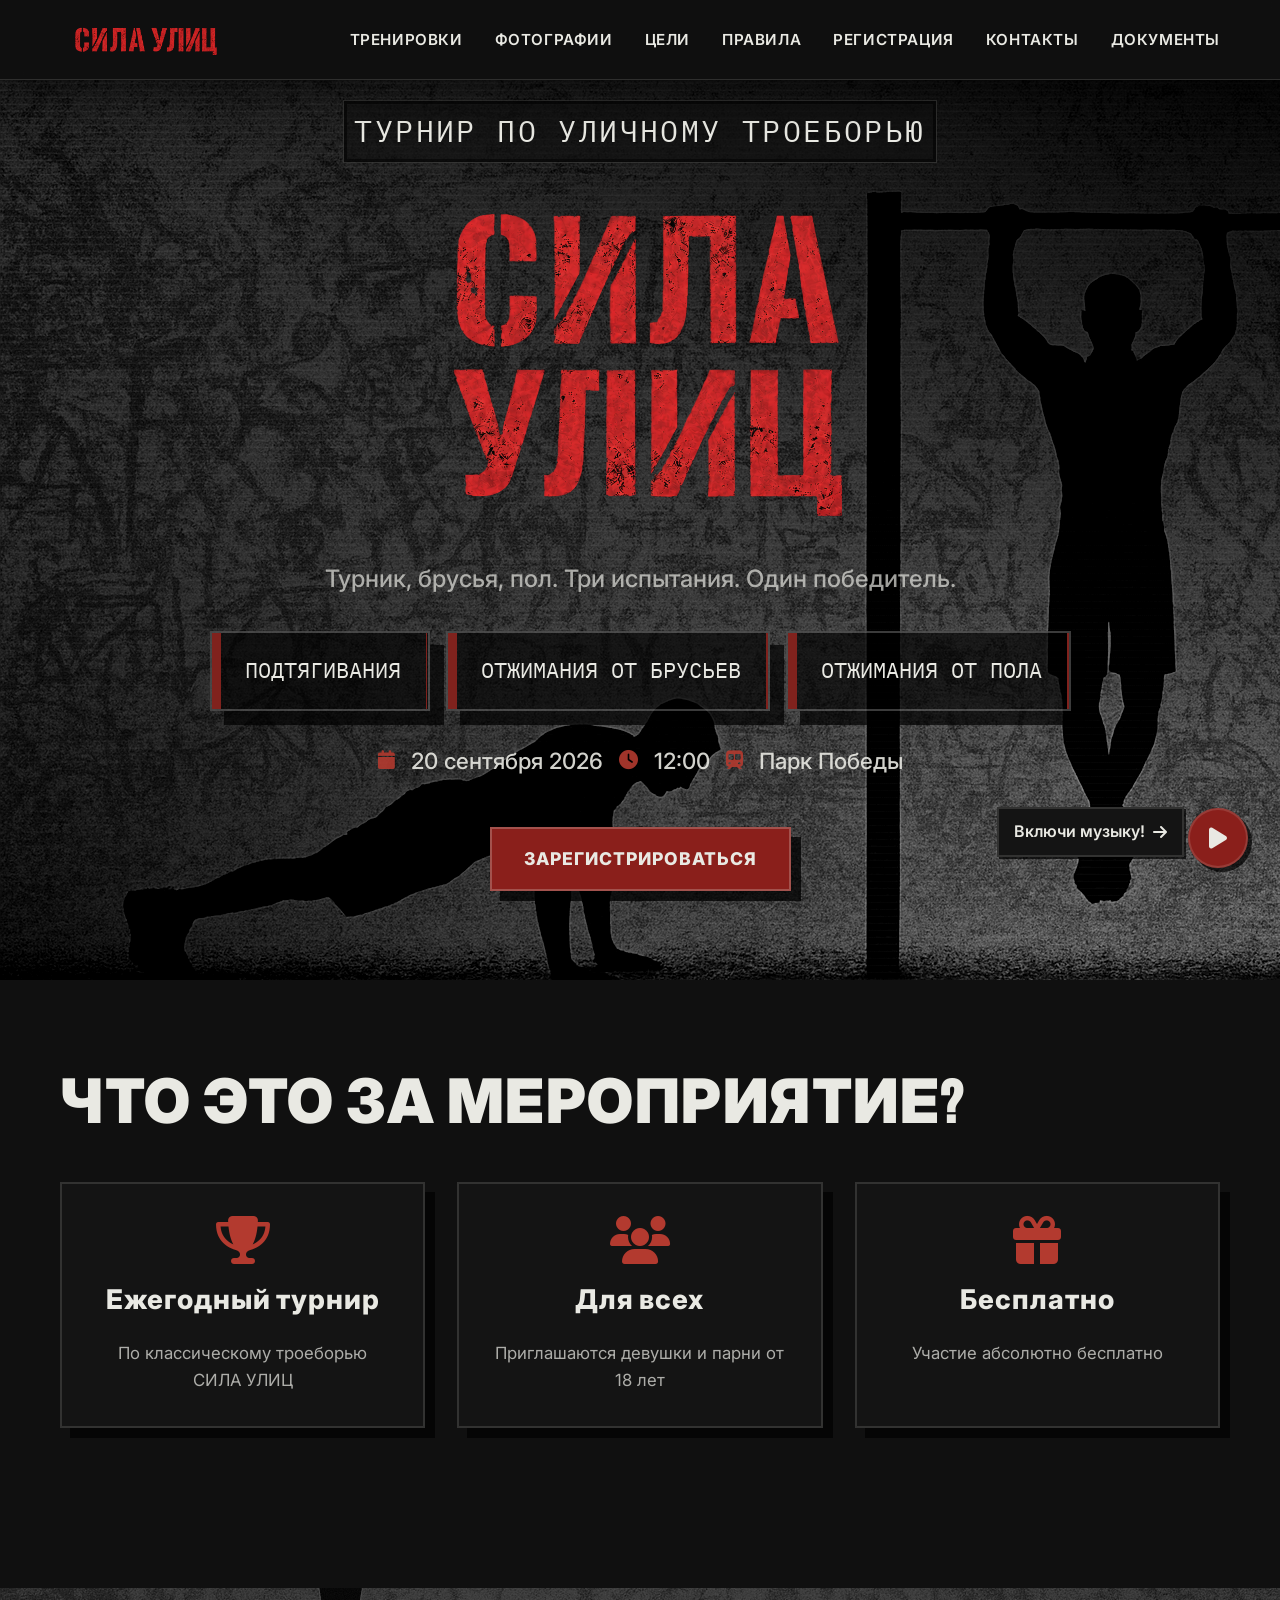
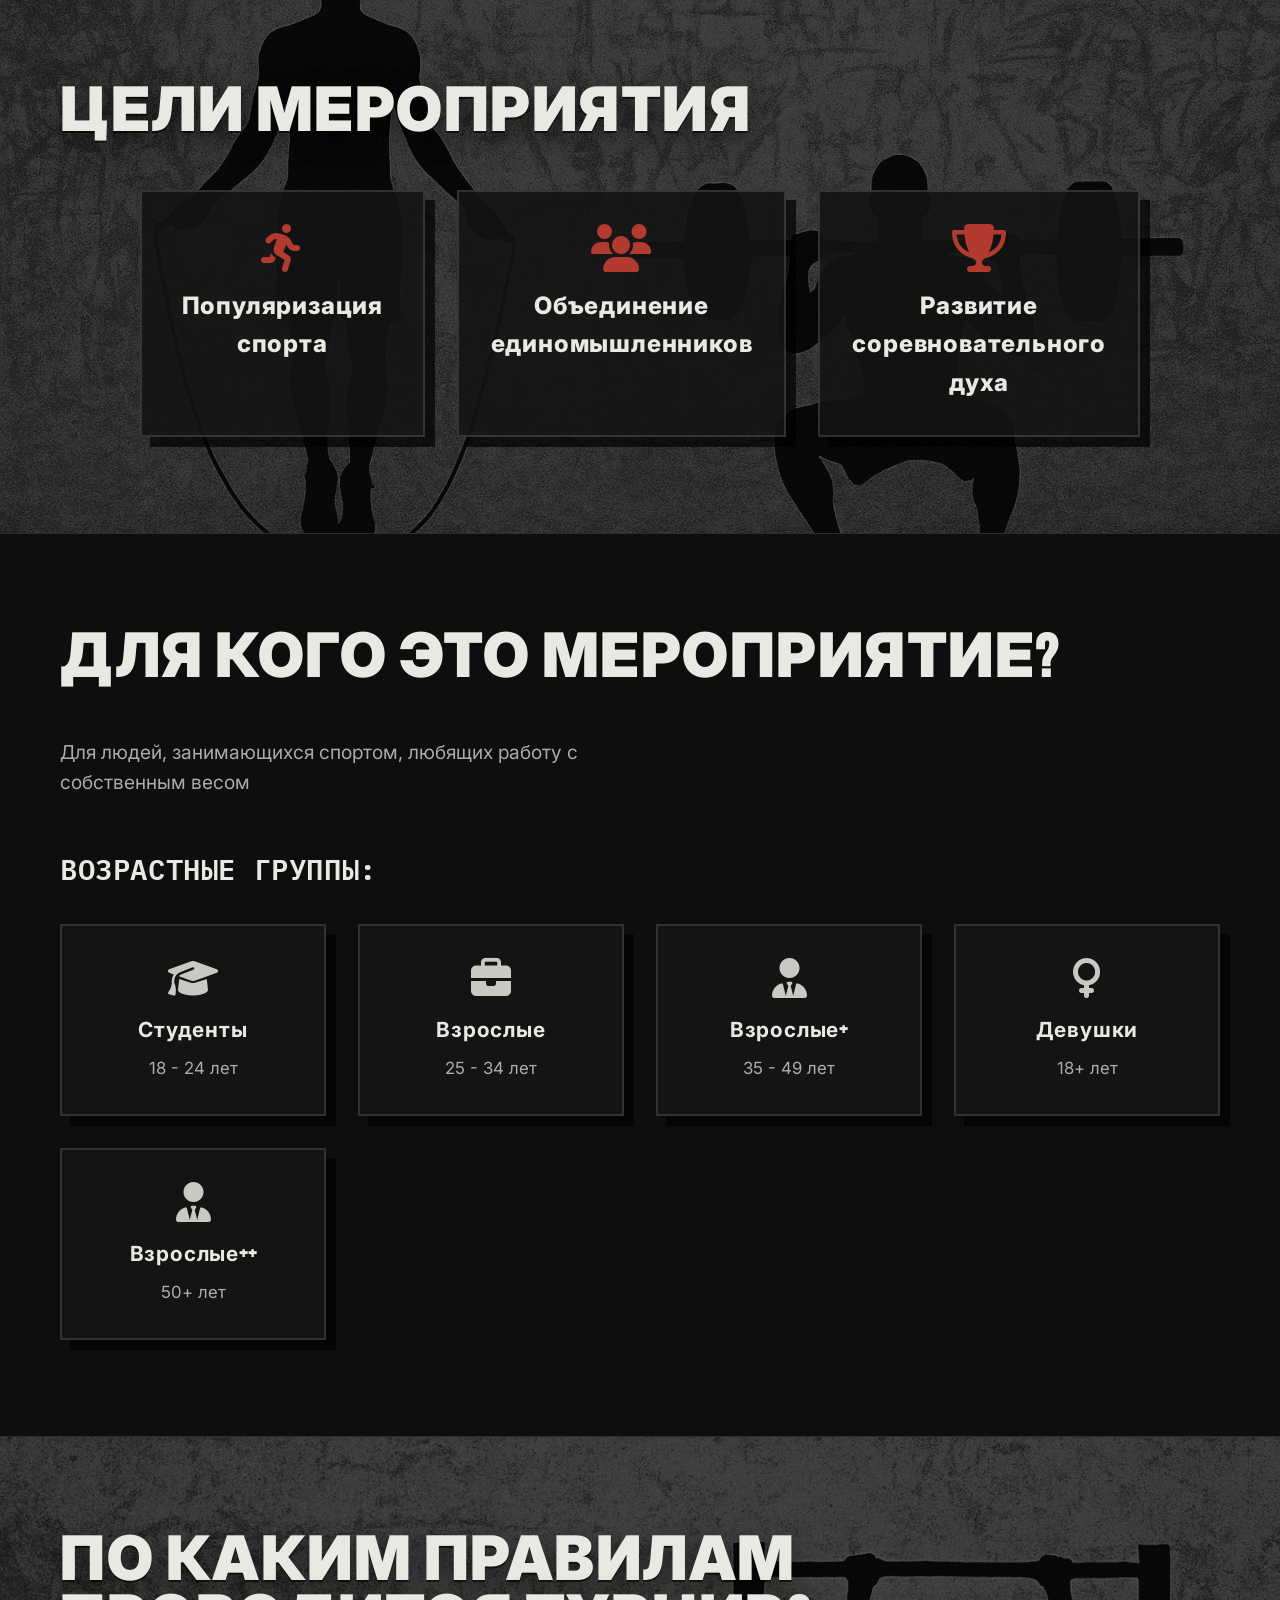
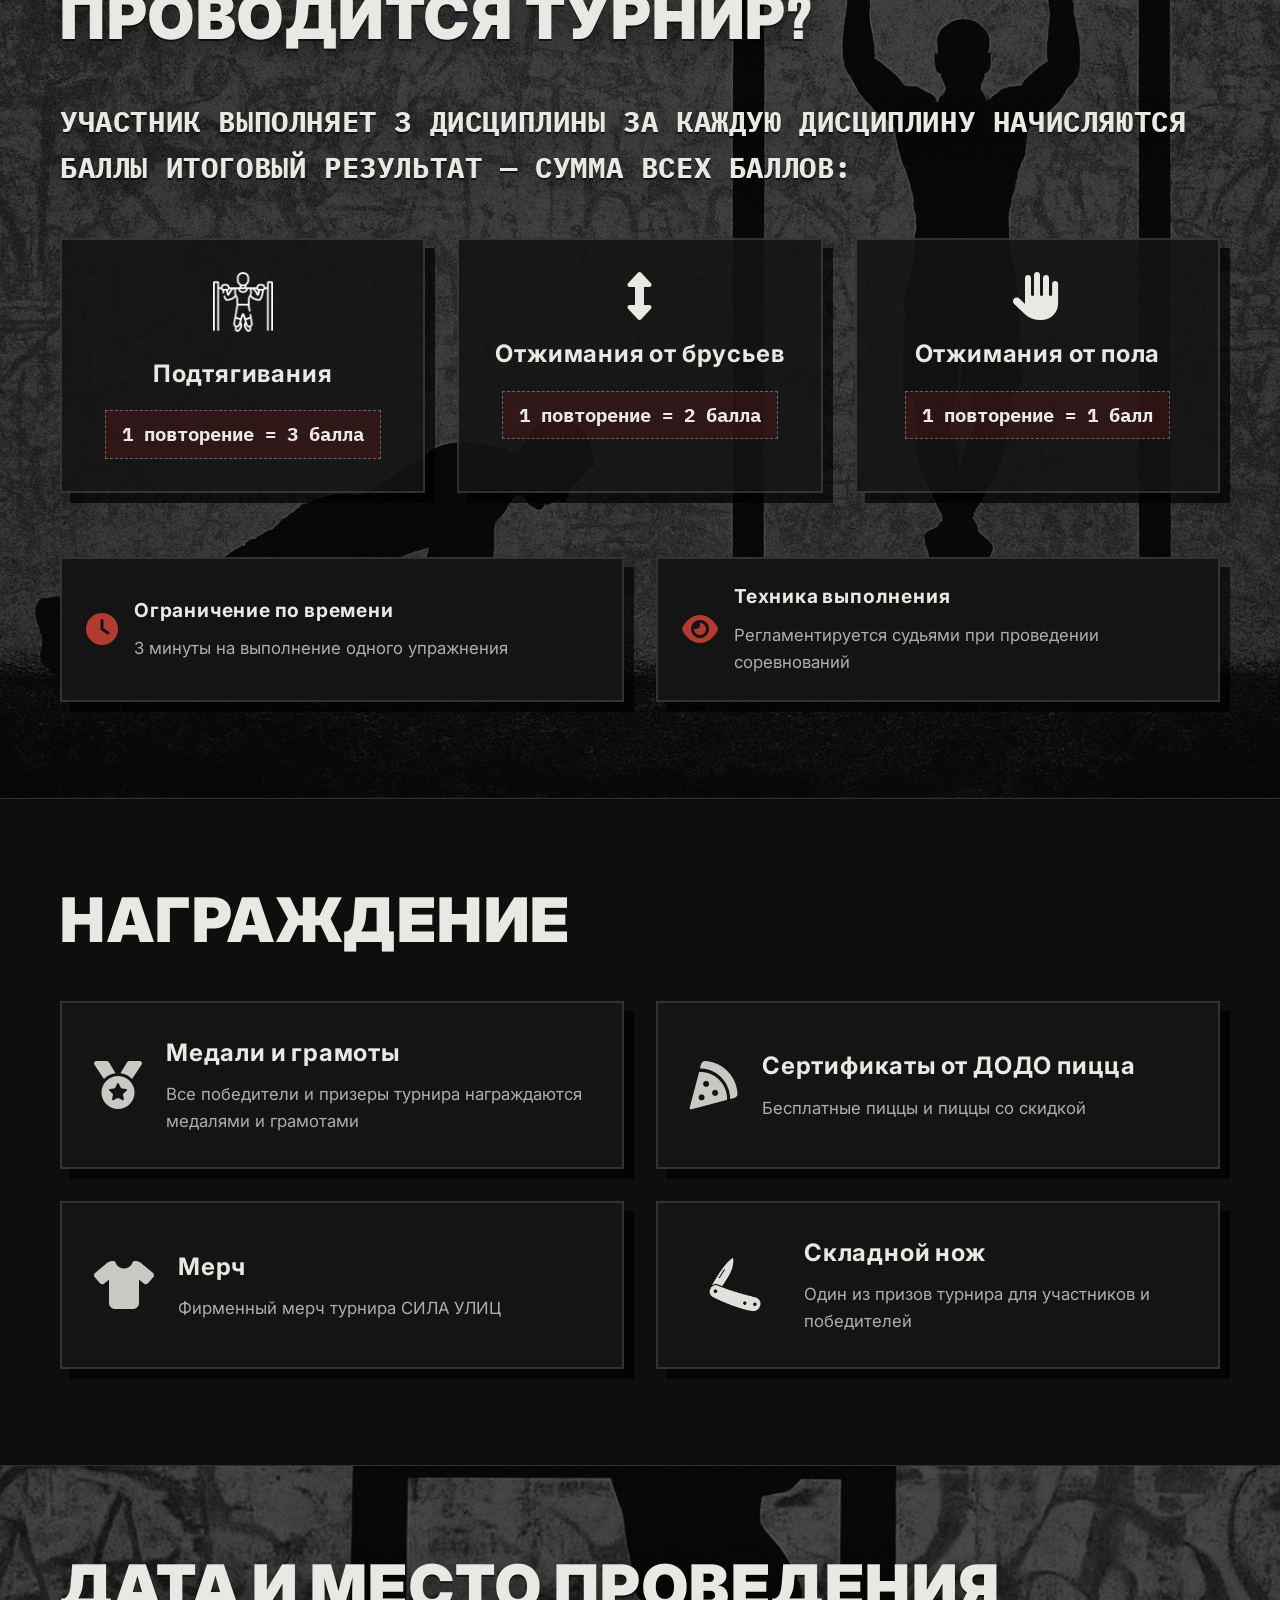
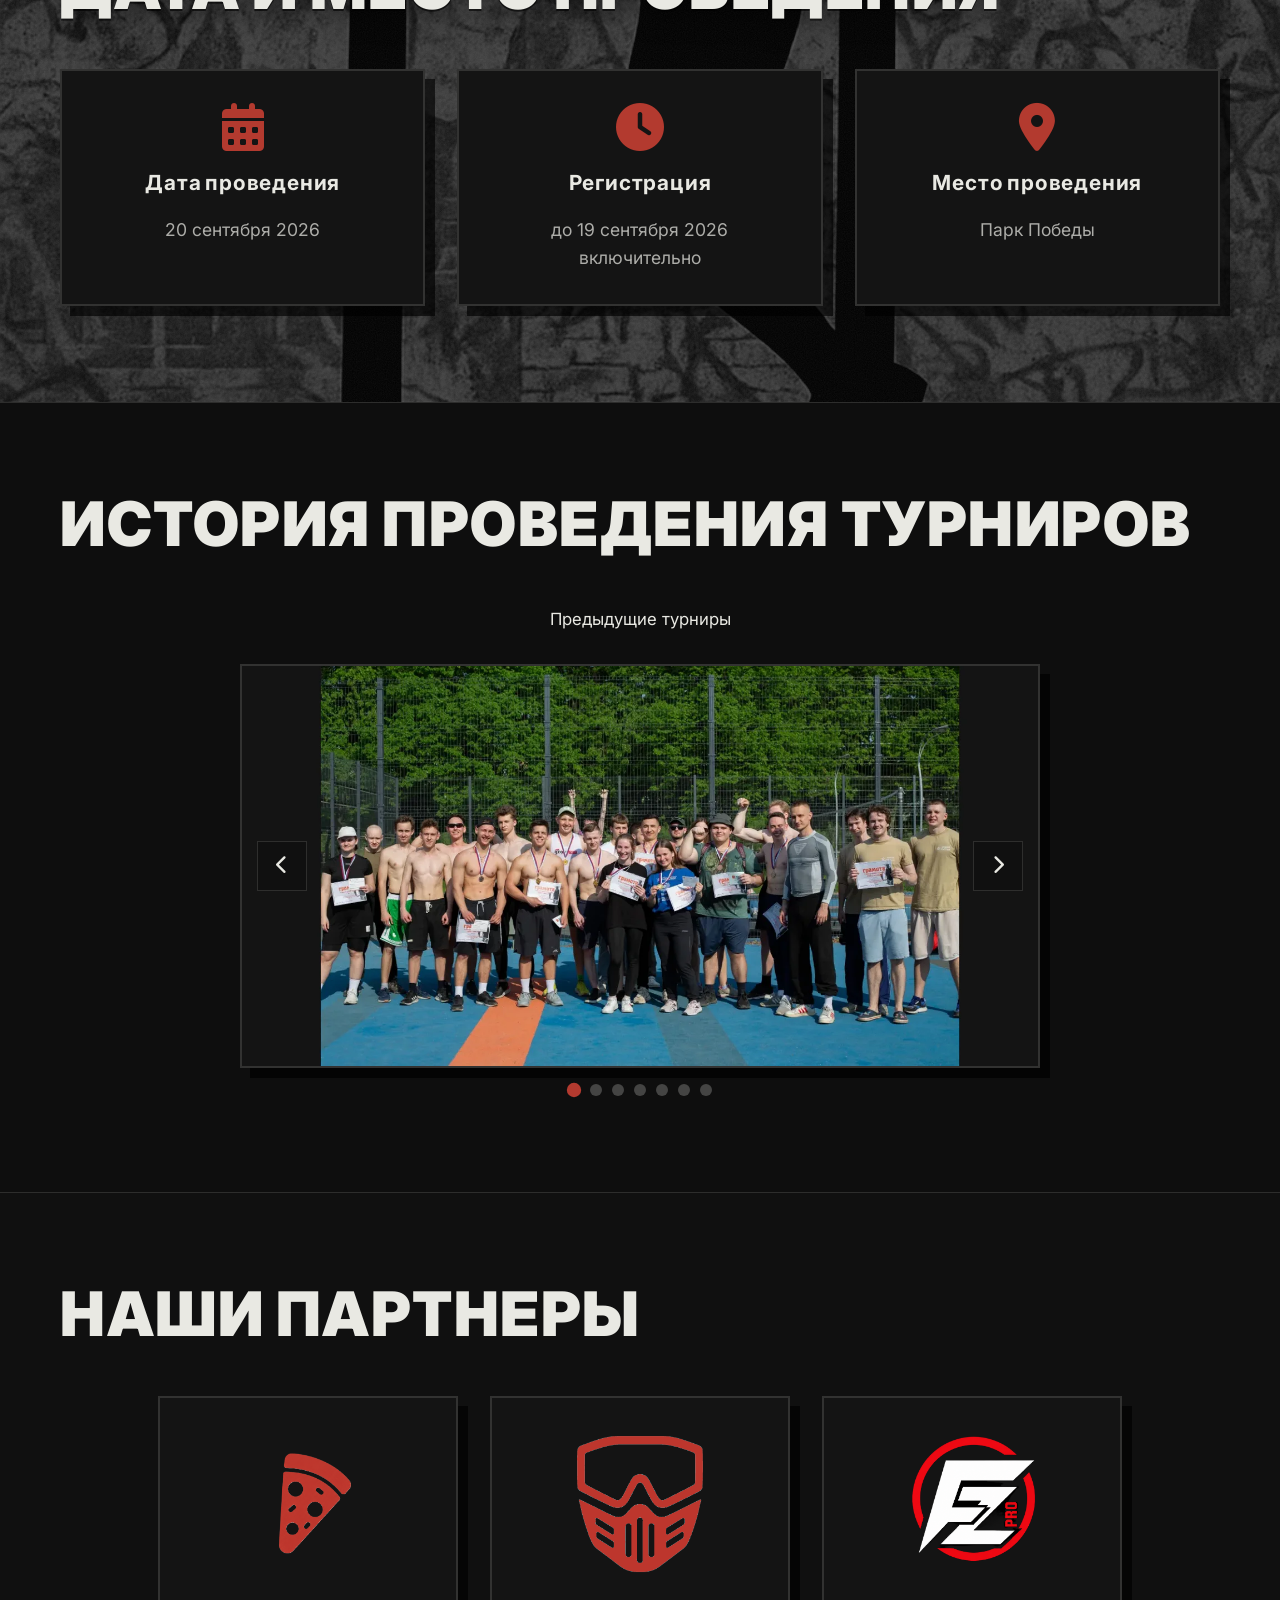
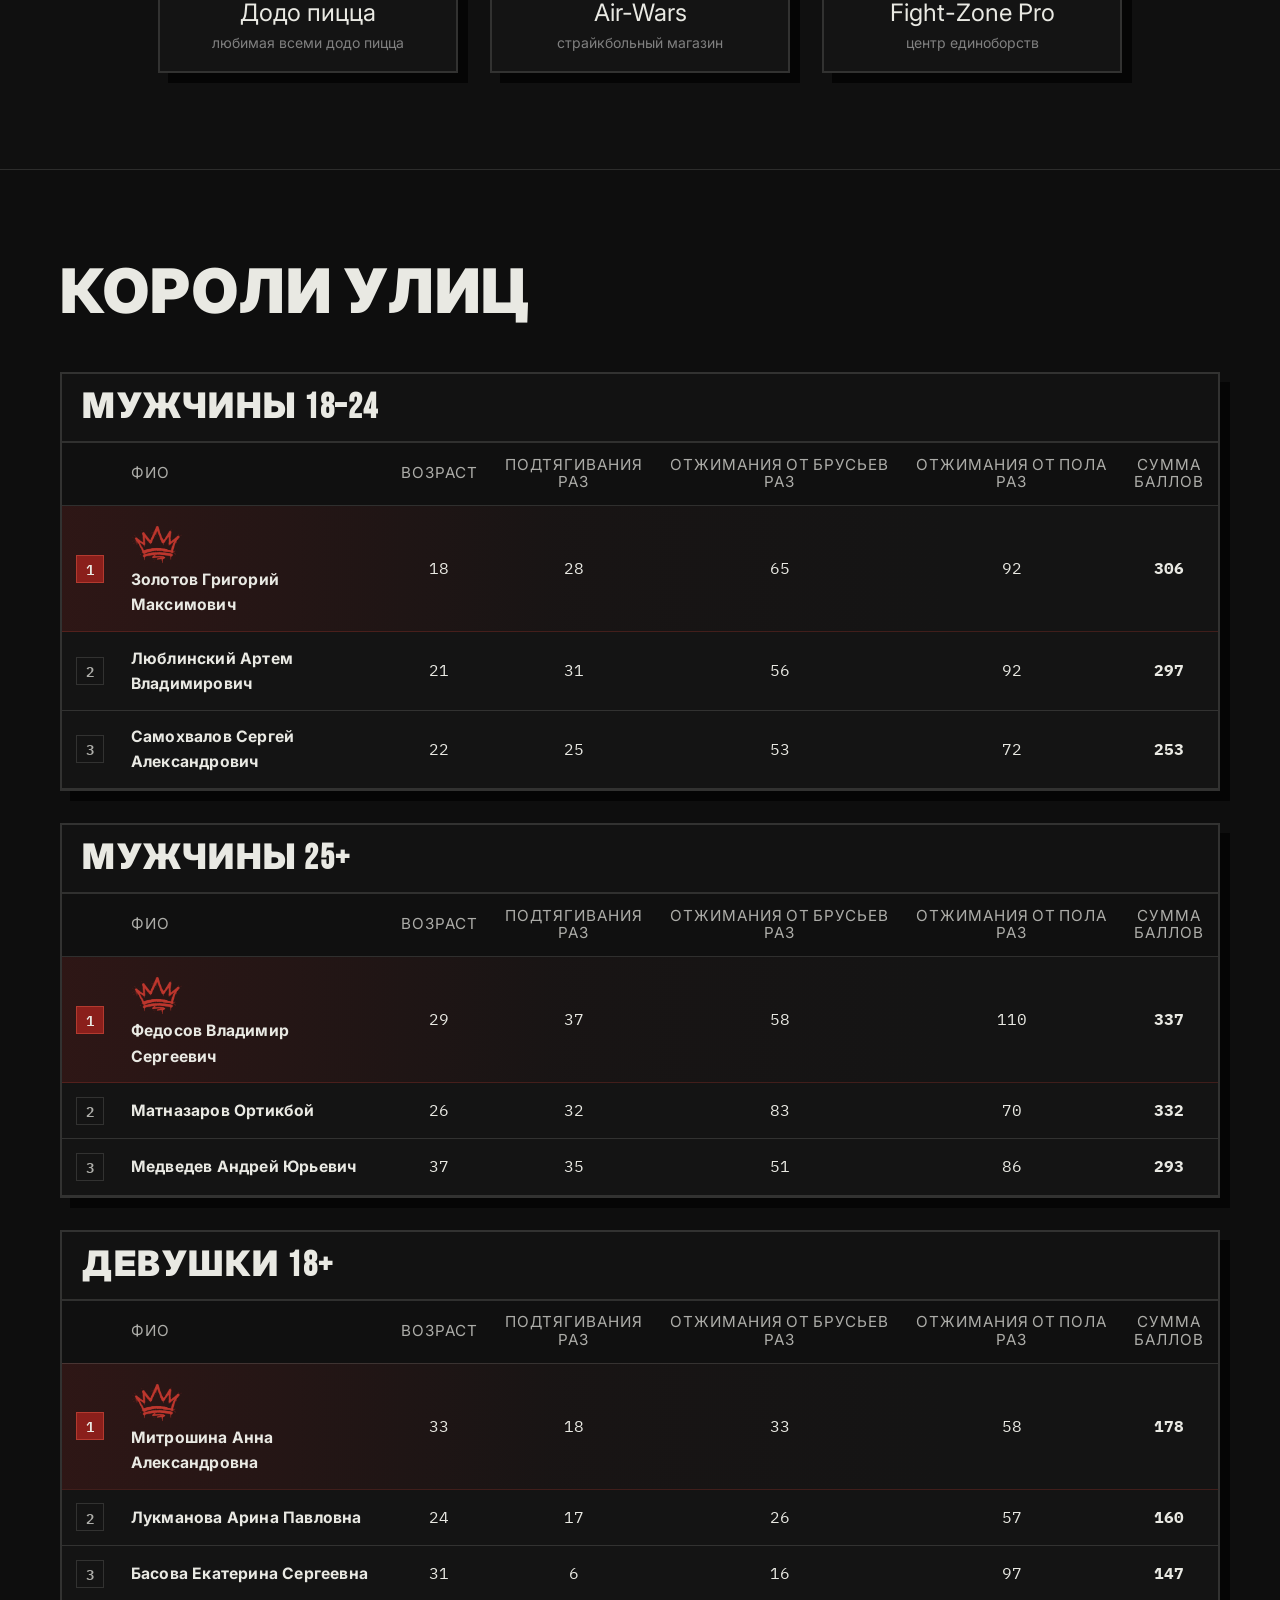
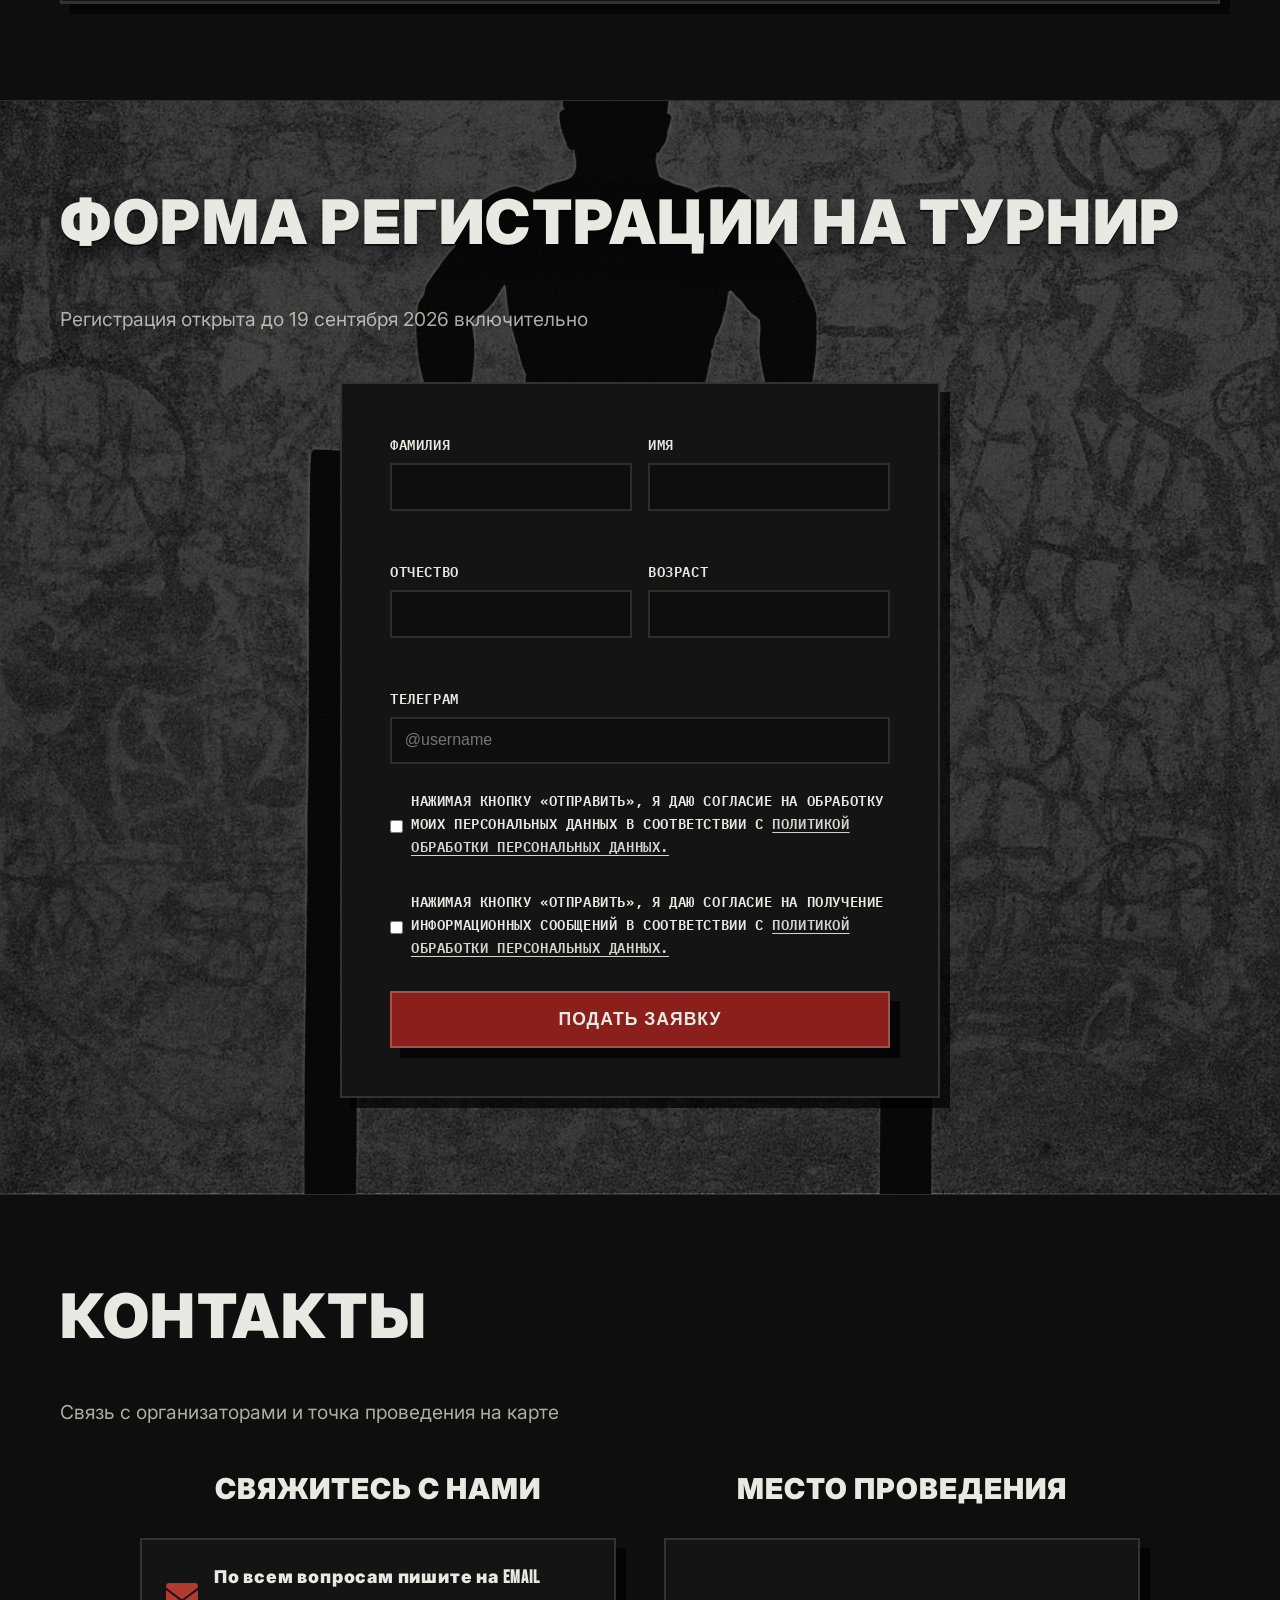
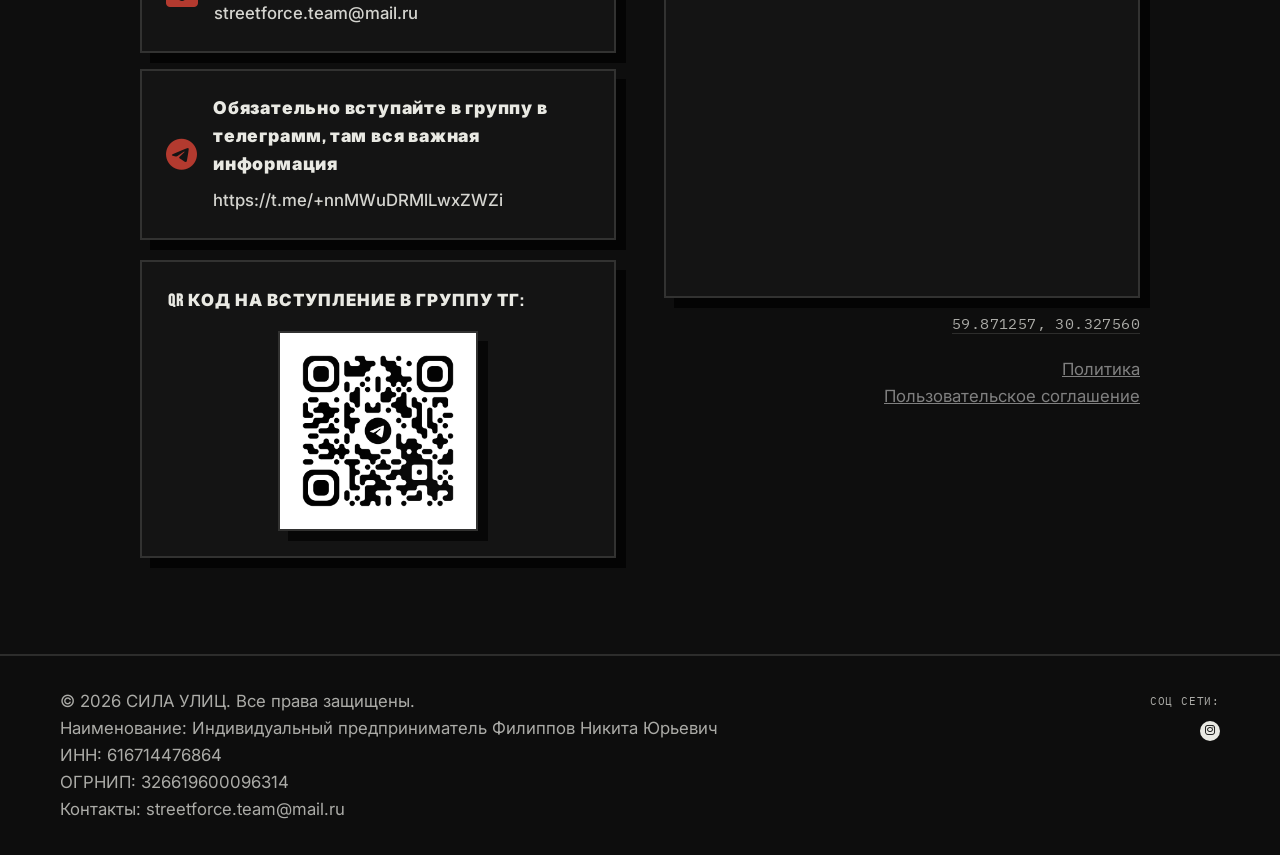
<file: index.html>
<!DOCTYPE html>
<html lang="ru">
<head>
    <meta charset="UTF-8">
    <meta name="viewport" content="width=device-width, initial-scale=1.0, maximum-scale=1.0, user-scalable=no">
    <title>СИЛА УЛИЦ - Турнир по классическому троеборью</title>
    <link rel="icon" type="image/png" sizes="32x32" href="images/logoSmall.png">
    <link rel="stylesheet" href="styles.css?v=20260911k">
    <link href="https://fonts.googleapis.com/css2?family=Bebas+Neue&family=IBM+Plex+Mono:wght@400;500;600&family=Inter:wght@400;500;600;700;800;900&display=swap" rel="stylesheet">
    <link rel="stylesheet" href="https://cdnjs.cloudflare.com/ajax/libs/font-awesome/6.4.0/css/all.min.css">
</head>
<body>
    <!-- Header -->
    <div class="header-phantom"></div>
    <header class="header">
        <nav class="nav">
            <div class="container">
                <div class="nav-brand">
                    <a href="/" aria-label="На главную"><img class="nav-logo" src="/images/logo.png" alt="СИЛА УЛИЦ"></a>
                </div>
                <ul class="nav-links">
                    <li><a href="/training">Тренировки</a></li>
                    <li><a href="/photos">Фотографии</a></li>
                    <li><a href="/#goals">Цели</a></li>
                    <li><a href="/#rules">Правила</a></li>
                    <li><a href="/#registration">Регистрация</a></li>
                    <li><a href="/#contacts">Контакты</a></li>
                    <li><a href="/#documents">Документы</a></li>
                </ul>
                <div class="nav-toggle">
                    <span></span>
                    <span></span>
                    <span></span>
                </div>
            </div>
        </nav>
    </header>

    <!-- Hero Section -->
    <section class="hero">
        <div class="hero-content">
            <div class="hero-kicker">ТУРНИР ПО УЛИЧНОМУ ТРОЕБОРЬЮ</div>
            <h1 class="hero-title hero-title-sila stencil-title"><img class="main-logo" src="images/logoSmall.png" alt="СИЛА УЛИЦ"></h1>
            <p class="hero-subtitle">Турник, брусья, пол. Три испытания. Один победитель.</p>
            <div class="hero-disciplines">
                <span class="discipline"><span>Подтягивания</span></span>
                <span class="discipline"><span>Отжимания от брусьев</span></span>
                <span class="discipline"><span>Отжимания от пола</span></span>
            </div>
            <div class="hero-date">
                <i class="fas fa-calendar"></i>
                <span>20 сентября 2026</span>
                <i class="fas fa-clock"></i>
                <span>12:00</span>
                <i class="fas fa-subway"></i>
                <span>Парк Победы</span>
            </div>
            <a href="#registration" class="cta-button">Зарегистрироваться</a>
        </div>
        <div class="hero-bg"></div>
    </section>

    <!-- About Section -->
    <section id="about" class="section">
        <div class="container">
            <h2 class="section-title">Что это за мероприятие?</h2>
            <div class="about-grid">
                <div class="about-card">
                    <i class="fas fa-trophy"></i>
                    <h3>Ежегодный турнир</h3>
                    <p>По классическому троеборью СИЛА УЛИЦ</p>
                </div>
                <div class="about-card">
                    <i class="fas fa-users"></i>
                    <h3>Для всех</h3>
                    <p>Приглашаются девушки и парни от 18 лет</p>
                </div>
                <div class="about-card">
                    <i class="fas fa-gift"></i>
                    <h3>Бесплатно</h3>
                    <p>Участие абсолютно бесплатно</p>
                </div>
            </div>
        </div>
    </section>

    <!-- Goals Section -->
    <section id="goals" class="section with-bg bg-sport">
        <div class="container">
            <h2 class="section-title">Цели мероприятия</h2>
            <div class="goals-content">
                <div class="goals-grid">
                    <div class="goal-card">
                        <i class="fas fa-running"></i>
                        <h3>Популяризация спорта</h3>
                    </div>
                    <div class="goal-card">
                        <i class="fas fa-users"></i>
                        <h3>Объединение единомышленников</h3>
                    </div>
                    <div class="goal-card">
                        <i class="fas fa-trophy"></i>
                        <h3>Развитие соревновательного духа</h3>
                    </div>
                </div>
            </div>
        </div>
    </section>

    <!-- Target Audience Section -->
    <section id="audience" class="section gray-bg">
        <div class="container">
            <h2 class="section-title">Для кого это мероприятие?</h2>
            <p class="section-subtitle">Для людей, занимающихся спортом, любящих работу с собственным весом</p>
            
            <div class="age-groups">
                <h3>Возрастные группы:</h3>
                <div class="groups-grid">
                    <div class="group-card">
                        <i class="fas fa-graduation-cap"></i>
                        <h4>Студенты</h4>
                        <p>18 - 24 лет</p>
                    </div>
                    <div class="group-card">
                        <i class="fas fa-briefcase"></i>
                        <h4>Взрослые</h4>
                        <p>25 - 34 лет</p>
                    </div>
                    <div class="group-card">
                        <i class="fas fa-user-tie"></i>
                        <h4>Взрослые+</h4>
                        <p>35 - 49 лет</p>
                    </div>
                    <div class="group-card">
                        <i class="fas fa-venus"></i>
                        <h4>Девушки</h4>
                        <p>18+ лет</p>
                    </div>
                    <div class="group-card">
                        <i class="fas fa-user-tie"></i>
                        <h4>Взрослые++</h4>
                        <p>50+ лет</p>
                    </div>
                </div>
            </div>
        </div>
    </section>

    <!-- Rules Section -->
    <section id="rules" class="section with-bg bg-pullups">
        <div class="container">
            <h2 class="section-title">По каким правилам проводится турнир?</h2>
            
            <div class="rules-content">
                <h3>УЧАСТНИК ВЫПОЛНЯЕТ 3 ДИСЦИПЛИНЫ ЗА КАЖДУЮ ДИСЦИПЛИНУ НАЧИСЛЯЮТСЯ БАЛЛЫ ИТОГОВЫЙ РЕЗУЛЬТАТ — СУММА ВСЕХ БАЛЛОВ:</h3>
                
                <div class="disciplines-grid">
                    <div class="discipline-card">
                        <img src="images/pull-up-bar.webp" alt="Подтягивания" class="discipline-icon">
                        <h4>Подтягивания</h4>
                        <div class="points">1 повторение = 3 балла</div>
                    </div>
                    <div class="discipline-card">
                        <i class="fas fa-arrows-alt-v"></i>
                        <h4>Отжимания от брусьев</h4>
                        <div class="points">1 повторение = 2 балла</div>
                    </div>
                    <div class="discipline-card">
                        <i class="fas fa-hand-paper"></i>
                        <h4>Отжимания от пола</h4>
                        <div class="points">1 повторение = 1 балл</div>
                    </div>
                </div>

                <div class="rules-details">
                    <div class="rule-item">
                        <i class="fas fa-clock"></i>
                        <div>
                            <h4>Ограничение по времени</h4>
                            <p>3 минуты на выполнение одного упражнения</p>
                        </div>
                    </div>
                    <div class="rule-item">
                        <i class="fas fa-eye"></i>
                        <div>
                            <h4>Техника выполнения</h4>
                            <p>Регламентируется судьями при проведении соревнований</p>
                        </div>
                    </div>
                </div>
            </div>
        </div>
    </section>

    <!-- Awards Section -->
    <section id="awards" class="section gray-bg">
        <div class="container">
            <h2 class="section-title">Награждение</h2>
            <div class="awards-content">
                <div class="award-item">
                    <i class="fas fa-medal"></i>
                    <div>
                        <h3>Медали и грамоты</h3>
                        <p>Все победители и призеры турнира награждаются медалями и грамотами</p>
                    </div>
                </div>
                <div class="award-item">
                    <i class="fas fa-pizza-slice"></i>
                    <div>
                        <h3>Сертификаты от ДОДО пицца</h3>
                        <p>Бесплатные пиццы и пиццы со скидкой</p>
                    </div>
                </div>
                <div class="award-item">
                    <i class="fas fa-shirt"></i>
                    <div>
                        <h3>Мерч</h3>
                        <p>Фирменный мерч турнира СИЛА УЛИЦ</p>
                    </div>
                </div>
                <div class="award-item">
                    <i class="fas fa-knife"></i>
                    <div>
                        <h3>Складной нож</h3>
                        <p>Один из призов турнира для участников и победителей</p>
                    </div>
                </div>
            </div>
        </div>
    </section>

    <!-- Event Info Section -->
    <section id="event-info" class="section with-bg bg-pushups">
        <div class="container">
            <h2 class="section-title">Дата и место проведения</h2>
            <div class="event-info-grid">
                <div class="info-card">
                    <i class="fas fa-calendar-alt"></i>
                    <h3>Дата проведения</h3>
                    <p>20 сентября 2026</p>
                </div>
                <div class="info-card">
                    <i class="fas fa-clock"></i>
                    <h3>Регистрация</h3>
                    <p>до 19 сентября 2026 включительно</p>
                </div>
                <div class="info-card">
                    <i class="fas fa-map-marker-alt"></i>
                    <h3>Место проведения</h3>
                    <p>Парк Победы</p>
                </div>
            </div>
        </div>
    </section>

    <!-- History Section -->
    <section id="history" class="section gray-bg">
        <div class="container">
            <h2 class="section-title">История проведения турниров</h2>
            <div class="history-content">
                <p>Предыдущие турниры</p>
                <div class="carousel-container">
                    <div class="carousel-wrapper">
                        <div class="carousel-track" id="carouselTrack">
                            <div class="carousel-slide">
                                <img src="images/1.webp" alt="Турнир 2024" class="carousel-img">
                            </div>
                            <div class="carousel-slide">
                                <img src="images/6.webp" alt="Участники турнира с наградами" class="carousel-img">
                            </div>
                            <div class="carousel-slide carousel-slide--video" data-rutube="10161363abff6031eccc1a99455b355e">
                                <div class="carousel-video" id="carouselVideo">
                                    <img src="images/highlight.webp" alt="Хайлайт турнира СИЛА УЛИЦ" class="carousel-poster">
                                    <button type="button" class="carousel-video-play" aria-label="Смотреть хайлайт турнира">
                                        <i class="fas fa-play"></i>
                                    </button>
                                </div>
                            </div>
                            <div class="carousel-slide">
                                <img src="images/2.webp" alt="Турнир 2024" class="carousel-img">
                            </div>
                            <div class="carousel-slide">
                                <img src="images/3.webp" alt="Турнир 2024" class="carousel-img">
                            </div>
                            <div class="carousel-slide">
                                <img src="images/4.webp" alt="Турнир 2024" class="carousel-img">
                            </div>
                            <div class="carousel-slide">
                                <img src="images/5.webp" alt="Турнир 2024" class="carousel-img">
                            </div>
                        </div>
                        <button class="carousel-btn carousel-prev" id="prevBtn">
                            <i class="fas fa-chevron-left"></i>
                        </button>
                        <button class="carousel-btn carousel-next" id="nextBtn">
                            <i class="fas fa-chevron-right"></i>
                        </button>
                    </div>
                    <div class="carousel-indicators" id="carouselIndicators">
                        <span class="indicator active" data-slide="0"></span>
                        <span class="indicator" data-slide="1"></span>
                        <span class="indicator" data-slide="2"></span>
                        <span class="indicator" data-slide="3"></span>
                        <span class="indicator" data-slide="4"></span>
                        <span class="indicator" data-slide="5"></span>
                        <span class="indicator" data-slide="6"></span>
                    </div>
                </div>
            </div>
        </div>
    </section>

    <!-- Partners Section -->
    <section id="partners" class="section">
        <div class="container">
            <h2 class="section-title">Наши партнеры</h2>
            <div class="partners-content">
                <a class="partner-logo" href="https://dodopizza.ru/" target="_blank" rel="noopener noreferrer">
                    <img src="images/pizza.png" alt="Додо пицца" class="partner-img">
                    <p class="partner-name">Додо пицца</p>
                    <p class="partner-desc">любимая всеми додо пицца</p>
                </a>
                <a class="partner-logo" href="https://air-wars.ru/" target="_blank" rel="noopener noreferrer">
                    <img src="images/mask.png" alt="Air-Wars" class="partner-img">
                    <p class="partner-name">Air-Wars</p>
                    <p class="partner-desc">страйкбольный магазин</p>
                </a>
                <a class="partner-logo" href="https://fight-zone.pro/" target="_blank" rel="noopener noreferrer">
                    <img src="images/sponsor3.png" alt="Fight-Zone Pro" class="partner-img">
                    <p class="partner-name">Fight-Zone Pro</p>
                    <p class="partner-desc">центр единоборств</p>
                </a>
            </div>
        </div>
    </section>

    <!-- Kings Section -->
    <section id="kings" class="section gray-bg">
        <div class="container">
            <h2 class="section-title">Короли улиц</h2>

            <div class="kings-boards">
                <article class="kings-board">
                    <h3 class="kings-board-title">Мужчины 18–24</h3>
                    <div class="kings-table-wrap">
                        <table class="kings-table">
                            <thead>
                                <tr>
                                    <th scope="col" class="kings-col-place"><span class="visually-hidden">Место</span></th>
                                    <th scope="col">ФИО</th>
                                    <th scope="col">Возраст</th>
                                    <th scope="col">Подтягивания<br>раз</th>
                                    <th scope="col">Отжимания от брусьев<br>раз</th>
                                    <th scope="col">Отжимания от пола<br>раз</th>
                                    <th scope="col">Сумма<br>баллов</th>
                                </tr>
                            </thead>
                            <tbody>
                                <tr class="kings-row kings-row--first">
                                    <td data-label="Место" class="kings-col-place"><span class="kings-place">1</span></td>
                                    <td data-label="ФИО">
                                        <div class="kings-name kings-name--first">
                                            <img class="kings-crown" src="images/crown.png" width="52" height="42" alt="">
                                            <span>Золотов Григорий Максимович</span>
                                        </div>
                                    </td>
                                    <td data-label="Возраст">18</td>
                                    <td data-label="Подтягивания, раз">28</td>
                                    <td data-label="Отжимания от брусьев, раз">65</td>
                                    <td data-label="Отжимания от пола, раз">92</td>
                                    <td data-label="Сумма баллов" class="kings-total">306</td>
                                </tr>
                                <tr class="kings-row">
                                    <td data-label="Место" class="kings-col-place"><span class="kings-place">2</span></td>
                                    <td data-label="ФИО"><span class="kings-name">Люблинский Артем Владимирович</span></td>
                                    <td data-label="Возраст">21</td>
                                    <td data-label="Подтягивания, раз">31</td>
                                    <td data-label="Отжимания от брусьев, раз">56</td>
                                    <td data-label="Отжимания от пола, раз">92</td>
                                    <td data-label="Сумма баллов" class="kings-total">297</td>
                                </tr>
                                <tr class="kings-row">
                                    <td data-label="Место" class="kings-col-place"><span class="kings-place">3</span></td>
                                    <td data-label="ФИО"><span class="kings-name">Самохвалов Сергей Александрович</span></td>
                                    <td data-label="Возраст">22</td>
                                    <td data-label="Подтягивания, раз">25</td>
                                    <td data-label="Отжимания от брусьев, раз">53</td>
                                    <td data-label="Отжимания от пола, раз">72</td>
                                    <td data-label="Сумма баллов" class="kings-total">253</td>
                                </tr>
                            </tbody>
                        </table>
                    </div>
                </article>

                <article class="kings-board">
                    <h3 class="kings-board-title">Мужчины 25+</h3>
                    <div class="kings-table-wrap">
                        <table class="kings-table">
                            <thead>
                                <tr>
                                    <th scope="col" class="kings-col-place"><span class="visually-hidden">Место</span></th>
                                    <th scope="col">ФИО</th>
                                    <th scope="col">Возраст</th>
                                    <th scope="col">Подтягивания<br>раз</th>
                                    <th scope="col">Отжимания от брусьев<br>раз</th>
                                    <th scope="col">Отжимания от пола<br>раз</th>
                                    <th scope="col">Сумма<br>баллов</th>
                                </tr>
                            </thead>
                            <tbody>
                                <tr class="kings-row kings-row--first">
                                    <td data-label="Место" class="kings-col-place"><span class="kings-place">1</span></td>
                                    <td data-label="ФИО">
                                        <div class="kings-name kings-name--first">
                                            <img class="kings-crown" src="images/crown.png" width="52" height="42" alt="">
                                            <span>Федосов Владимир Сергеевич</span>
                                        </div>
                                    </td>
                                    <td data-label="Возраст">29</td>
                                    <td data-label="Подтягивания, раз">37</td>
                                    <td data-label="Отжимания от брусьев, раз">58</td>
                                    <td data-label="Отжимания от пола, раз">110</td>
                                    <td data-label="Сумма баллов" class="kings-total">337</td>
                                </tr>
                                <tr class="kings-row">
                                    <td data-label="Место" class="kings-col-place"><span class="kings-place">2</span></td>
                                    <td data-label="ФИО"><span class="kings-name">Матназаров Ортикбой</span></td>
                                    <td data-label="Возраст">26</td>
                                    <td data-label="Подтягивания, раз">32</td>
                                    <td data-label="Отжимания от брусьев, раз">83</td>
                                    <td data-label="Отжимания от пола, раз">70</td>
                                    <td data-label="Сумма баллов" class="kings-total">332</td>
                                </tr>
                                <tr class="kings-row">
                                    <td data-label="Место" class="kings-col-place"><span class="kings-place">3</span></td>
                                    <td data-label="ФИО"><span class="kings-name">Медведев Андрей Юрьевич</span></td>
                                    <td data-label="Возраст">37</td>
                                    <td data-label="Подтягивания, раз">35</td>
                                    <td data-label="Отжимания от брусьев, раз">51</td>
                                    <td data-label="Отжимания от пола, раз">86</td>
                                    <td data-label="Сумма баллов" class="kings-total">293</td>
                                </tr>
                            </tbody>
                        </table>
                    </div>
                </article>

                <article class="kings-board">
                    <h3 class="kings-board-title">Девушки 18+</h3>
                    <div class="kings-table-wrap">
                        <table class="kings-table">
                            <thead>
                                <tr>
                                    <th scope="col" class="kings-col-place"><span class="visually-hidden">Место</span></th>
                                    <th scope="col">ФИО</th>
                                    <th scope="col">Возраст</th>
                                    <th scope="col">Подтягивания<br>раз</th>
                                    <th scope="col">Отжимания от брусьев<br>раз</th>
                                    <th scope="col">Отжимания от пола<br>раз</th>
                                    <th scope="col">Сумма<br>баллов</th>
                                </tr>
                            </thead>
                            <tbody>
                                <tr class="kings-row kings-row--first">
                                    <td data-label="Место" class="kings-col-place"><span class="kings-place">1</span></td>
                                    <td data-label="ФИО">
                                        <div class="kings-name kings-name--first">
                                            <img class="kings-crown" src="images/crown.png" width="52" height="42" alt="">
                                            <span>Митрошина Анна Александровна</span>
                                        </div>
                                    </td>
                                    <td data-label="Возраст">33</td>
                                    <td data-label="Подтягивания, раз">18</td>
                                    <td data-label="Отжимания от брусьев, раз">33</td>
                                    <td data-label="Отжимания от пола, раз">58</td>
                                    <td data-label="Сумма баллов" class="kings-total">178</td>
                                </tr>
                                <tr class="kings-row">
                                    <td data-label="Место" class="kings-col-place"><span class="kings-place">2</span></td>
                                    <td data-label="ФИО"><span class="kings-name">Лукманова Арина Павловна</span></td>
                                    <td data-label="Возраст">24</td>
                                    <td data-label="Подтягивания, раз">17</td>
                                    <td data-label="Отжимания от брусьев, раз">26</td>
                                    <td data-label="Отжимания от пола, раз">57</td>
                                    <td data-label="Сумма баллов" class="kings-total">160</td>
                                </tr>
                                <tr class="kings-row">
                                    <td data-label="Место" class="kings-col-place"><span class="kings-place">3</span></td>
                                    <td data-label="ФИО"><span class="kings-name">Басова Екатерина Сергеевна</span></td>
                                    <td data-label="Возраст">31</td>
                                    <td data-label="Подтягивания, раз">6</td>
                                    <td data-label="Отжимания от брусьев, раз">16</td>
                                    <td data-label="Отжимания от пола, раз">97</td>
                                    <td data-label="Сумма баллов" class="kings-total">147</td>
                                </tr>
                            </tbody>
                        </table>
                    </div>
                </article>
            </div>
        </div>
    </section>

    <!-- Registration Section -->
    <section id="registration" class="section with-bg bg-dips">
        <div class="container">
            <h2 class="section-title" id="registration-title">Форма регистрации на турнир</h2>
            <p class="section-subtitle" id="registration-subtitle">Регистрация открыта до 19 сентября 2026 включительно</p>

            <!-- Скрыто временно: сообщение о прошедшем летнем турнире -->
            <div class="registration-cta" style="display: none;" hidden>
                <div class="registration-cta-panel">
                    <p class="registration-cta-headline">Летний турнир уже прошёл</p>
                    <p class="registration-cta-sub">
                        Следующее мероприятие планируется на <span class="registration-cta-date">15&nbsp;сентября</span>
                    </p>
                    <p class="registration-cta-text">
                        Вступай в диалог в Telegram — следи за новостями, тренируйся вместе с нами и общайся в нашем чате.
                    </p>
                    <div class="registration-cta-action">
                        <img class="group-qr" src="images/group-qr.webp" alt="QR Телеграм">
                        <a href="https://t.me/+nnMWuDRMlLwxZWZi" target="_blank" rel="noopener noreferrer" class="cta-button">Перейти в Telegram</a>
                    </div>
                </div>
            </div>

            <form class="registration-form" id="registration-form">
                <div class="form-row">
                    <div class="form-group">
                        <label for="surname">Фамилия</label>
                        <input type="text" id="surname" name="surname" required>
                    </div>
                    <div class="form-group">
                        <label for="name">Имя</label>
                        <input type="text" id="name" name="name" required>
                    </div>
                </div>
                <div class="form-row">
                    <div class="form-group">
                        <label for="patronymic">Отчество</label>
                        <input type="text" id="patronymic" name="patronymic">
                    </div>
                    <div class="form-group">
                        <label for="age">Возраст</label>
                        <input type="number" id="age" name="age" min="18" required>
                    </div>
                </div>
                <div class="form-group">
                    <label for="telegram">Телеграм</label>
                    <input type="text" id="telegram" name="telegram" placeholder="@username" required>
                </div>
                <div class="form-group checkbox-group">
                    <input type="checkbox" id="privacy" name="privacy" required>
                    <label for="privacy">Нажимая кнопку «Отправить», я даю согласие на обработку моих персональных данных в соответствии с <a href="agreement1.docx" style="text-decoration: underline;">Политикой обработки персональных данных.</a></label>
                </div>
                <div class="form-group checkbox-group">
                    <input type="checkbox" id="privacy-messages" name="privacy-messages" required>
                    <label for="privacy-messages">Нажимая кнопку «Отправить», я даю согласие НА ПОЛУЧЕНИЕ ИНФОРМАЦИОННЫХ СООБЩЕНИЙ в соответствии с <a href="agreement2.docx" style="text-decoration: underline;">Политикой обработки персональных данных.</a></label>
                </div>
                <button type="submit" class="submit-button">Подать заявку</button>
            </form>
            <div id="registration-success" style="display: none; text-align: center; padding: 40px 0; text-transform: uppercase;">
                <h3 style="font-size: 1.5rem; margin-bottom: 20px;">ЗАЯВКА УСПЕШНО ОТПРАВЛЕНА!</h3>
                <div id="registration-telegram-block">
                    <p style="margin-bottom: 20px; font-weight: bold;"><span style="color: var(--accent);">ОБЯЗАТЕЛЬНО ВСТУПАЙТЕ</span> В ДИАЛОГ В ТЕЛЕГРАММ, ТАМ ВСЕ ПОДРОБНОСТИ О ТУРНИРЕ, ВРЕМЯ ПРОВЕДЕНИЯ ИМЕННО ВАШЕЙ ГРУППЫ И МНОГОЕ ДРУГОЕ:</p>
                    <img src="images/group-qr.webp" alt="QR Телеграм" style="max-width: 250px; border-radius: 10px; margin-bottom: 30px;">
                    <br>
                    <a href="https://t.me/+nnMWuDRMlLwxZWZi" target="_blank" class="cta-button" id="registration-telegram-cta" style="display: inline-block;">ПЕРЕЙТИ В TELEGRAM</a>
                </div>
            </div>
        </div>
    </section>

    <!-- Contacts Section -->
    <section id="contacts" class="section gray-bg">
        <div class="container">
            <h2 class="section-title">Контакты</h2>
            <p class="section-subtitle">Связь с организаторами и точка проведения на карте</p>

            <div class="contacts-layout">
                <div class="contacts-info">
                    <h3>Свяжитесь с нами</h3>

                    <div class="contact-item">
                        <i class="fas fa-envelope"></i>
                        <div>
                            <h4>По всем вопросам пишите на Email</h4>
                            <a href="mailto:streetforce.team@mail.ru">streetforce.team@mail.ru</a>
                        </div>
                    </div>

                    <div class="contact-item">
                        <i class="fab fa-telegram"></i>
                        <div>
                            <h4>Обязательно вступайте в группу в телеграмм, там вся важная информация</h4>
                            <a href="https://t.me/+nnMWuDRMlLwxZWZi" target="_blank" rel="noopener noreferrer">https://t.me/+nnMWuDRMlLwxZWZi</a>
                        </div>
                    </div>

                    <div class="social-card">
                        <div class="social-card-title">QR код на вступление в группу тг:</div>
                        <div class="social-card-content">
                            <img class="group-qr" src="images/group-qr.webp" alt="группа qr">
                        </div>
                    </div>
                </div>

                <div class="contacts-map">
                    <h3>Место проведения</h3>
                    <div
                        class="map-container"
                        data-src="https://yandex.ru/map-widget/v1/?ll=30.327560%2C59.871257&amp;z=16&amp;pt=30.327560,59.871257,pm2rdm">
                    </div>
                    <p class="map-coords">
                        <a href="https://yandex.ru/maps/?ll=30.327560%2C59.871257&amp;z=16&amp;pt=30.327560,59.871257" target="_blank" rel="noopener noreferrer">59.871257, 30.327560</a>
                    </p>
                    <div id="documents" class="contacts-docs">
                        <p>
                            <a style="color: gray !important;" href="politics.docx">Политика</a>
                        </p>
                        <p>
                            <a style="color: gray !important;" href="user-agreement.docx">Пользовательское соглашение</a>
                        </p>
                    </div>
                </div>
            </div>
        </div>
    </section>

    <!-- Footer -->
    <footer class="footer">
        <div class="container">
            <div class="footer-copy">
                <div class="footer-legal">
                    <p>&copy; 2026 СИЛА УЛИЦ. Все права защищены.</p>
                    <p>Наименование: Индивидуальный предприниматель Филиппов Никита Юрьевич</p>
                    <p>ИНН: 616714476864</p>
                    <p>ОГРНИП: 326619600096314</p>
                    <p>Контакты: streetforce.team@mail.ru</p>
                </div>
                <div class="footer-socials">
                    <span class="footer-socials-label">соц сети:</span>
                    <a class="footer-social" href="https://www.instagram.com/sila.ulic/" target="_blank" rel="noopener noreferrer" aria-label="Instagram СИЛА УЛИЦ">
                        <i class="fab fa-instagram" aria-hidden="true"></i>
                    </a>
                </div>
            </div>
        </div>
    </footer>

    <!-- Audio Player -->
    <audio id="bg-audio" src="images/soundtrack.mp3" type="audio/mpeg" preload="auto" loop></audio>
    <div id="audio-tooltip" class="audio-tooltip">Включи музыку! <i class="fas fa-arrow-right bx-fade-right"></i></div>
    <button id="audio-toggle-btn" class="audio-toggle-btn" aria-label="Play/Pause Music">
        <i class="fas fa-play"></i>
    </button>

    <!-- Image Modal -->
    <div id="imageModal" class="image-modal">
        <span class="modal-close" id="modalClose">&times;</span>
        <button class="modal-nav modal-prev" id="modalPrev">
            <i class="fas fa-chevron-left"></i>
        </button>
        <div class="modal-content-wrapper">
            <img class="modal-content" id="modalImg">
        </div>
        <button class="modal-nav modal-next" id="modalNext">
            <i class="fas fa-chevron-right"></i>
        </button>
    </div>

    <script src="script.js?v=20260911h"></script>
</body>
</html>
</file>
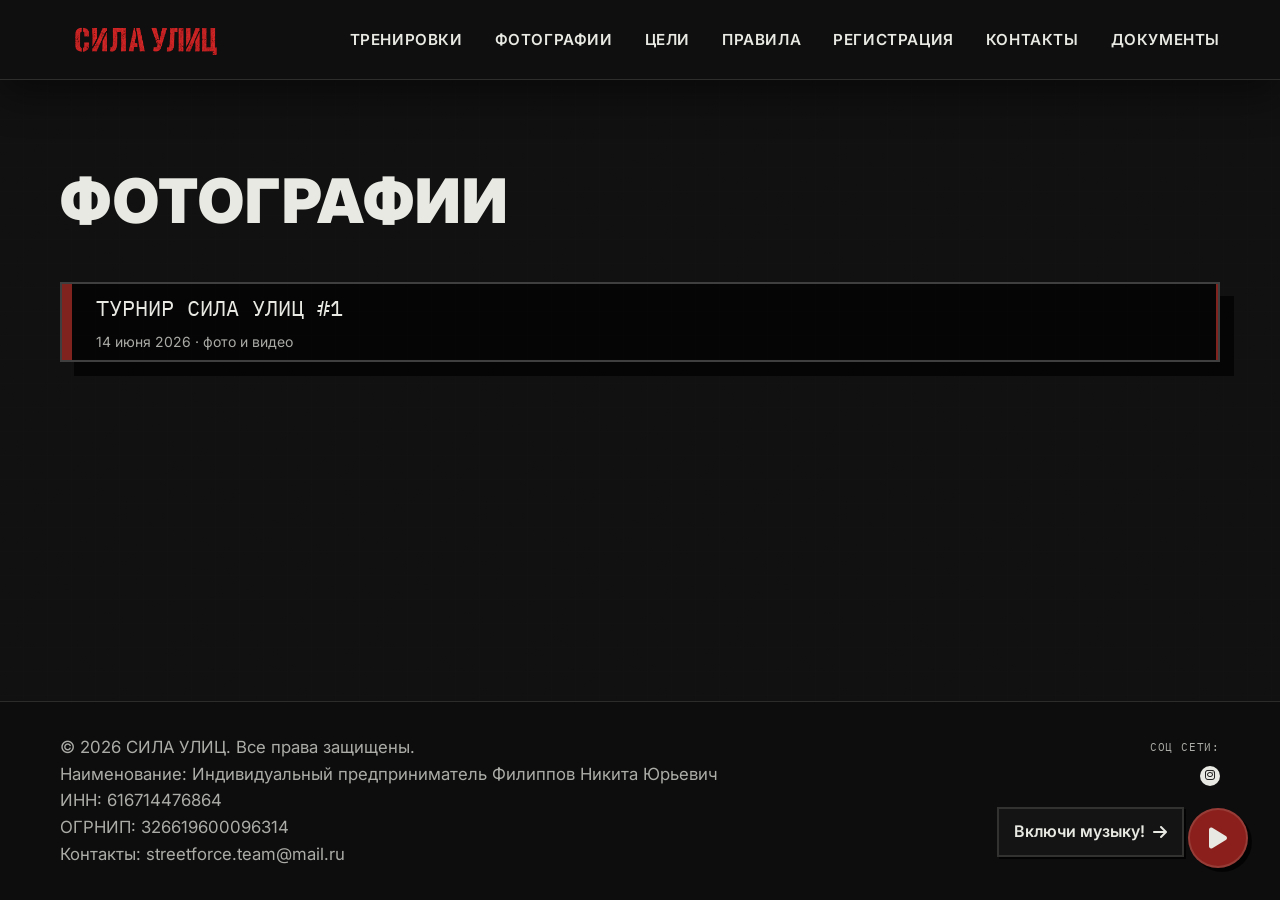
<file: photos/index.html>
<!DOCTYPE html>
<html lang="ru">
<head>
    <meta charset="UTF-8">
    <meta name="viewport" content="width=device-width, initial-scale=1.0, maximum-scale=1.0, user-scalable=no">
    <title>Фотографии | СИЛА УЛИЦ</title>
    <link rel="icon" type="image/png" sizes="32x32" href="../images/logoSmall.png">
    <link rel="stylesheet" href="../styles.css?v=20260911k">
    <link href="https://fonts.googleapis.com/css2?family=Bebas+Neue&family=IBM+Plex+Mono:wght@400;500;600&family=Inter:wght@400;500;600;700;800;900&display=swap" rel="stylesheet">
    <link rel="stylesheet" href="https://cdnjs.cloudflare.com/ajax/libs/font-awesome/6.4.0/css/all.min.css">
</head>
<body class="training-detail-page">
    <div class="header-phantom"></div>
    <header class="header">
        <nav class="nav">
            <div class="container">
                <div class="nav-brand">
                    <a href="/" aria-label="На главную"><img class="nav-logo" src="/images/logo.png" alt="СИЛА УЛИЦ"></a>
                </div>
                <ul class="nav-links">
                    <li><a href="/training">Тренировки</a></li>
                    <li><a href="/photos">Фотографии</a></li>
                    <li><a href="/#goals">Цели</a></li>
                    <li><a href="/#rules">Правила</a></li>
                    <li><a href="/#registration">Регистрация</a></li>
                    <li><a href="/#contacts">Контакты</a></li>
                    <li><a href="/#documents">Документы</a></li>
                </ul>
                <div class="nav-toggle">
                    <span></span>
                    <span></span>
                    <span></span>
                </div>
            </div>
        </nav>
    </header>

    <main class="main" style="flex: 1;">
        <section class="section about">
            <div class="container">
                <h1 class="section-title">Фотографии</h1>
                <div class="training-list">
                    <a href="/photos/1" class="discipline">
                        <div style="display: flex; flex-direction: column; gap: 5px; width: 100%;">
                            <span>ТУРНИР СИЛА УЛИЦ #1</span>
                            <span class="discipline-sub">14 июня 2026 · фото и видео</span>
                        </div>
                    </a>
                </div>
            </div>
        </section>
    </main>

    <footer class="footer">
        <div class="container">
            <div class="footer-copy">
                <div class="footer-legal">
                    <p>&copy; 2026 СИЛА УЛИЦ. Все права защищены.</p>
                    <p>Наименование: Индивидуальный предприниматель Филиппов Никита Юрьевич</p>
                    <p>ИНН: 616714476864</p>
                    <p>ОГРНИП: 326619600096314</p>
                    <p>Контакты: streetforce.team@mail.ru</p>
                </div>
                <div class="footer-socials">
                    <span class="footer-socials-label">соц сети:</span>
                    <a class="footer-social" href="https://www.instagram.com/sila.ulic/" target="_blank" rel="noopener noreferrer" aria-label="Instagram СИЛА УЛИЦ">
                        <i class="fab fa-instagram" aria-hidden="true"></i>
                    </a>
                </div>
            </div>
        </div>
    </footer>

    <audio id="bg-audio" src="../images/soundtrack.mp3" type="audio/mpeg" preload="auto" loop></audio>
    <div id="audio-tooltip" class="audio-tooltip">Включи музыку! <i class="fas fa-arrow-right bx-fade-right"></i></div>
    <button id="audio-toggle-btn" class="audio-toggle-btn" aria-label="Play/Pause Music">
        <i class="fas fa-play"></i>
    </button>

    <script src="../script.js"></script>
</body>
</html>
</file>
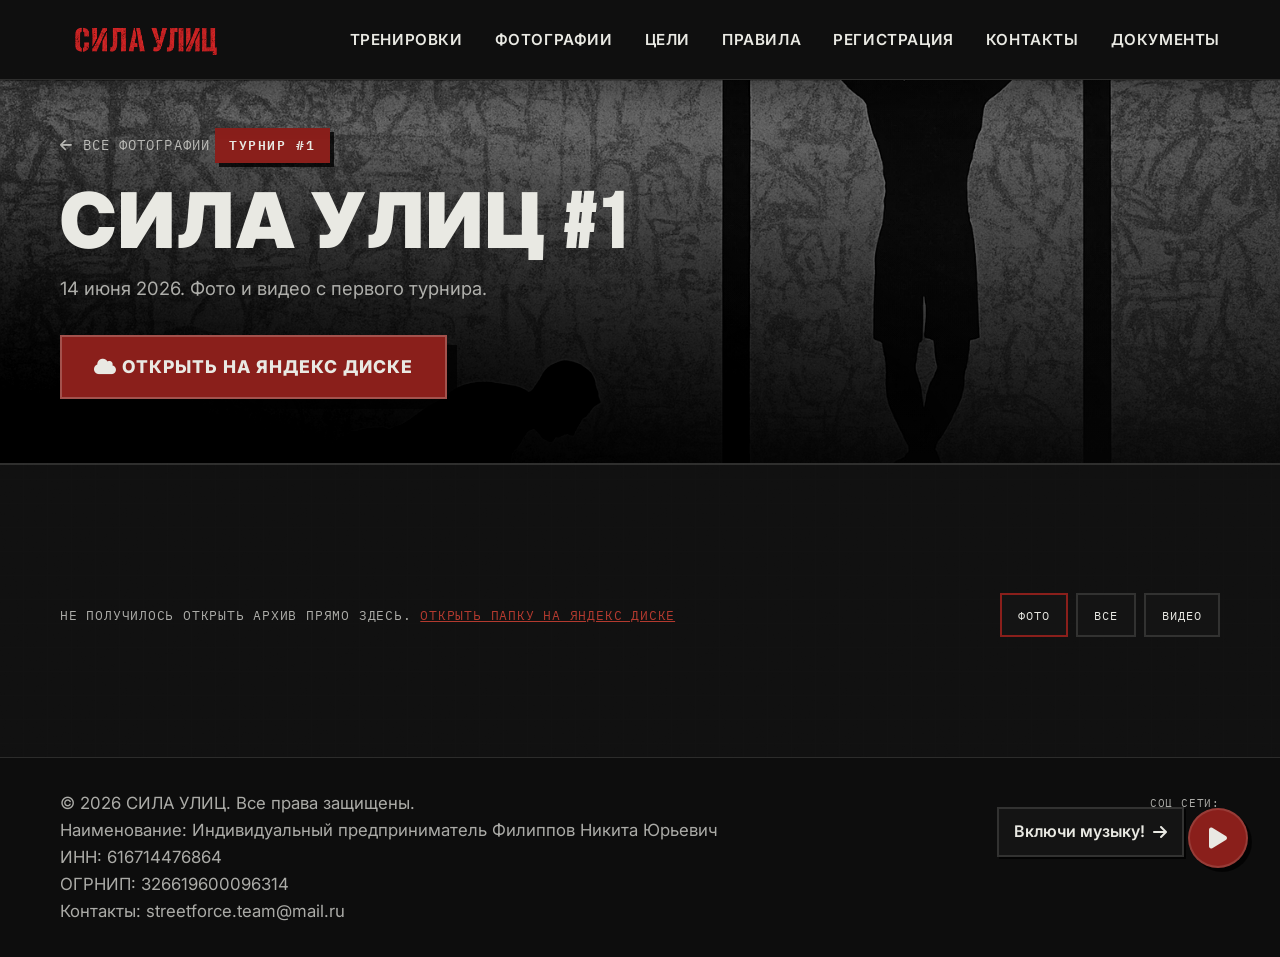
<file: photos/1/index.html>
<!DOCTYPE html>
<html lang="ru">
<head>
    <meta charset="UTF-8">
    <meta name="viewport" content="width=device-width, initial-scale=1.0, maximum-scale=1.0, user-scalable=no">
    <title>Турнир СИЛА УЛИЦ #1 | Фотографии</title>
    <link rel="icon" type="image/png" sizes="32x32" href="../../images/logoSmall.png">
    <link rel="stylesheet" href="../../styles.css?v=20260911k">
    <link href="https://fonts.googleapis.com/css2?family=Bebas+Neue&family=IBM+Plex+Mono:wght@400;500;600&family=Inter:wght@400;500;600;700;800;900&display=swap" rel="stylesheet">
    <link rel="stylesheet" href="https://cdnjs.cloudflare.com/ajax/libs/font-awesome/6.4.0/css/all.min.css">
</head>
<body class="training-detail-page">
    <div class="header-phantom"></div>
    <header class="header">
        <nav class="nav">
            <div class="container">
                <div class="nav-brand">
                    <a href="/" aria-label="На главную"><img class="nav-logo" src="/images/logo.png" alt="СИЛА УЛИЦ"></a>
                </div>
                <ul class="nav-links">
                    <li><a href="/training">Тренировки</a></li>
                    <li><a href="/photos">Фотографии</a></li>
                    <li><a href="/#goals">Цели</a></li>
                    <li><a href="/#rules">Правила</a></li>
                    <li><a href="/#registration">Регистрация</a></li>
                    <li><a href="/#contacts">Контакты</a></li>
                    <li><a href="/#documents">Документы</a></li>
                </ul>
                <div class="nav-toggle">
                    <span></span>
                    <span></span>
                    <span></span>
                </div>
            </div>
        </nav>
    </header>

    <main class="main">
        <section class="training-hero">
            <div class="container">
                <a href="/photos" class="training-back"><i class="fas fa-arrow-left"></i> Все фотографии</a>
                <span class="training-level-badge">Турнир #1</span>
                <h1 class="training-hero-title">СИЛА УЛИЦ #1</h1>
                <p class="training-hero-subtitle">14 июня 2026. Фото и видео с первого турнира.</p>
                <div class="training-hero-actions">
                    <a href="https://disk.yandex.ru/d/PdHlbN_mQPjXUQ" class="cta-button" target="_blank" rel="noopener noreferrer">
                        <i class="fas fa-cloud"></i> Открыть на Яндекс Диске
                    </a>
                </div>
            </div>
        </section>

        <section class="section">
            <div class="container">
                <div class="photos-highlight" id="photosHighlight" hidden>
                    <p class="photos-highlight-kicker">Хайлайт рилс турнира</p>
                    <div class="photos-highlight-frame" id="photosHighlightFrame"></div>
                </div>
                <div class="photos-toolbar">
                    <p class="photos-status" id="photosStatus">Загружаем архив…</p>
                    <div class="photos-filters" id="photosFilters">
                        <button type="button" class="photos-filter is-active" data-filter="image">Фото</button>
                        <button type="button" class="photos-filter" data-filter="all">Все</button>
                        <button type="button" class="photos-filter" data-filter="video">Видео</button>
                    </div>
                </div>
                <div class="photos-grid" id="photosGrid"></div>
            </div>
        </section>
    </main>

    <div class="photo-lightbox" id="photoLightbox" aria-hidden="true">
        <button type="button" class="photo-lightbox-close" id="photoLightboxClose" aria-label="Закрыть">&times;</button>
        <button type="button" class="photo-lightbox-nav photo-lightbox-prev" id="photoLightboxPrev" aria-label="Предыдущий файл">
            <i class="fas fa-chevron-left"></i>
        </button>
        <div class="photo-lightbox-stage" id="photoLightboxStage"></div>
        <button type="button" class="photo-lightbox-nav photo-lightbox-next" id="photoLightboxNext" aria-label="Следующий файл">
            <i class="fas fa-chevron-right"></i>
        </button>
    </div>

    <footer class="footer">
        <div class="container">
            <div class="footer-copy">
                <div class="footer-legal">
                    <p>&copy; 2026 СИЛА УЛИЦ. Все права защищены.</p>
                    <p>Наименование: Индивидуальный предприниматель Филиппов Никита Юрьевич</p>
                    <p>ИНН: 616714476864</p>
                    <p>ОГРНИП: 326619600096314</p>
                    <p>Контакты: streetforce.team@mail.ru</p>
                </div>
                <div class="footer-socials">
                    <span class="footer-socials-label">соц сети:</span>
                    <a class="footer-social" href="https://www.instagram.com/sila.ulic/" target="_blank" rel="noopener noreferrer" aria-label="Instagram СИЛА УЛИЦ">
                        <i class="fab fa-instagram" aria-hidden="true"></i>
                    </a>
                </div>
            </div>
        </div>
    </footer>

    <audio id="bg-audio" src="../../images/soundtrack.mp3" type="audio/mpeg" preload="auto" loop></audio>
    <div id="audio-tooltip" class="audio-tooltip">Включи музыку! <i class="fas fa-arrow-right bx-fade-right"></i></div>
    <button id="audio-toggle-btn" class="audio-toggle-btn" aria-label="Play/Pause Music">
        <i class="fas fa-play"></i>
    </button>

    <script src="../../script.js"></script>
    <script src="../../photos.js?v=20260911n"></script>
</body>
</html>
</file>
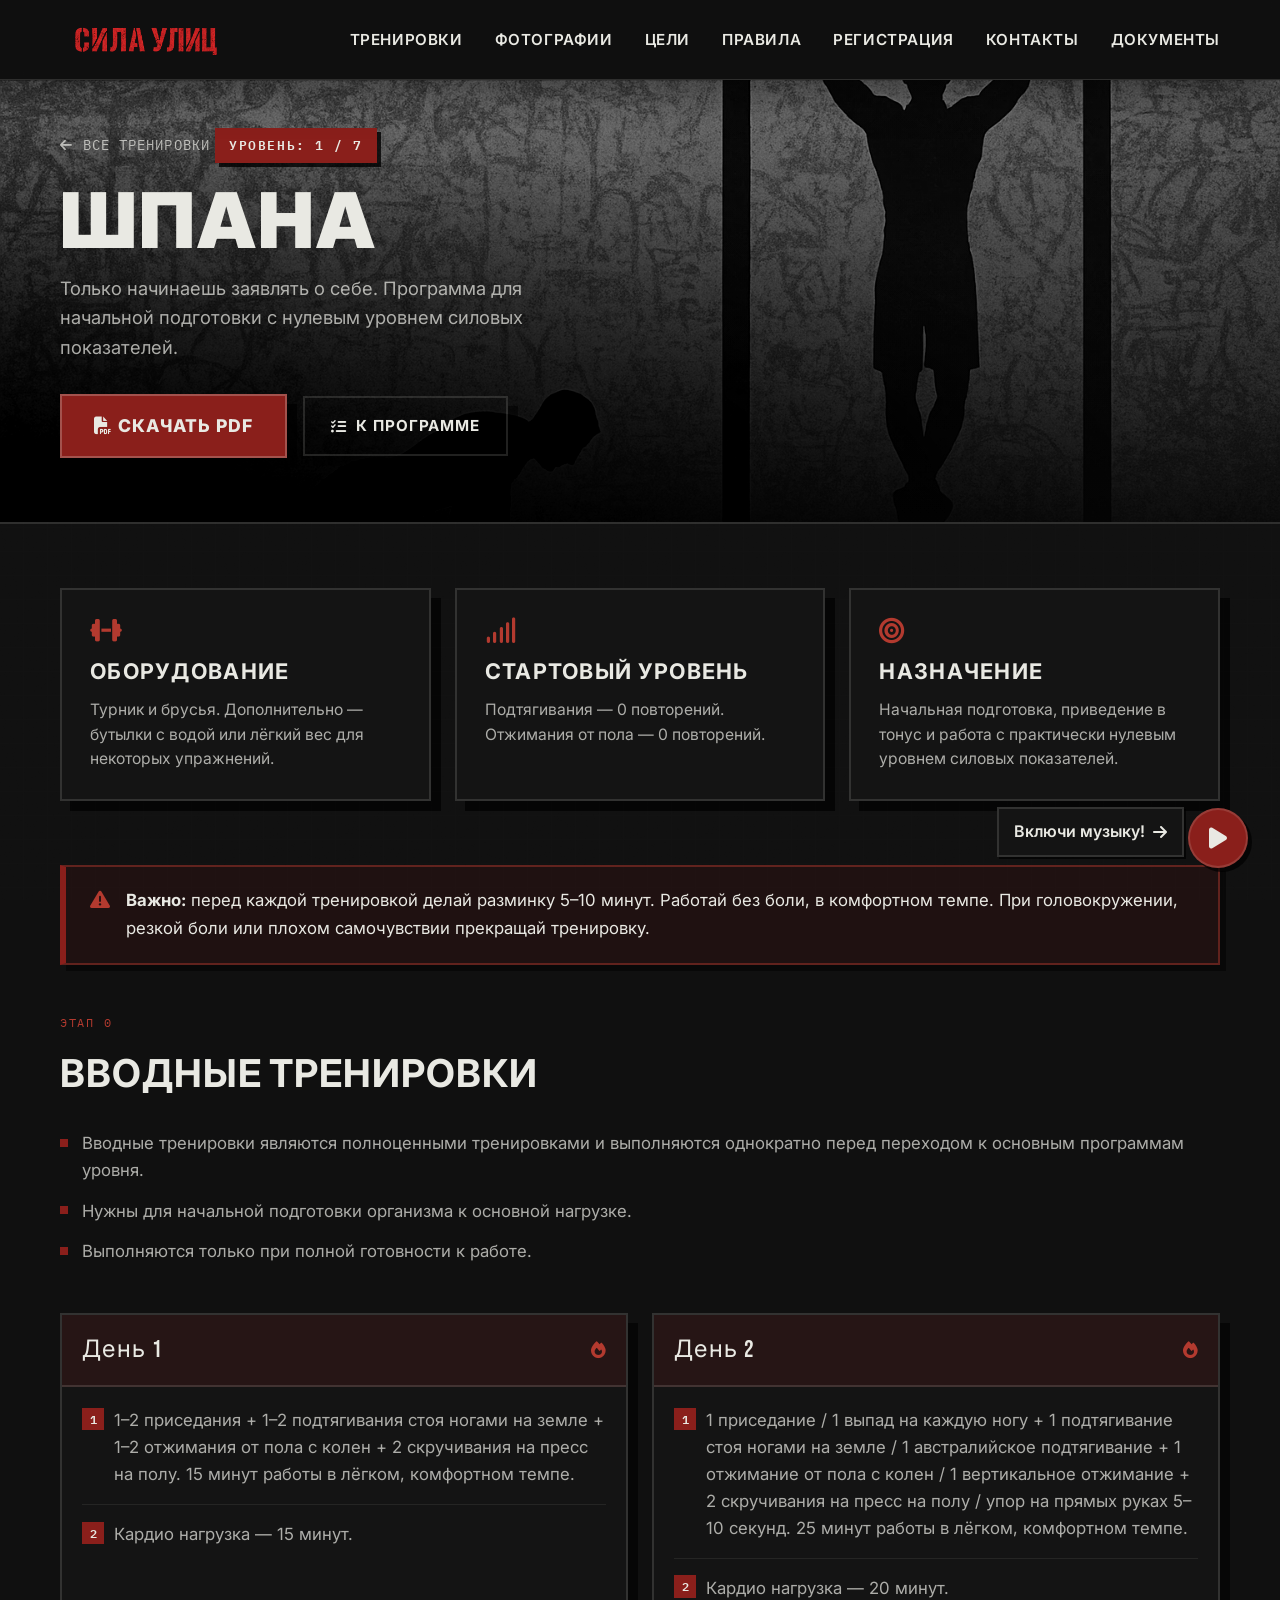
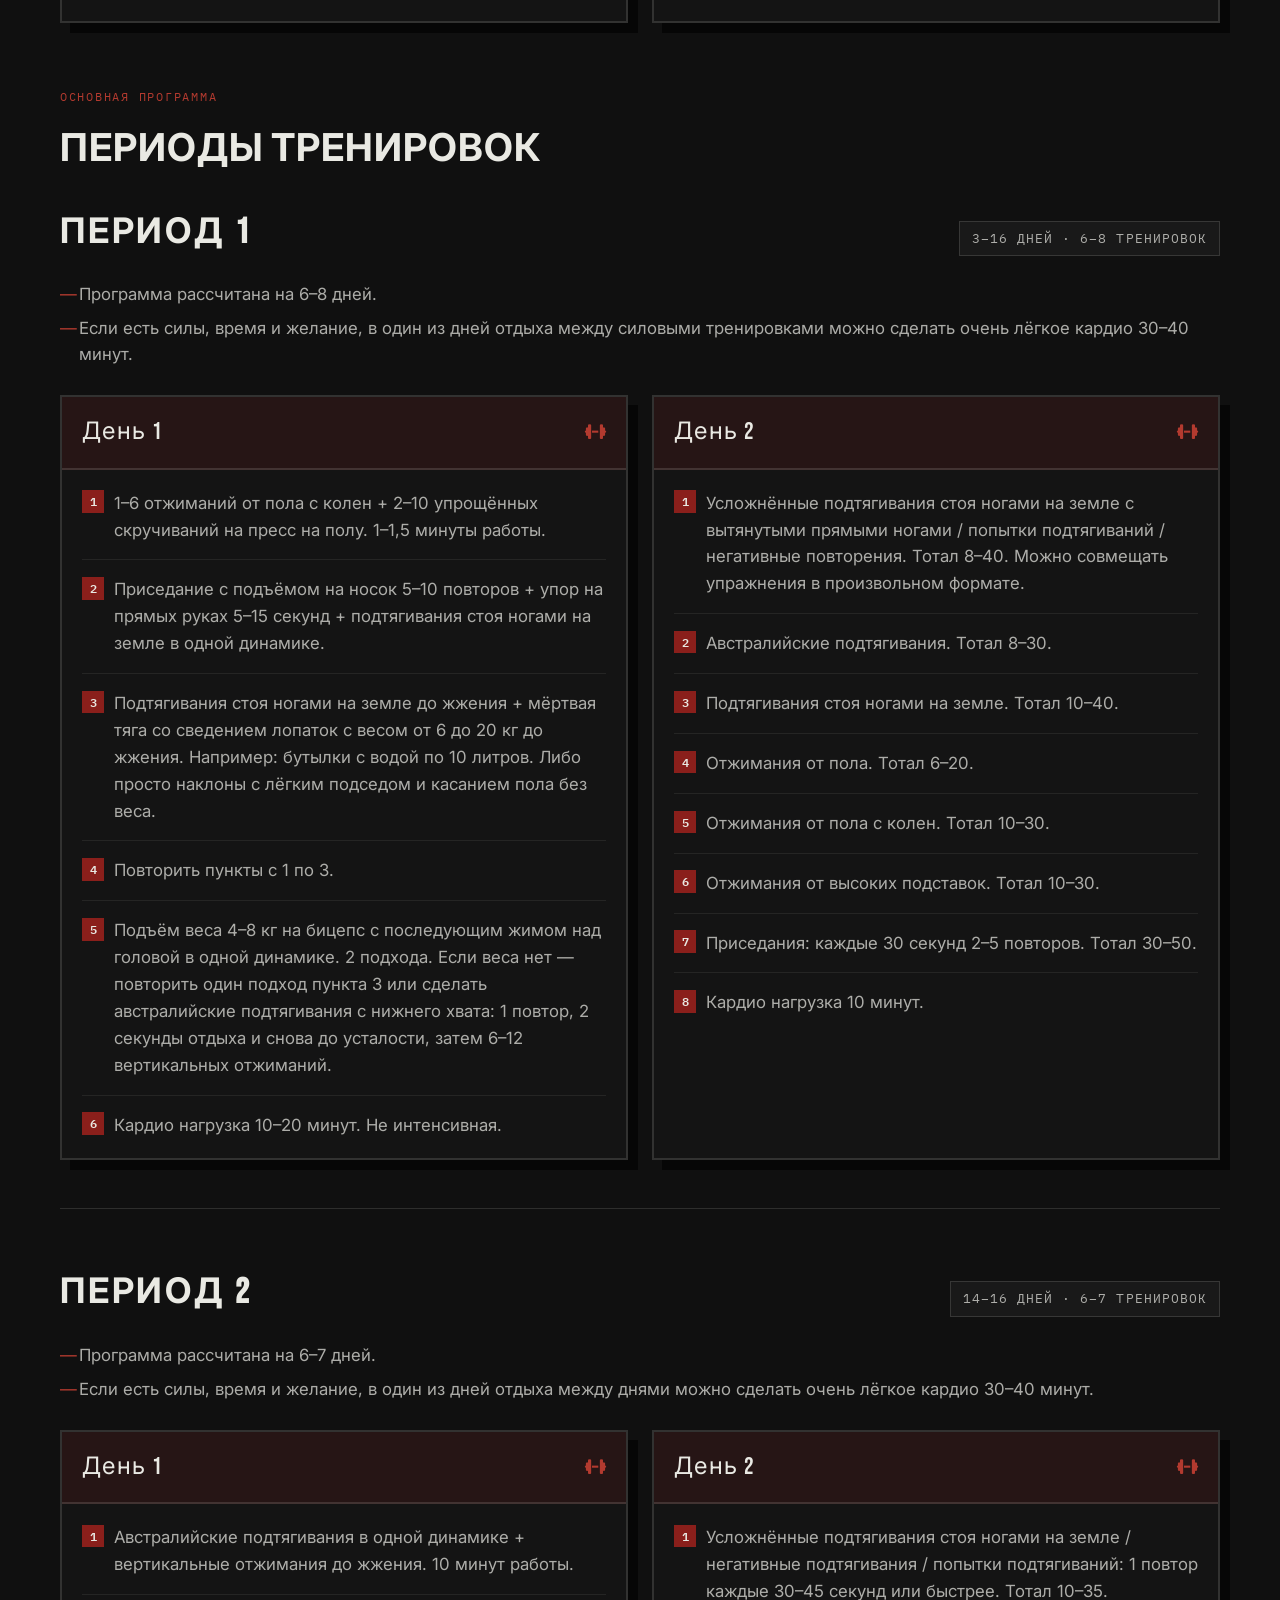
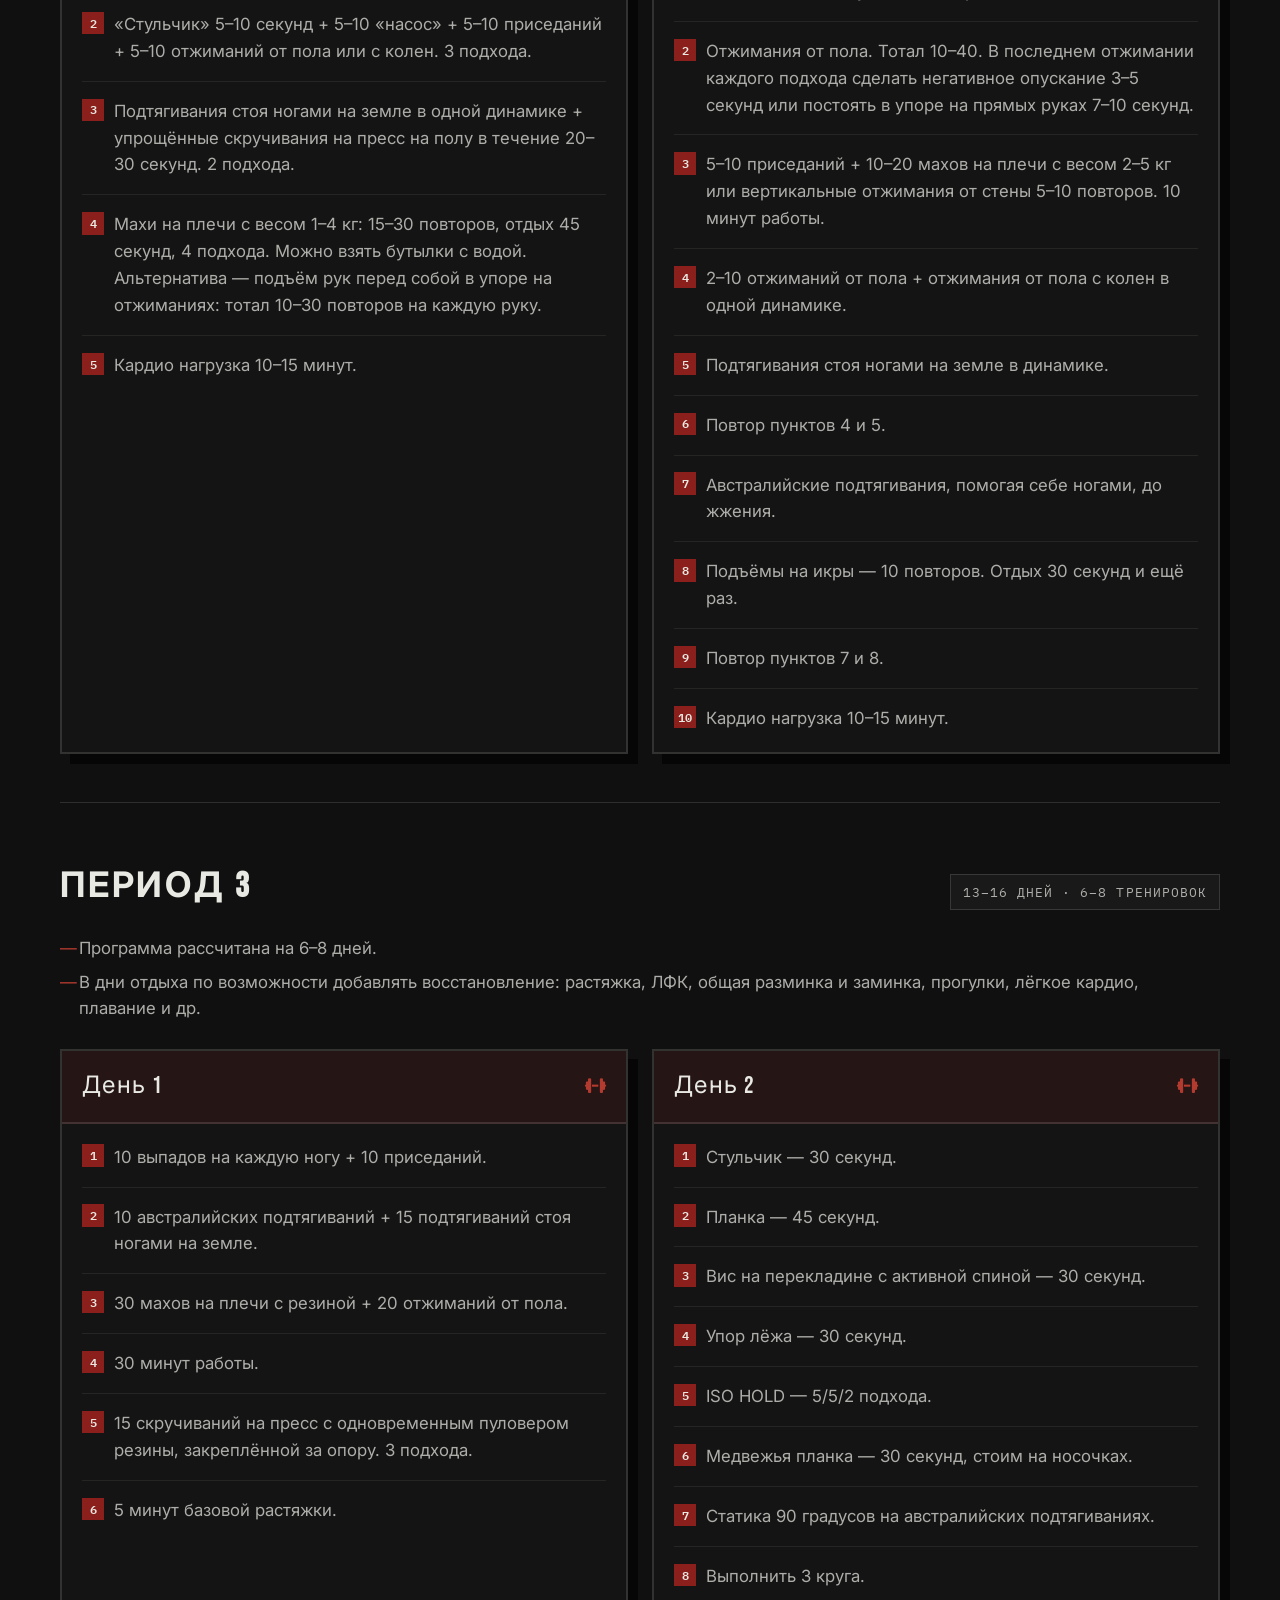
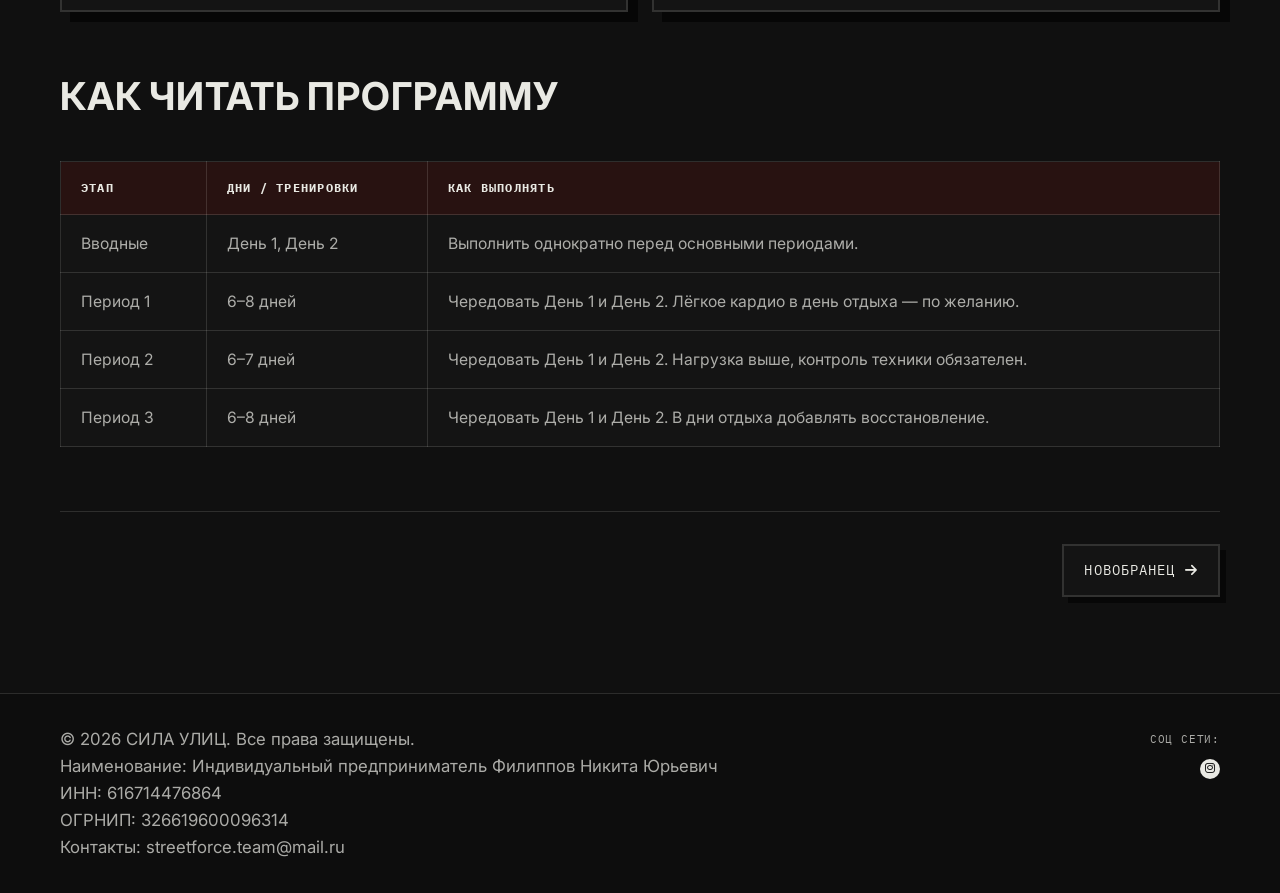
<file: training/1/index.html>
<!DOCTYPE html>
<html lang="ru">
<head>
    <meta charset="UTF-8">
    <meta name="viewport" content="width=device-width, initial-scale=1.0, maximum-scale=1.0, user-scalable=no">
    <title>Уровень 1 — ШПАНА | СИЛА УЛИЦ</title>
    <link rel="icon" type="image/png" sizes="32x32" href="../../images/logoSmall.png">
    <link rel="stylesheet" href="../../styles.css?v=20260911k">
    <link href="https://fonts.googleapis.com/css2?family=Bebas+Neue&family=IBM+Plex+Mono:wght@400;500;600&family=Inter:wght@400;500;600;700;800;900&display=swap" rel="stylesheet">
    <link rel="stylesheet" href="https://cdnjs.cloudflare.com/ajax/libs/font-awesome/6.4.0/css/all.min.css">
</head>
<body class="training-detail-page">
    <div class="header-phantom"></div>
    <header class="header">
        <nav class="nav">
            <div class="container">
                <div class="nav-brand">
                    <a href="/" aria-label="На главную"><img class="nav-logo" src="/images/logo.png" alt="СИЛА УЛИЦ"></a>
                </div>
                <ul class="nav-links">
                    <li><a href="/training">Тренировки</a></li>
                    <li><a href="/photos">Фотографии</a></li>
                    <li><a href="/#goals">Цели</a></li>
                    <li><a href="/#rules">Правила</a></li>
                    <li><a href="/#registration">Регистрация</a></li>
                    <li><a href="/#contacts">Контакты</a></li>
                    <li><a href="/#documents">Документы</a></li>
                </ul>
                <div class="nav-toggle">
                    <span></span>
                    <span></span>
                    <span></span>
                </div>
            </div>
        </nav>
    </header>

    <main class="main">
        <section class="training-hero">
            <div class="container">
                <a href="/training" class="training-back"><i class="fas fa-arrow-left"></i> Все тренировки</a>
                <span class="training-level-badge">Уровень: 1 / 7</span>
                <h1 class="training-hero-title">Шпана</h1>
                <p class="training-hero-subtitle">Только начинаешь заявлять о себе. Программа для начальной подготовки с нулевым уровнем силовых показателей.</p>
                <div class="training-hero-actions">
                    <a href="/trainings/1.pdf" class="cta-button" target="_blank" rel="noopener"><i class="fas fa-file-pdf"></i> Скачать PDF</a>
                    <a href="#program" class="cta-button-outline"><i class="fas fa-list-check"></i> К программе</a>
                </div>
            </div>
        </section>

        <section class="section">
            <div class="container">
                <div class="training-meta-grid">
                    <div class="training-meta-card">
                        <i class="fas fa-dumbbell"></i>
                        <h3>Оборудование</h3>
                        <p>Турник и брусья. Дополнительно — бутылки с водой или лёгкий вес для некоторых упражнений.</p>
                    </div>
                    <div class="training-meta-card">
                        <i class="fas fa-signal"></i>
                        <h3>Стартовый уровень</h3>
                        <p>Подтягивания — 0 повторений. Отжимания от пола — 0 повторений.</p>
                    </div>
                    <div class="training-meta-card">
                        <i class="fas fa-bullseye"></i>
                        <h3>Назначение</h3>
                        <p>Начальная подготовка, приведение в тонус и работа с практически нулевым уровнем силовых показателей.</p>
                    </div>
                </div>

                <div class="training-alert">
                    <i class="fas fa-triangle-exclamation"></i>
                    <p><strong>Важно:</strong> перед каждой тренировкой делай разминку 5–10 минут. Работай без боли, в комфортном темпе. При головокружении, резкой боли или плохом самочувствии прекращай тренировку.</p>
                </div>

                <div id="program">
                    <p class="training-section-label">Этап 0</p>
                    <h2 class="training-block-title">Вводные тренировки</h2>
                    <ul class="training-intro-list">
                        <li>Вводные тренировки являются полноценными тренировками и выполняются однократно перед переходом к основным программам уровня.</li>
                        <li>Нужны для начальной подготовки организма к основной нагрузке.</li>
                        <li>Выполняются только при полной готовности к работе.</li>
                    </ul>

                    <div class="training-days" style="margin-bottom: 4rem;">
                        <article class="training-day">
                            <div class="training-day-header">
                                <span class="training-day-number">День 1</span>
                                <i class="fas fa-fire"></i>
                            </div>
                            <ol class="training-exercise-list">
                                <li>1–2 приседания + 1–2 подтягивания стоя ногами на земле + 1–2 отжимания от пола с колен + 2 скручивания на пресс на полу. 15 минут работы в лёгком, комфортном темпе.</li>
                                <li>Кардио нагрузка — 15 минут.</li>
                            </ol>
                        </article>
                        <article class="training-day">
                            <div class="training-day-header">
                                <span class="training-day-number">День 2</span>
                                <i class="fas fa-fire"></i>
                            </div>
                            <ol class="training-exercise-list">
                                <li>1 приседание / 1 выпад на каждую ногу + 1 подтягивание стоя ногами на земле / 1 австралийское подтягивание + 1 отжимание от пола с колен / 1 вертикальное отжимание + 2 скручивания на пресс на полу / упор на прямых руках 5–10 секунд. 25 минут работы в лёгком, комфортном темпе.</li>
                                <li>Кардио нагрузка — 20 минут.</li>
                            </ol>
                        </article>
                    </div>

                    <p class="training-section-label">Основная программа</p>
                    <h2 class="training-block-title">Периоды тренировок</h2>

                    <article class="training-period">
                        <div class="training-period-header">
                            <h3 class="training-period-title">Период 1</h3>
                            <span class="training-period-duration">3–16 дней · 6–8 тренировок</span>
                        </div>
                        <ul class="training-period-notes">
                            <li>Программа рассчитана на 6–8 дней.</li>
                            <li>Если есть силы, время и желание, в один из дней отдыха между силовыми тренировками можно сделать очень лёгкое кардио 30–40 минут.</li>
                        </ul>
                        <div class="training-days">
                            <article class="training-day">
                                <div class="training-day-header">
                                    <span class="training-day-number">День 1</span>
                                    <i class="fas fa-dumbbell"></i>
                                </div>
                                <ol class="training-exercise-list">
                                    <li>1–6 отжиманий от пола с колен + 2–10 упрощённых скручиваний на пресс на полу. 1–1,5 минуты работы.</li>
                                    <li>Приседание с подъёмом на носок 5–10 повторов + упор на прямых руках 5–15 секунд + подтягивания стоя ногами на земле в одной динамике.</li>
                                    <li>Подтягивания стоя ногами на земле до жжения + мёртвая тяга со сведением лопаток с весом от 6 до 20 кг до жжения. Например: бутылки с водой по 10 литров. Либо просто наклоны с лёгким подседом и касанием пола без веса.</li>
                                    <li>Повторить пункты с 1 по 3.</li>
                                    <li>Подъём веса 4–8 кг на бицепс с последующим жимом над головой в одной динамике. 2 подхода. Если веса нет — повторить один подход пункта 3 или сделать австралийские подтягивания с нижнего хвата: 1 повтор, 2 секунды отдыха и снова до усталости, затем 6–12 вертикальных отжиманий.</li>
                                    <li>Кардио нагрузка 10–20 минут. Не интенсивная.</li>
                                </ol>
                            </article>
                            <article class="training-day">
                                <div class="training-day-header">
                                    <span class="training-day-number">День 2</span>
                                    <i class="fas fa-dumbbell"></i>
                                </div>
                                <ol class="training-exercise-list">
                                    <li>Усложнённые подтягивания стоя ногами на земле с вытянутыми прямыми ногами / попытки подтягиваний / негативные повторения. Тотал 8–40. Можно совмещать упражнения в произвольном формате.</li>
                                    <li>Австралийские подтягивания. Тотал 8–30.</li>
                                    <li>Подтягивания стоя ногами на земле. Тотал 10–40.</li>
                                    <li>Отжимания от пола. Тотал 6–20.</li>
                                    <li>Отжимания от пола с колен. Тотал 10–30.</li>
                                    <li>Отжимания от высоких подставок. Тотал 10–30.</li>
                                    <li>Приседания: каждые 30 секунд 2–5 повторов. Тотал 30–50.</li>
                                    <li>Кардио нагрузка 10 минут.</li>
                                </ol>
                            </article>
                        </div>
                    </article>

                    <article class="training-period">
                        <div class="training-period-header">
                            <h3 class="training-period-title">Период 2</h3>
                            <span class="training-period-duration">14–16 дней · 6–7 тренировок</span>
                        </div>
                        <ul class="training-period-notes">
                            <li>Программа рассчитана на 6–7 дней.</li>
                            <li>Если есть силы, время и желание, в один из дней отдыха между днями можно сделать очень лёгкое кардио 30–40 минут.</li>
                        </ul>
                        <div class="training-days">
                            <article class="training-day">
                                <div class="training-day-header">
                                    <span class="training-day-number">День 1</span>
                                    <i class="fas fa-dumbbell"></i>
                                </div>
                                <ol class="training-exercise-list">
                                    <li>Австралийские подтягивания в одной динамике + вертикальные отжимания до жжения. 10 минут работы.</li>
                                    <li>«Стульчик» 5–10 секунд + 5–10 «насос» + 5–10 приседаний + 5–10 отжиманий от пола или с колен. 3 подхода.</li>
                                    <li>Подтягивания стоя ногами на земле в одной динамике + упрощённые скручивания на пресс на полу в течение 20–30 секунд. 2 подхода.</li>
                                    <li>Махи на плечи с весом 1–4 кг: 15–30 повторов, отдых 45 секунд, 4 подхода. Можно взять бутылки с водой. Альтернатива — подъём рук перед собой в упоре на отжиманиях: тотал 10–30 повторов на каждую руку.</li>
                                    <li>Кардио нагрузка 10–15 минут.</li>
                                </ol>
                            </article>
                            <article class="training-day">
                                <div class="training-day-header">
                                    <span class="training-day-number">День 2</span>
                                    <i class="fas fa-dumbbell"></i>
                                </div>
                                <ol class="training-exercise-list">
                                    <li>Усложнённые подтягивания стоя ногами на земле / негативные подтягивания / попытки подтягиваний: 1 повтор каждые 30–45 секунд или быстрее. Тотал 10–35.</li>
                                    <li>Отжимания от пола. Тотал 10–40. В последнем отжимании каждого подхода сделать негативное опускание 3–5 секунд или постоять в упоре на прямых руках 7–10 секунд.</li>
                                    <li>5–10 приседаний + 10–20 махов на плечи с весом 2–5 кг или вертикальные отжимания от стены 5–10 повторов. 10 минут работы.</li>
                                    <li>2–10 отжиманий от пола + отжимания от пола с колен в одной динамике.</li>
                                    <li>Подтягивания стоя ногами на земле в динамике.</li>
                                    <li>Повтор пунктов 4 и 5.</li>
                                    <li>Австралийские подтягивания, помогая себе ногами, до жжения.</li>
                                    <li>Подъёмы на икры — 10 повторов. Отдых 30 секунд и ещё раз.</li>
                                    <li>Повтор пунктов 7 и 8.</li>
                                    <li>Кардио нагрузка 10–15 минут.</li>
                                </ol>
                            </article>
                        </div>
                    </article>

                    <article class="training-period">
                        <div class="training-period-header">
                            <h3 class="training-period-title">Период 3</h3>
                            <span class="training-period-duration">13–16 дней · 6–8 тренировок</span>
                        </div>
                        <ul class="training-period-notes">
                            <li>Программа рассчитана на 6–8 дней.</li>
                            <li>В дни отдыха по возможности добавлять восстановление: растяжка, ЛФК, общая разминка и заминка, прогулки, лёгкое кардио, плавание и др.</li>
                        </ul>
                        <div class="training-days">
                            <article class="training-day">
                                <div class="training-day-header">
                                    <span class="training-day-number">День 1</span>
                                    <i class="fas fa-dumbbell"></i>
                                </div>
                                <ol class="training-exercise-list">
                                    <li>10 выпадов на каждую ногу + 10 приседаний.</li>
                                    <li>10 австралийских подтягиваний + 15 подтягиваний стоя ногами на земле.</li>
                                    <li>30 махов на плечи с резиной + 20 отжиманий от пола.</li>
                                    <li>30 минут работы.</li>
                                    <li>15 скручиваний на пресс с одновременным пуловером резины, закреплённой за опору. 3 подхода.</li>
                                    <li>5 минут базовой растяжки.</li>
                                </ol>
                            </article>
                            <article class="training-day">
                                <div class="training-day-header">
                                    <span class="training-day-number">День 2</span>
                                    <i class="fas fa-dumbbell"></i>
                                </div>
                                <ol class="training-exercise-list">
                                    <li>Стульчик — 30 секунд.</li>
                                    <li>Планка — 45 секунд.</li>
                                    <li>Вис на перекладине с активной спиной — 30 секунд.</li>
                                    <li>Упор лёжа — 30 секунд.</li>
                                    <li>ISO HOLD — 5/5/2 подхода.</li>
                                    <li>Медвежья планка — 30 секунд, стоим на носочках.</li>
                                    <li>Статика 90 градусов на австралийских подтягиваниях.</li>
                                    <li>Выполнить 3 круга.</li>
                                </ol>
                            </article>
                        </div>
                    </article>

                    <h2 class="training-block-title" style="margin-top: 3rem;">Как читать программу</h2>
                    <div class="training-schedule-wrap">
                        <table class="training-schedule">
                            <thead>
                                <tr>
                                    <th>Этап</th>
                                    <th>Дни / тренировки</th>
                                    <th>Как выполнять</th>
                                </tr>
                            </thead>
                            <tbody>
                                <tr>
                                    <td>Вводные</td>
                                    <td>День 1, День 2</td>
                                    <td>Выполнить однократно перед основными периодами.</td>
                                </tr>
                                <tr>
                                    <td>Период 1</td>
                                    <td>6–8 дней</td>
                                    <td>Чередовать День 1 и День 2. Лёгкое кардио в день отдыха — по желанию.</td>
                                </tr>
                                <tr>
                                    <td>Период 2</td>
                                    <td>6–7 дней</td>
                                    <td>Чередовать День 1 и День 2. Нагрузка выше, контроль техники обязателен.</td>
                                </tr>
                                <tr>
                                    <td>Период 3</td>
                                    <td>6–8 дней</td>
                                    <td>Чередовать День 1 и День 2. В дни отдыха добавлять восстановление.</td>
                                </tr>
                            </tbody>
                        </table>
                    </div>
                </div>

                <nav class="training-nav" aria-label="Навигация по уровням">
                    <span></span>
                    <a href="/training/2" class="training-nav-link next">Новобранец <i class="fas fa-arrow-right"></i></a>
                </nav>
            </div>
        </section>
    </main>

    <footer class="footer">
        <div class="container">
            <div class="footer-copy">
                <div class="footer-legal">
                    <p>&copy; 2026 СИЛА УЛИЦ. Все права защищены.</p>
                    <p>Наименование: Индивидуальный предприниматель Филиппов Никита Юрьевич</p>
                    <p>ИНН: 616714476864</p>
                    <p>ОГРНИП: 326619600096314</p>
                    <p>Контакты: streetforce.team@mail.ru</p>
                </div>
                <div class="footer-socials">
                    <span class="footer-socials-label">соц сети:</span>
                    <a class="footer-social" href="https://www.instagram.com/sila.ulic/" target="_blank" rel="noopener noreferrer" aria-label="Instagram СИЛА УЛИЦ">
                        <i class="fab fa-instagram" aria-hidden="true"></i>
                    </a>
                </div>
            </div>
        </div>
    </footer>

    <audio id="bg-audio" src="../../images/soundtrack.mp3" type="audio/mpeg" preload="auto" loop></audio>
    <div id="audio-tooltip" class="audio-tooltip">Включи музыку! <i class="fas fa-arrow-right bx-fade-right"></i></div>
    <button id="audio-toggle-btn" class="audio-toggle-btn" aria-label="Play/Pause Music">
        <i class="fas fa-play"></i>
    </button>

    <script src="../../script.js"></script>
</body>
</html>
</file>
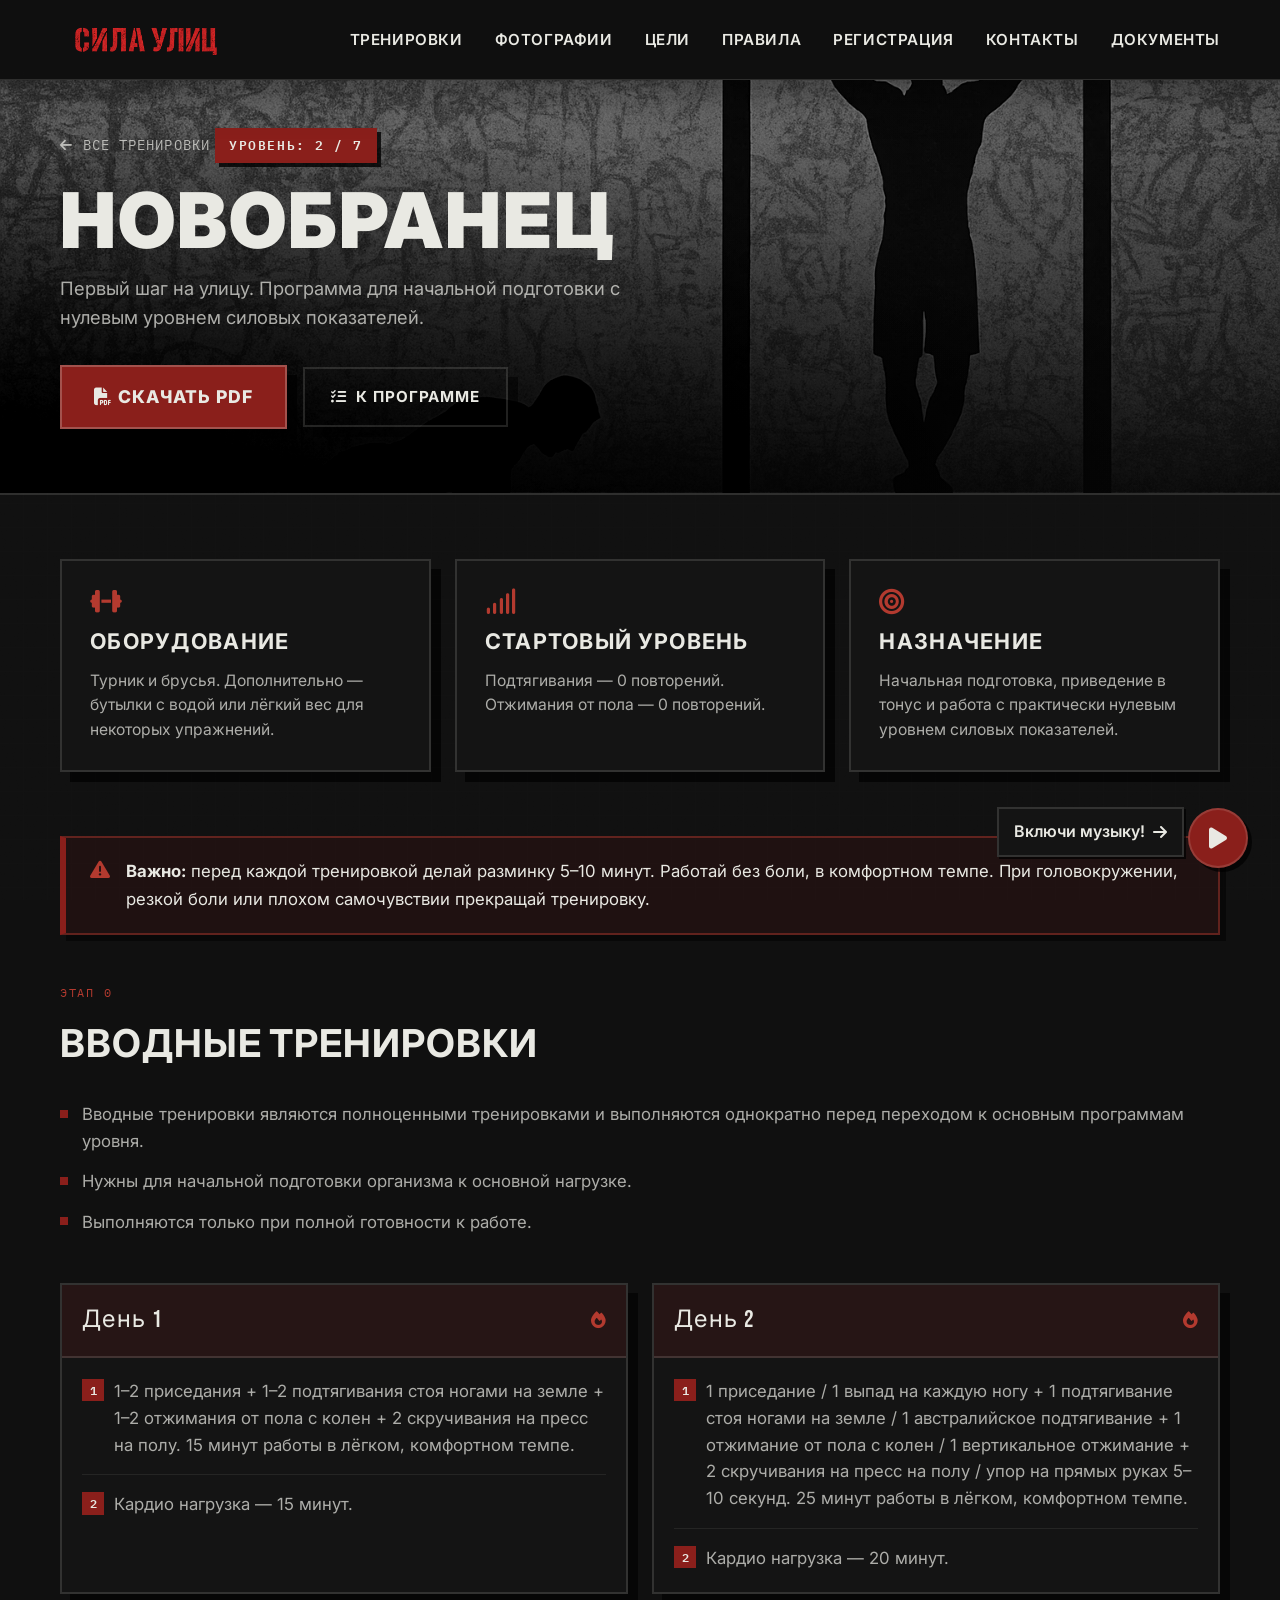
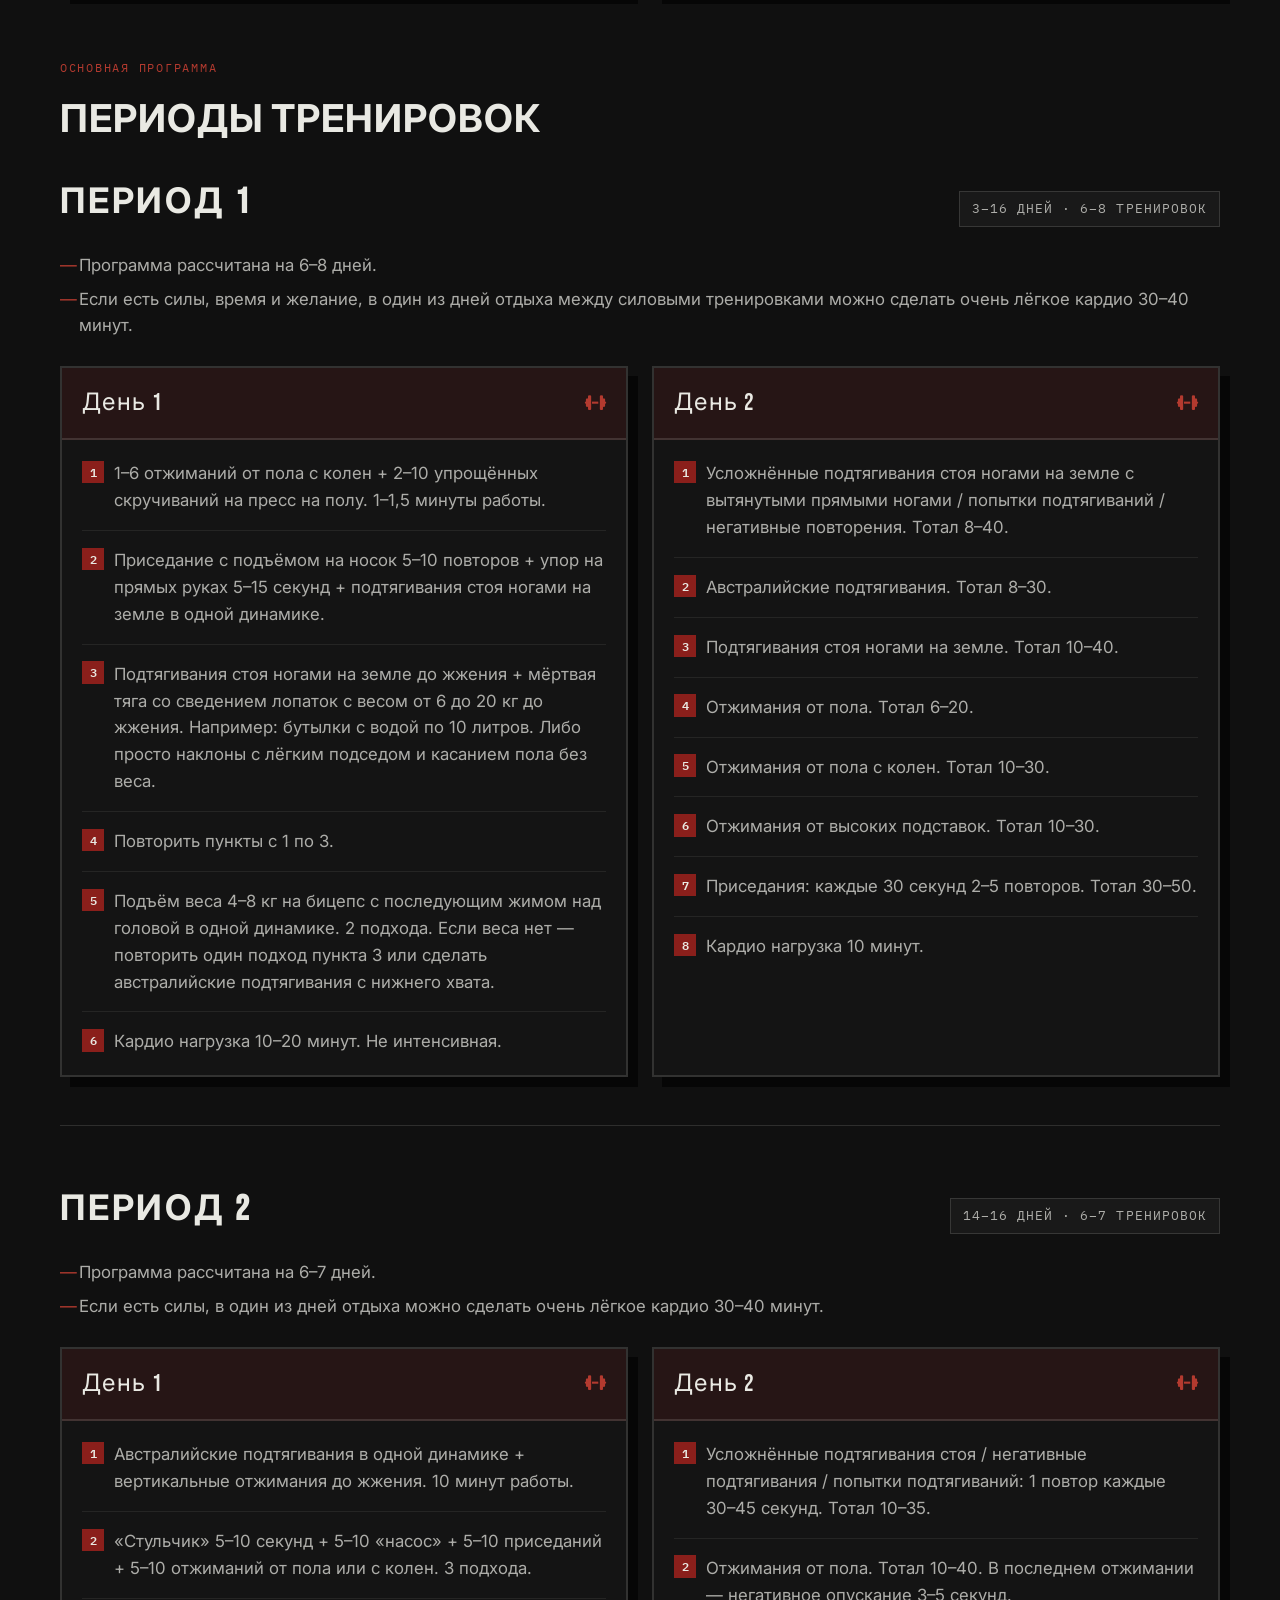
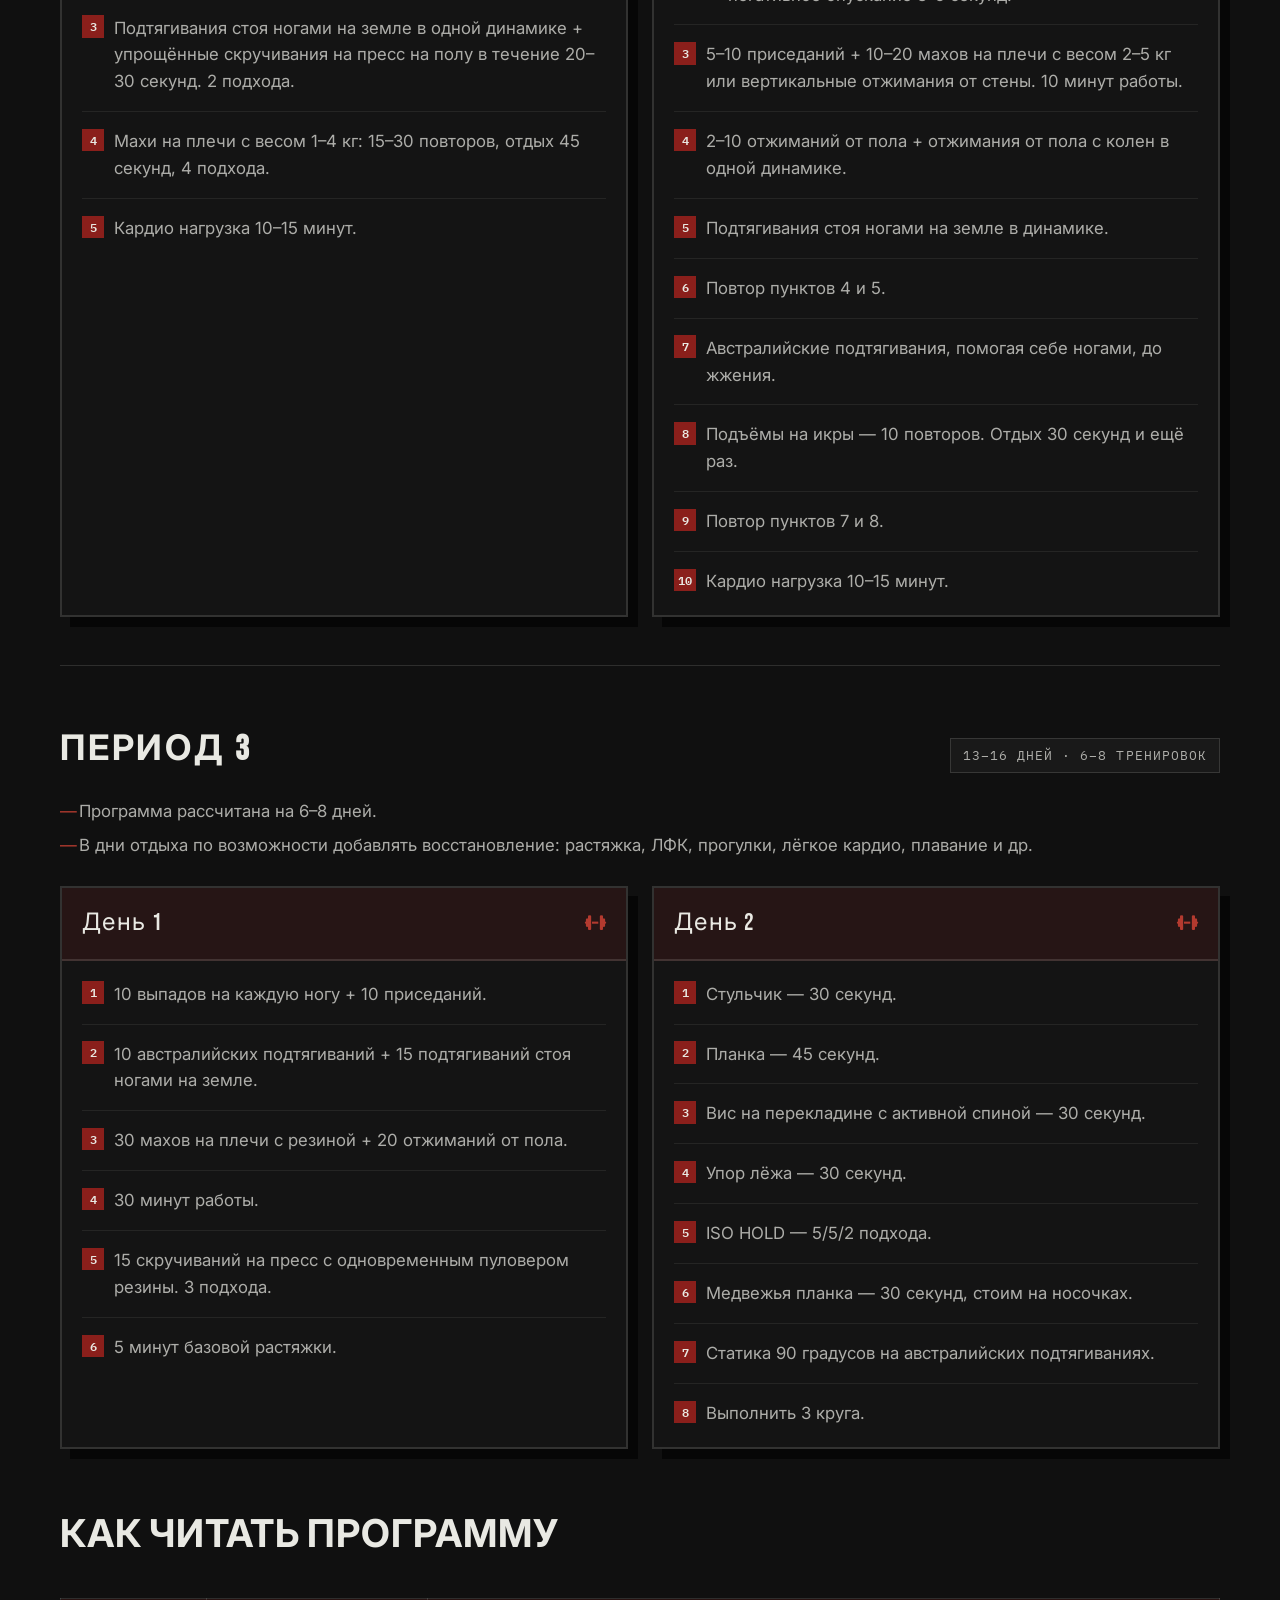
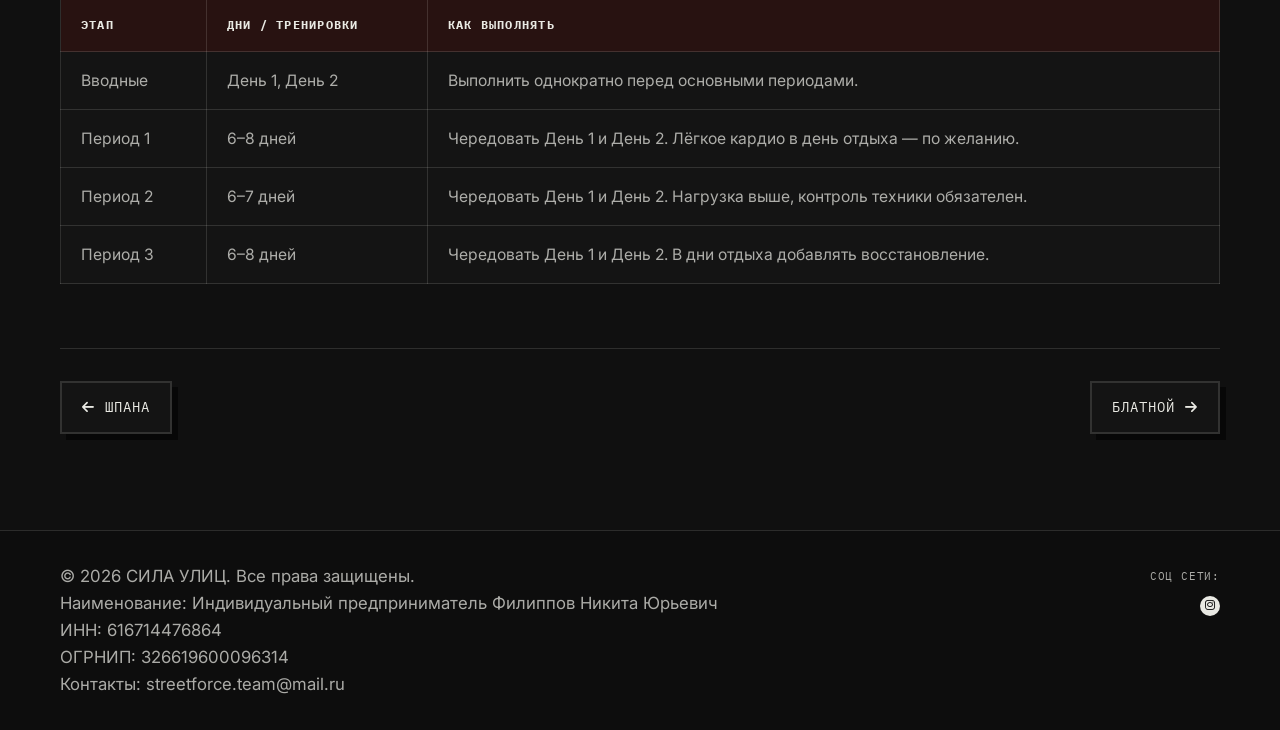
<file: training/2/index.html>
<!DOCTYPE html>
<html lang="ru">
<head>
    <meta charset="UTF-8">
    <meta name="viewport" content="width=device-width, initial-scale=1.0, maximum-scale=1.0, user-scalable=no">
    <title>Уровень 2 — НОВОБРАНЕЦ | СИЛА УЛИЦ</title>
    <link rel="icon" type="image/png" sizes="32x32" href="../../images/logoSmall.png">
    <link rel="stylesheet" href="../../styles.css?v=20260911k">
    <link href="https://fonts.googleapis.com/css2?family=Bebas+Neue&family=IBM+Plex+Mono:wght@400;500;600&family=Inter:wght@400;500;600;700;800;900&display=swap" rel="stylesheet">
    <link rel="stylesheet" href="https://cdnjs.cloudflare.com/ajax/libs/font-awesome/6.4.0/css/all.min.css">
</head>
<body class="training-detail-page">
    <div class="header-phantom"></div>
    <header class="header">
        <nav class="nav">
            <div class="container">
                <div class="nav-brand">
                    <a href="/" aria-label="На главную"><img class="nav-logo" src="/images/logo.png" alt="СИЛА УЛИЦ"></a>
                </div>
                <ul class="nav-links">
                    <li><a href="/training">Тренировки</a></li>
                    <li><a href="/photos">Фотографии</a></li>
                    <li><a href="/#goals">Цели</a></li>
                    <li><a href="/#rules">Правила</a></li>
                    <li><a href="/#registration">Регистрация</a></li>
                    <li><a href="/#contacts">Контакты</a></li>
                    <li><a href="/#documents">Документы</a></li>
                </ul>
                <div class="nav-toggle">
                    <span></span>
                    <span></span>
                    <span></span>
                </div>
            </div>
        </nav>
    </header>

    <main class="main">
        <section class="training-hero">
            <div class="container">
                <a href="/training" class="training-back"><i class="fas fa-arrow-left"></i> Все тренировки</a>
                <span class="training-level-badge">Уровень: 2 / 7</span>
                <h1 class="training-hero-title">Новобранец</h1>
                <p class="training-hero-subtitle">Первый шаг на улицу. Программа для начальной подготовки с нулевым уровнем силовых показателей.</p>
                <div class="training-hero-actions">
                    <a href="/trainings/2.pdf" class="cta-button" target="_blank" rel="noopener"><i class="fas fa-file-pdf"></i> Скачать PDF</a>
                    <a href="#program" class="cta-button-outline"><i class="fas fa-list-check"></i> К программе</a>
                </div>
            </div>
        </section>

        <section class="section">
            <div class="container">
                <div class="training-meta-grid">
                    <div class="training-meta-card">
                        <i class="fas fa-dumbbell"></i>
                        <h3>Оборудование</h3>
                        <p>Турник и брусья. Дополнительно — бутылки с водой или лёгкий вес для некоторых упражнений.</p>
                    </div>
                    <div class="training-meta-card">
                        <i class="fas fa-signal"></i>
                        <h3>Стартовый уровень</h3>
                        <p>Подтягивания — 0 повторений. Отжимания от пола — 0 повторений.</p>
                    </div>
                    <div class="training-meta-card">
                        <i class="fas fa-bullseye"></i>
                        <h3>Назначение</h3>
                        <p>Начальная подготовка, приведение в тонус и работа с практически нулевым уровнем силовых показателей.</p>
                    </div>
                </div>

                <div class="training-alert">
                    <i class="fas fa-triangle-exclamation"></i>
                    <p><strong>Важно:</strong> перед каждой тренировкой делай разминку 5–10 минут. Работай без боли, в комфортном темпе. При головокружении, резкой боли или плохом самочувствии прекращай тренировку.</p>
                </div>

                <div id="program">
                    <p class="training-section-label">Этап 0</p>
                    <h2 class="training-block-title">Вводные тренировки</h2>
                    <ul class="training-intro-list">
                        <li>Вводные тренировки являются полноценными тренировками и выполняются однократно перед переходом к основным программам уровня.</li>
                        <li>Нужны для начальной подготовки организма к основной нагрузке.</li>
                        <li>Выполняются только при полной готовности к работе.</li>
                    </ul>

                    <div class="training-days" style="margin-bottom: 4rem;">
                        <article class="training-day">
                            <div class="training-day-header">
                                <span class="training-day-number">День 1</span>
                                <i class="fas fa-fire"></i>
                            </div>
                            <ol class="training-exercise-list">
                                <li>1–2 приседания + 1–2 подтягивания стоя ногами на земле + 1–2 отжимания от пола с колен + 2 скручивания на пресс на полу. 15 минут работы в лёгком, комфортном темпе.</li>
                                <li>Кардио нагрузка — 15 минут.</li>
                            </ol>
                        </article>
                        <article class="training-day">
                            <div class="training-day-header">
                                <span class="training-day-number">День 2</span>
                                <i class="fas fa-fire"></i>
                            </div>
                            <ol class="training-exercise-list">
                                <li>1 приседание / 1 выпад на каждую ногу + 1 подтягивание стоя ногами на земле / 1 австралийское подтягивание + 1 отжимание от пола с колен / 1 вертикальное отжимание + 2 скручивания на пресс на полу / упор на прямых руках 5–10 секунд. 25 минут работы в лёгком, комфортном темпе.</li>
                                <li>Кардио нагрузка — 20 минут.</li>
                            </ol>
                        </article>
                    </div>

                    <p class="training-section-label">Основная программа</p>
                    <h2 class="training-block-title">Периоды тренировок</h2>

                    <article class="training-period">
                        <div class="training-period-header">
                            <h3 class="training-period-title">Период 1</h3>
                            <span class="training-period-duration">3–16 дней · 6–8 тренировок</span>
                        </div>
                        <ul class="training-period-notes">
                            <li>Программа рассчитана на 6–8 дней.</li>
                            <li>Если есть силы, время и желание, в один из дней отдыха между силовыми тренировками можно сделать очень лёгкое кардио 30–40 минут.</li>
                        </ul>
                        <div class="training-days">
                            <article class="training-day">
                                <div class="training-day-header">
                                    <span class="training-day-number">День 1</span>
                                    <i class="fas fa-dumbbell"></i>
                                </div>
                                <ol class="training-exercise-list">
                                    <li>1–6 отжиманий от пола с колен + 2–10 упрощённых скручиваний на пресс на полу. 1–1,5 минуты работы.</li>
                                    <li>Приседание с подъёмом на носок 5–10 повторов + упор на прямых руках 5–15 секунд + подтягивания стоя ногами на земле в одной динамике.</li>
                                    <li>Подтягивания стоя ногами на земле до жжения + мёртвая тяга со сведением лопаток с весом от 6 до 20 кг до жжения. Например: бутылки с водой по 10 литров. Либо просто наклоны с лёгким подседом и касанием пола без веса.</li>
                                    <li>Повторить пункты с 1 по 3.</li>
                                    <li>Подъём веса 4–8 кг на бицепс с последующим жимом над головой в одной динамике. 2 подхода. Если веса нет — повторить один подход пункта 3 или сделать австралийские подтягивания с нижнего хвата.</li>
                                    <li>Кардио нагрузка 10–20 минут. Не интенсивная.</li>
                                </ol>
                            </article>
                            <article class="training-day">
                                <div class="training-day-header">
                                    <span class="training-day-number">День 2</span>
                                    <i class="fas fa-dumbbell"></i>
                                </div>
                                <ol class="training-exercise-list">
                                    <li>Усложнённые подтягивания стоя ногами на земле с вытянутыми прямыми ногами / попытки подтягиваний / негативные повторения. Тотал 8–40.</li>
                                    <li>Австралийские подтягивания. Тотал 8–30.</li>
                                    <li>Подтягивания стоя ногами на земле. Тотал 10–40.</li>
                                    <li>Отжимания от пола. Тотал 6–20.</li>
                                    <li>Отжимания от пола с колен. Тотал 10–30.</li>
                                    <li>Отжимания от высоких подставок. Тотал 10–30.</li>
                                    <li>Приседания: каждые 30 секунд 2–5 повторов. Тотал 30–50.</li>
                                    <li>Кардио нагрузка 10 минут.</li>
                                </ol>
                            </article>
                        </div>
                    </article>

                    <article class="training-period">
                        <div class="training-period-header">
                            <h3 class="training-period-title">Период 2</h3>
                            <span class="training-period-duration">14–16 дней · 6–7 тренировок</span>
                        </div>
                        <ul class="training-period-notes">
                            <li>Программа рассчитана на 6–7 дней.</li>
                            <li>Если есть силы, в один из дней отдыха можно сделать очень лёгкое кардио 30–40 минут.</li>
                        </ul>
                        <div class="training-days">
                            <article class="training-day">
                                <div class="training-day-header">
                                    <span class="training-day-number">День 1</span>
                                    <i class="fas fa-dumbbell"></i>
                                </div>
                                <ol class="training-exercise-list">
                                    <li>Австралийские подтягивания в одной динамике + вертикальные отжимания до жжения. 10 минут работы.</li>
                                    <li>«Стульчик» 5–10 секунд + 5–10 «насос» + 5–10 приседаний + 5–10 отжиманий от пола или с колен. 3 подхода.</li>
                                    <li>Подтягивания стоя ногами на земле в одной динамике + упрощённые скручивания на пресс на полу в течение 20–30 секунд. 2 подхода.</li>
                                    <li>Махи на плечи с весом 1–4 кг: 15–30 повторов, отдых 45 секунд, 4 подхода.</li>
                                    <li>Кардио нагрузка 10–15 минут.</li>
                                </ol>
                            </article>
                            <article class="training-day">
                                <div class="training-day-header">
                                    <span class="training-day-number">День 2</span>
                                    <i class="fas fa-dumbbell"></i>
                                </div>
                                <ol class="training-exercise-list">
                                    <li>Усложнённые подтягивания стоя / негативные подтягивания / попытки подтягиваний: 1 повтор каждые 30–45 секунд. Тотал 10–35.</li>
                                    <li>Отжимания от пола. Тотал 10–40. В последнем отжимании — негативное опускание 3–5 секунд.</li>
                                    <li>5–10 приседаний + 10–20 махов на плечи с весом 2–5 кг или вертикальные отжимания от стены. 10 минут работы.</li>
                                    <li>2–10 отжиманий от пола + отжимания от пола с колен в одной динамике.</li>
                                    <li>Подтягивания стоя ногами на земле в динамике.</li>
                                    <li>Повтор пунктов 4 и 5.</li>
                                    <li>Австралийские подтягивания, помогая себе ногами, до жжения.</li>
                                    <li>Подъёмы на икры — 10 повторов. Отдых 30 секунд и ещё раз.</li>
                                    <li>Повтор пунктов 7 и 8.</li>
                                    <li>Кардио нагрузка 10–15 минут.</li>
                                </ol>
                            </article>
                        </div>
                    </article>

                    <article class="training-period">
                        <div class="training-period-header">
                            <h3 class="training-period-title">Период 3</h3>
                            <span class="training-period-duration">13–16 дней · 6–8 тренировок</span>
                        </div>
                        <ul class="training-period-notes">
                            <li>Программа рассчитана на 6–8 дней.</li>
                            <li>В дни отдыха по возможности добавлять восстановление: растяжка, ЛФК, прогулки, лёгкое кардио, плавание и др.</li>
                        </ul>
                        <div class="training-days">
                            <article class="training-day">
                                <div class="training-day-header">
                                    <span class="training-day-number">День 1</span>
                                    <i class="fas fa-dumbbell"></i>
                                </div>
                                <ol class="training-exercise-list">
                                    <li>10 выпадов на каждую ногу + 10 приседаний.</li>
                                    <li>10 австралийских подтягиваний + 15 подтягиваний стоя ногами на земле.</li>
                                    <li>30 махов на плечи с резиной + 20 отжиманий от пола.</li>
                                    <li>30 минут работы.</li>
                                    <li>15 скручиваний на пресс с одновременным пуловером резины. 3 подхода.</li>
                                    <li>5 минут базовой растяжки.</li>
                                </ol>
                            </article>
                            <article class="training-day">
                                <div class="training-day-header">
                                    <span class="training-day-number">День 2</span>
                                    <i class="fas fa-dumbbell"></i>
                                </div>
                                <ol class="training-exercise-list">
                                    <li>Стульчик — 30 секунд.</li>
                                    <li>Планка — 45 секунд.</li>
                                    <li>Вис на перекладине с активной спиной — 30 секунд.</li>
                                    <li>Упор лёжа — 30 секунд.</li>
                                    <li>ISO HOLD — 5/5/2 подхода.</li>
                                    <li>Медвежья планка — 30 секунд, стоим на носочках.</li>
                                    <li>Статика 90 градусов на австралийских подтягиваниях.</li>
                                    <li>Выполнить 3 круга.</li>
                                </ol>
                            </article>
                        </div>
                    </article>

                    <h2 class="training-block-title" style="margin-top: 3rem;">Как читать программу</h2>
                    <div class="training-schedule-wrap">
                        <table class="training-schedule">
                            <thead>
                                <tr>
                                    <th>Этап</th>
                                    <th>Дни / тренировки</th>
                                    <th>Как выполнять</th>
                                </tr>
                            </thead>
                            <tbody>
                                <tr>
                                    <td>Вводные</td>
                                    <td>День 1, День 2</td>
                                    <td>Выполнить однократно перед основными периодами.</td>
                                </tr>
                                <tr>
                                    <td>Период 1</td>
                                    <td>6–8 дней</td>
                                    <td>Чередовать День 1 и День 2. Лёгкое кардио в день отдыха — по желанию.</td>
                                </tr>
                                <tr>
                                    <td>Период 2</td>
                                    <td>6–7 дней</td>
                                    <td>Чередовать День 1 и День 2. Нагрузка выше, контроль техники обязателен.</td>
                                </tr>
                                <tr>
                                    <td>Период 3</td>
                                    <td>6–8 дней</td>
                                    <td>Чередовать День 1 и День 2. В дни отдыха добавлять восстановление.</td>
                                </tr>
                            </tbody>
                        </table>
                    </div>
                </div>

                <nav class="training-nav" aria-label="Навигация по уровням">
                    <a href="/training/1" class="training-nav-link prev"><i class="fas fa-arrow-left"></i> Шпана</a>
                    <a href="/training/3" class="training-nav-link next">Блатной <i class="fas fa-arrow-right"></i></a>
                </nav>
            </div>
        </section>
    </main>

    <footer class="footer">
        <div class="container">
            <div class="footer-copy">
                <div class="footer-legal">
                    <p>&copy; 2026 СИЛА УЛИЦ. Все права защищены.</p>
                    <p>Наименование: Индивидуальный предприниматель Филиппов Никита Юрьевич</p>
                    <p>ИНН: 616714476864</p>
                    <p>ОГРНИП: 326619600096314</p>
                    <p>Контакты: streetforce.team@mail.ru</p>
                </div>
                <div class="footer-socials">
                    <span class="footer-socials-label">соц сети:</span>
                    <a class="footer-social" href="https://www.instagram.com/sila.ulic/" target="_blank" rel="noopener noreferrer" aria-label="Instagram СИЛА УЛИЦ">
                        <i class="fab fa-instagram" aria-hidden="true"></i>
                    </a>
                </div>
            </div>
        </div>
    </footer>

    <audio id="bg-audio" src="../../images/soundtrack.mp3" type="audio/mpeg" preload="auto" loop></audio>
    <div id="audio-tooltip" class="audio-tooltip">Включи музыку! <i class="fas fa-arrow-right bx-fade-right"></i></div>
    <button id="audio-toggle-btn" class="audio-toggle-btn" aria-label="Play/Pause Music">
        <i class="fas fa-play"></i>
    </button>

    <script src="../../script.js"></script>
</body>
</html>
</file>
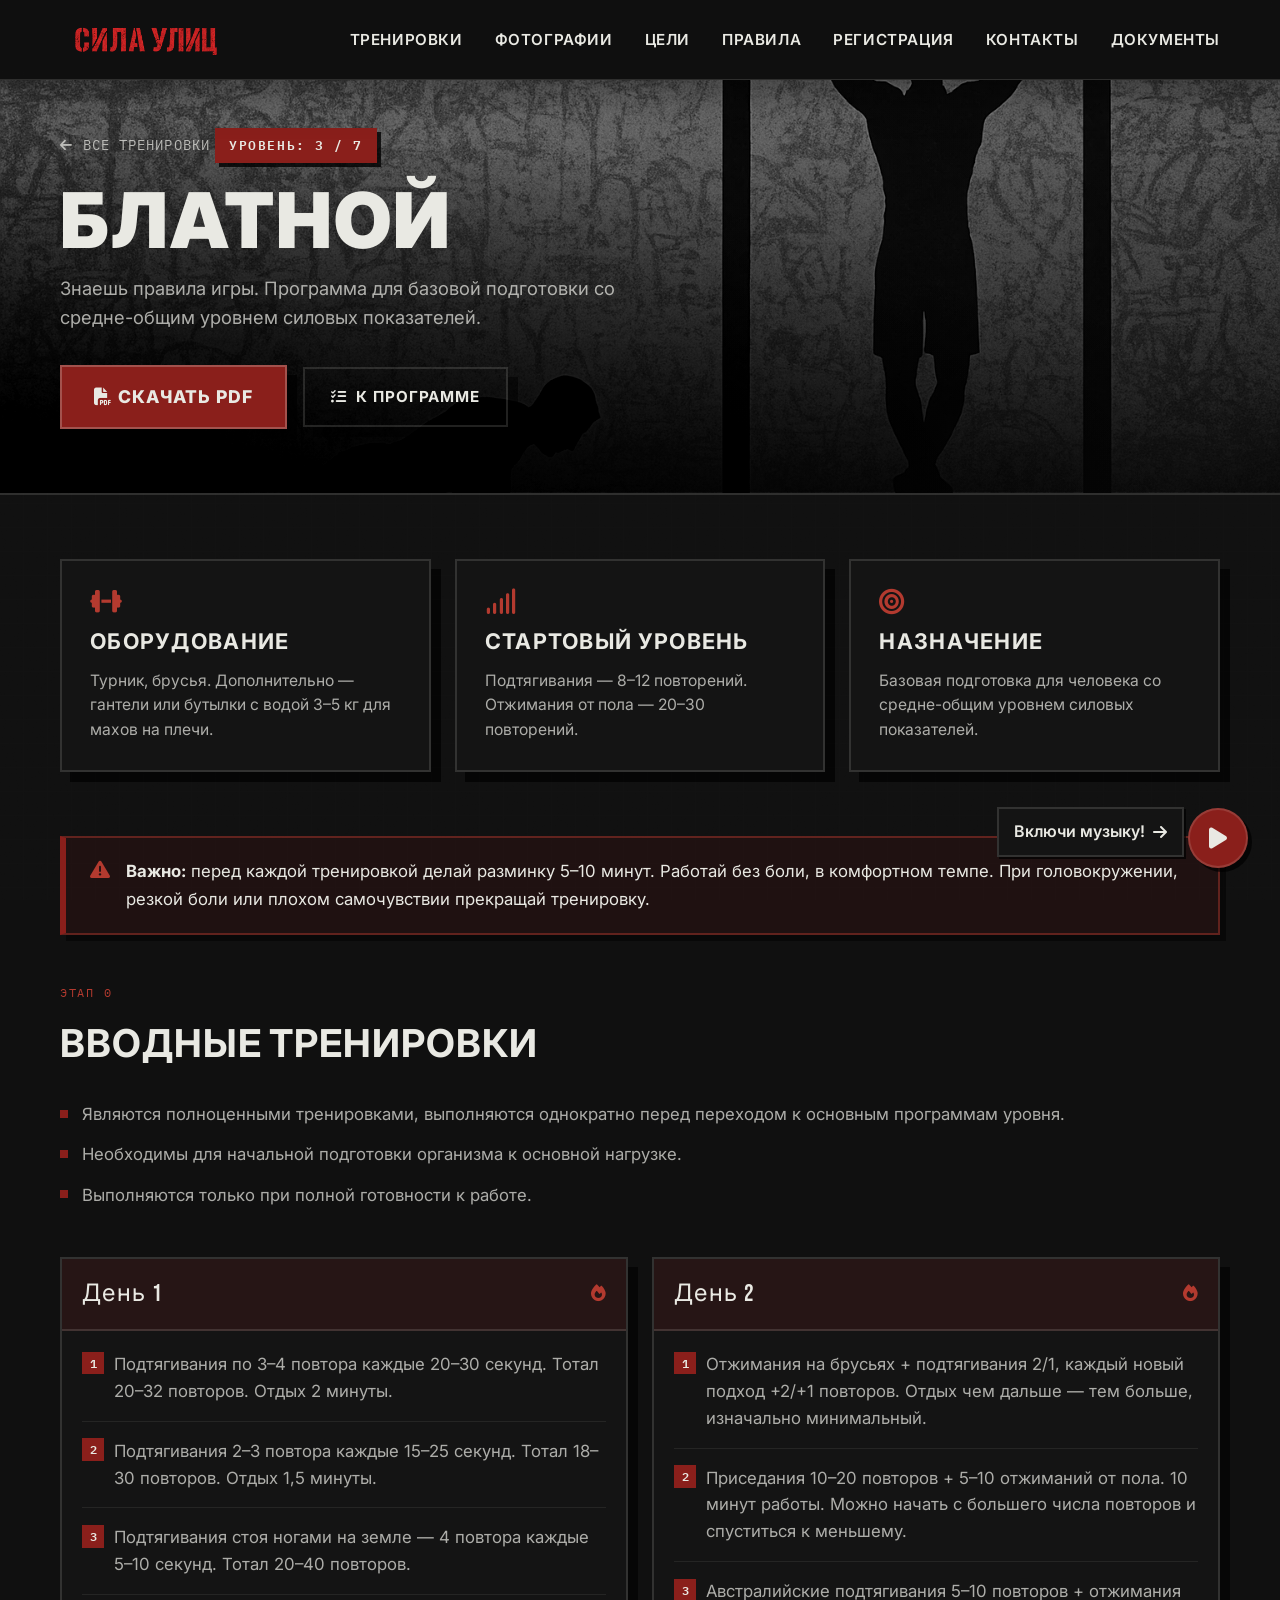
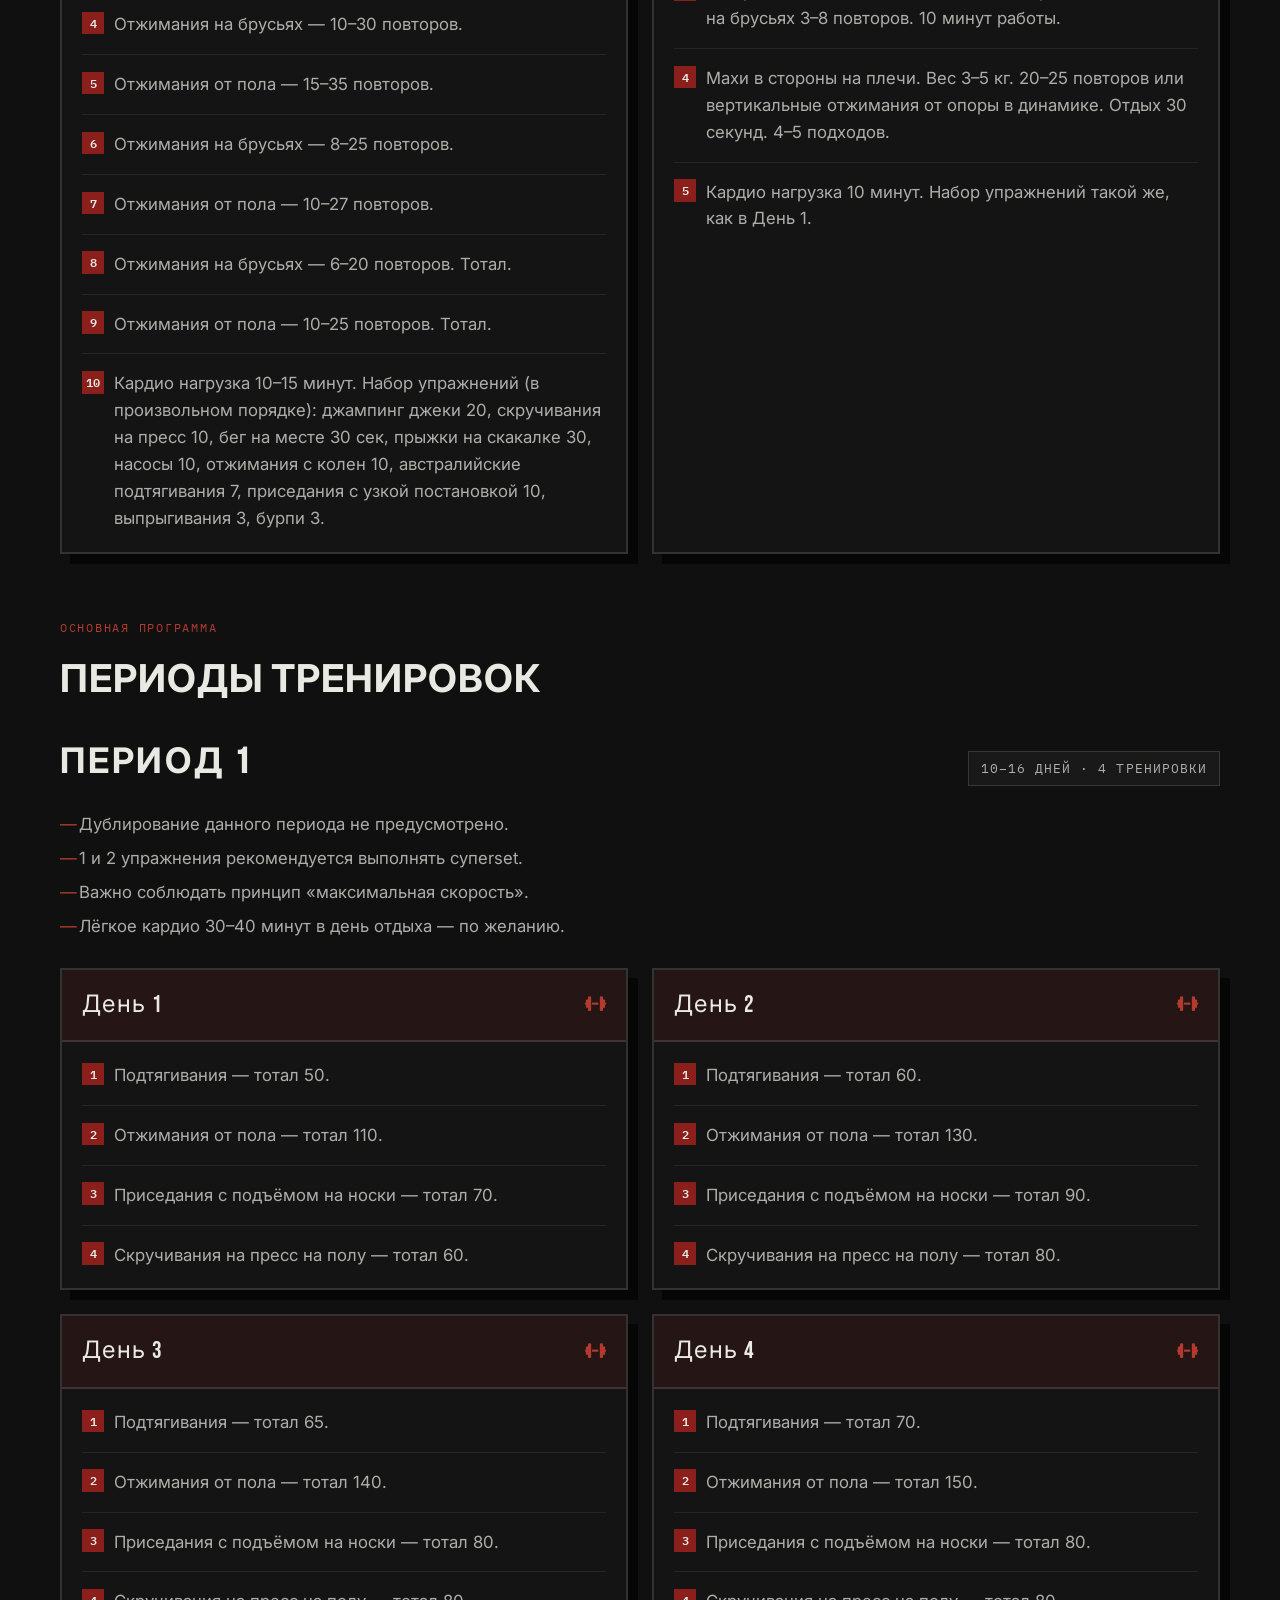
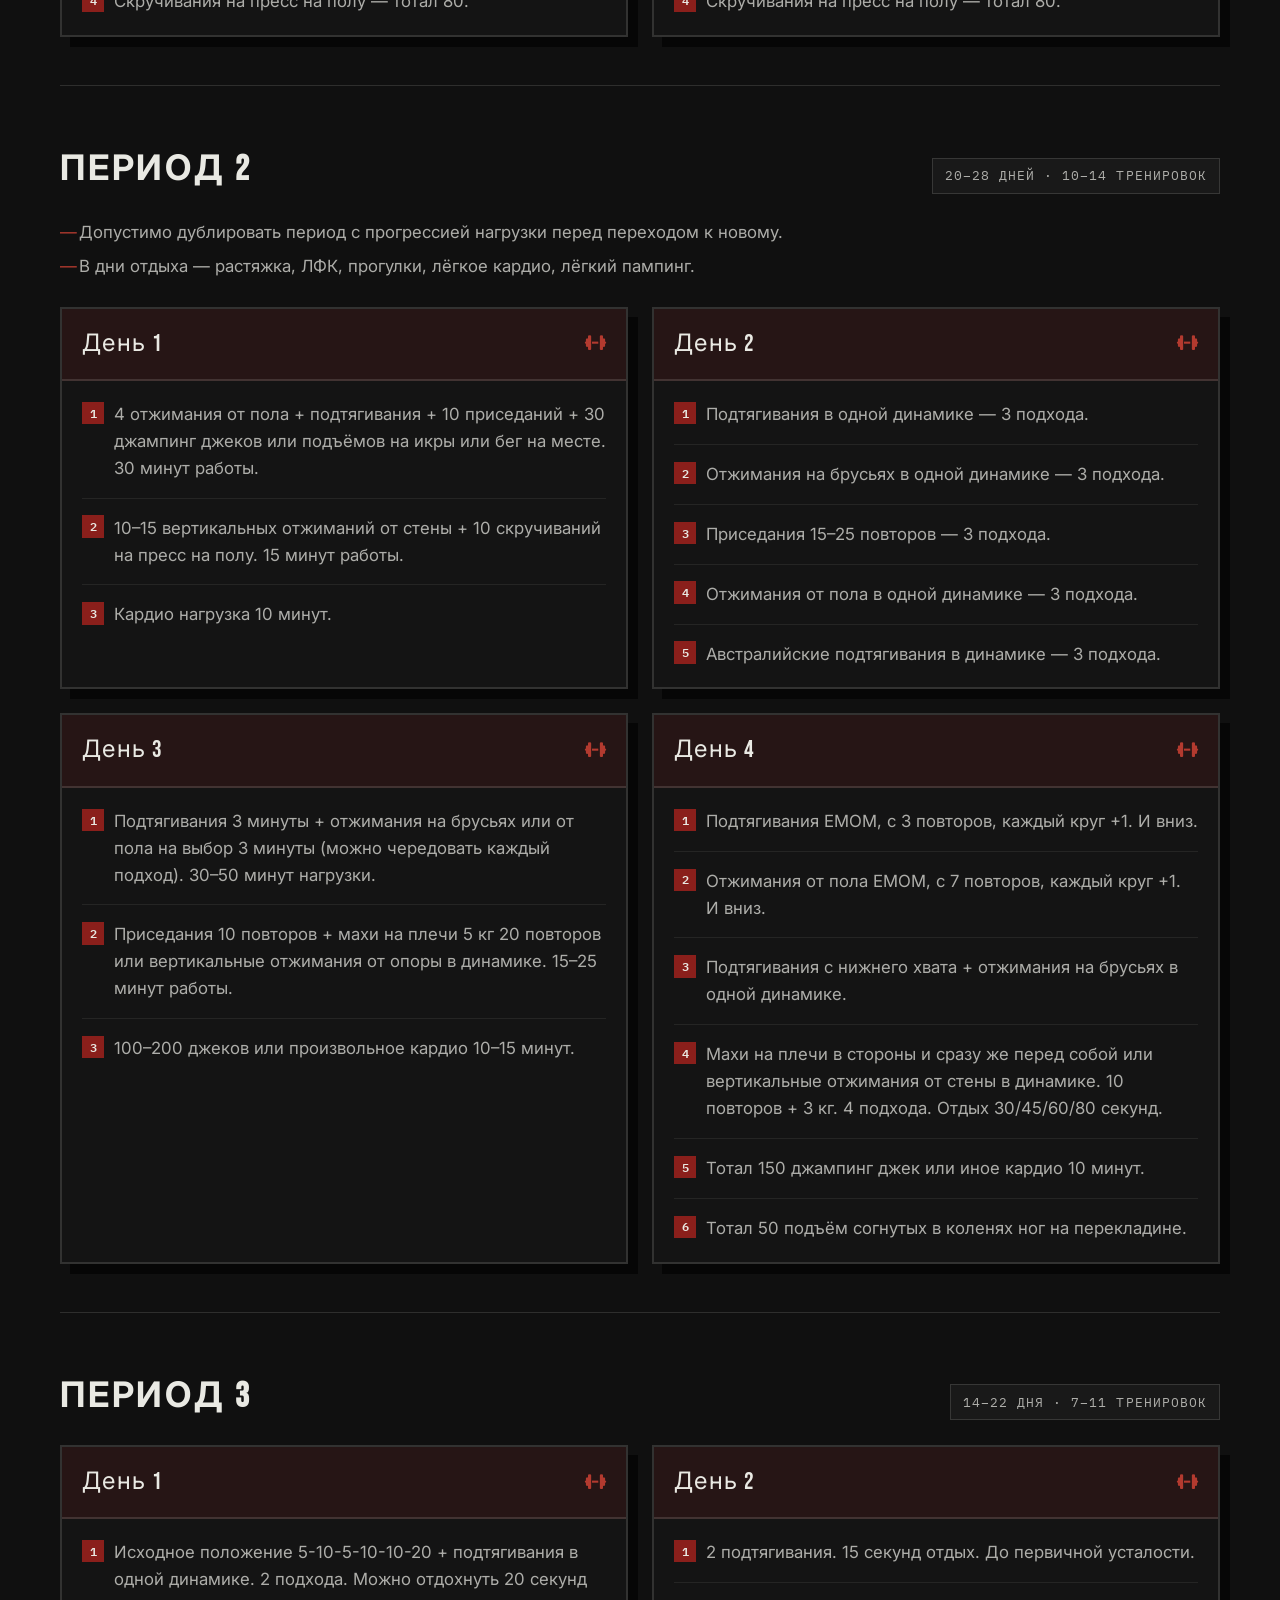
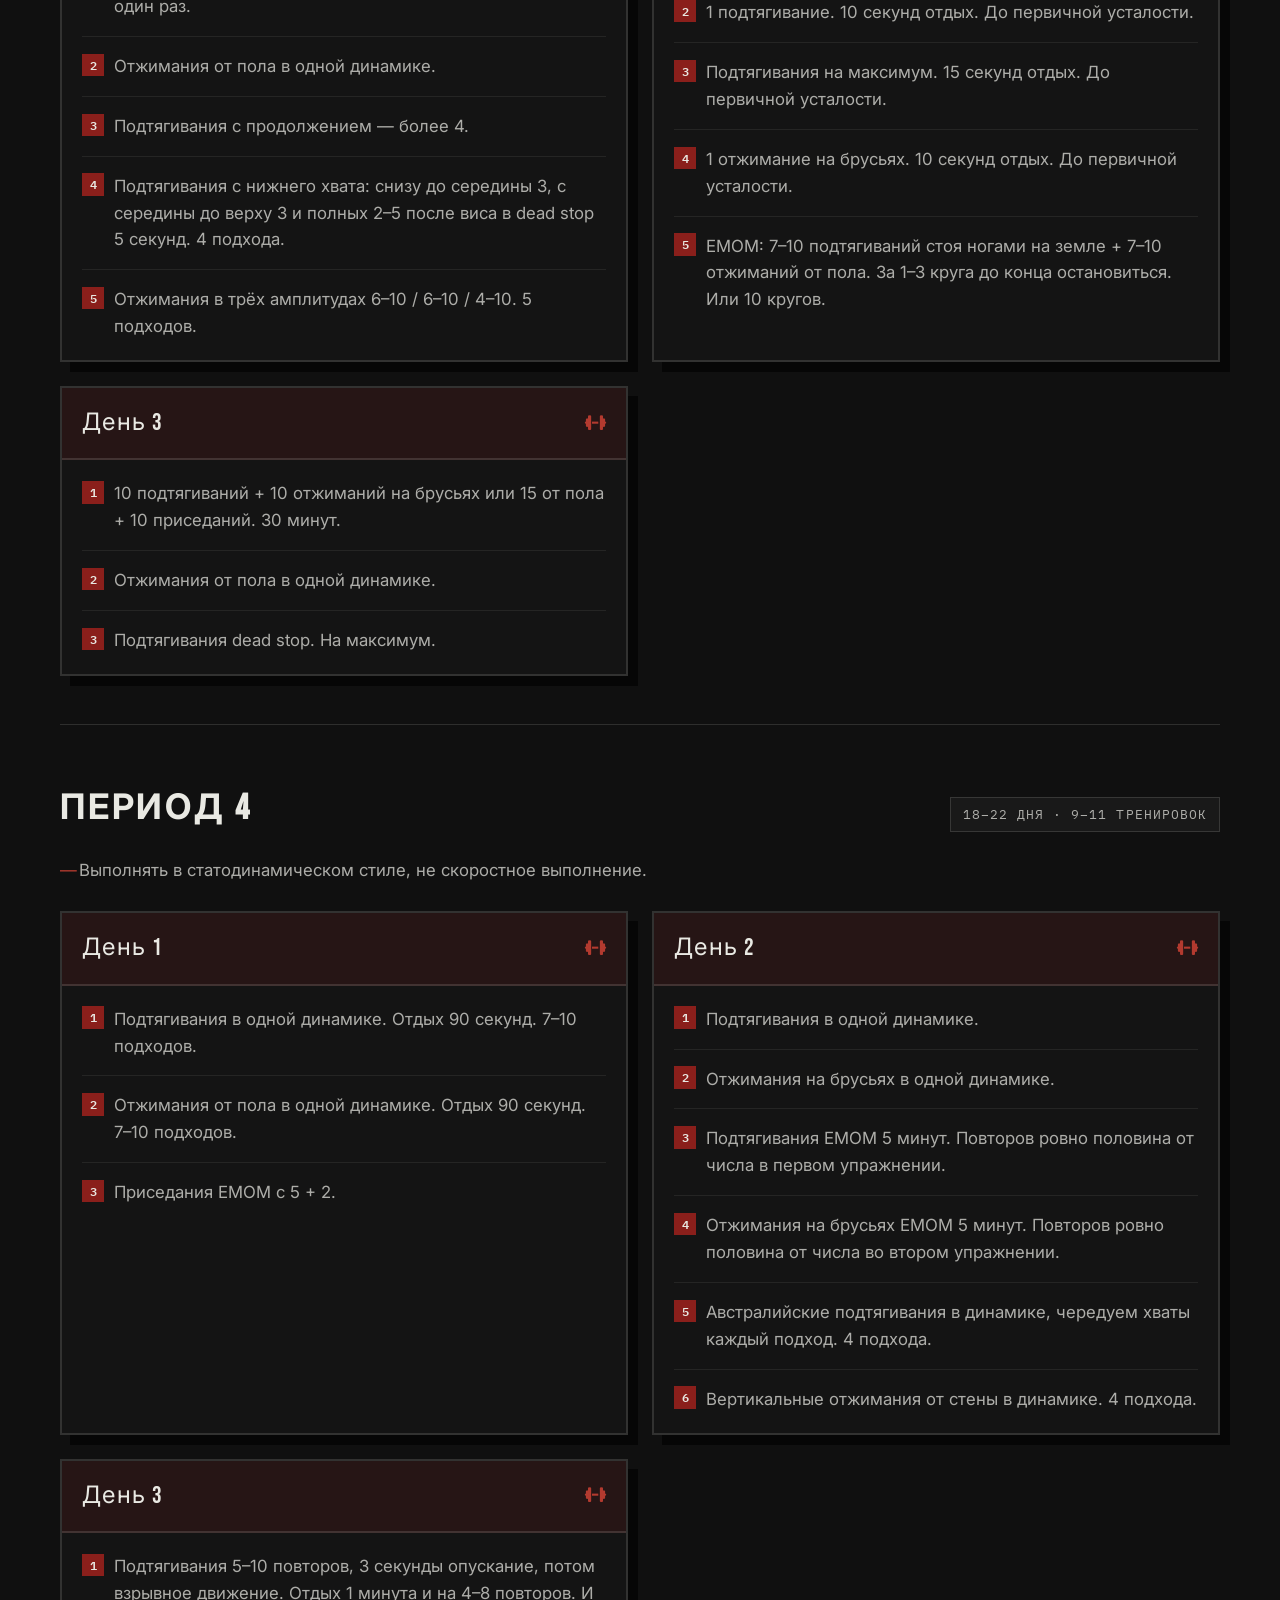
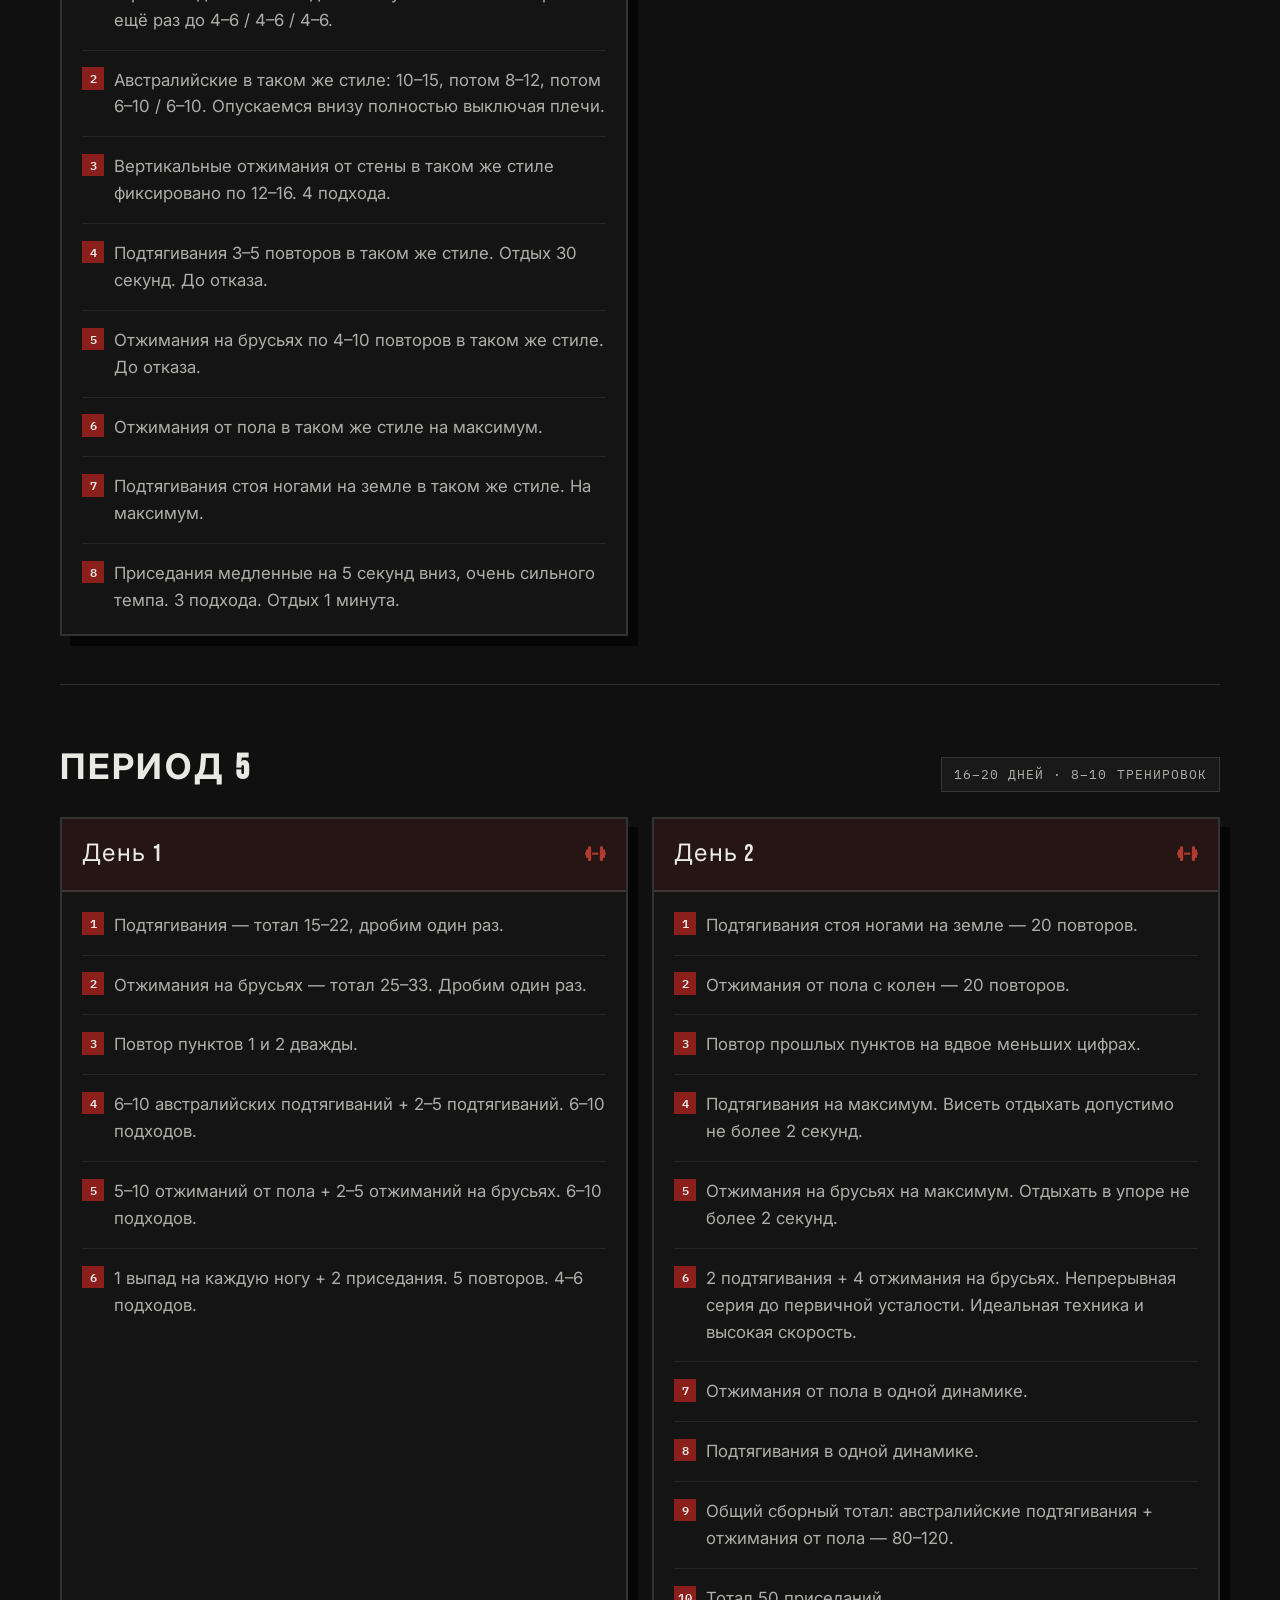
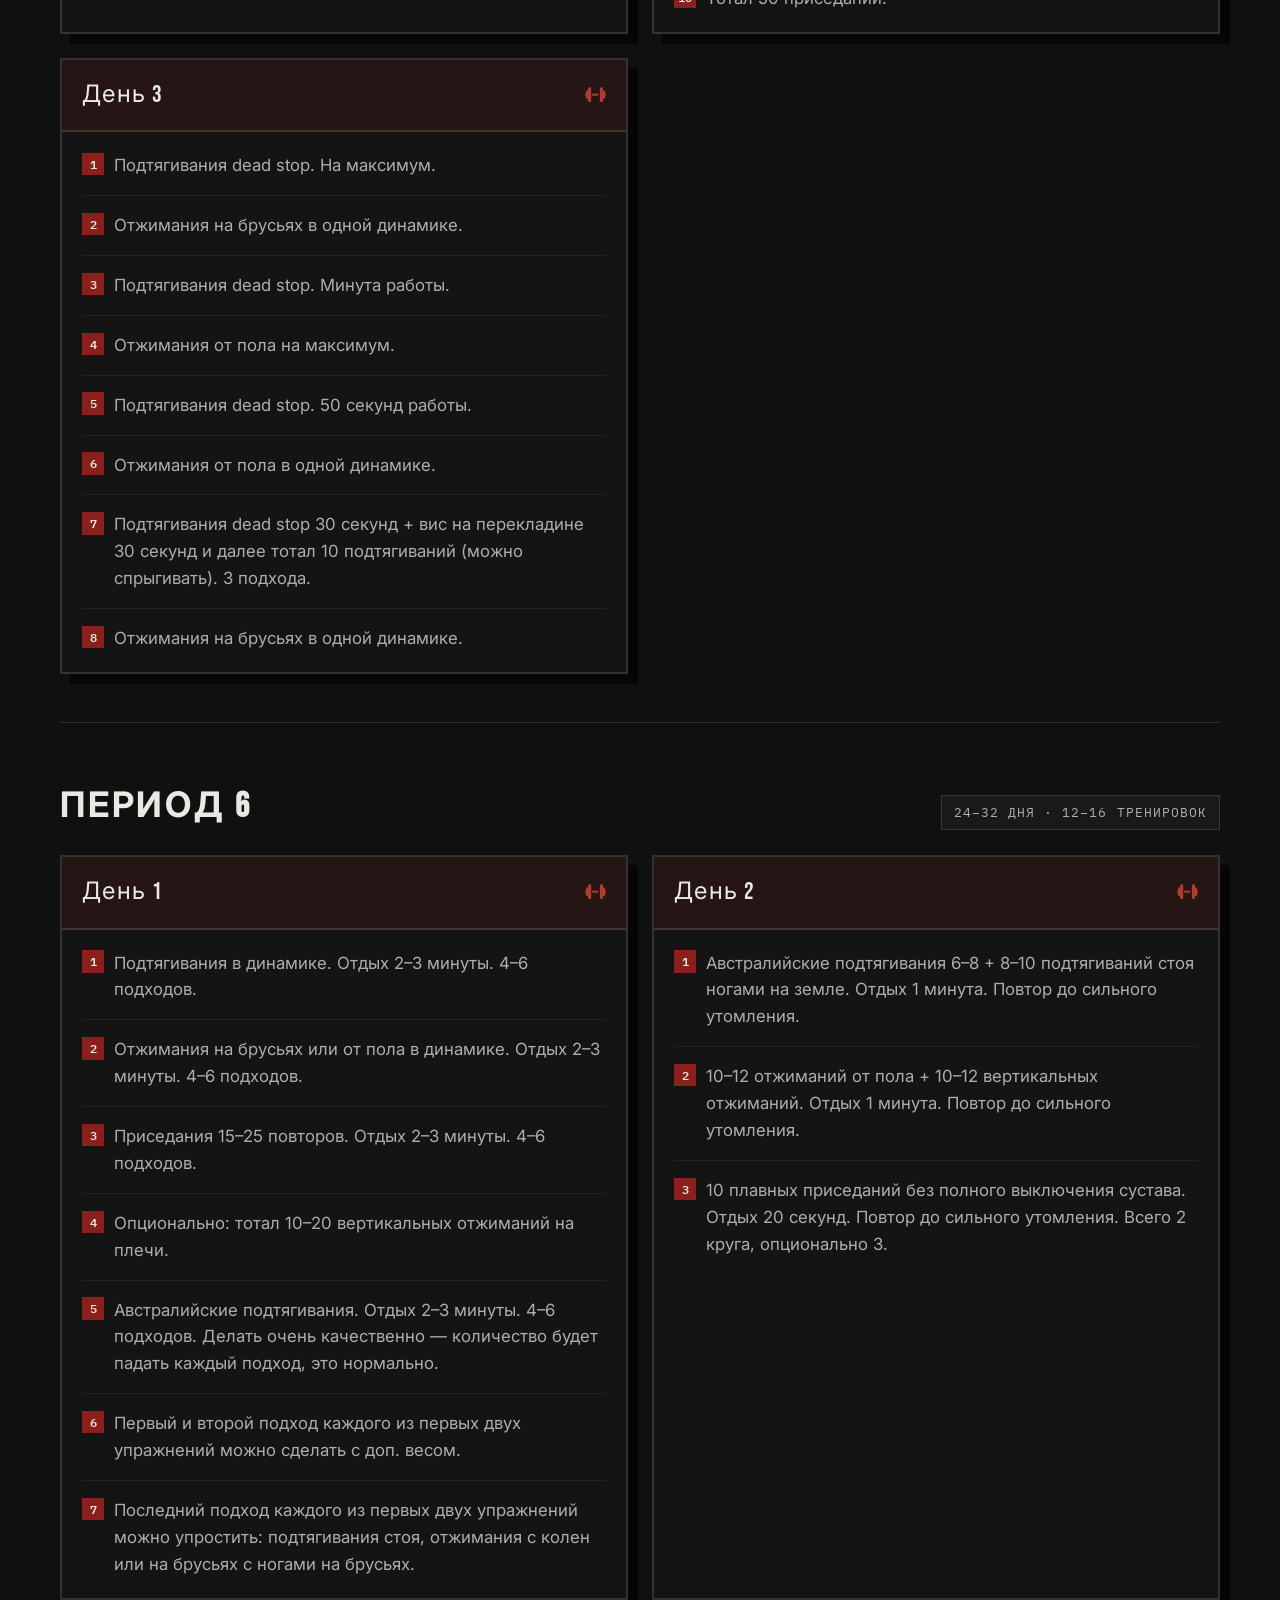
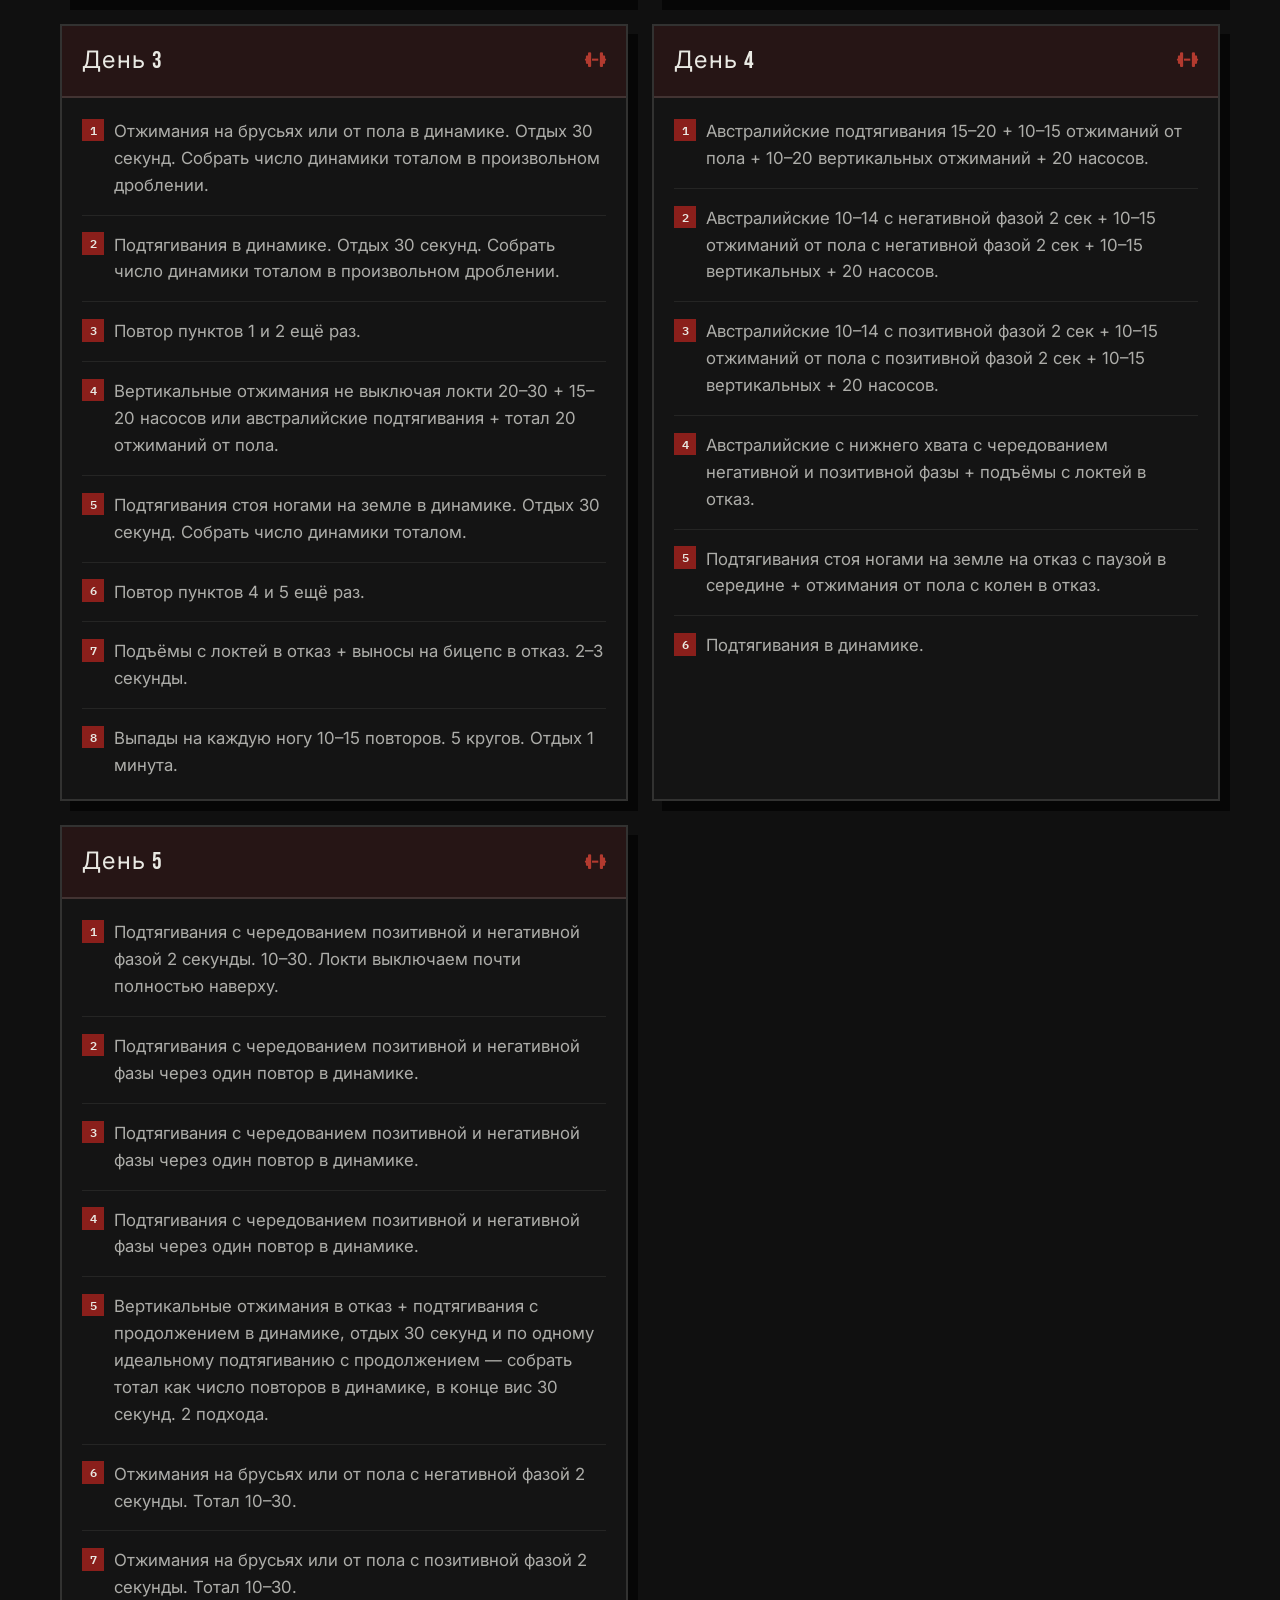
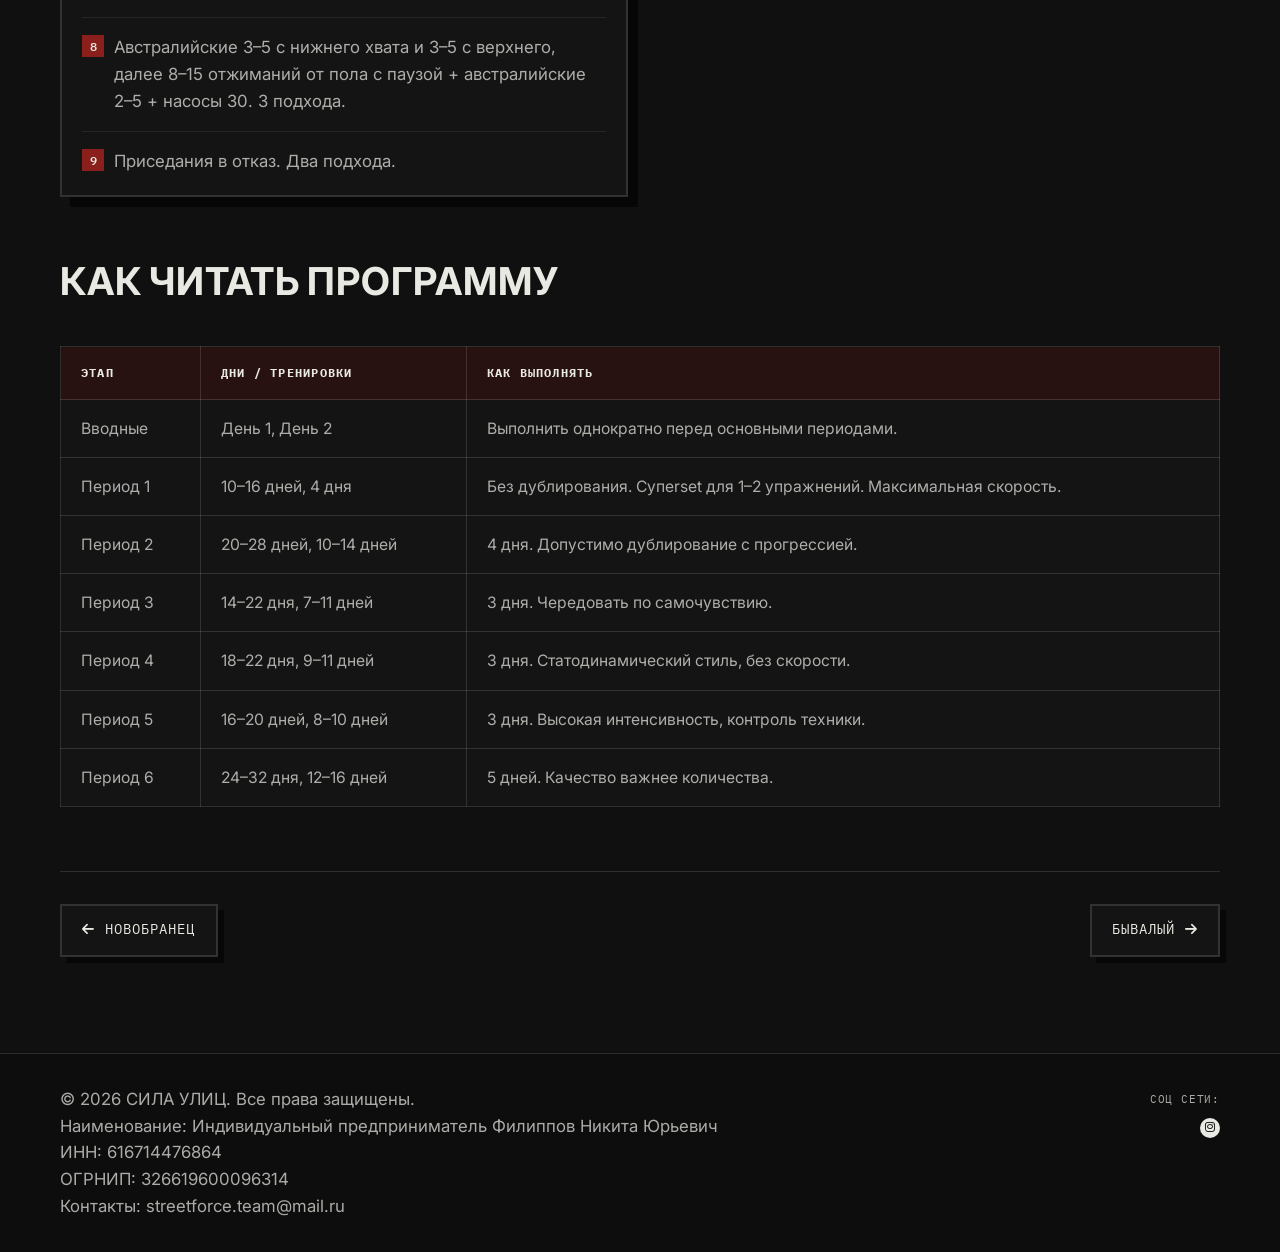
<file: training/3/index.html>
<!DOCTYPE html>
<html lang="ru">
<head>
    <meta charset="UTF-8">
    <meta name="viewport" content="width=device-width, initial-scale=1.0, maximum-scale=1.0, user-scalable=no">
    <title>Уровень 3 — БЛАТНОЙ | СИЛА УЛИЦ</title>
    <link rel="icon" type="image/png" sizes="32x32" href="../../images/logoSmall.png">
    <link rel="stylesheet" href="../../styles.css?v=20260911k">
    <link href="https://fonts.googleapis.com/css2?family=Bebas+Neue&family=IBM+Plex+Mono:wght@400;500;600&family=Inter:wght@400;500;600;700;800;900&display=swap" rel="stylesheet">
    <link rel="stylesheet" href="https://cdnjs.cloudflare.com/ajax/libs/font-awesome/6.4.0/css/all.min.css">
</head>
<body class="training-detail-page">
    <div class="header-phantom"></div>
    <header class="header">
        <nav class="nav">
            <div class="container">
                <div class="nav-brand">
                    <a href="/" aria-label="На главную"><img class="nav-logo" src="/images/logo.png" alt="СИЛА УЛИЦ"></a>
                </div>
                <ul class="nav-links">
                    <li><a href="/training">Тренировки</a></li>
                    <li><a href="/photos">Фотографии</a></li>
                    <li><a href="/#goals">Цели</a></li>
                    <li><a href="/#rules">Правила</a></li>
                    <li><a href="/#registration">Регистрация</a></li>
                    <li><a href="/#contacts">Контакты</a></li>
                    <li><a href="/#documents">Документы</a></li>
                </ul>
                <div class="nav-toggle">
                    <span></span>
                    <span></span>
                    <span></span>
                </div>
            </div>
        </nav>
    </header>

    <main class="main">
        <section class="training-hero">
            <div class="container">
                <a href="/training" class="training-back"><i class="fas fa-arrow-left"></i> Все тренировки</a>
                <span class="training-level-badge">Уровень: 3 / 7</span>
                <h1 class="training-hero-title">Блатной</h1>
                <p class="training-hero-subtitle">Знаешь правила игры. Программа для базовой подготовки со средне-общим уровнем силовых показателей.</p>
                <div class="training-hero-actions">
                    <a href="/trainings/3.pdf" class="cta-button" target="_blank" rel="noopener"><i class="fas fa-file-pdf"></i> Скачать PDF</a>
                    <a href="#program" class="cta-button-outline"><i class="fas fa-list-check"></i> К программе</a>
                </div>
            </div>
        </section>

        <section class="section">
            <div class="container">
                <div class="training-meta-grid">
                    <div class="training-meta-card">
                        <i class="fas fa-dumbbell"></i>
                        <h3>Оборудование</h3>
                        <p>Турник, брусья. Дополнительно — гантели или бутылки с водой 3–5 кг для махов на плечи.</p>
                    </div>
                    <div class="training-meta-card">
                        <i class="fas fa-signal"></i>
                        <h3>Стартовый уровень</h3>
                        <p>Подтягивания — 8–12 повторений. Отжимания от пола — 20–30 повторений.</p>
                    </div>
                    <div class="training-meta-card">
                        <i class="fas fa-bullseye"></i>
                        <h3>Назначение</h3>
                        <p>Базовая подготовка для человека со средне-общим уровнем силовых показателей.</p>
                    </div>
                </div>

                <div class="training-alert">
                    <i class="fas fa-triangle-exclamation"></i>
                    <p><strong>Важно:</strong> перед каждой тренировкой делай разминку 5–10 минут. Работай без боли, в комфортном темпе. При головокружении, резкой боли или плохом самочувствии прекращай тренировку.</p>
                </div>

                <div id="program">
                    <p class="training-section-label">Этап 0</p>
                    <h2 class="training-block-title">Вводные тренировки</h2>
                    <ul class="training-intro-list">
                        <li>Являются полноценными тренировками, выполняются однократно перед переходом к основным программам уровня.</li>
                        <li>Необходимы для начальной подготовки организма к основной нагрузке.</li>
                        <li>Выполняются только при полной готовности к работе.</li>
                    </ul>

                    <div class="training-days" style="margin-bottom: 4rem;">
                        <article class="training-day">
                            <div class="training-day-header">
                                <span class="training-day-number">День 1</span>
                                <i class="fas fa-fire"></i>
                            </div>
                            <ol class="training-exercise-list">
                                <li>Подтягивания по 3–4 повтора каждые 20–30 секунд. Тотал 20–32 повторов. Отдых 2 минуты.</li>
                                <li>Подтягивания 2–3 повтора каждые 15–25 секунд. Тотал 18–30 повторов. Отдых 1,5 минуты.</li>
                                <li>Подтягивания стоя ногами на земле — 4 повтора каждые 5–10 секунд. Тотал 20–40 повторов.</li>
                                <li>Отжимания на брусьях — 10–30 повторов.</li>
                                <li>Отжимания от пола — 15–35 повторов.</li>
                                <li>Отжимания на брусьях — 8–25 повторов.</li>
                                <li>Отжимания от пола — 10–27 повторов.</li>
                                <li>Отжимания на брусьях — 6–20 повторов. Тотал.</li>
                                <li>Отжимания от пола — 10–25 повторов. Тотал.</li>
                                <li>Кардио нагрузка 10–15 минут. Набор упражнений (в произвольном порядке): джампинг джеки 20, скручивания на пресс 10, бег на месте 30 сек, прыжки на скакалке 30, насосы 10, отжимания с колен 10, австралийские подтягивания 7, приседания с узкой постановкой 10, выпрыгивания 3, бурпи 3.</li>
                            </ol>
                        </article>
                        <article class="training-day">
                            <div class="training-day-header">
                                <span class="training-day-number">День 2</span>
                                <i class="fas fa-fire"></i>
                            </div>
                            <ol class="training-exercise-list">
                                <li>Отжимания на брусьях + подтягивания 2/1, каждый новый подход +2/+1 повторов. Отдых чем дальше — тем больше, изначально минимальный.</li>
                                <li>Приседания 10–20 повторов + 5–10 отжиманий от пола. 10 минут работы. Можно начать с большего числа повторов и спуститься к меньшему.</li>
                                <li>Австралийские подтягивания 5–10 повторов + отжимания на брусьях 3–8 повторов. 10 минут работы.</li>
                                <li>Махи в стороны на плечи. Вес 3–5 кг. 20–25 повторов или вертикальные отжимания от опоры в динамике. Отдых 30 секунд. 4–5 подходов.</li>
                                <li>Кардио нагрузка 10 минут. Набор упражнений такой же, как в День 1.</li>
                            </ol>
                        </article>
                    </div>

                    <p class="training-section-label">Основная программа</p>
                    <h2 class="training-block-title">Периоды тренировок</h2>

                    <article class="training-period">
                        <div class="training-period-header">
                            <h3 class="training-period-title">Период 1</h3>
                            <span class="training-period-duration">10–16 дней · 4 тренировки</span>
                        </div>
                        <ul class="training-period-notes">
                            <li>Дублирование данного периода не предусмотрено.</li>
                            <li>1 и 2 упражнения рекомендуется выполнять супerset.</li>
                            <li>Важно соблюдать принцип «максимальная скорость».</li>
                            <li>Лёгкое кардио 30–40 минут в день отдыха — по желанию.</li>
                        </ul>
                        <div class="training-days">
                            <article class="training-day">
                                <div class="training-day-header">
                                    <span class="training-day-number">День 1</span>
                                    <i class="fas fa-dumbbell"></i>
                                </div>
                                <ol class="training-exercise-list">
                                    <li>Подтягивания — тотал 50.</li>
                                    <li>Отжимания от пола — тотал 110.</li>
                                    <li>Приседания с подъёмом на носки — тотал 70.</li>
                                    <li>Скручивания на пресс на полу — тотал 60.</li>
                                </ol>
                            </article>
                            <article class="training-day">
                                <div class="training-day-header">
                                    <span class="training-day-number">День 2</span>
                                    <i class="fas fa-dumbbell"></i>
                                </div>
                                <ol class="training-exercise-list">
                                    <li>Подтягивания — тотал 60.</li>
                                    <li>Отжимания от пола — тотал 130.</li>
                                    <li>Приседания с подъёмом на носки — тотал 90.</li>
                                    <li>Скручивания на пресс на полу — тотал 80.</li>
                                </ol>
                            </article>
                            <article class="training-day">
                                <div class="training-day-header">
                                    <span class="training-day-number">День 3</span>
                                    <i class="fas fa-dumbbell"></i>
                                </div>
                                <ol class="training-exercise-list">
                                    <li>Подтягивания — тотал 65.</li>
                                    <li>Отжимания от пола — тотал 140.</li>
                                    <li>Приседания с подъёмом на носки — тотал 80.</li>
                                    <li>Скручивания на пресс на полу — тотал 80.</li>
                                </ol>
                            </article>
                            <article class="training-day">
                                <div class="training-day-header">
                                    <span class="training-day-number">День 4</span>
                                    <i class="fas fa-dumbbell"></i>
                                </div>
                                <ol class="training-exercise-list">
                                    <li>Подтягивания — тотал 70.</li>
                                    <li>Отжимания от пола — тотал 150.</li>
                                    <li>Приседания с подъёмом на носки — тотал 80.</li>
                                    <li>Скручивания на пресс на полу — тотал 80.</li>
                                </ol>
                            </article>
                        </div>
                    </article>

                    <article class="training-period">
                        <div class="training-period-header">
                            <h3 class="training-period-title">Период 2</h3>
                            <span class="training-period-duration">20–28 дней · 10–14 тренировок</span>
                        </div>
                        <ul class="training-period-notes">
                            <li>Допустимо дублировать период с прогрессией нагрузки перед переходом к новому.</li>
                            <li>В дни отдыха — растяжка, ЛФК, прогулки, лёгкое кардио, лёгкий пампинг.</li>
                        </ul>
                        <div class="training-days">
                            <article class="training-day">
                                <div class="training-day-header">
                                    <span class="training-day-number">День 1</span>
                                    <i class="fas fa-dumbbell"></i>
                                </div>
                                <ol class="training-exercise-list">
                                    <li>4 отжимания от пола + подтягивания + 10 приседаний + 30 джампинг джеков или подъёмов на икры или бег на месте. 30 минут работы.</li>
                                    <li>10–15 вертикальных отжиманий от стены + 10 скручиваний на пресс на полу. 15 минут работы.</li>
                                    <li>Кардио нагрузка 10 минут.</li>
                                </ol>
                            </article>
                            <article class="training-day">
                                <div class="training-day-header">
                                    <span class="training-day-number">День 2</span>
                                    <i class="fas fa-dumbbell"></i>
                                </div>
                                <ol class="training-exercise-list">
                                    <li>Подтягивания в одной динамике — 3 подхода.</li>
                                    <li>Отжимания на брусьях в одной динамике — 3 подхода.</li>
                                    <li>Приседания 15–25 повторов — 3 подхода.</li>
                                    <li>Отжимания от пола в одной динамике — 3 подхода.</li>
                                    <li>Австралийские подтягивания в динамике — 3 подхода.</li>
                                </ol>
                            </article>
                            <article class="training-day">
                                <div class="training-day-header">
                                    <span class="training-day-number">День 3</span>
                                    <i class="fas fa-dumbbell"></i>
                                </div>
                                <ol class="training-exercise-list">
                                    <li>Подтягивания 3 минуты + отжимания на брусьях или от пола на выбор 3 минуты (можно чередовать каждый подход). 30–50 минут нагрузки.</li>
                                    <li>Приседания 10 повторов + махи на плечи 5 кг 20 повторов или вертикальные отжимания от опоры в динамике. 15–25 минут работы.</li>
                                    <li>100–200 джеков или произвольное кардио 10–15 минут.</li>
                                </ol>
                            </article>
                            <article class="training-day">
                                <div class="training-day-header">
                                    <span class="training-day-number">День 4</span>
                                    <i class="fas fa-dumbbell"></i>
                                </div>
                                <ol class="training-exercise-list">
                                    <li>Подтягивания EMOM, с 3 повторов, каждый круг +1. И вниз.</li>
                                    <li>Отжимания от пола EMOM, с 7 повторов, каждый круг +1. И вниз.</li>
                                    <li>Подтягивания с нижнего хвата + отжимания на брусьях в одной динамике.</li>
                                    <li>Махи на плечи в стороны и сразу же перед собой или вертикальные отжимания от стены в динамике. 10 повторов + 3 кг. 4 подхода. Отдых 30/45/60/80 секунд.</li>
                                    <li>Тотал 150 джампинг джек или иное кардио 10 минут.</li>
                                    <li>Тотал 50 подъём согнутых в коленях ног на перекладине.</li>
                                </ol>
                            </article>
                        </div>
                    </article>

                    <article class="training-period">
                        <div class="training-period-header">
                            <h3 class="training-period-title">Период 3</h3>
                            <span class="training-period-duration">14–22 дня · 7–11 тренировок</span>
                        </div>
                        <div class="training-days">
                            <article class="training-day">
                                <div class="training-day-header">
                                    <span class="training-day-number">День 1</span>
                                    <i class="fas fa-dumbbell"></i>
                                </div>
                                <ol class="training-exercise-list">
                                    <li>Исходное положение 5-10-5-10-10-20 + подтягивания в одной динамике. 2 подхода. Можно отдохнуть 20 секунд один раз.</li>
                                    <li>Отжимания от пола в одной динамике.</li>
                                    <li>Подтягивания с продолжением — более 4.</li>
                                    <li>Подтягивания с нижнего хвата: снизу до середины 3, с середины до верху 3 и полных 2–5 после виса в dead stop 5 секунд. 4 подхода.</li>
                                    <li>Отжимания в трёх амплитудах 6–10 / 6–10 / 4–10. 5 подходов.</li>
                                </ol>
                            </article>
                            <article class="training-day">
                                <div class="training-day-header">
                                    <span class="training-day-number">День 2</span>
                                    <i class="fas fa-dumbbell"></i>
                                </div>
                                <ol class="training-exercise-list">
                                    <li>2 подтягивания. 15 секунд отдых. До первичной усталости.</li>
                                    <li>1 подтягивание. 10 секунд отдых. До первичной усталости.</li>
                                    <li>Подтягивания на максимум. 15 секунд отдых. До первичной усталости.</li>
                                    <li>1 отжимание на брусьях. 10 секунд отдых. До первичной усталости.</li>
                                    <li>EMOM: 7–10 подтягиваний стоя ногами на земле + 7–10 отжиманий от пола. За 1–3 круга до конца остановиться. Или 10 кругов.</li>
                                </ol>
                            </article>
                            <article class="training-day">
                                <div class="training-day-header">
                                    <span class="training-day-number">День 3</span>
                                    <i class="fas fa-dumbbell"></i>
                                </div>
                                <ol class="training-exercise-list">
                                    <li>10 подтягиваний + 10 отжиманий на брусьях или 15 от пола + 10 приседаний. 30 минут.</li>
                                    <li>Отжимания от пола в одной динамике.</li>
                                    <li>Подтягивания dead stop. На максимум.</li>
                                </ol>
                            </article>
                        </div>
                    </article>

                    <article class="training-period">
                        <div class="training-period-header">
                            <h3 class="training-period-title">Период 4</h3>
                            <span class="training-period-duration">18–22 дня · 9–11 тренировок</span>
                        </div>
                        <ul class="training-period-notes">
                            <li>Выполнять в статодинамическом стиле, не скоростное выполнение.</li>
                        </ul>
                        <div class="training-days">
                            <article class="training-day">
                                <div class="training-day-header">
                                    <span class="training-day-number">День 1</span>
                                    <i class="fas fa-dumbbell"></i>
                                </div>
                                <ol class="training-exercise-list">
                                    <li>Подтягивания в одной динамике. Отдых 90 секунд. 7–10 подходов.</li>
                                    <li>Отжимания от пола в одной динамике. Отдых 90 секунд. 7–10 подходов.</li>
                                    <li>Приседания EMOM с 5 + 2.</li>
                                </ol>
                            </article>
                            <article class="training-day">
                                <div class="training-day-header">
                                    <span class="training-day-number">День 2</span>
                                    <i class="fas fa-dumbbell"></i>
                                </div>
                                <ol class="training-exercise-list">
                                    <li>Подтягивания в одной динамике.</li>
                                    <li>Отжимания на брусьях в одной динамике.</li>
                                    <li>Подтягивания EMOM 5 минут. Повторов ровно половина от числа в первом упражнении.</li>
                                    <li>Отжимания на брусьях EMOM 5 минут. Повторов ровно половина от числа во втором упражнении.</li>
                                    <li>Австралийские подтягивания в динамике, чередуем хваты каждый подход. 4 подхода.</li>
                                    <li>Вертикальные отжимания от стены в динамике. 4 подхода.</li>
                                </ol>
                            </article>
                            <article class="training-day">
                                <div class="training-day-header">
                                    <span class="training-day-number">День 3</span>
                                    <i class="fas fa-dumbbell"></i>
                                </div>
                                <ol class="training-exercise-list">
                                    <li>Подтягивания 5–10 повторов, 3 секунды опускание, потом взрывное движение. Отдых 1 минута и на 4–8 повторов. И ещё раз до 4–6 / 4–6 / 4–6.</li>
                                    <li>Австралийские в таком же стиле: 10–15, потом 8–12, потом 6–10 / 6–10. Опускаемся внизу полностью выключая плечи.</li>
                                    <li>Вертикальные отжимания от стены в таком же стиле фиксировано по 12–16. 4 подхода.</li>
                                    <li>Подтягивания 3–5 повторов в таком же стиле. Отдых 30 секунд. До отказа.</li>
                                    <li>Отжимания на брусьях по 4–10 повторов в таком же стиле. До отказа.</li>
                                    <li>Отжимания от пола в таком же стиле на максимум.</li>
                                    <li>Подтягивания стоя ногами на земле в таком же стиле. На максимум.</li>
                                    <li>Приседания медленные на 5 секунд вниз, очень сильного темпа. 3 подхода. Отдых 1 минута.</li>
                                </ol>
                            </article>
                        </div>
                    </article>

                    <article class="training-period">
                        <div class="training-period-header">
                            <h3 class="training-period-title">Период 5</h3>
                            <span class="training-period-duration">16–20 дней · 8–10 тренировок</span>
                        </div>
                        <div class="training-days">
                            <article class="training-day">
                                <div class="training-day-header">
                                    <span class="training-day-number">День 1</span>
                                    <i class="fas fa-dumbbell"></i>
                                </div>
                                <ol class="training-exercise-list">
                                    <li>Подтягивания — тотал 15–22, дробим один раз.</li>
                                    <li>Отжимания на брусьях — тотал 25–33. Дробим один раз.</li>
                                    <li>Повтор пунктов 1 и 2 дважды.</li>
                                    <li>6–10 австралийских подтягиваний + 2–5 подтягиваний. 6–10 подходов.</li>
                                    <li>5–10 отжиманий от пола + 2–5 отжиманий на брусьях. 6–10 подходов.</li>
                                    <li>1 выпад на каждую ногу + 2 приседания. 5 повторов. 4–6 подходов.</li>
                                </ol>
                            </article>
                            <article class="training-day">
                                <div class="training-day-header">
                                    <span class="training-day-number">День 2</span>
                                    <i class="fas fa-dumbbell"></i>
                                </div>
                                <ol class="training-exercise-list">
                                    <li>Подтягивания стоя ногами на земле — 20 повторов.</li>
                                    <li>Отжимания от пола с колен — 20 повторов.</li>
                                    <li>Повтор прошлых пунктов на вдвое меньших цифрах.</li>
                                    <li>Подтягивания на максимум. Висеть отдыхать допустимо не более 2 секунд.</li>
                                    <li>Отжимания на брусьях на максимум. Отдыхать в упоре не более 2 секунд.</li>
                                    <li>2 подтягивания + 4 отжимания на брусьях. Непрерывная серия до первичной усталости. Идеальная техника и высокая скорость.</li>
                                    <li>Отжимания от пола в одной динамике.</li>
                                    <li>Подтягивания в одной динамике.</li>
                                    <li>Общий сборный тотал: австралийские подтягивания + отжимания от пола — 80–120.</li>
                                    <li>Тотал 50 приседаний.</li>
                                </ol>
                            </article>
                            <article class="training-day">
                                <div class="training-day-header">
                                    <span class="training-day-number">День 3</span>
                                    <i class="fas fa-dumbbell"></i>
                                </div>
                                <ol class="training-exercise-list">
                                    <li>Подтягивания dead stop. На максимум.</li>
                                    <li>Отжимания на брусьях в одной динамике.</li>
                                    <li>Подтягивания dead stop. Минута работы.</li>
                                    <li>Отжимания от пола на максимум.</li>
                                    <li>Подтягивания dead stop. 50 секунд работы.</li>
                                    <li>Отжимания от пола в одной динамике.</li>
                                    <li>Подтягивания dead stop 30 секунд + вис на перекладине 30 секунд и далее тотал 10 подтягиваний (можно спрыгивать). 3 подхода.</li>
                                    <li>Отжимания на брусьях в одной динамике.</li>
                                </ol>
                            </article>
                        </div>
                    </article>

                    <article class="training-period">
                        <div class="training-period-header">
                            <h3 class="training-period-title">Период 6</h3>
                            <span class="training-period-duration">24–32 дня · 12–16 тренировок</span>
                        </div>
                        <div class="training-days">
                            <article class="training-day">
                                <div class="training-day-header">
                                    <span class="training-day-number">День 1</span>
                                    <i class="fas fa-dumbbell"></i>
                                </div>
                                <ol class="training-exercise-list">
                                    <li>Подтягивания в динамике. Отдых 2–3 минуты. 4–6 подходов.</li>
                                    <li>Отжимания на брусьях или от пола в динамике. Отдых 2–3 минуты. 4–6 подходов.</li>
                                    <li>Приседания 15–25 повторов. Отдых 2–3 минуты. 4–6 подходов.</li>
                                    <li>Опционально: тотал 10–20 вертикальных отжиманий на плечи.</li>
                                    <li>Австралийские подтягивания. Отдых 2–3 минуты. 4–6 подходов. Делать очень качественно — количество будет падать каждый подход, это нормально.</li>
                                    <li>Первый и второй подход каждого из первых двух упражнений можно сделать с доп. весом.</li>
                                    <li>Последний подход каждого из первых двух упражнений можно упростить: подтягивания стоя, отжимания с колен или на брусьях с ногами на брусьях.</li>
                                </ol>
                            </article>
                            <article class="training-day">
                                <div class="training-day-header">
                                    <span class="training-day-number">День 2</span>
                                    <i class="fas fa-dumbbell"></i>
                                </div>
                                <ol class="training-exercise-list">
                                    <li>Австралийские подтягивания 6–8 + 8–10 подтягиваний стоя ногами на земле. Отдых 1 минута. Повтор до сильного утомления.</li>
                                    <li>10–12 отжиманий от пола + 10–12 вертикальных отжиманий. Отдых 1 минута. Повтор до сильного утомления.</li>
                                    <li>10 плавных приседаний без полного выключения сустава. Отдых 20 секунд. Повтор до сильного утомления. Всего 2 круга, опционально 3.</li>
                                </ol>
                            </article>
                            <article class="training-day">
                                <div class="training-day-header">
                                    <span class="training-day-number">День 3</span>
                                    <i class="fas fa-dumbbell"></i>
                                </div>
                                <ol class="training-exercise-list">
                                    <li>Отжимания на брусьях или от пола в динамике. Отдых 30 секунд. Собрать число динамики тоталом в произвольном дроблении.</li>
                                    <li>Подтягивания в динамике. Отдых 30 секунд. Собрать число динамики тоталом в произвольном дроблении.</li>
                                    <li>Повтор пунктов 1 и 2 ещё раз.</li>
                                    <li>Вертикальные отжимания не выключая локти 20–30 + 15–20 насосов или австралийские подтягивания + тотал 20 отжиманий от пола.</li>
                                    <li>Подтягивания стоя ногами на земле в динамике. Отдых 30 секунд. Собрать число динамики тоталом.</li>
                                    <li>Повтор пунктов 4 и 5 ещё раз.</li>
                                    <li>Подъёмы с локтей в отказ + выносы на бицепс в отказ. 2–3 секунды.</li>
                                    <li>Выпады на каждую ногу 10–15 повторов. 5 кругов. Отдых 1 минута.</li>
                                </ol>
                            </article>
                            <article class="training-day">
                                <div class="training-day-header">
                                    <span class="training-day-number">День 4</span>
                                    <i class="fas fa-dumbbell"></i>
                                </div>
                                <ol class="training-exercise-list">
                                    <li>Австралийские подтягивания 15–20 + 10–15 отжиманий от пола + 10–20 вертикальных отжиманий + 20 насосов.</li>
                                    <li>Австралийские 10–14 с негативной фазой 2 сек + 10–15 отжиманий от пола с негативной фазой 2 сек + 10–15 вертикальных + 20 насосов.</li>
                                    <li>Австралийские 10–14 с позитивной фазой 2 сек + 10–15 отжиманий от пола с позитивной фазой 2 сек + 10–15 вертикальных + 20 насосов.</li>
                                    <li>Австралийские с нижнего хвата с чередованием негативной и позитивной фазы + подъёмы с локтей в отказ.</li>
                                    <li>Подтягивания стоя ногами на земле на отказ с паузой в середине + отжимания от пола с колен в отказ.</li>
                                    <li>Подтягивания в динамике.</li>
                                </ol>
                            </article>
                            <article class="training-day">
                                <div class="training-day-header">
                                    <span class="training-day-number">День 5</span>
                                    <i class="fas fa-dumbbell"></i>
                                </div>
                                <ol class="training-exercise-list">
                                    <li>Подтягивания с чередованием позитивной и негативной фазой 2 секунды. 10–30. Локти выключаем почти полностью наверху.</li>
                                    <li>Подтягивания с чередованием позитивной и негативной фазы через один повтор в динамике.</li>
                                    <li>Подтягивания с чередованием позитивной и негативной фазы через один повтор в динамике.</li>
                                    <li>Подтягивания с чередованием позитивной и негативной фазы через один повтор в динамике.</li>
                                    <li>Вертикальные отжимания в отказ + подтягивания с продолжением в динамике, отдых 30 секунд и по одному идеальному подтягиванию с продолжением — собрать тотал как число повторов в динамике, в конце вис 30 секунд. 2 подхода.</li>
                                    <li>Отжимания на брусьях или от пола с негативной фазой 2 секунды. Тотал 10–30.</li>
                                    <li>Отжимания на брусьях или от пола с позитивной фазой 2 секунды. Тотал 10–30.</li>
                                    <li>Австралийские 3–5 с нижнего хвата и 3–5 с верхнего, далее 8–15 отжиманий от пола с паузой + австралийские 2–5 + насосы 30. 3 подхода.</li>
                                    <li>Приседания в отказ. Два подхода.</li>
                                </ol>
                            </article>
                        </div>
                    </article>

                    <h2 class="training-block-title" style="margin-top: 3rem;">Как читать программу</h2>
                    <div class="training-schedule-wrap">
                        <table class="training-schedule">
                            <thead>
                                <tr>
                                    <th>Этап</th>
                                    <th>Дни / тренировки</th>
                                    <th>Как выполнять</th>
                                </tr>
                            </thead>
                            <tbody>
                                <tr>
                                    <td>Вводные</td>
                                    <td>День 1, День 2</td>
                                    <td>Выполнить однократно перед основными периодами.</td>
                                </tr>
                                <tr>
                                    <td>Период 1</td>
                                    <td>10–16 дней, 4 дня</td>
                                    <td>Без дублирования. Супerset для 1–2 упражнений. Максимальная скорость.</td>
                                </tr>
                                <tr>
                                    <td>Период 2</td>
                                    <td>20–28 дней, 10–14 дней</td>
                                    <td>4 дня. Допустимо дублирование с прогрессией.</td>
                                </tr>
                                <tr>
                                    <td>Период 3</td>
                                    <td>14–22 дня, 7–11 дней</td>
                                    <td>3 дня. Чередовать по самочувствию.</td>
                                </tr>
                                <tr>
                                    <td>Период 4</td>
                                    <td>18–22 дня, 9–11 дней</td>
                                    <td>3 дня. Статодинамический стиль, без скорости.</td>
                                </tr>
                                <tr>
                                    <td>Период 5</td>
                                    <td>16–20 дней, 8–10 дней</td>
                                    <td>3 дня. Высокая интенсивность, контроль техники.</td>
                                </tr>
                                <tr>
                                    <td>Период 6</td>
                                    <td>24–32 дня, 12–16 дней</td>
                                    <td>5 дней. Качество важнее количества.</td>
                                </tr>
                            </tbody>
                        </table>
                    </div>
                </div>

                <nav class="training-nav" aria-label="Навигация по уровням">
                    <a href="/training/2" class="training-nav-link prev"><i class="fas fa-arrow-left"></i> Новобранец</a>
                    <a href="/training/4" class="training-nav-link next">Бывалый <i class="fas fa-arrow-right"></i></a>
                </nav>
            </div>
        </section>
    </main>

    <footer class="footer">
        <div class="container">
            <div class="footer-copy">
                <div class="footer-legal">
                    <p>&copy; 2026 СИЛА УЛИЦ. Все права защищены.</p>
                    <p>Наименование: Индивидуальный предприниматель Филиппов Никита Юрьевич</p>
                    <p>ИНН: 616714476864</p>
                    <p>ОГРНИП: 326619600096314</p>
                    <p>Контакты: streetforce.team@mail.ru</p>
                </div>
                <div class="footer-socials">
                    <span class="footer-socials-label">соц сети:</span>
                    <a class="footer-social" href="https://www.instagram.com/sila.ulic/" target="_blank" rel="noopener noreferrer" aria-label="Instagram СИЛА УЛИЦ">
                        <i class="fab fa-instagram" aria-hidden="true"></i>
                    </a>
                </div>
            </div>
        </div>
    </footer>

    <audio id="bg-audio" src="../../images/soundtrack.mp3" type="audio/mpeg" preload="auto" loop></audio>
    <div id="audio-tooltip" class="audio-tooltip">Включи музыку! <i class="fas fa-arrow-right bx-fade-right"></i></div>
    <button id="audio-toggle-btn" class="audio-toggle-btn" aria-label="Play/Pause Music">
        <i class="fas fa-play"></i>
    </button>

    <script src="../../script.js"></script>
</body>
</html>
</file>
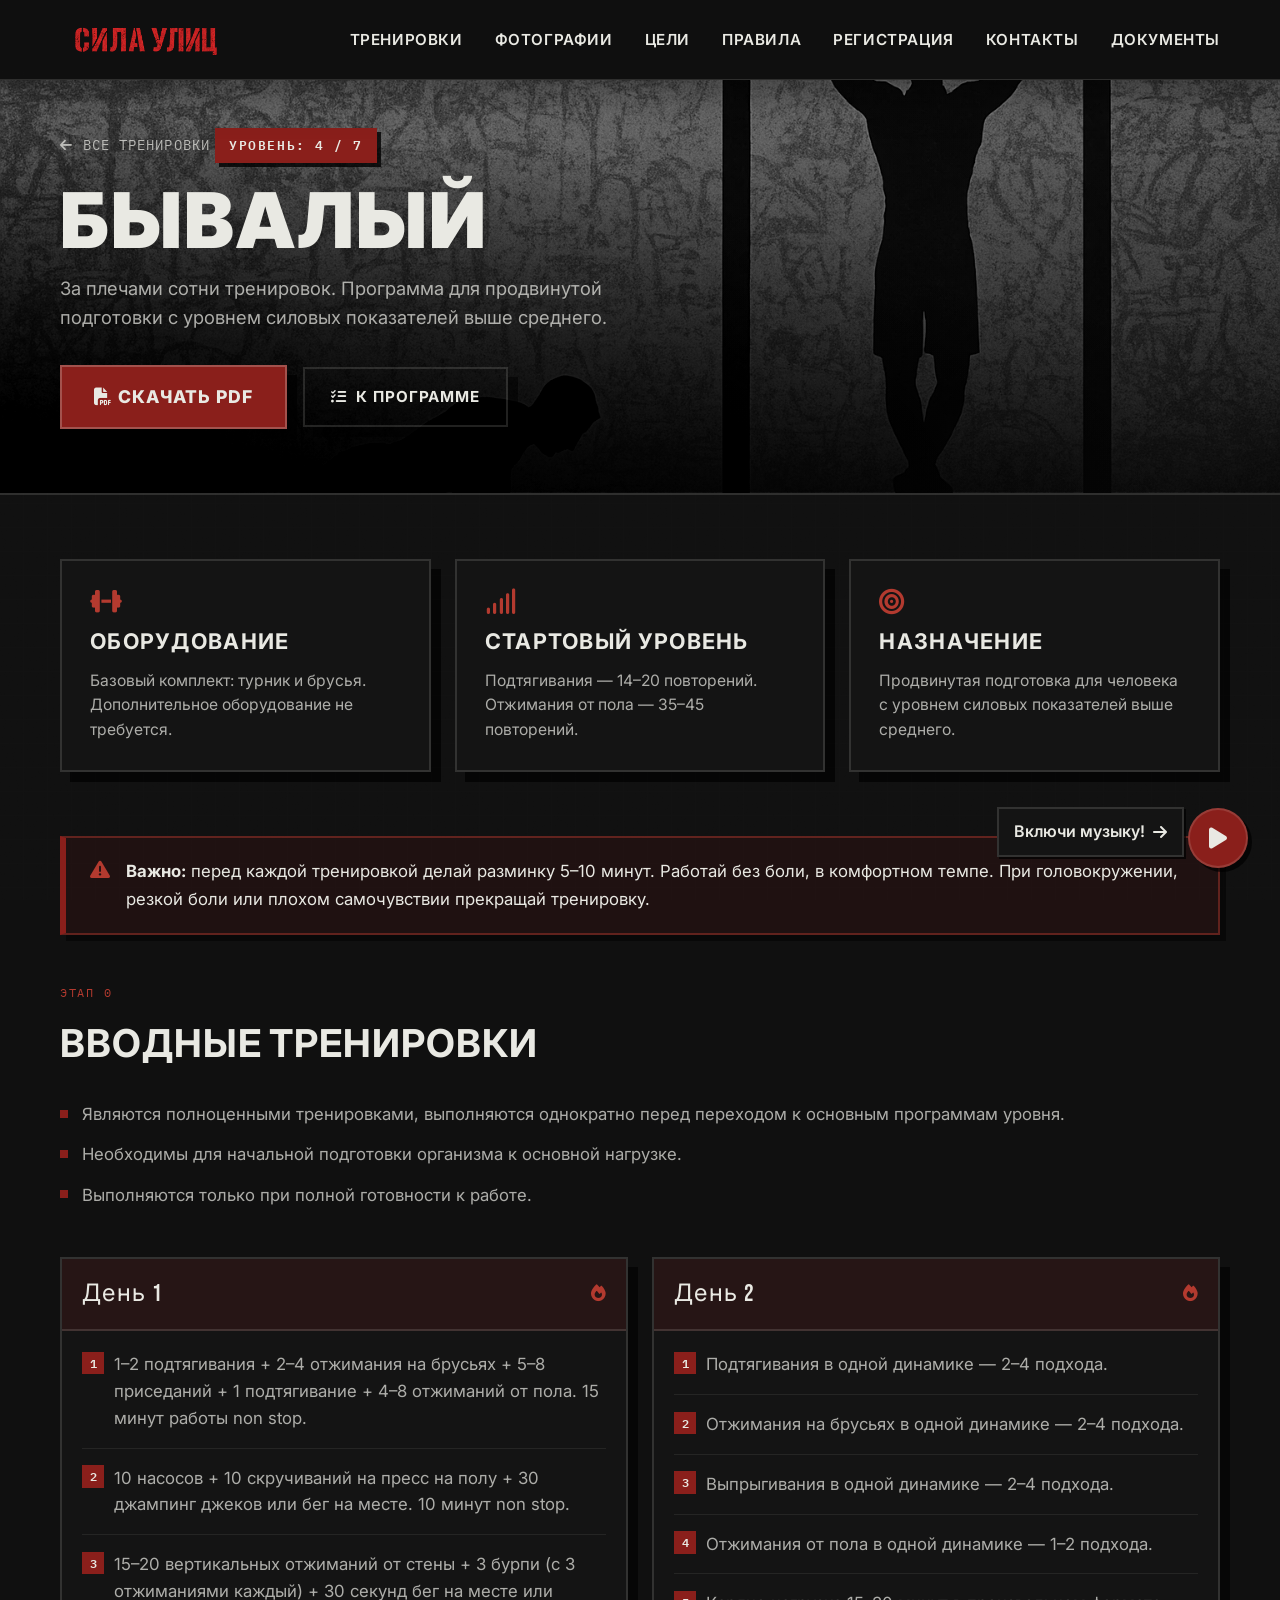
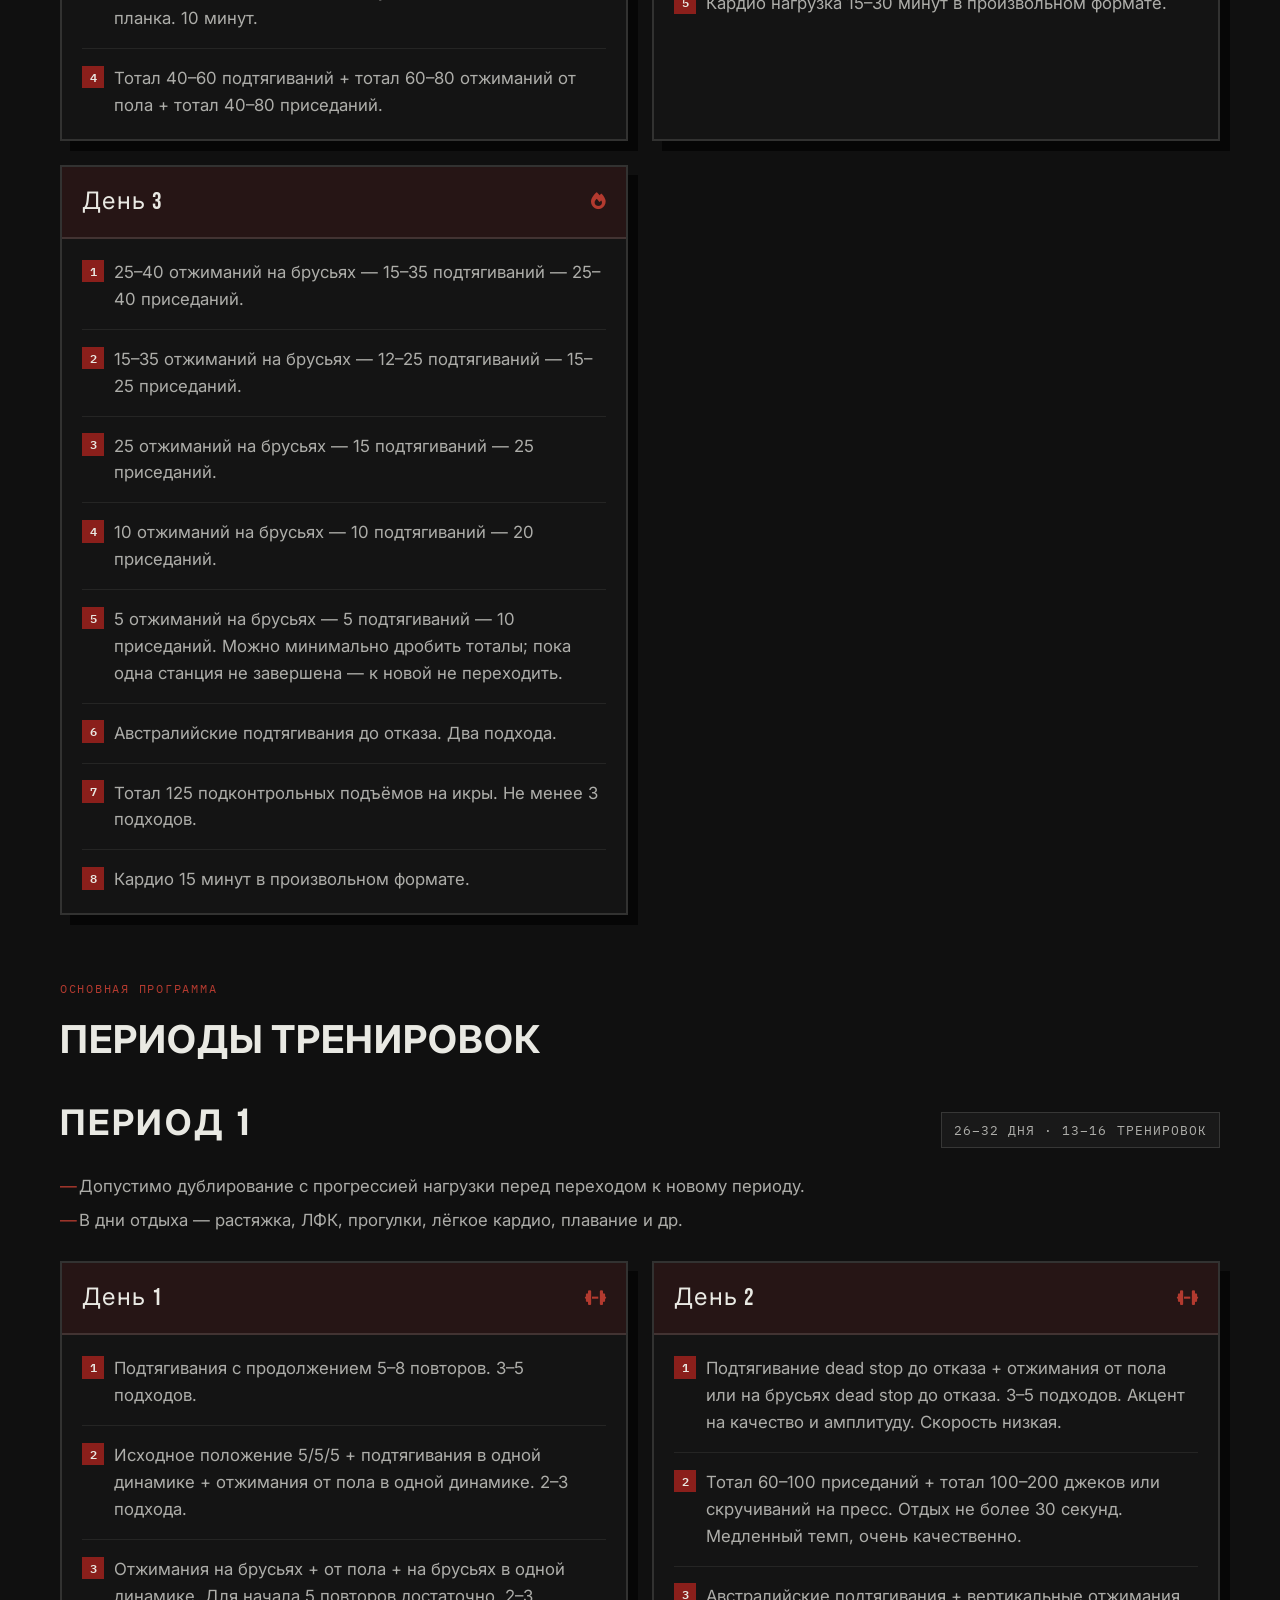
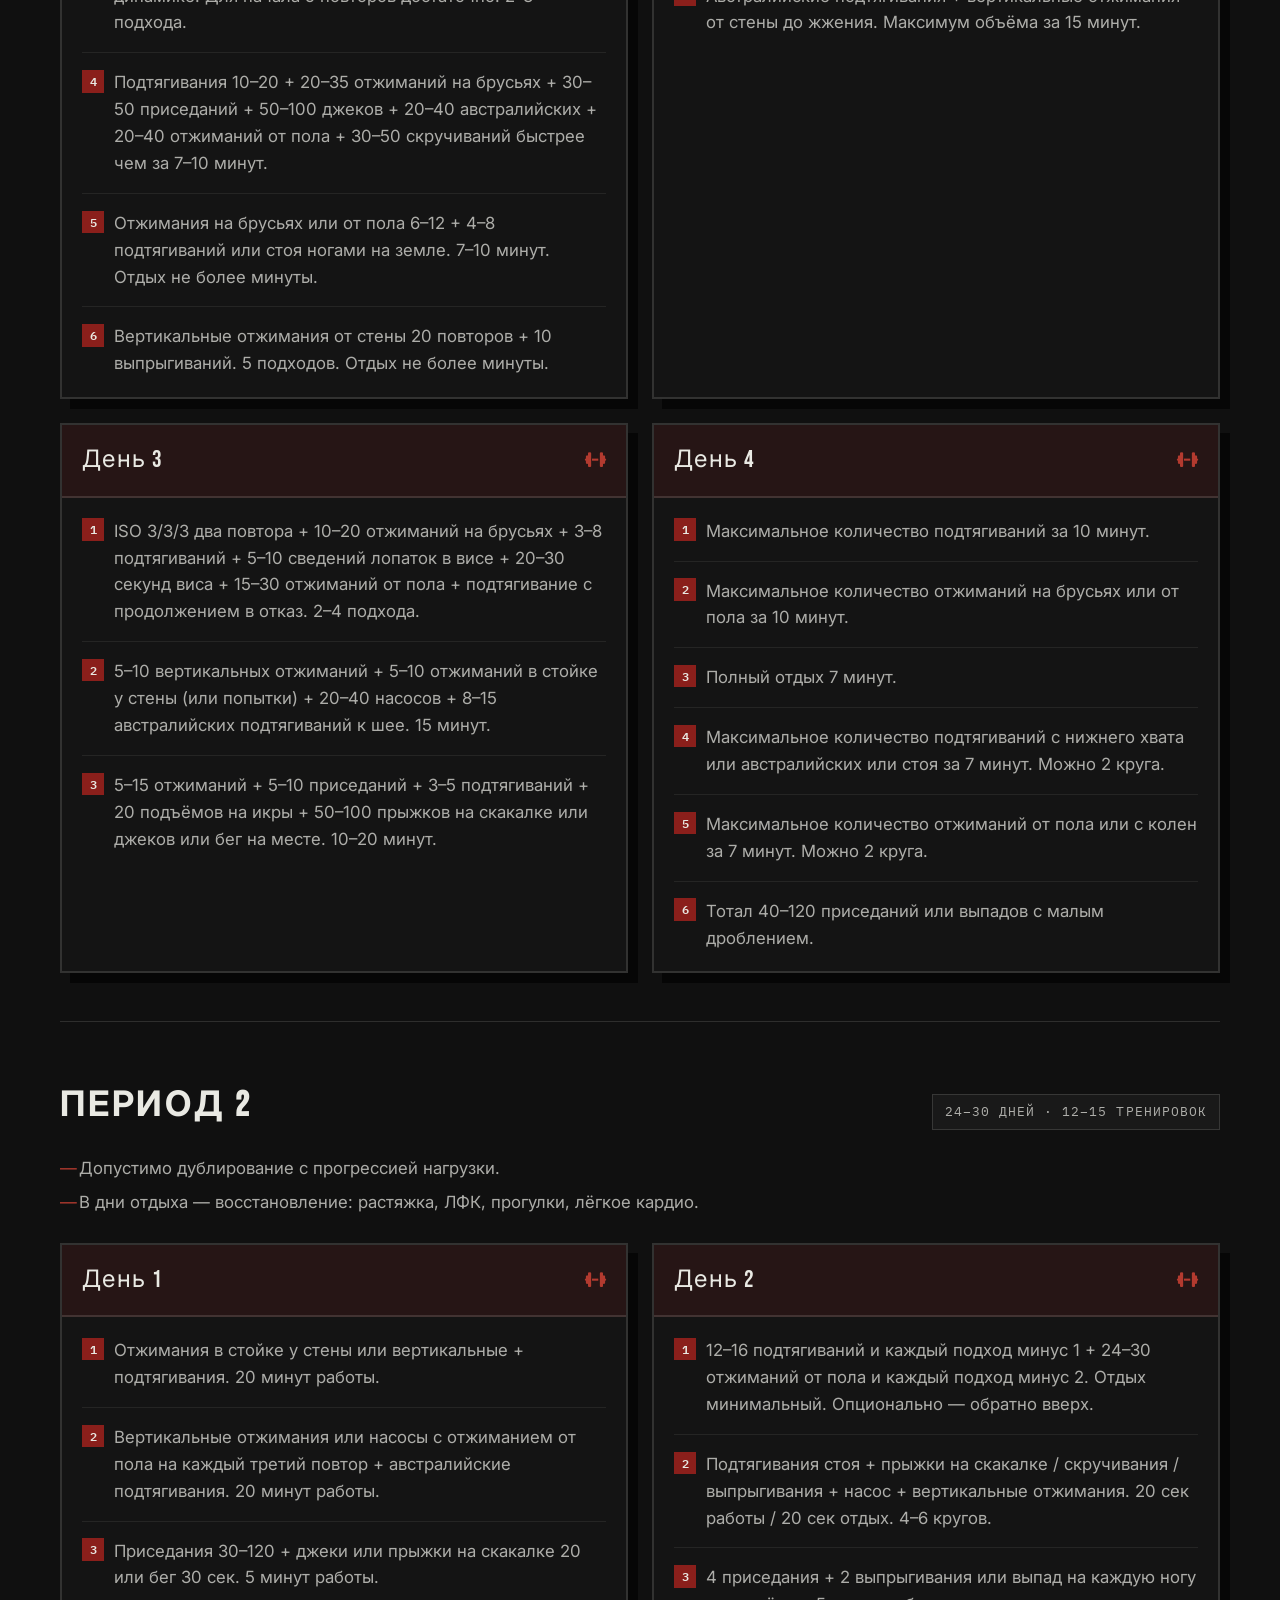
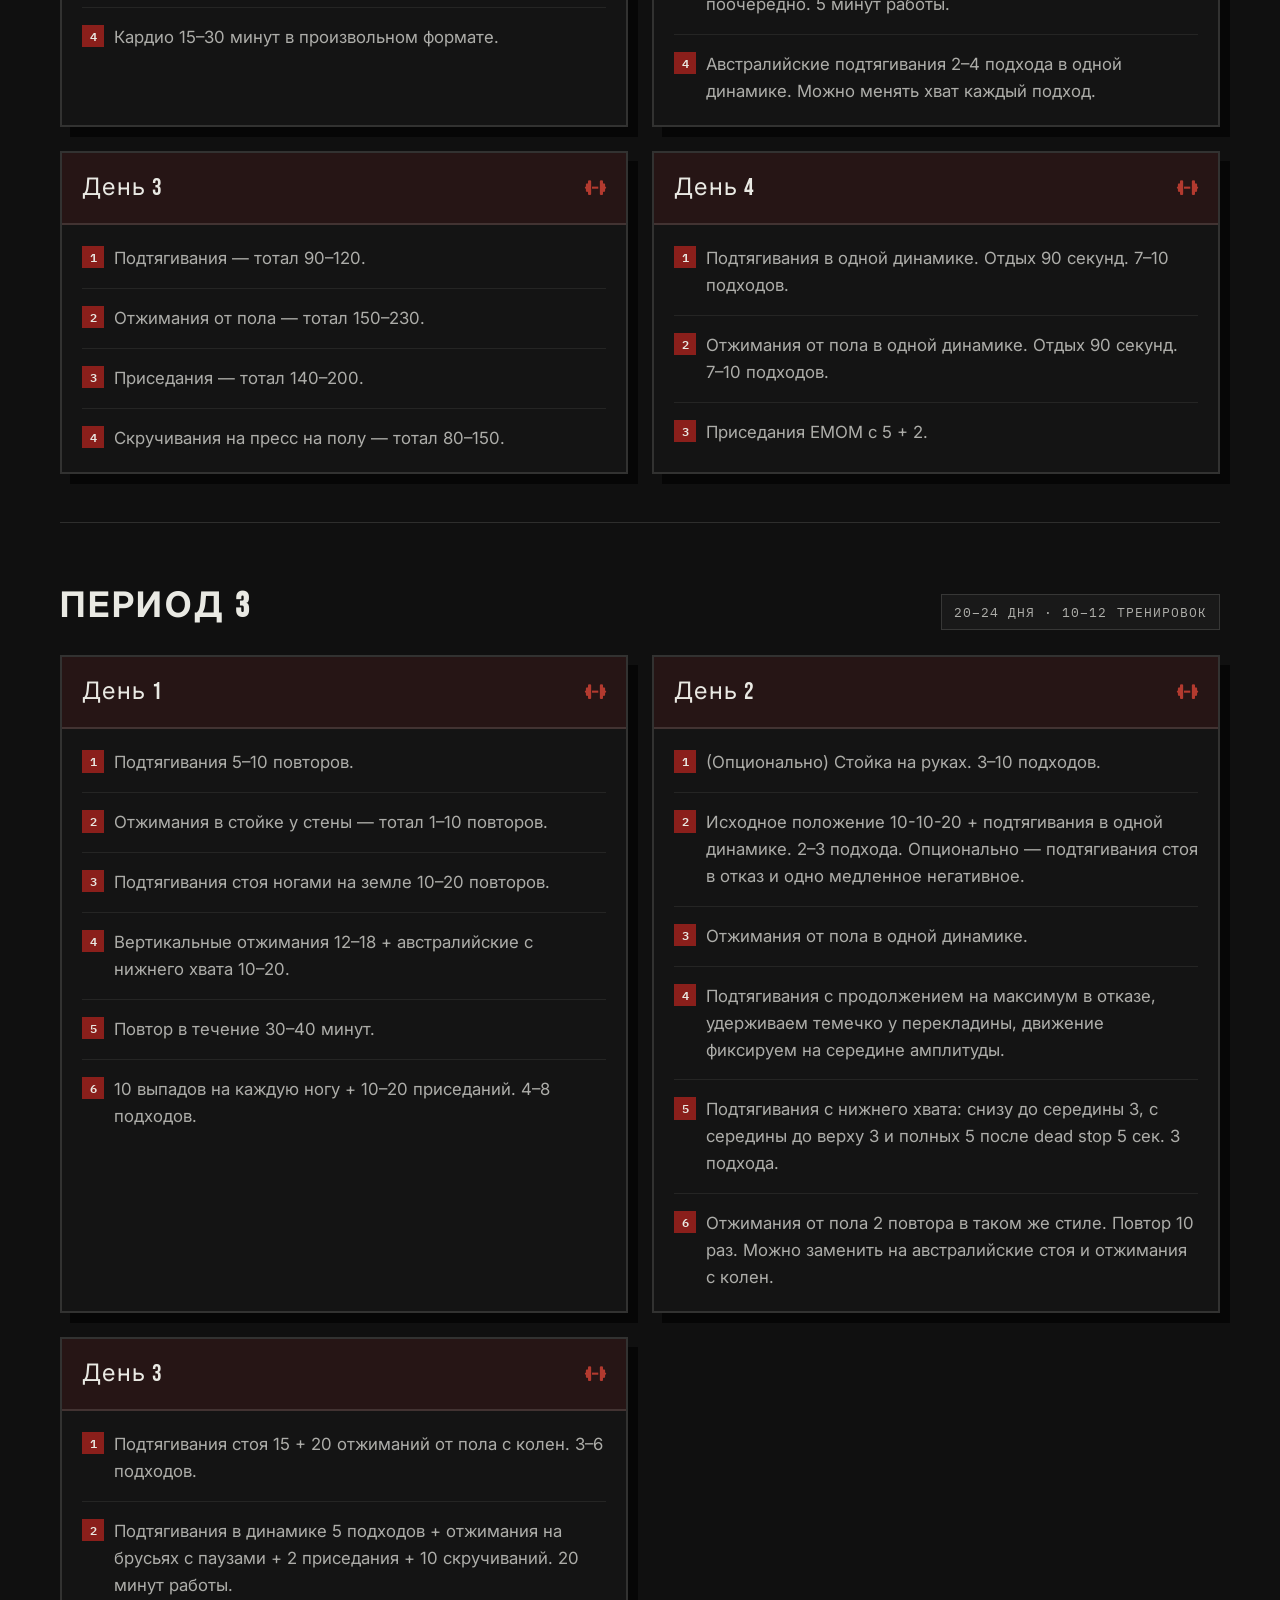
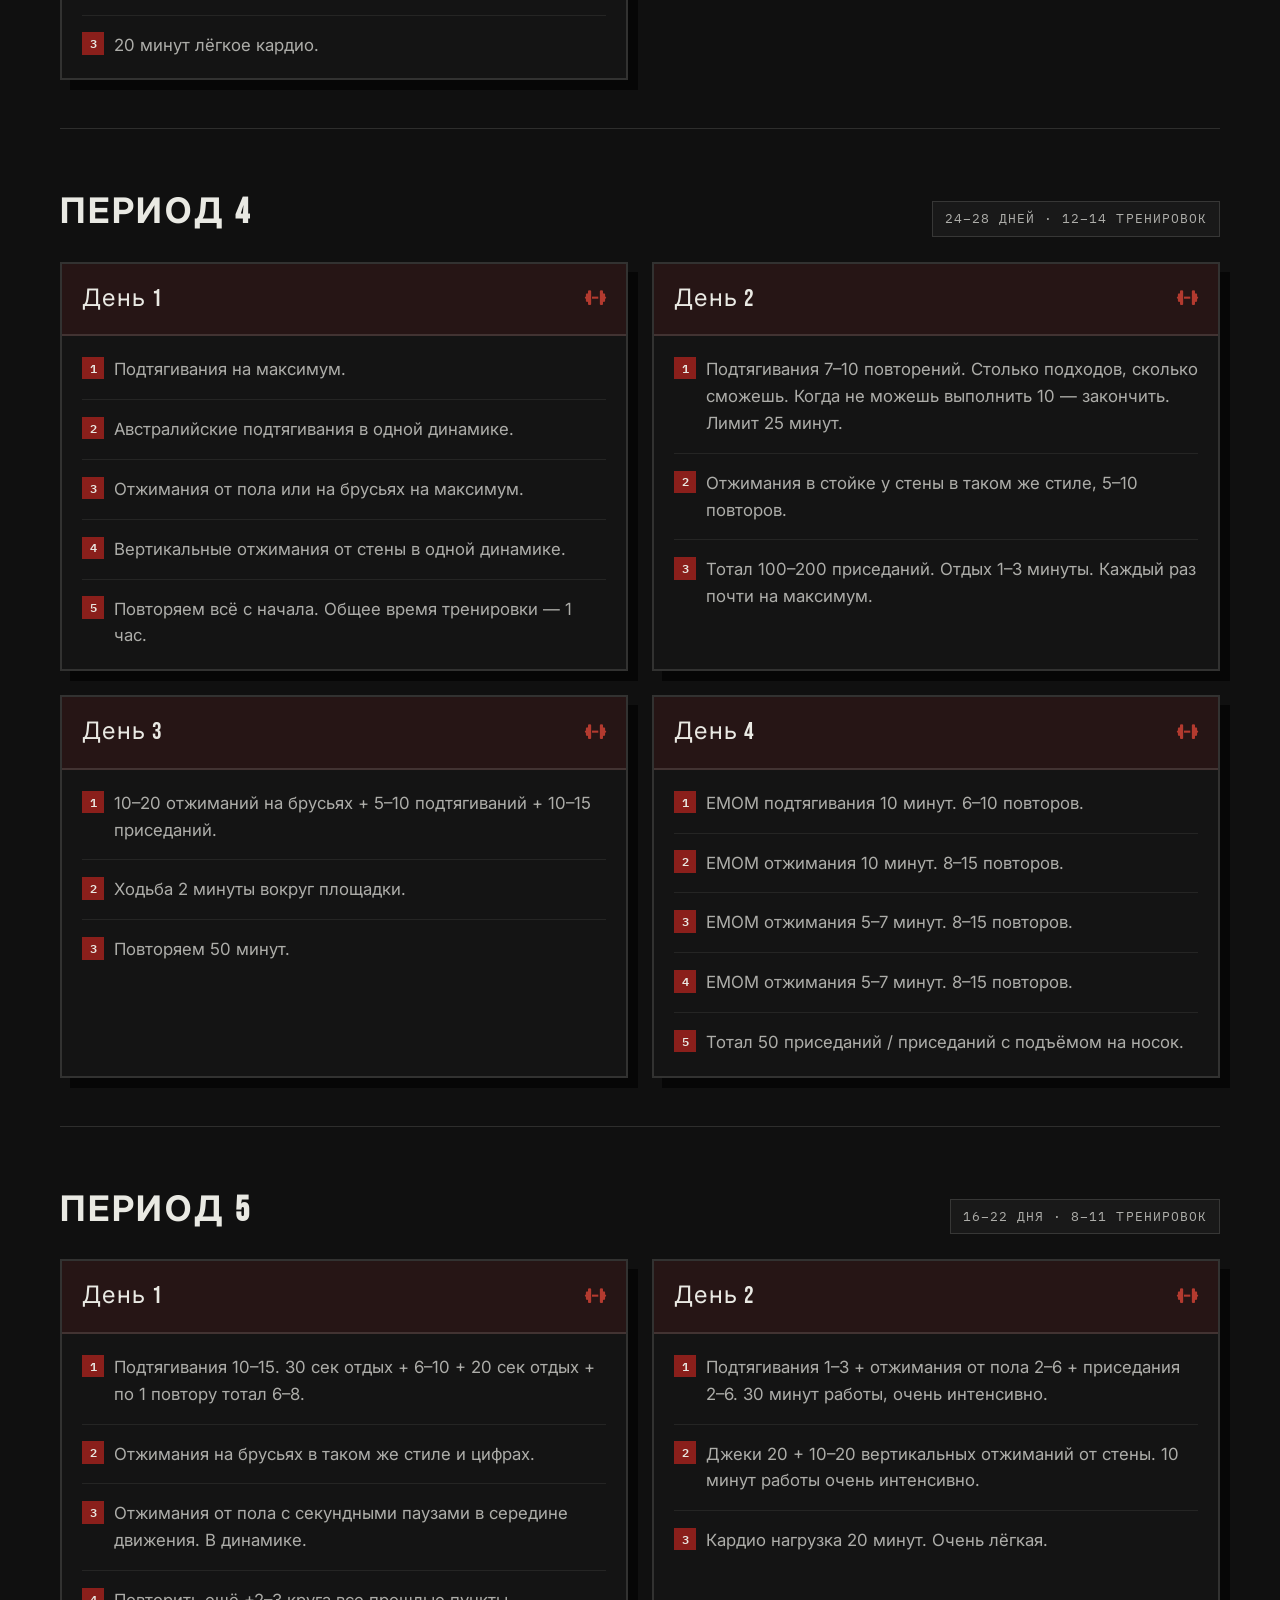
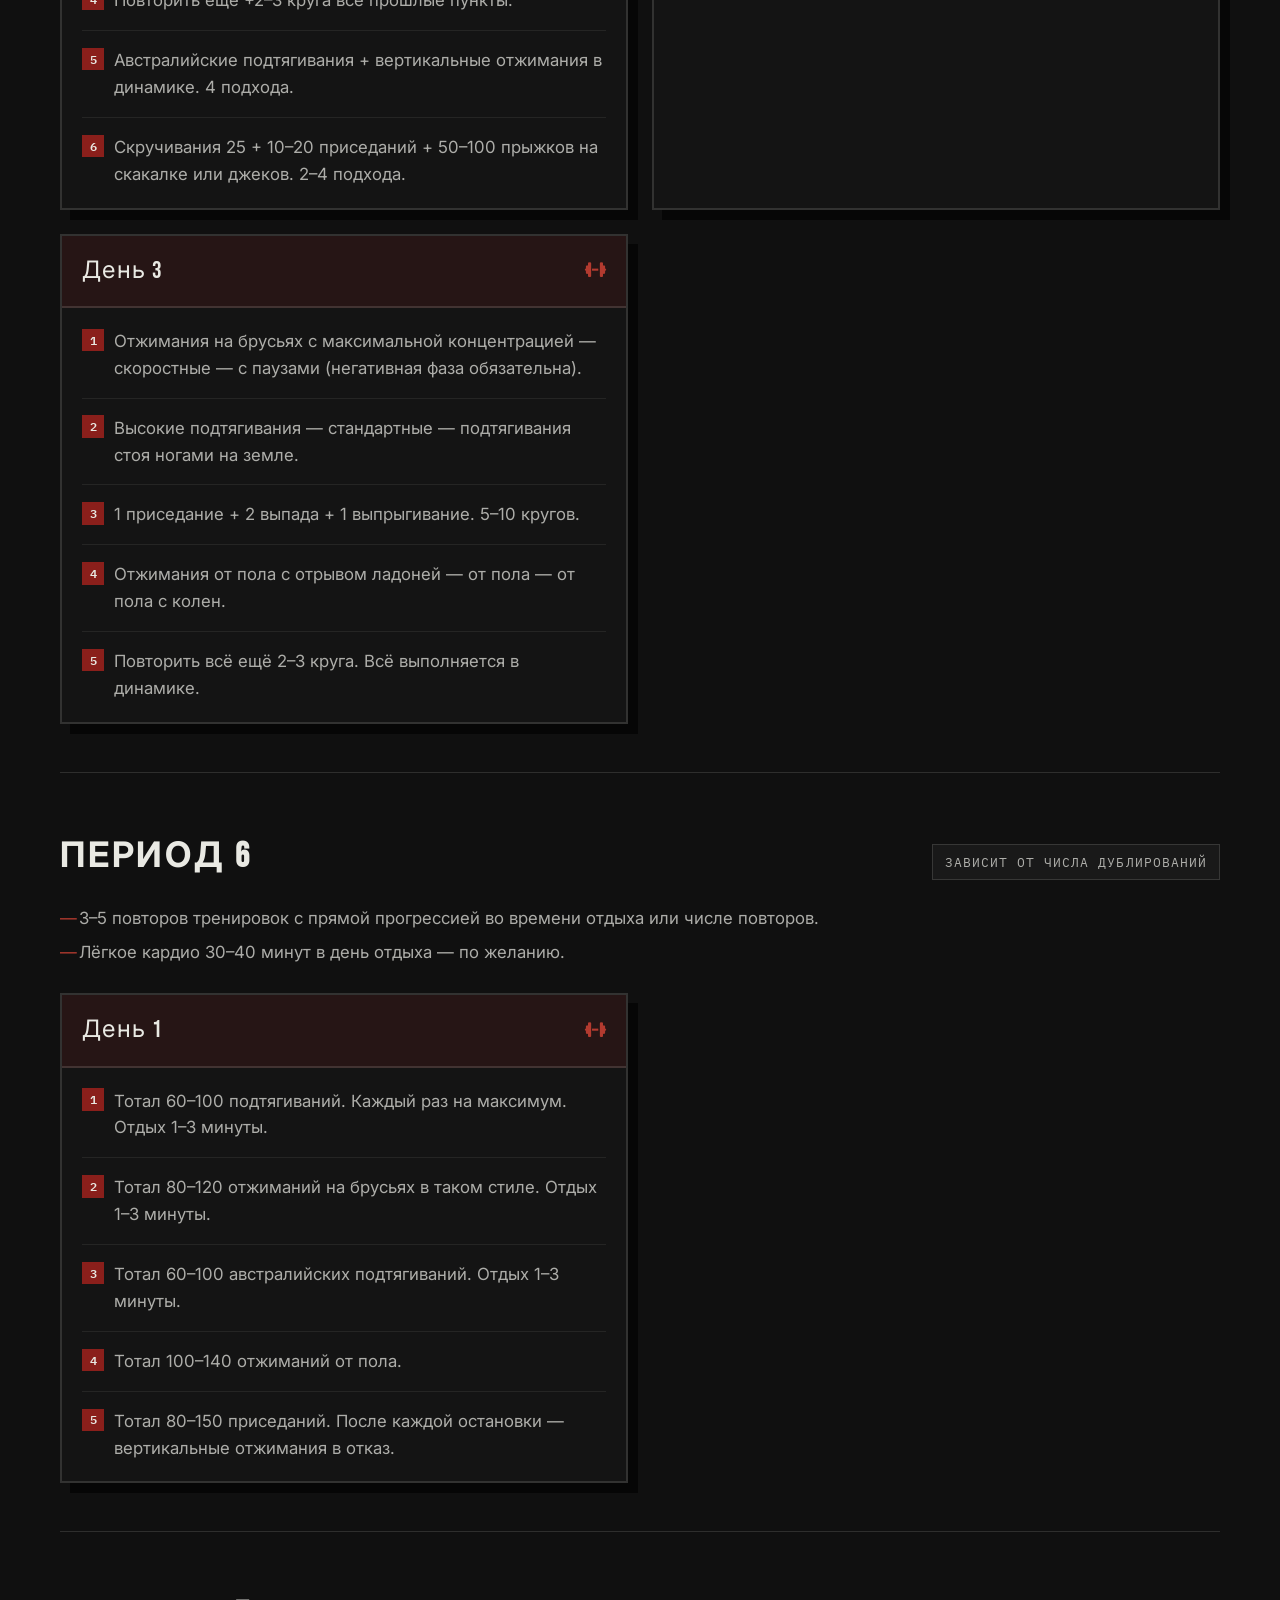
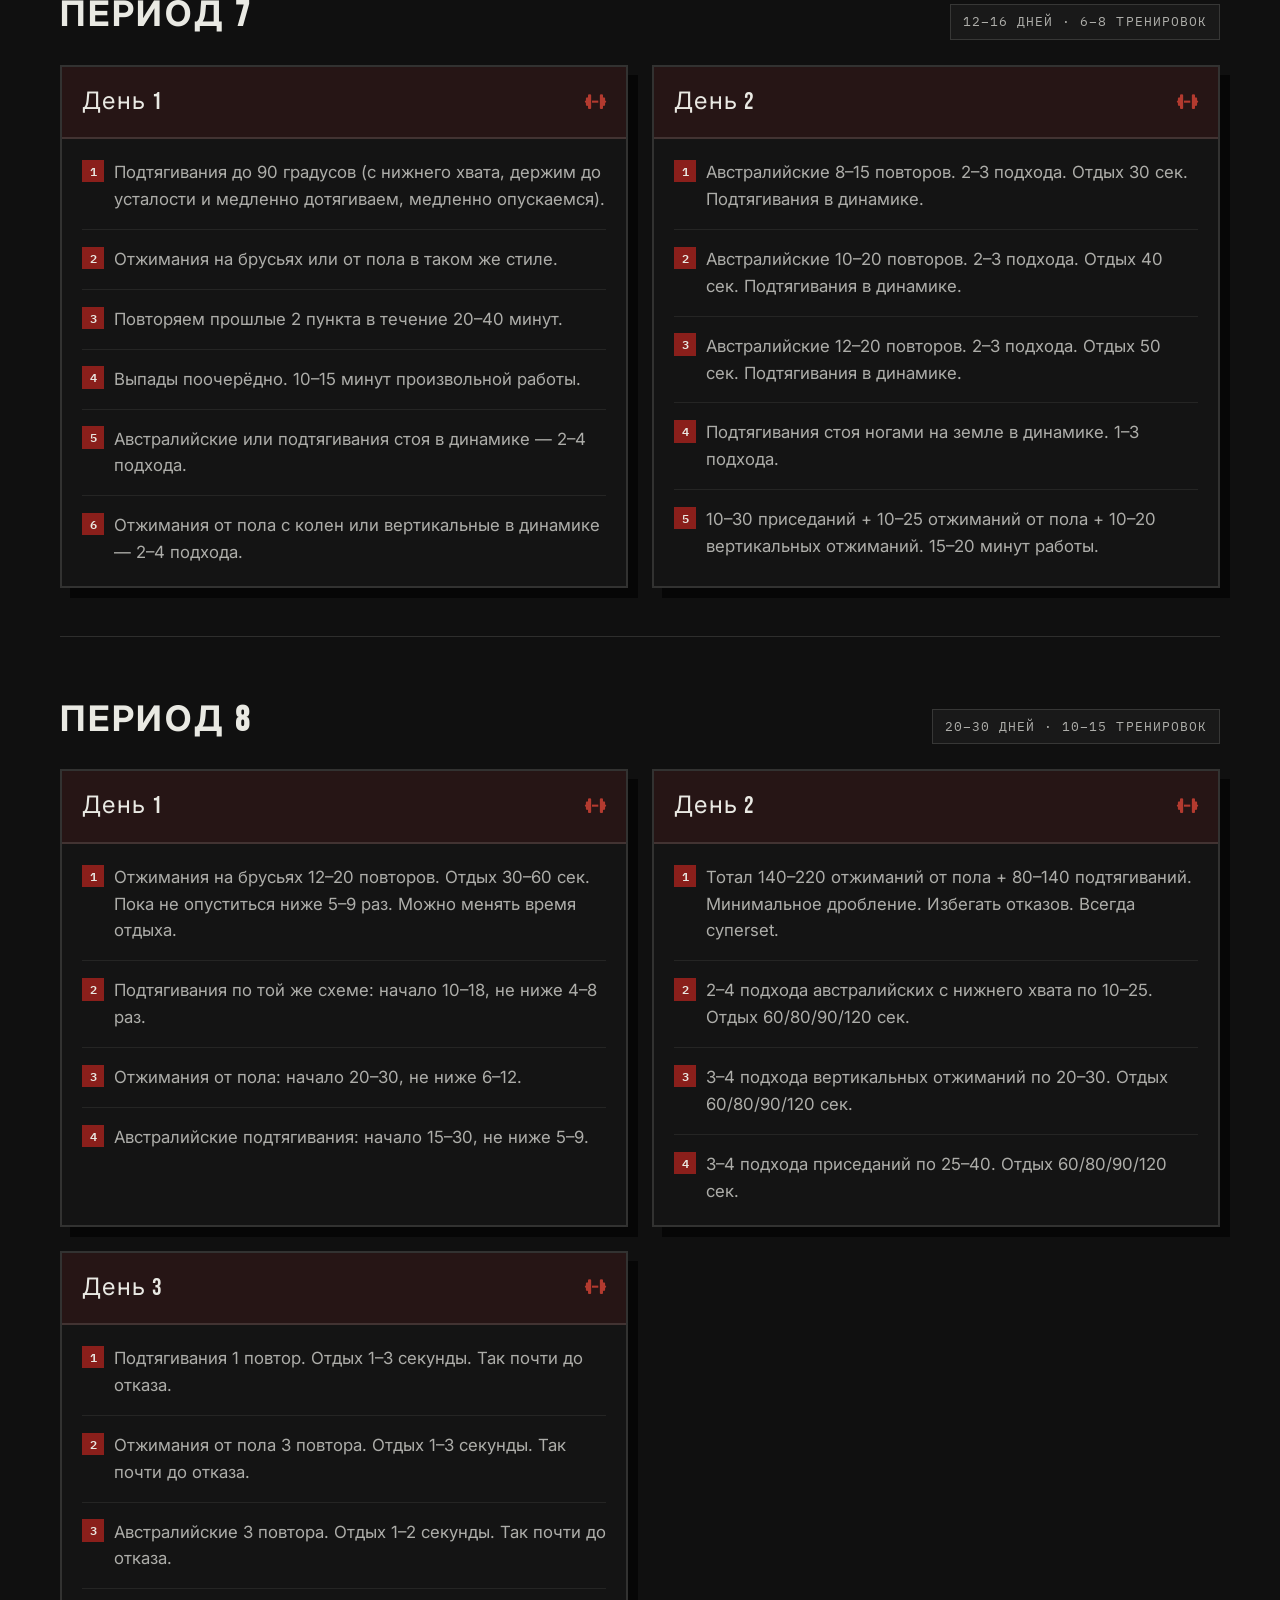
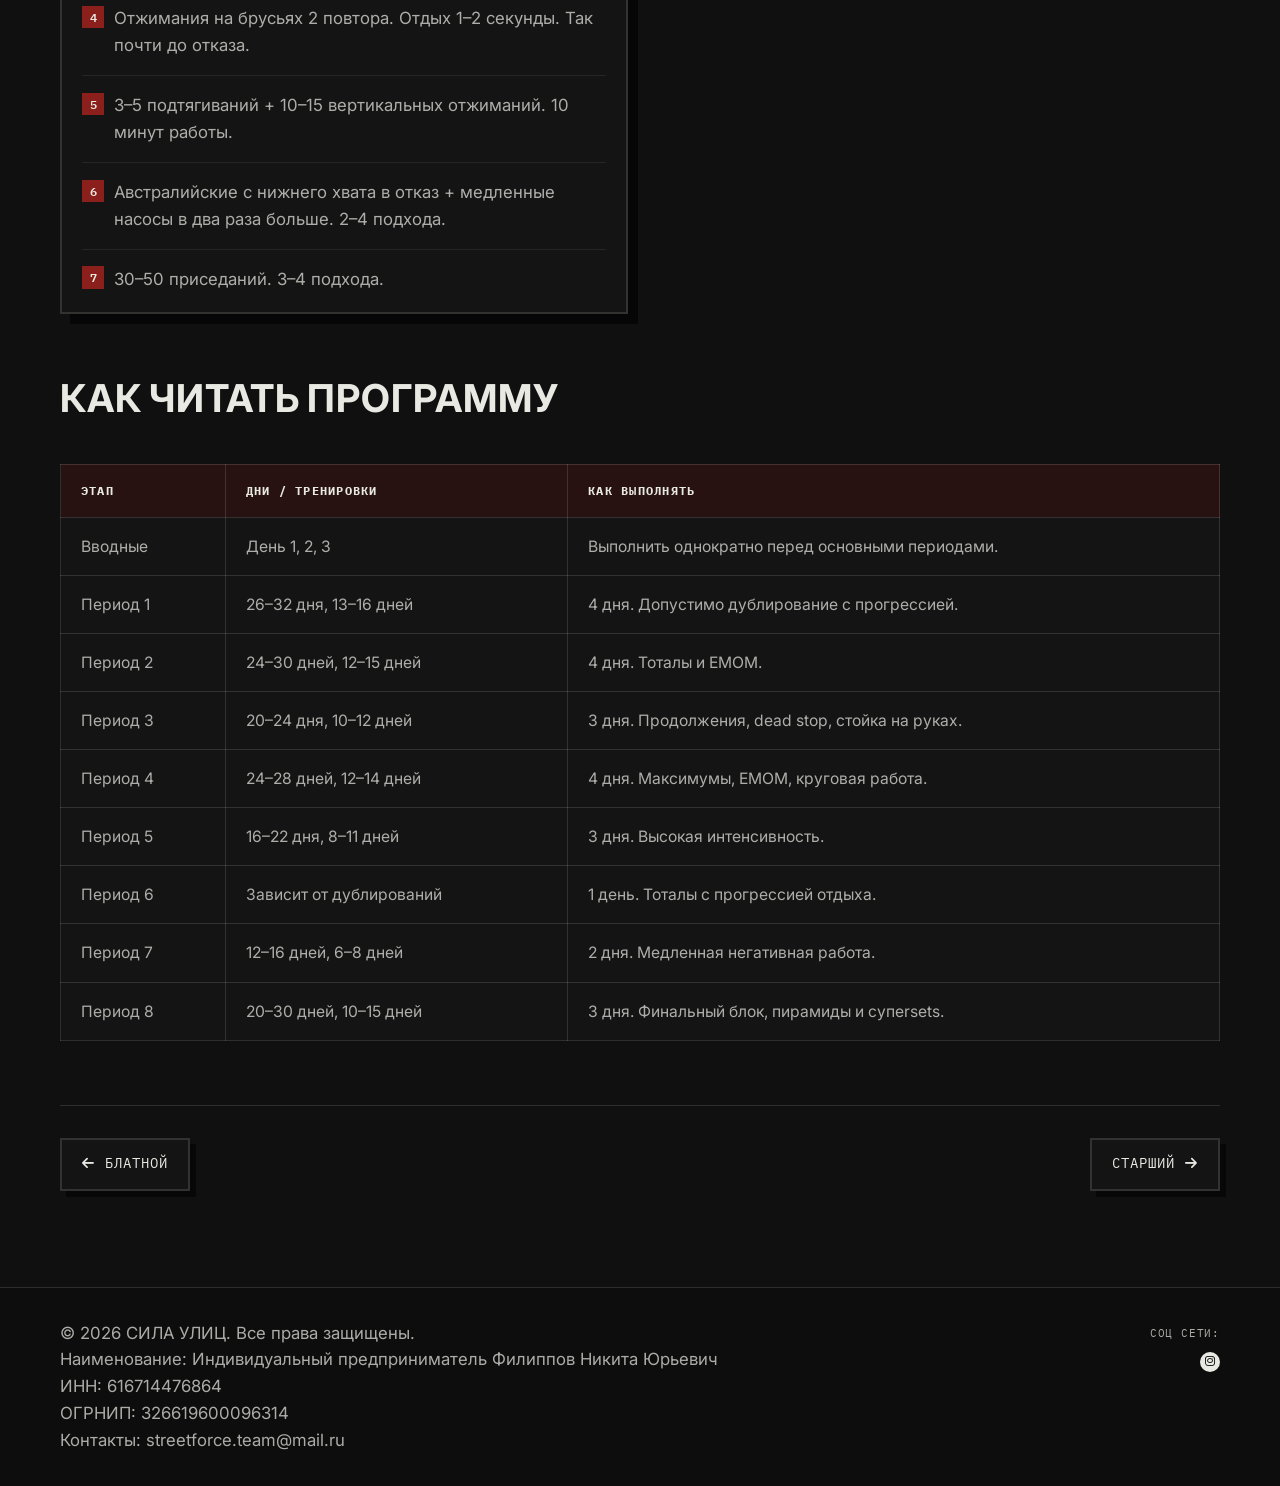
<file: training/4/index.html>
<!DOCTYPE html>
<html lang="ru">
<head>
    <meta charset="UTF-8">
    <meta name="viewport" content="width=device-width, initial-scale=1.0, maximum-scale=1.0, user-scalable=no">
    <title>Уровень 4 — БЫВАЛЫЙ | СИЛА УЛИЦ</title>
    <link rel="icon" type="image/png" sizes="32x32" href="../../images/logoSmall.png">
    <link rel="stylesheet" href="../../styles.css?v=20260911k">
    <link href="https://fonts.googleapis.com/css2?family=Bebas+Neue&family=IBM+Plex+Mono:wght@400;500;600&family=Inter:wght@400;500;600;700;800;900&display=swap" rel="stylesheet">
    <link rel="stylesheet" href="https://cdnjs.cloudflare.com/ajax/libs/font-awesome/6.4.0/css/all.min.css">
</head>
<body class="training-detail-page">
    <div class="header-phantom"></div>
    <header class="header">
        <nav class="nav">
            <div class="container">
                <div class="nav-brand">
                    <a href="/" aria-label="На главную"><img class="nav-logo" src="/images/logo.png" alt="СИЛА УЛИЦ"></a>
                </div>
                <ul class="nav-links">
                    <li><a href="/training">Тренировки</a></li>
                    <li><a href="/photos">Фотографии</a></li>
                    <li><a href="/#goals">Цели</a></li>
                    <li><a href="/#rules">Правила</a></li>
                    <li><a href="/#registration">Регистрация</a></li>
                    <li><a href="/#contacts">Контакты</a></li>
                    <li><a href="/#documents">Документы</a></li>
                </ul>
                <div class="nav-toggle">
                    <span></span>
                    <span></span>
                    <span></span>
                </div>
            </div>
        </nav>
    </header>

    <main class="main">
        <section class="training-hero">
            <div class="container">
                <a href="/training" class="training-back"><i class="fas fa-arrow-left"></i> Все тренировки</a>
                <span class="training-level-badge">Уровень: 4 / 7</span>
                <h1 class="training-hero-title">Бывалый</h1>
                <p class="training-hero-subtitle">За плечами сотни тренировок. Программа для продвинутой подготовки с уровнем силовых показателей выше среднего.</p>
                <div class="training-hero-actions">
                    <a href="/trainings/4.pdf" class="cta-button" target="_blank" rel="noopener"><i class="fas fa-file-pdf"></i> Скачать PDF</a>
                    <a href="#program" class="cta-button-outline"><i class="fas fa-list-check"></i> К программе</a>
                </div>
            </div>
        </section>

        <section class="section">
            <div class="container">
                <div class="training-meta-grid">
                    <div class="training-meta-card">
                        <i class="fas fa-dumbbell"></i>
                        <h3>Оборудование</h3>
                        <p>Базовый комплект: турник и брусья. Дополнительное оборудование не требуется.</p>
                    </div>
                    <div class="training-meta-card">
                        <i class="fas fa-signal"></i>
                        <h3>Стартовый уровень</h3>
                        <p>Подтягивания — 14–20 повторений. Отжимания от пола — 35–45 повторений.</p>
                    </div>
                    <div class="training-meta-card">
                        <i class="fas fa-bullseye"></i>
                        <h3>Назначение</h3>
                        <p>Продвинутая подготовка для человека с уровнем силовых показателей выше среднего.</p>
                    </div>
                </div>

                <div class="training-alert">
                    <i class="fas fa-triangle-exclamation"></i>
                    <p><strong>Важно:</strong> перед каждой тренировкой делай разминку 5–10 минут. Работай без боли, в комфортном темпе. При головокружении, резкой боли или плохом самочувствии прекращай тренировку.</p>
                </div>

                <div id="program">
                    <p class="training-section-label">Этап 0</p>
                    <h2 class="training-block-title">Вводные тренировки</h2>
                    <ul class="training-intro-list">
                        <li>Являются полноценными тренировками, выполняются однократно перед переходом к основным программам уровня.</li>
                        <li>Необходимы для начальной подготовки организма к основной нагрузке.</li>
                        <li>Выполняются только при полной готовности к работе.</li>
                    </ul>

                    <div class="training-days" style="margin-bottom: 4rem;">
                        <article class="training-day">
                            <div class="training-day-header">
                                <span class="training-day-number">День 1</span>
                                <i class="fas fa-fire"></i>
                            </div>
                            <ol class="training-exercise-list">
                                <li>1–2 подтягивания + 2–4 отжимания на брусьях + 5–8 приседаний + 1 подтягивание + 4–8 отжиманий от пола. 15 минут работы non stop.</li>
                                <li>10 насосов + 10 скручиваний на пресс на полу + 30 джампинг джеков или бег на месте. 10 минут non stop.</li>
                                <li>15–20 вертикальных отжиманий от стены + 3 бурпи (с 3 отжиманиями каждый) + 30 секунд бег на месте или планка. 10 минут.</li>
                                <li>Тотал 40–60 подтягиваний + тотал 60–80 отжиманий от пола + тотал 40–80 приседаний.</li>
                            </ol>
                        </article>
                        <article class="training-day">
                            <div class="training-day-header">
                                <span class="training-day-number">День 2</span>
                                <i class="fas fa-fire"></i>
                            </div>
                            <ol class="training-exercise-list">
                                <li>Подтягивания в одной динамике — 2–4 подхода.</li>
                                <li>Отжимания на брусьях в одной динамике — 2–4 подхода.</li>
                                <li>Выпрыгивания в одной динамике — 2–4 подхода.</li>
                                <li>Отжимания от пола в одной динамике — 1–2 подхода.</li>
                                <li>Кардио нагрузка 15–30 минут в произвольном формате.</li>
                            </ol>
                        </article>
                        <article class="training-day">
                            <div class="training-day-header">
                                <span class="training-day-number">День 3</span>
                                <i class="fas fa-fire"></i>
                            </div>
                            <ol class="training-exercise-list">
                                <li>25–40 отжиманий на брусьях — 15–35 подтягиваний — 25–40 приседаний.</li>
                                <li>15–35 отжиманий на брусьях — 12–25 подтягиваний — 15–25 приседаний.</li>
                                <li>25 отжиманий на брусьях — 15 подтягиваний — 25 приседаний.</li>
                                <li>10 отжиманий на брусьях — 10 подтягиваний — 20 приседаний.</li>
                                <li>5 отжиманий на брусьях — 5 подтягиваний — 10 приседаний. Можно минимально дробить тоталы; пока одна станция не завершена — к новой не переходить.</li>
                                <li>Австралийские подтягивания до отказа. Два подхода.</li>
                                <li>Тотал 125 подконтрольных подъёмов на икры. Не менее 3 подходов.</li>
                                <li>Кардио 15 минут в произвольном формате.</li>
                            </ol>
                        </article>
                    </div>

                    <p class="training-section-label">Основная программа</p>
                    <h2 class="training-block-title">Периоды тренировок</h2>

                    <article class="training-period">
                        <div class="training-period-header">
                            <h3 class="training-period-title">Период 1</h3>
                            <span class="training-period-duration">26–32 дня · 13–16 тренировок</span>
                        </div>
                        <ul class="training-period-notes">
                            <li>Допустимо дублирование с прогрессией нагрузки перед переходом к новому периоду.</li>
                            <li>В дни отдыха — растяжка, ЛФК, прогулки, лёгкое кардио, плавание и др.</li>
                        </ul>
                        <div class="training-days">
                            <article class="training-day">
                                <div class="training-day-header">
                                    <span class="training-day-number">День 1</span>
                                    <i class="fas fa-dumbbell"></i>
                                </div>
                                <ol class="training-exercise-list">
                                    <li>Подтягивания с продолжением 5–8 повторов. 3–5 подходов.</li>
                                    <li>Исходное положение 5/5/5 + подтягивания в одной динамике + отжимания от пола в одной динамике. 2–3 подхода.</li>
                                    <li>Отжимания на брусьях + от пола + на брусьях в одной динамике. Для начала 5 повторов достаточно. 2–3 подхода.</li>
                                    <li>Подтягивания 10–20 + 20–35 отжиманий на брусьях + 30–50 приседаний + 50–100 джеков + 20–40 австралийских + 20–40 отжиманий от пола + 30–50 скручиваний быстрее чем за 7–10 минут.</li>
                                    <li>Отжимания на брусьях или от пола 6–12 + 4–8 подтягиваний или стоя ногами на земле. 7–10 минут. Отдых не более минуты.</li>
                                    <li>Вертикальные отжимания от стены 20 повторов + 10 выпрыгиваний. 5 подходов. Отдых не более минуты.</li>
                                </ol>
                            </article>
                            <article class="training-day">
                                <div class="training-day-header">
                                    <span class="training-day-number">День 2</span>
                                    <i class="fas fa-dumbbell"></i>
                                </div>
                                <ol class="training-exercise-list">
                                    <li>Подтягивание dead stop до отказа + отжимания от пола или на брусьях dead stop до отказа. 3–5 подходов. Акцент на качество и амплитуду. Скорость низкая.</li>
                                    <li>Тотал 60–100 приседаний + тотал 100–200 джеков или скручиваний на пресс. Отдых не более 30 секунд. Медленный темп, очень качественно.</li>
                                    <li>Австралийские подтягивания + вертикальные отжимания от стены до жжения. Максимум объёма за 15 минут.</li>
                                </ol>
                            </article>
                            <article class="training-day">
                                <div class="training-day-header">
                                    <span class="training-day-number">День 3</span>
                                    <i class="fas fa-dumbbell"></i>
                                </div>
                                <ol class="training-exercise-list">
                                    <li>ISO 3/3/3 два повтора + 10–20 отжиманий на брусьях + 3–8 подтягиваний + 5–10 сведений лопаток в висе + 20–30 секунд виса + 15–30 отжиманий от пола + подтягивание с продолжением в отказ. 2–4 подхода.</li>
                                    <li>5–10 вертикальных отжиманий + 5–10 отжиманий в стойке у стены (или попытки) + 20–40 насосов + 8–15 австралийских подтягиваний к шее. 15 минут.</li>
                                    <li>5–15 отжиманий + 5–10 приседаний + 3–5 подтягиваний + 20 подъёмов на икры + 50–100 прыжков на скакалке или джеков или бег на месте. 10–20 минут.</li>
                                </ol>
                            </article>
                            <article class="training-day">
                                <div class="training-day-header">
                                    <span class="training-day-number">День 4</span>
                                    <i class="fas fa-dumbbell"></i>
                                </div>
                                <ol class="training-exercise-list">
                                    <li>Максимальное количество подтягиваний за 10 минут.</li>
                                    <li>Максимальное количество отжиманий на брусьях или от пола за 10 минут.</li>
                                    <li>Полный отдых 7 минут.</li>
                                    <li>Максимальное количество подтягиваний с нижнего хвата или австралийских или стоя за 7 минут. Можно 2 круга.</li>
                                    <li>Максимальное количество отжиманий от пола или с колен за 7 минут. Можно 2 круга.</li>
                                    <li>Тотал 40–120 приседаний или выпадов с малым дроблением.</li>
                                </ol>
                            </article>
                        </div>
                    </article>

                    <article class="training-period">
                        <div class="training-period-header">
                            <h3 class="training-period-title">Период 2</h3>
                            <span class="training-period-duration">24–30 дней · 12–15 тренировок</span>
                        </div>
                        <ul class="training-period-notes">
                            <li>Допустимо дублирование с прогрессией нагрузки.</li>
                            <li>В дни отдыха — восстановление: растяжка, ЛФК, прогулки, лёгкое кардио.</li>
                        </ul>
                        <div class="training-days">
                            <article class="training-day">
                                <div class="training-day-header">
                                    <span class="training-day-number">День 1</span>
                                    <i class="fas fa-dumbbell"></i>
                                </div>
                                <ol class="training-exercise-list">
                                    <li>Отжимания в стойке у стены или вертикальные + подтягивания. 20 минут работы.</li>
                                    <li>Вертикальные отжимания или насосы с отжиманием от пола на каждый третий повтор + австралийские подтягивания. 20 минут работы.</li>
                                    <li>Приседания 30–120 + джеки или прыжки на скакалке 20 или бег 30 сек. 5 минут работы.</li>
                                    <li>Кардио 15–30 минут в произвольном формате.</li>
                                </ol>
                            </article>
                            <article class="training-day">
                                <div class="training-day-header">
                                    <span class="training-day-number">День 2</span>
                                    <i class="fas fa-dumbbell"></i>
                                </div>
                                <ol class="training-exercise-list">
                                    <li>12–16 подтягиваний и каждый подход минус 1 + 24–30 отжиманий от пола и каждый подход минус 2. Отдых минимальный. Опционально — обратно вверх.</li>
                                    <li>Подтягивания стоя + прыжки на скакалке / скручивания / выпрыгивания + насос + вертикальные отжимания. 20 сек работы / 20 сек отдых. 4–6 кругов.</li>
                                    <li>4 приседания + 2 выпрыгивания или выпад на каждую ногу поочерёдно. 5 минут работы.</li>
                                    <li>Австралийские подтягивания 2–4 подхода в одной динамике. Можно менять хват каждый подход.</li>
                                </ol>
                            </article>
                            <article class="training-day">
                                <div class="training-day-header">
                                    <span class="training-day-number">День 3</span>
                                    <i class="fas fa-dumbbell"></i>
                                </div>
                                <ol class="training-exercise-list">
                                    <li>Подтягивания — тотал 90–120.</li>
                                    <li>Отжимания от пола — тотал 150–230.</li>
                                    <li>Приседания — тотал 140–200.</li>
                                    <li>Скручивания на пресс на полу — тотал 80–150.</li>
                                </ol>
                            </article>
                            <article class="training-day">
                                <div class="training-day-header">
                                    <span class="training-day-number">День 4</span>
                                    <i class="fas fa-dumbbell"></i>
                                </div>
                                <ol class="training-exercise-list">
                                    <li>Подтягивания в одной динамике. Отдых 90 секунд. 7–10 подходов.</li>
                                    <li>Отжимания от пола в одной динамике. Отдых 90 секунд. 7–10 подходов.</li>
                                    <li>Приседания EMOM с 5 + 2.</li>
                                </ol>
                            </article>
                        </div>
                    </article>

                    <article class="training-period">
                        <div class="training-period-header">
                            <h3 class="training-period-title">Период 3</h3>
                            <span class="training-period-duration">20–24 дня · 10–12 тренировок</span>
                        </div>
                        <div class="training-days">
                            <article class="training-day">
                                <div class="training-day-header">
                                    <span class="training-day-number">День 1</span>
                                    <i class="fas fa-dumbbell"></i>
                                </div>
                                <ol class="training-exercise-list">
                                    <li>Подтягивания 5–10 повторов.</li>
                                    <li>Отжимания в стойке у стены — тотал 1–10 повторов.</li>
                                    <li>Подтягивания стоя ногами на земле 10–20 повторов.</li>
                                    <li>Вертикальные отжимания 12–18 + австралийские с нижнего хвата 10–20.</li>
                                    <li>Повтор в течение 30–40 минут.</li>
                                    <li>10 выпадов на каждую ногу + 10–20 приседаний. 4–8 подходов.</li>
                                </ol>
                            </article>
                            <article class="training-day">
                                <div class="training-day-header">
                                    <span class="training-day-number">День 2</span>
                                    <i class="fas fa-dumbbell"></i>
                                </div>
                                <ol class="training-exercise-list">
                                    <li>(Опционально) Стойка на руках. 3–10 подходов.</li>
                                    <li>Исходное положение 10-10-20 + подтягивания в одной динамике. 2–3 подхода. Опционально — подтягивания стоя в отказ и одно медленное негативное.</li>
                                    <li>Отжимания от пола в одной динамике.</li>
                                    <li>Подтягивания с продолжением на максимум в отказе, удерживаем темечко у перекладины, движение фиксируем на середине амплитуды.</li>
                                    <li>Подтягивания с нижнего хвата: снизу до середины 3, с середины до верху 3 и полных 5 после dead stop 5 сек. 3 подхода.</li>
                                    <li>Отжимания от пола 2 повтора в таком же стиле. Повтор 10 раз. Можно заменить на австралийские стоя и отжимания с колен.</li>
                                </ol>
                            </article>
                            <article class="training-day">
                                <div class="training-day-header">
                                    <span class="training-day-number">День 3</span>
                                    <i class="fas fa-dumbbell"></i>
                                </div>
                                <ol class="training-exercise-list">
                                    <li>Подтягивания стоя 15 + 20 отжиманий от пола с колен. 3–6 подходов.</li>
                                    <li>Подтягивания в динамике 5 подходов + отжимания на брусьях с паузами + 2 приседания + 10 скручиваний. 20 минут работы.</li>
                                    <li>20 минут лёгкое кардио.</li>
                                </ol>
                            </article>
                        </div>
                    </article>

                    <article class="training-period">
                        <div class="training-period-header">
                            <h3 class="training-period-title">Период 4</h3>
                            <span class="training-period-duration">24–28 дней · 12–14 тренировок</span>
                        </div>
                        <div class="training-days">
                            <article class="training-day">
                                <div class="training-day-header">
                                    <span class="training-day-number">День 1</span>
                                    <i class="fas fa-dumbbell"></i>
                                </div>
                                <ol class="training-exercise-list">
                                    <li>Подтягивания на максимум.</li>
                                    <li>Австралийские подтягивания в одной динамике.</li>
                                    <li>Отжимания от пола или на брусьях на максимум.</li>
                                    <li>Вертикальные отжимания от стены в одной динамике.</li>
                                    <li>Повторяем всё с начала. Общее время тренировки — 1 час.</li>
                                </ol>
                            </article>
                            <article class="training-day">
                                <div class="training-day-header">
                                    <span class="training-day-number">День 2</span>
                                    <i class="fas fa-dumbbell"></i>
                                </div>
                                <ol class="training-exercise-list">
                                    <li>Подтягивания 7–10 повторений. Столько подходов, сколько сможешь. Когда не можешь выполнить 10 — закончить. Лимит 25 минут.</li>
                                    <li>Отжимания в стойке у стены в таком же стиле, 5–10 повторов.</li>
                                    <li>Тотал 100–200 приседаний. Отдых 1–3 минуты. Каждый раз почти на максимум.</li>
                                </ol>
                            </article>
                            <article class="training-day">
                                <div class="training-day-header">
                                    <span class="training-day-number">День 3</span>
                                    <i class="fas fa-dumbbell"></i>
                                </div>
                                <ol class="training-exercise-list">
                                    <li>10–20 отжиманий на брусьях + 5–10 подтягиваний + 10–15 приседаний.</li>
                                    <li>Ходьба 2 минуты вокруг площадки.</li>
                                    <li>Повторяем 50 минут.</li>
                                </ol>
                            </article>
                            <article class="training-day">
                                <div class="training-day-header">
                                    <span class="training-day-number">День 4</span>
                                    <i class="fas fa-dumbbell"></i>
                                </div>
                                <ol class="training-exercise-list">
                                    <li>EMOM подтягивания 10 минут. 6–10 повторов.</li>
                                    <li>EMOM отжимания 10 минут. 8–15 повторов.</li>
                                    <li>EMOM отжимания 5–7 минут. 8–15 повторов.</li>
                                    <li>EMOM отжимания 5–7 минут. 8–15 повторов.</li>
                                    <li>Тотал 50 приседаний / приседаний с подъёмом на носок.</li>
                                </ol>
                            </article>
                        </div>
                    </article>

                    <article class="training-period">
                        <div class="training-period-header">
                            <h3 class="training-period-title">Период 5</h3>
                            <span class="training-period-duration">16–22 дня · 8–11 тренировок</span>
                        </div>
                        <div class="training-days">
                            <article class="training-day">
                                <div class="training-day-header">
                                    <span class="training-day-number">День 1</span>
                                    <i class="fas fa-dumbbell"></i>
                                </div>
                                <ol class="training-exercise-list">
                                    <li>Подтягивания 10–15. 30 сек отдых + 6–10 + 20 сек отдых + по 1 повтору тотал 6–8.</li>
                                    <li>Отжимания на брусьях в таком же стиле и цифрах.</li>
                                    <li>Отжимания от пола с секундными паузами в середине движения. В динамике.</li>
                                    <li>Повторить ещё +2–3 круга все прошлые пункты.</li>
                                    <li>Австралийские подтягивания + вертикальные отжимания в динамике. 4 подхода.</li>
                                    <li>Скручивания 25 + 10–20 приседаний + 50–100 прыжков на скакалке или джеков. 2–4 подхода.</li>
                                </ol>
                            </article>
                            <article class="training-day">
                                <div class="training-day-header">
                                    <span class="training-day-number">День 2</span>
                                    <i class="fas fa-dumbbell"></i>
                                </div>
                                <ol class="training-exercise-list">
                                    <li>Подтягивания 1–3 + отжимания от пола 2–6 + приседания 2–6. 30 минут работы, очень интенсивно.</li>
                                    <li>Джеки 20 + 10–20 вертикальных отжиманий от стены. 10 минут работы очень интенсивно.</li>
                                    <li>Кардио нагрузка 20 минут. Очень лёгкая.</li>
                                </ol>
                            </article>
                            <article class="training-day">
                                <div class="training-day-header">
                                    <span class="training-day-number">День 3</span>
                                    <i class="fas fa-dumbbell"></i>
                                </div>
                                <ol class="training-exercise-list">
                                    <li>Отжимания на брусьях с максимальной концентрацией — скоростные — с паузами (негативная фаза обязательна).</li>
                                    <li>Высокие подтягивания — стандартные — подтягивания стоя ногами на земле.</li>
                                    <li>1 приседание + 2 выпада + 1 выпрыгивание. 5–10 кругов.</li>
                                    <li>Отжимания от пола с отрывом ладоней — от пола — от пола с колен.</li>
                                    <li>Повторить всё ещё 2–3 круга. Всё выполняется в динамике.</li>
                                </ol>
                            </article>
                        </div>
                    </article>

                    <article class="training-period">
                        <div class="training-period-header">
                            <h3 class="training-period-title">Период 6</h3>
                            <span class="training-period-duration">Зависит от числа дублирований</span>
                        </div>
                        <ul class="training-period-notes">
                            <li>3–5 повторов тренировок с прямой прогрессией во времени отдыха или числе повторов.</li>
                            <li>Лёгкое кардио 30–40 минут в день отдыха — по желанию.</li>
                        </ul>
                        <div class="training-days">
                            <article class="training-day">
                                <div class="training-day-header">
                                    <span class="training-day-number">День 1</span>
                                    <i class="fas fa-dumbbell"></i>
                                </div>
                                <ol class="training-exercise-list">
                                    <li>Тотал 60–100 подтягиваний. Каждый раз на максимум. Отдых 1–3 минуты.</li>
                                    <li>Тотал 80–120 отжиманий на брусьях в таком стиле. Отдых 1–3 минуты.</li>
                                    <li>Тотал 60–100 австралийских подтягиваний. Отдых 1–3 минуты.</li>
                                    <li>Тотал 100–140 отжиманий от пола.</li>
                                    <li>Тотал 80–150 приседаний. После каждой остановки — вертикальные отжимания в отказ.</li>
                                </ol>
                            </article>
                        </div>
                    </article>

                    <article class="training-period">
                        <div class="training-period-header">
                            <h3 class="training-period-title">Период 7</h3>
                            <span class="training-period-duration">12–16 дней · 6–8 тренировок</span>
                        </div>
                        <div class="training-days">
                            <article class="training-day">
                                <div class="training-day-header">
                                    <span class="training-day-number">День 1</span>
                                    <i class="fas fa-dumbbell"></i>
                                </div>
                                <ol class="training-exercise-list">
                                    <li>Подтягивания до 90 градусов (с нижнего хвата, держим до усталости и медленно дотягиваем, медленно опускаемся).</li>
                                    <li>Отжимания на брусьях или от пола в таком же стиле.</li>
                                    <li>Повторяем прошлые 2 пункта в течение 20–40 минут.</li>
                                    <li>Выпады поочерёдно. 10–15 минут произвольной работы.</li>
                                    <li>Австралийские или подтягивания стоя в динамике — 2–4 подхода.</li>
                                    <li>Отжимания от пола с колен или вертикальные в динамике — 2–4 подхода.</li>
                                </ol>
                            </article>
                            <article class="training-day">
                                <div class="training-day-header">
                                    <span class="training-day-number">День 2</span>
                                    <i class="fas fa-dumbbell"></i>
                                </div>
                                <ol class="training-exercise-list">
                                    <li>Австралийские 8–15 повторов. 2–3 подхода. Отдых 30 сек. Подтягивания в динамике.</li>
                                    <li>Австралийские 10–20 повторов. 2–3 подхода. Отдых 40 сек. Подтягивания в динамике.</li>
                                    <li>Австралийские 12–20 повторов. 2–3 подхода. Отдых 50 сек. Подтягивания в динамике.</li>
                                    <li>Подтягивания стоя ногами на земле в динамике. 1–3 подхода.</li>
                                    <li>10–30 приседаний + 10–25 отжиманий от пола + 10–20 вертикальных отжиманий. 15–20 минут работы.</li>
                                </ol>
                            </article>
                        </div>
                    </article>

                    <article class="training-period">
                        <div class="training-period-header">
                            <h3 class="training-period-title">Период 8</h3>
                            <span class="training-period-duration">20–30 дней · 10–15 тренировок</span>
                        </div>
                        <div class="training-days">
                            <article class="training-day">
                                <div class="training-day-header">
                                    <span class="training-day-number">День 1</span>
                                    <i class="fas fa-dumbbell"></i>
                                </div>
                                <ol class="training-exercise-list">
                                    <li>Отжимания на брусьях 12–20 повторов. Отдых 30–60 сек. Пока не опуститься ниже 5–9 раз. Можно менять время отдыха.</li>
                                    <li>Подтягивания по той же схеме: начало 10–18, не ниже 4–8 раз.</li>
                                    <li>Отжимания от пола: начало 20–30, не ниже 6–12.</li>
                                    <li>Австралийские подтягивания: начало 15–30, не ниже 5–9.</li>
                                </ol>
                            </article>
                            <article class="training-day">
                                <div class="training-day-header">
                                    <span class="training-day-number">День 2</span>
                                    <i class="fas fa-dumbbell"></i>
                                </div>
                                <ol class="training-exercise-list">
                                    <li>Тотал 140–220 отжиманий от пола + 80–140 подтягиваний. Минимальное дробление. Избегать отказов. Всегда супerset.</li>
                                    <li>2–4 подхода австралийских с нижнего хвата по 10–25. Отдых 60/80/90/120 сек.</li>
                                    <li>3–4 подхода вертикальных отжиманий по 20–30. Отдых 60/80/90/120 сек.</li>
                                    <li>3–4 подхода приседаний по 25–40. Отдых 60/80/90/120 сек.</li>
                                </ol>
                            </article>
                            <article class="training-day">
                                <div class="training-day-header">
                                    <span class="training-day-number">День 3</span>
                                    <i class="fas fa-dumbbell"></i>
                                </div>
                                <ol class="training-exercise-list">
                                    <li>Подтягивания 1 повтор. Отдых 1–3 секунды. Так почти до отказа.</li>
                                    <li>Отжимания от пола 3 повтора. Отдых 1–3 секунды. Так почти до отказа.</li>
                                    <li>Австралийские 3 повтора. Отдых 1–2 секунды. Так почти до отказа.</li>
                                    <li>Отжимания на брусьях 2 повтора. Отдых 1–2 секунды. Так почти до отказа.</li>
                                    <li>3–5 подтягиваний + 10–15 вертикальных отжиманий. 10 минут работы.</li>
                                    <li>Австралийские с нижнего хвата в отказ + медленные насосы в два раза больше. 2–4 подхода.</li>
                                    <li>30–50 приседаний. 3–4 подхода.</li>
                                </ol>
                            </article>
                        </div>
                    </article>

                    <h2 class="training-block-title" style="margin-top: 3rem;">Как читать программу</h2>
                    <div class="training-schedule-wrap">
                        <table class="training-schedule">
                            <thead>
                                <tr>
                                    <th>Этап</th>
                                    <th>Дни / тренировки</th>
                                    <th>Как выполнять</th>
                                </tr>
                            </thead>
                            <tbody>
                                <tr>
                                    <td>Вводные</td>
                                    <td>День 1, 2, 3</td>
                                    <td>Выполнить однократно перед основными периодами.</td>
                                </tr>
                                <tr>
                                    <td>Период 1</td>
                                    <td>26–32 дня, 13–16 дней</td>
                                    <td>4 дня. Допустимо дублирование с прогрессией.</td>
                                </tr>
                                <tr>
                                    <td>Период 2</td>
                                    <td>24–30 дней, 12–15 дней</td>
                                    <td>4 дня. Тоталы и EMOM.</td>
                                </tr>
                                <tr>
                                    <td>Период 3</td>
                                    <td>20–24 дня, 10–12 дней</td>
                                    <td>3 дня. Продолжения, dead stop, стойка на руках.</td>
                                </tr>
                                <tr>
                                    <td>Период 4</td>
                                    <td>24–28 дней, 12–14 дней</td>
                                    <td>4 дня. Максимумы, EMOM, круговая работа.</td>
                                </tr>
                                <tr>
                                    <td>Период 5</td>
                                    <td>16–22 дня, 8–11 дней</td>
                                    <td>3 дня. Высокая интенсивность.</td>
                                </tr>
                                <tr>
                                    <td>Период 6</td>
                                    <td>Зависит от дублирований</td>
                                    <td>1 день. Тоталы с прогрессией отдыха.</td>
                                </tr>
                                <tr>
                                    <td>Период 7</td>
                                    <td>12–16 дней, 6–8 дней</td>
                                    <td>2 дня. Медленная негативная работа.</td>
                                </tr>
                                <tr>
                                    <td>Период 8</td>
                                    <td>20–30 дней, 10–15 дней</td>
                                    <td>3 дня. Финальный блок, пирамиды и супersets.</td>
                                </tr>
                            </tbody>
                        </table>
                    </div>
                </div>

                <nav class="training-nav" aria-label="Навигация по уровням">
                    <a href="/training/3" class="training-nav-link prev"><i class="fas fa-arrow-left"></i> Блатной</a>
                    <a href="/training/5" class="training-nav-link next">Старший <i class="fas fa-arrow-right"></i></a>
                </nav>
            </div>
        </section>
    </main>

    <footer class="footer">
        <div class="container">
            <div class="footer-copy">
                <div class="footer-legal">
                    <p>&copy; 2026 СИЛА УЛИЦ. Все права защищены.</p>
                    <p>Наименование: Индивидуальный предприниматель Филиппов Никита Юрьевич</p>
                    <p>ИНН: 616714476864</p>
                    <p>ОГРНИП: 326619600096314</p>
                    <p>Контакты: streetforce.team@mail.ru</p>
                </div>
                <div class="footer-socials">
                    <span class="footer-socials-label">соц сети:</span>
                    <a class="footer-social" href="https://www.instagram.com/sila.ulic/" target="_blank" rel="noopener noreferrer" aria-label="Instagram СИЛА УЛИЦ">
                        <i class="fab fa-instagram" aria-hidden="true"></i>
                    </a>
                </div>
            </div>
        </div>
    </footer>

    <audio id="bg-audio" src="../../images/soundtrack.mp3" type="audio/mpeg" preload="auto" loop></audio>
    <div id="audio-tooltip" class="audio-tooltip">Включи музыку! <i class="fas fa-arrow-right bx-fade-right"></i></div>
    <button id="audio-toggle-btn" class="audio-toggle-btn" aria-label="Play/Pause Music">
        <i class="fas fa-play"></i>
    </button>

    <script src="../../script.js"></script>
</body>
</html>
</file>
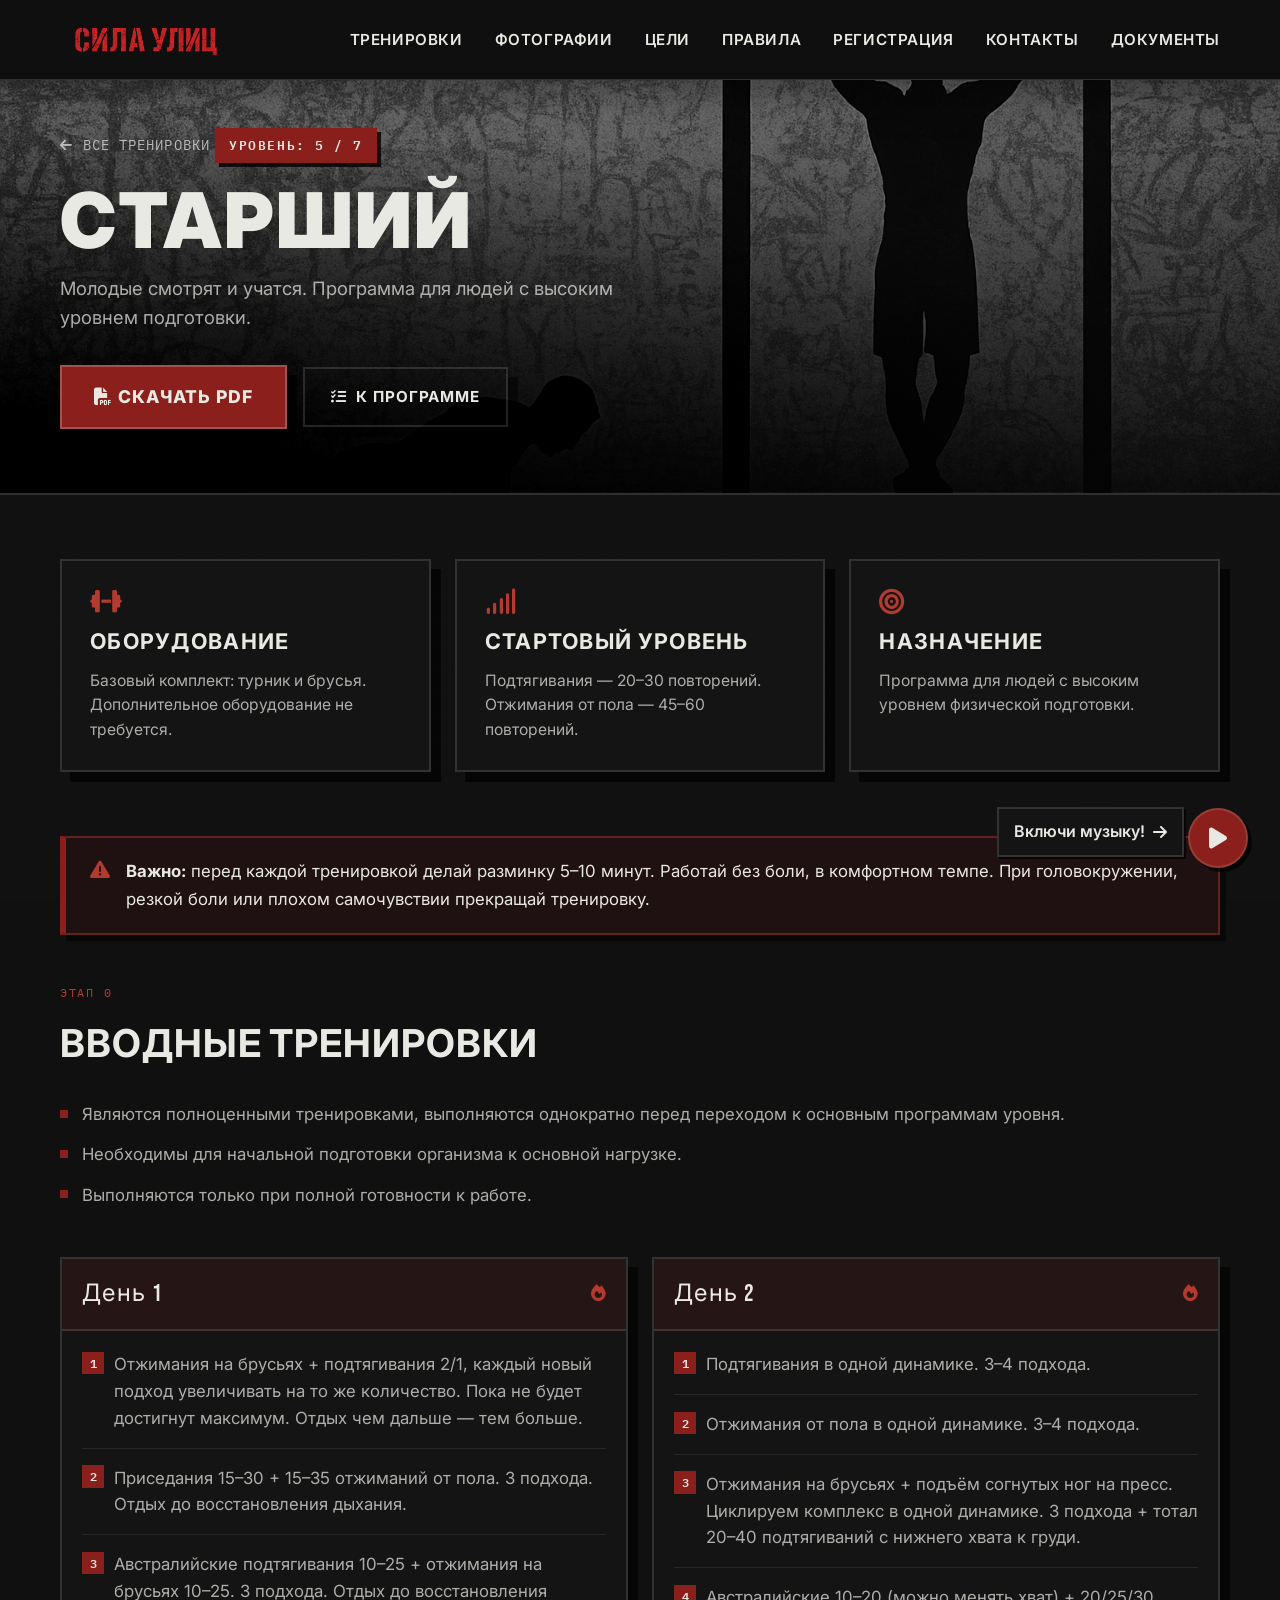
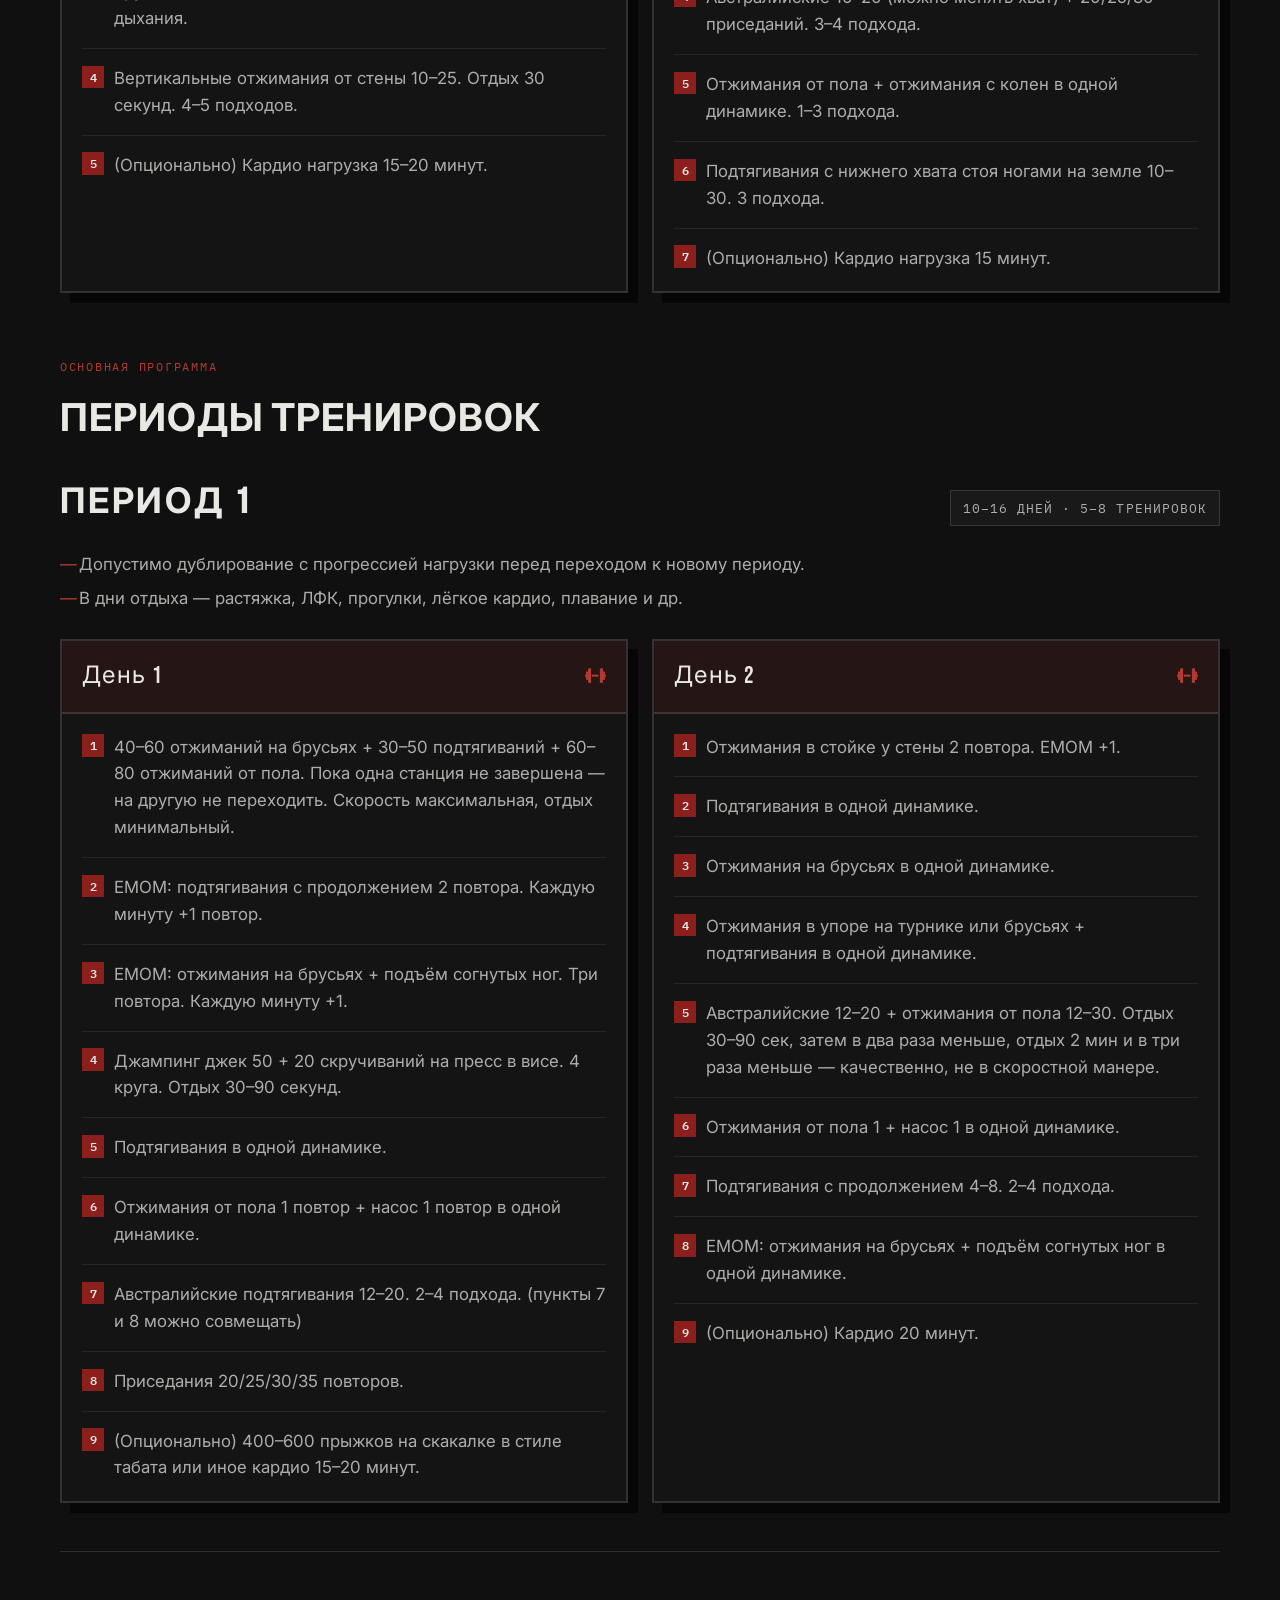
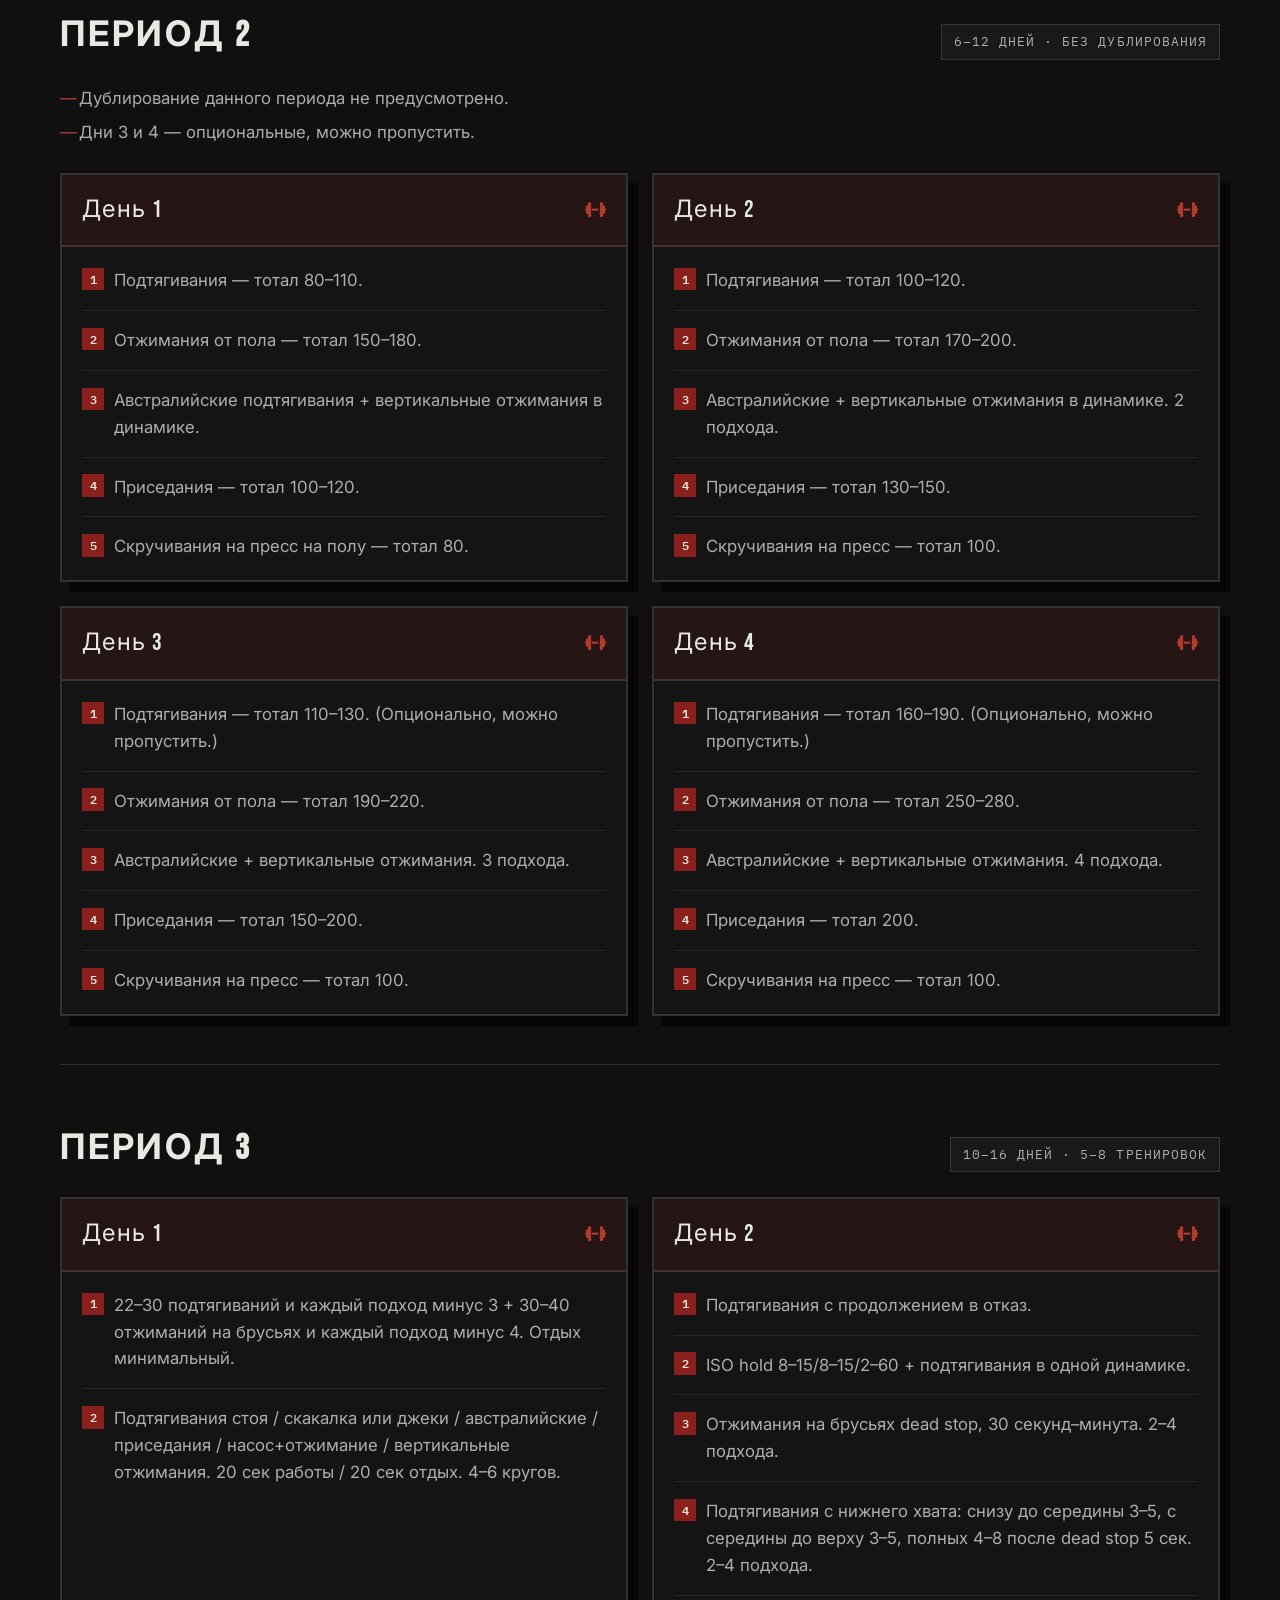
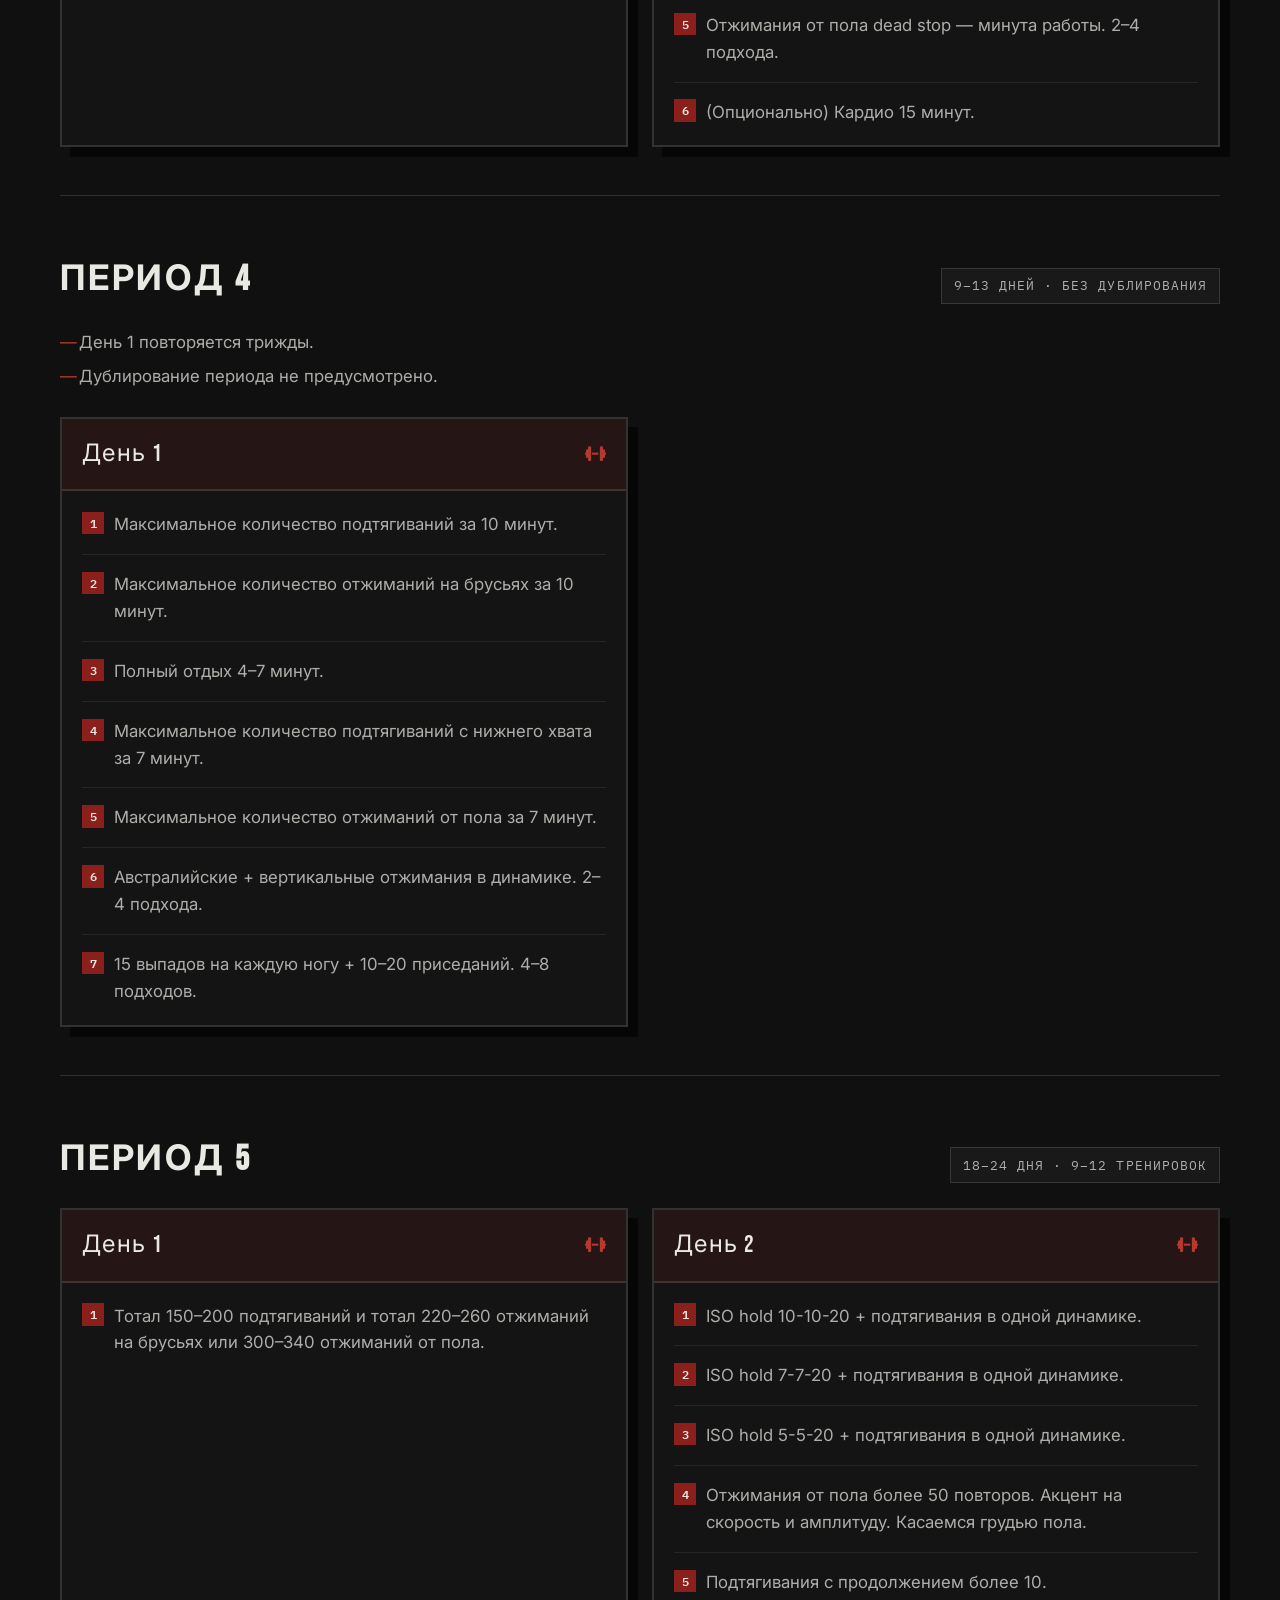
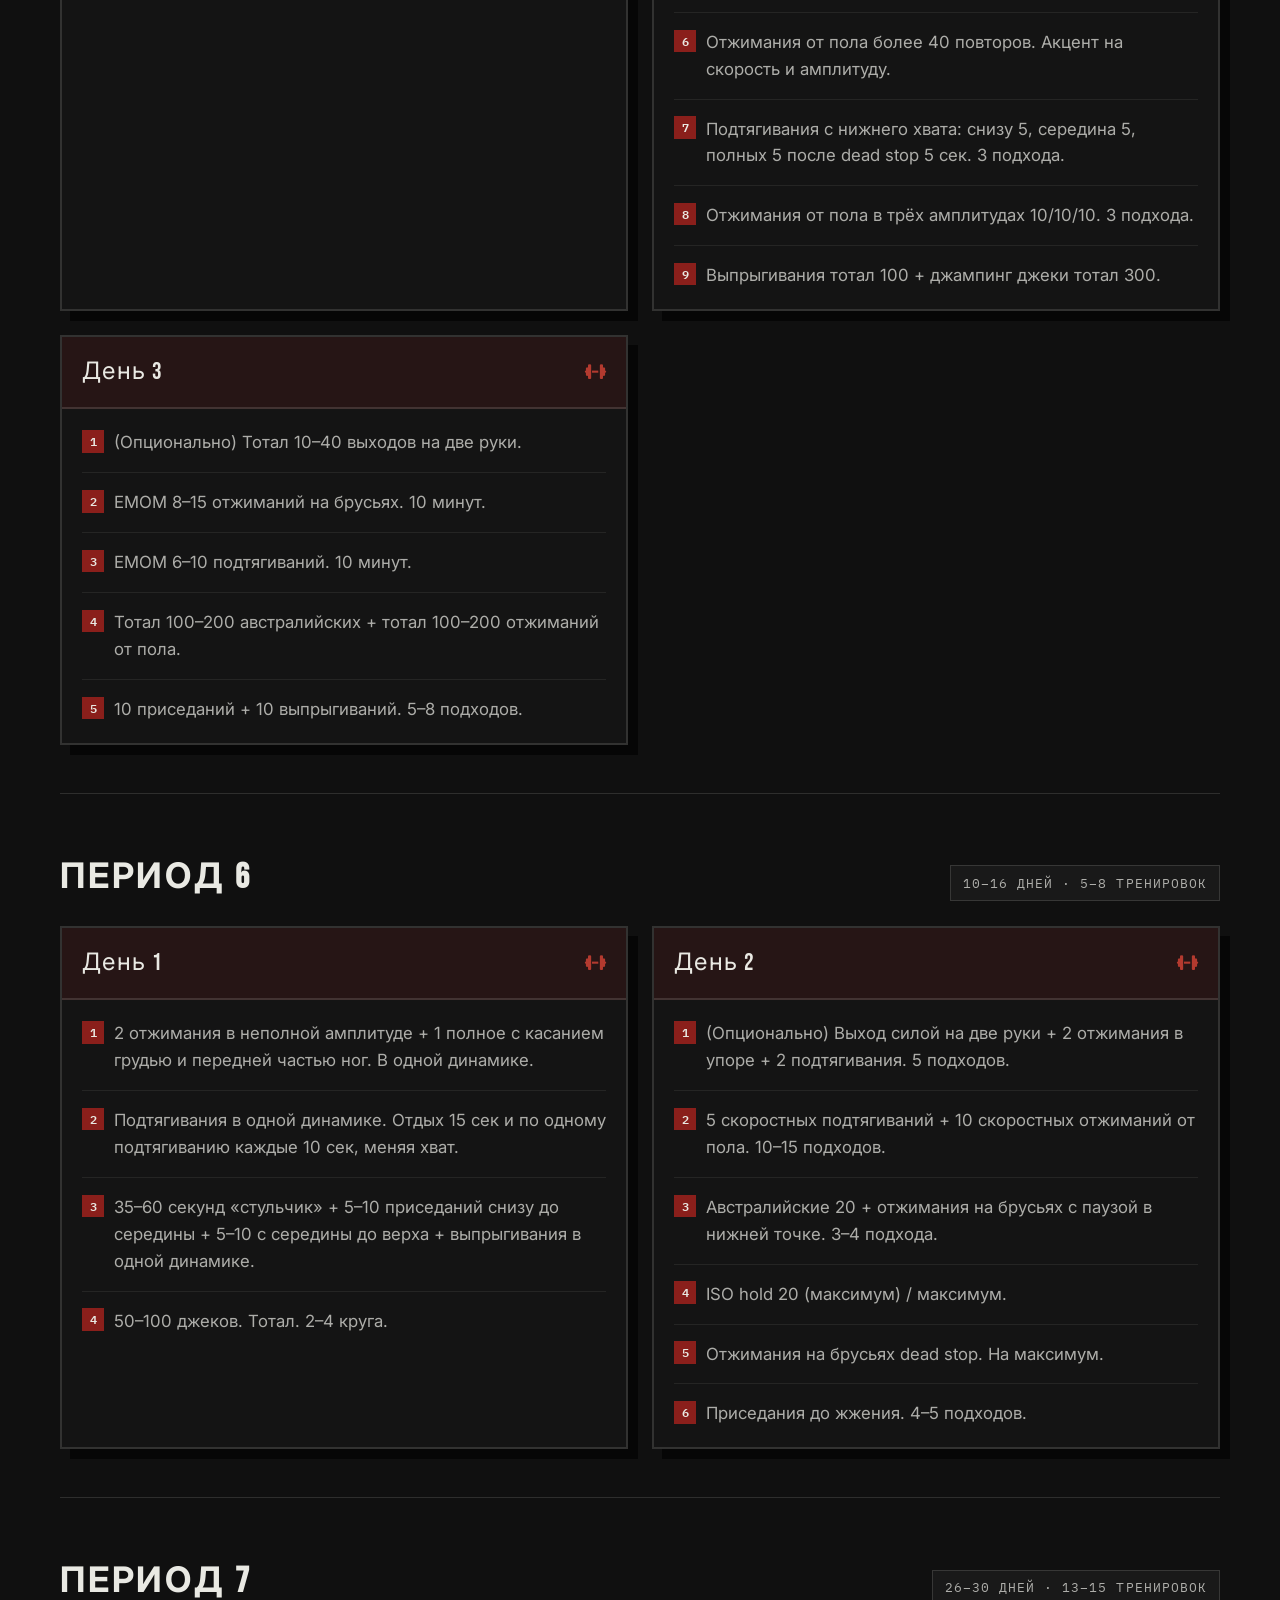
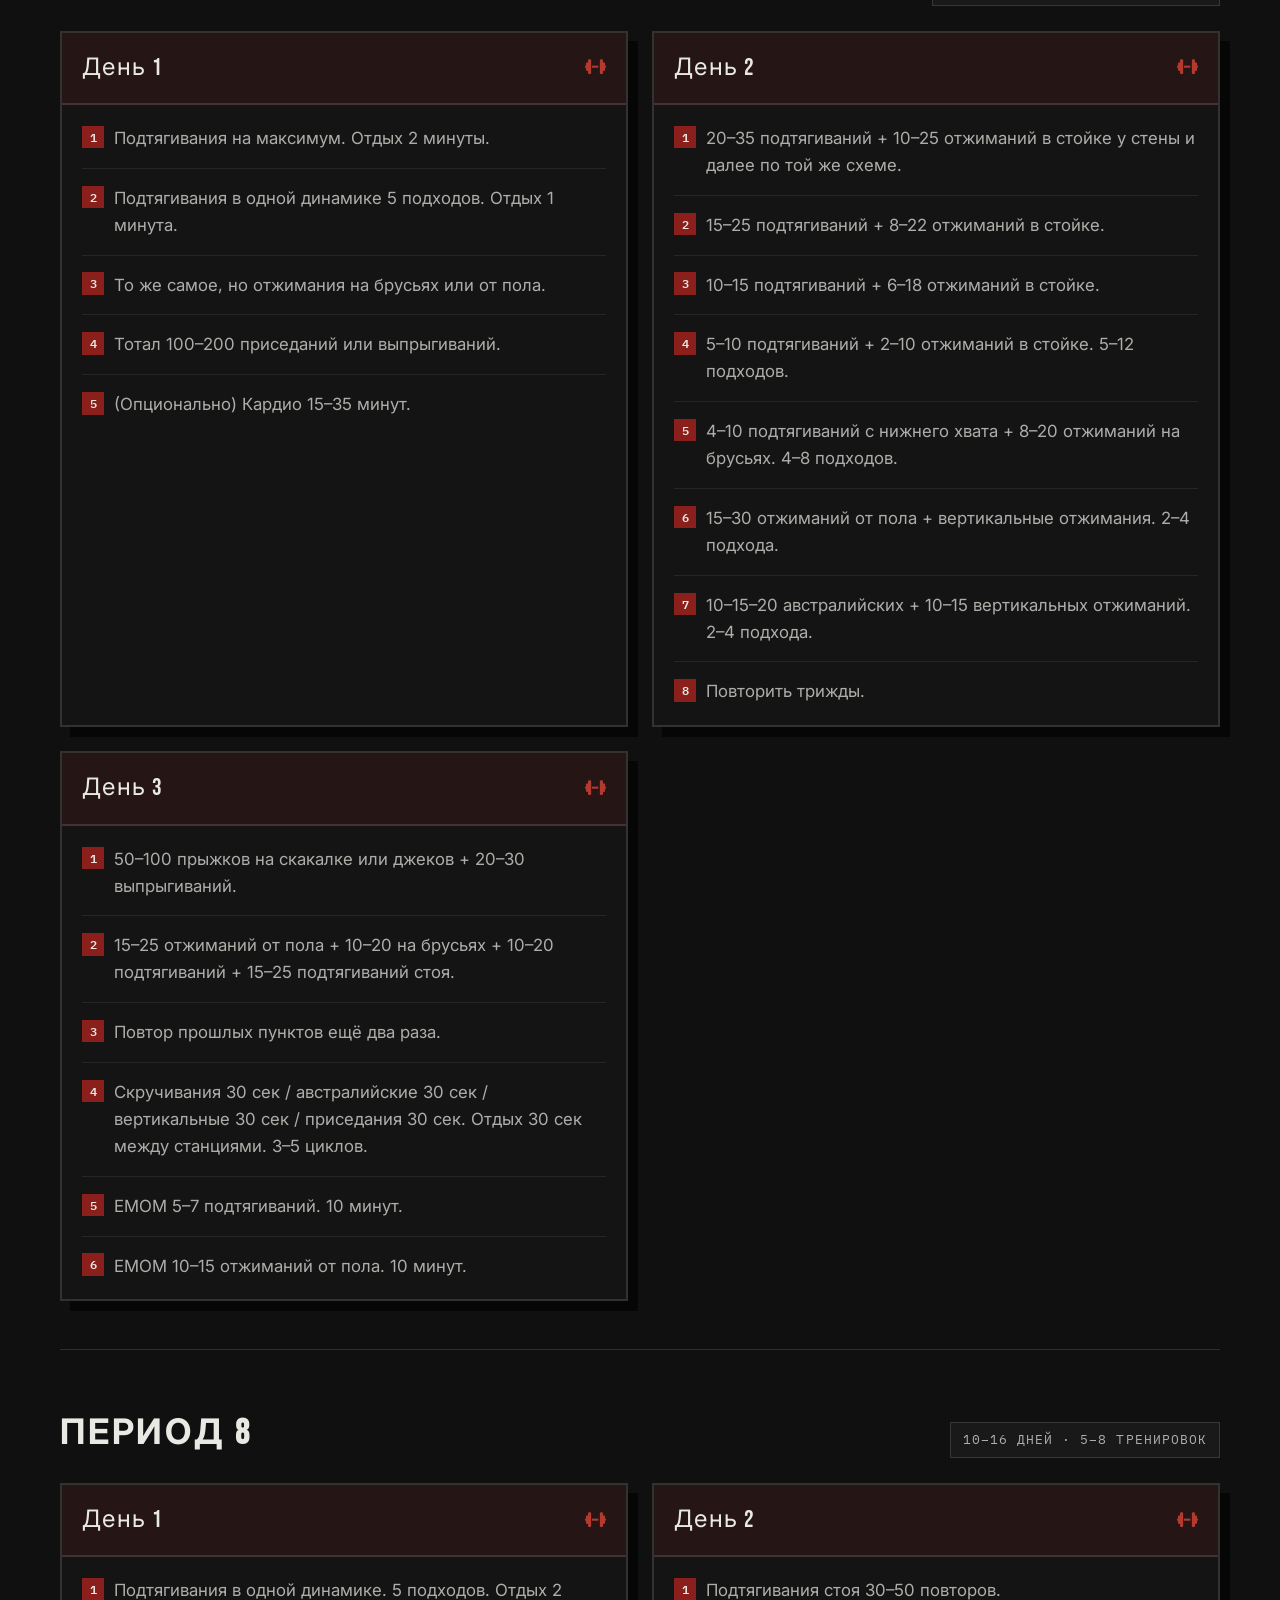
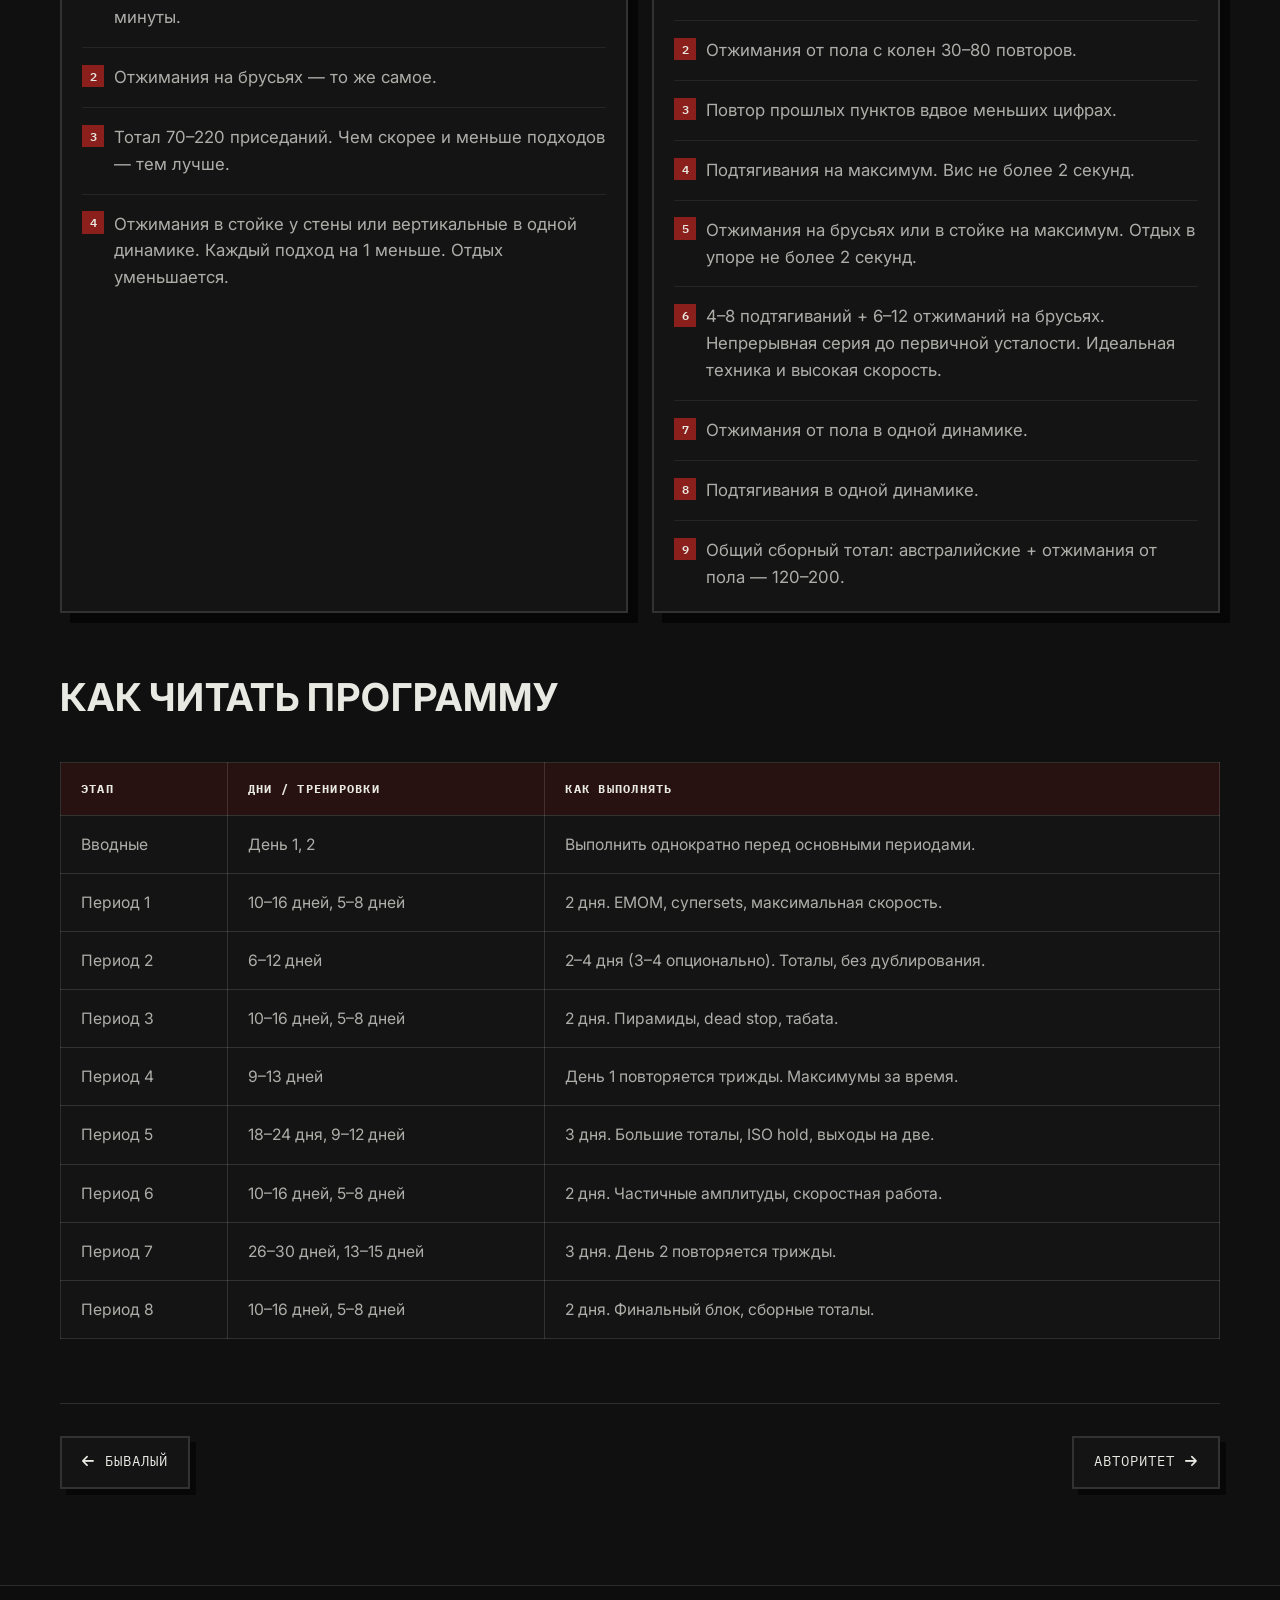
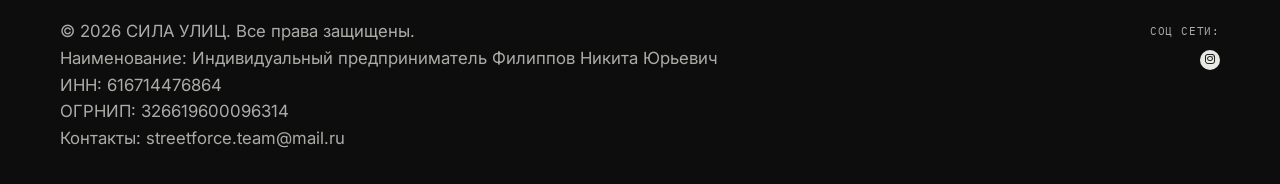
<file: training/5/index.html>
<!DOCTYPE html>
<html lang="ru">
<head>
    <meta charset="UTF-8">
    <meta name="viewport" content="width=device-width, initial-scale=1.0, maximum-scale=1.0, user-scalable=no">
    <title>Уровень 5 — СТАРШИЙ | СИЛА УЛИЦ</title>
    <link rel="icon" type="image/png" sizes="32x32" href="../../images/logoSmall.png">
    <link rel="stylesheet" href="../../styles.css?v=20260911k">
    <link href="https://fonts.googleapis.com/css2?family=Bebas+Neue&family=IBM+Plex+Mono:wght@400;500;600&family=Inter:wght@400;500;600;700;800;900&display=swap" rel="stylesheet">
    <link rel="stylesheet" href="https://cdnjs.cloudflare.com/ajax/libs/font-awesome/6.4.0/css/all.min.css">
</head>
<body class="training-detail-page">
    <div class="header-phantom"></div>
    <header class="header">
        <nav class="nav">
            <div class="container">
                <div class="nav-brand">
                    <a href="/" aria-label="На главную"><img class="nav-logo" src="/images/logo.png" alt="СИЛА УЛИЦ"></a>
                </div>
                <ul class="nav-links">
                    <li><a href="/training">Тренировки</a></li>
                    <li><a href="/photos">Фотографии</a></li>
                    <li><a href="/#goals">Цели</a></li>
                    <li><a href="/#rules">Правила</a></li>
                    <li><a href="/#registration">Регистрация</a></li>
                    <li><a href="/#contacts">Контакты</a></li>
                    <li><a href="/#documents">Документы</a></li>
                </ul>
                <div class="nav-toggle">
                    <span></span>
                    <span></span>
                    <span></span>
                </div>
            </div>
        </nav>
    </header>

    <main class="main">
        <section class="training-hero">
            <div class="container">
                <a href="/training" class="training-back"><i class="fas fa-arrow-left"></i> Все тренировки</a>
                <span class="training-level-badge">Уровень: 5 / 7</span>
                <h1 class="training-hero-title">Старший</h1>
                <p class="training-hero-subtitle">Молодые смотрят и учатся. Программа для людей с высоким уровнем подготовки.</p>
                <div class="training-hero-actions">
                    <a href="/trainings/5.pdf" class="cta-button" target="_blank" rel="noopener"><i class="fas fa-file-pdf"></i> Скачать PDF</a>
                    <a href="#program" class="cta-button-outline"><i class="fas fa-list-check"></i> К программе</a>
                </div>
            </div>
        </section>

        <section class="section">
            <div class="container">
                <div class="training-meta-grid">
                    <div class="training-meta-card">
                        <i class="fas fa-dumbbell"></i>
                        <h3>Оборудование</h3>
                        <p>Базовый комплект: турник и брусья. Дополнительное оборудование не требуется.</p>
                    </div>
                    <div class="training-meta-card">
                        <i class="fas fa-signal"></i>
                        <h3>Стартовый уровень</h3>
                        <p>Подтягивания — 20–30 повторений. Отжимания от пола — 45–60 повторений.</p>
                    </div>
                    <div class="training-meta-card">
                        <i class="fas fa-bullseye"></i>
                        <h3>Назначение</h3>
                        <p>Программа для людей с высоким уровнем физической подготовки.</p>
                    </div>
                </div>

                <div class="training-alert">
                    <i class="fas fa-triangle-exclamation"></i>
                    <p><strong>Важно:</strong> перед каждой тренировкой делай разминку 5–10 минут. Работай без боли, в комфортном темпе. При головокружении, резкой боли или плохом самочувствии прекращай тренировку.</p>
                </div>

                <div id="program">
                    <p class="training-section-label">Этап 0</p>
                    <h2 class="training-block-title">Вводные тренировки</h2>
                    <ul class="training-intro-list">
                        <li>Являются полноценными тренировками, выполняются однократно перед переходом к основным программам уровня.</li>
                        <li>Необходимы для начальной подготовки организма к основной нагрузке.</li>
                        <li>Выполняются только при полной готовности к работе.</li>
                    </ul>

                    <div class="training-days" style="margin-bottom: 4rem;">
                        <article class="training-day">
                            <div class="training-day-header">
                                <span class="training-day-number">День 1</span>
                                <i class="fas fa-fire"></i>
                            </div>
                            <ol class="training-exercise-list">
                                <li>Отжимания на брусьях + подтягивания 2/1, каждый новый подход увеличивать на то же количество. Пока не будет достигнут максимум. Отдых чем дальше — тем больше.</li>
                                <li>Приседания 15–30 + 15–35 отжиманий от пола. 3 подхода. Отдых до восстановления дыхания.</li>
                                <li>Австралийские подтягивания 10–25 + отжимания на брусьях 10–25. 3 подхода. Отдых до восстановления дыхания.</li>
                                <li>Вертикальные отжимания от стены 10–25. Отдых 30 секунд. 4–5 подходов.</li>
                                <li>(Опционально) Кардио нагрузка 15–20 минут.</li>
                            </ol>
                        </article>
                        <article class="training-day">
                            <div class="training-day-header">
                                <span class="training-day-number">День 2</span>
                                <i class="fas fa-fire"></i>
                            </div>
                            <ol class="training-exercise-list">
                                <li>Подтягивания в одной динамике. 3–4 подхода.</li>
                                <li>Отжимания от пола в одной динамике. 3–4 подхода.</li>
                                <li>Отжимания на брусьях + подъём согнутых ног на пресс. Циклируем комплекс в одной динамике. 3 подхода + тотал 20–40 подтягиваний с нижнего хвата к груди.</li>
                                <li>Австралийские 10–20 (можно менять хват) + 20/25/30 приседаний. 3–4 подхода.</li>
                                <li>Отжимания от пола + отжимания с колен в одной динамике. 1–3 подхода.</li>
                                <li>Подтягивания с нижнего хвата стоя ногами на земле 10–30. 3 подхода.</li>
                                <li>(Опционально) Кардио нагрузка 15 минут.</li>
                            </ol>
                        </article>
                    </div>

                    <p class="training-section-label">Основная программа</p>
                    <h2 class="training-block-title">Периоды тренировок</h2>

                    <article class="training-period">
                        <div class="training-period-header">
                            <h3 class="training-period-title">Период 1</h3>
                            <span class="training-period-duration">10–16 дней · 5–8 тренировок</span>
                        </div>
                        <ul class="training-period-notes">
                            <li>Допустимо дублирование с прогрессией нагрузки перед переходом к новому периоду.</li>
                            <li>В дни отдыха — растяжка, ЛФК, прогулки, лёгкое кардио, плавание и др.</li>
                        </ul>
                        <div class="training-days">
                            <article class="training-day">
                                <div class="training-day-header">
                                    <span class="training-day-number">День 1</span>
                                    <i class="fas fa-dumbbell"></i>
                                </div>
                                <ol class="training-exercise-list">
                                    <li>40–60 отжиманий на брусьях + 30–50 подтягиваний + 60–80 отжиманий от пола. Пока одна станция не завершена — на другую не переходить. Скорость максимальная, отдых минимальный.</li>
                                    <li>EMOM: подтягивания с продолжением 2 повтора. Каждую минуту +1 повтор.</li>
                                    <li>EMOM: отжимания на брусьях + подъём согнутых ног. Три повтора. Каждую минуту +1.</li>
                                    <li>Джампинг джек 50 + 20 скручиваний на пресс в висе. 4 круга. Отдых 30–90 секунд.</li>
                                    <li>Подтягивания в одной динамике.</li>
                                    <li>Отжимания от пола 1 повтор + насос 1 повтор в одной динамике.</li>
                                    <li>Австралийские подтягивания 12–20. 2–4 подхода. (пункты 7 и 8 можно совмещать)</li>
                                    <li>Приседания 20/25/30/35 повторов.</li>
                                    <li>(Опционально) 400–600 прыжков на скакалке в стиле табата или иное кардио 15–20 минут.</li>
                                </ol>
                            </article>
                            <article class="training-day">
                                <div class="training-day-header">
                                    <span class="training-day-number">День 2</span>
                                    <i class="fas fa-dumbbell"></i>
                                </div>
                                <ol class="training-exercise-list">
                                    <li>Отжимания в стойке у стены 2 повтора. EMOM +1.</li>
                                    <li>Подтягивания в одной динамике.</li>
                                    <li>Отжимания на брусьях в одной динамике.</li>
                                    <li>Отжимания в упоре на турнике или брусьях + подтягивания в одной динамике.</li>
                                    <li>Австралийские 12–20 + отжимания от пола 12–30. Отдых 30–90 сек, затем в два раза меньше, отдых 2 мин и в три раза меньше — качественно, не в скоростной манере.</li>
                                    <li>Отжимания от пола 1 + насос 1 в одной динамике.</li>
                                    <li>Подтягивания с продолжением 4–8. 2–4 подхода.</li>
                                    <li>EMOM: отжимания на брусьях + подъём согнутых ног в одной динамике.</li>
                                    <li>(Опционально) Кардио 20 минут.</li>
                                </ol>
                            </article>
                        </div>
                    </article>

                    <article class="training-period">
                        <div class="training-period-header">
                            <h3 class="training-period-title">Период 2</h3>
                            <span class="training-period-duration">6–12 дней · без дублирования</span>
                        </div>
                        <ul class="training-period-notes">
                            <li>Дублирование данного периода не предусмотрено.</li>
                            <li>Дни 3 и 4 — опциональные, можно пропустить.</li>
                        </ul>
                        <div class="training-days">
                            <article class="training-day">
                                <div class="training-day-header">
                                    <span class="training-day-number">День 1</span>
                                    <i class="fas fa-dumbbell"></i>
                                </div>
                                <ol class="training-exercise-list">
                                    <li>Подтягивания — тотал 80–110.</li>
                                    <li>Отжимания от пола — тотал 150–180.</li>
                                    <li>Австралийские подтягивания + вертикальные отжимания в динамике.</li>
                                    <li>Приседания — тотал 100–120.</li>
                                    <li>Скручивания на пресс на полу — тотал 80.</li>
                                </ol>
                            </article>
                            <article class="training-day">
                                <div class="training-day-header">
                                    <span class="training-day-number">День 2</span>
                                    <i class="fas fa-dumbbell"></i>
                                </div>
                                <ol class="training-exercise-list">
                                    <li>Подтягивания — тотал 100–120.</li>
                                    <li>Отжимания от пола — тотал 170–200.</li>
                                    <li>Австралийские + вертикальные отжимания в динамике. 2 подхода.</li>
                                    <li>Приседания — тотал 130–150.</li>
                                    <li>Скручивания на пресс — тотал 100.</li>
                                </ol>
                            </article>
                            <article class="training-day">
                                <div class="training-day-header">
                                    <span class="training-day-number">День 3</span>
                                    <i class="fas fa-dumbbell"></i>
                                </div>
                                <ol class="training-exercise-list">
                                    <li>Подтягивания — тотал 110–130. (Опционально, можно пропустить.)</li>
                                    <li>Отжимания от пола — тотал 190–220.</li>
                                    <li>Австралийские + вертикальные отжимания. 3 подхода.</li>
                                    <li>Приседания — тотал 150–200.</li>
                                    <li>Скручивания на пресс — тотал 100.</li>
                                </ol>
                            </article>
                            <article class="training-day">
                                <div class="training-day-header">
                                    <span class="training-day-number">День 4</span>
                                    <i class="fas fa-dumbbell"></i>
                                </div>
                                <ol class="training-exercise-list">
                                    <li>Подтягивания — тотал 160–190. (Опционально, можно пропустить.)</li>
                                    <li>Отжимания от пола — тотал 250–280.</li>
                                    <li>Австралийские + вертикальные отжимания. 4 подхода.</li>
                                    <li>Приседания — тотал 200.</li>
                                    <li>Скручивания на пресс — тотал 100.</li>
                                </ol>
                            </article>
                        </div>
                    </article>

                    <article class="training-period">
                        <div class="training-period-header">
                            <h3 class="training-period-title">Период 3</h3>
                            <span class="training-period-duration">10–16 дней · 5–8 тренировок</span>
                        </div>
                        <div class="training-days">
                            <article class="training-day">
                                <div class="training-day-header">
                                    <span class="training-day-number">День 1</span>
                                    <i class="fas fa-dumbbell"></i>
                                </div>
                                <ol class="training-exercise-list">
                                    <li>22–30 подтягиваний и каждый подход минус 3 + 30–40 отжиманий на брусьях и каждый подход минус 4. Отдых минимальный.</li>
                                    <li>Подтягивания стоя / скакалка или джеки / австралийские / приседания / насос+отжимание / вертикальные отжимания. 20 сек работы / 20 сек отдых. 4–6 кругов.</li>
                                </ol>
                            </article>
                            <article class="training-day">
                                <div class="training-day-header">
                                    <span class="training-day-number">День 2</span>
                                    <i class="fas fa-dumbbell"></i>
                                </div>
                                <ol class="training-exercise-list">
                                    <li>Подтягивания с продолжением в отказ.</li>
                                    <li>ISO hold 8–15/8–15/2–60 + подтягивания в одной динамике.</li>
                                    <li>Отжимания на брусьях dead stop, 30 секунд–минута. 2–4 подхода.</li>
                                    <li>Подтягивания с нижнего хвата: снизу до середины 3–5, с середины до верху 3–5, полных 4–8 после dead stop 5 сек. 2–4 подхода.</li>
                                    <li>Отжимания от пола dead stop — минута работы. 2–4 подхода.</li>
                                    <li>(Опционально) Кардио 15 минут.</li>
                                </ol>
                            </article>
                        </div>
                    </article>

                    <article class="training-period">
                        <div class="training-period-header">
                            <h3 class="training-period-title">Период 4</h3>
                            <span class="training-period-duration">9–13 дней · без дублирования</span>
                        </div>
                        <ul class="training-period-notes">
                            <li>День 1 повторяется трижды.</li>
                            <li>Дублирование периода не предусмотрено.</li>
                        </ul>
                        <div class="training-days">
                            <article class="training-day">
                                <div class="training-day-header">
                                    <span class="training-day-number">День 1</span>
                                    <i class="fas fa-dumbbell"></i>
                                </div>
                                <ol class="training-exercise-list">
                                    <li>Максимальное количество подтягиваний за 10 минут.</li>
                                    <li>Максимальное количество отжиманий на брусьях за 10 минут.</li>
                                    <li>Полный отдых 4–7 минут.</li>
                                    <li>Максимальное количество подтягиваний с нижнего хвата за 7 минут.</li>
                                    <li>Максимальное количество отжиманий от пола за 7 минут.</li>
                                    <li>Австралийские + вертикальные отжимания в динамике. 2–4 подхода.</li>
                                    <li>15 выпадов на каждую ногу + 10–20 приседаний. 4–8 подходов.</li>
                                </ol>
                            </article>
                        </div>
                    </article>

                    <article class="training-period">
                        <div class="training-period-header">
                            <h3 class="training-period-title">Период 5</h3>
                            <span class="training-period-duration">18–24 дня · 9–12 тренировок</span>
                        </div>
                        <div class="training-days">
                            <article class="training-day">
                                <div class="training-day-header">
                                    <span class="training-day-number">День 1</span>
                                    <i class="fas fa-dumbbell"></i>
                                </div>
                                <ol class="training-exercise-list">
                                    <li>Тотал 150–200 подтягиваний и тотал 220–260 отжиманий на брусьях или 300–340 отжиманий от пола.</li>
                                </ol>
                            </article>
                            <article class="training-day">
                                <div class="training-day-header">
                                    <span class="training-day-number">День 2</span>
                                    <i class="fas fa-dumbbell"></i>
                                </div>
                                <ol class="training-exercise-list">
                                    <li>ISO hold 10-10-20 + подтягивания в одной динамике.</li>
                                    <li>ISO hold 7-7-20 + подтягивания в одной динамике.</li>
                                    <li>ISO hold 5-5-20 + подтягивания в одной динамике.</li>
                                    <li>Отжимания от пола более 50 повторов. Акцент на скорость и амплитуду. Касаемся грудью пола.</li>
                                    <li>Подтягивания с продолжением более 10.</li>
                                    <li>Отжимания от пола более 40 повторов. Акцент на скорость и амплитуду.</li>
                                    <li>Подтягивания с нижнего хвата: снизу 5, середина 5, полных 5 после dead stop 5 сек. 3 подхода.</li>
                                    <li>Отжимания от пола в трёх амплитудах 10/10/10. 3 подхода.</li>
                                    <li>Выпрыгивания тотал 100 + джампинг джеки тотал 300.</li>
                                </ol>
                            </article>
                            <article class="training-day">
                                <div class="training-day-header">
                                    <span class="training-day-number">День 3</span>
                                    <i class="fas fa-dumbbell"></i>
                                </div>
                                <ol class="training-exercise-list">
                                    <li>(Опционально) Тотал 10–40 выходов на две руки.</li>
                                    <li>EMOM 8–15 отжиманий на брусьях. 10 минут.</li>
                                    <li>EMOM 6–10 подтягиваний. 10 минут.</li>
                                    <li>Тотал 100–200 австралийских + тотал 100–200 отжиманий от пола.</li>
                                    <li>10 приседаний + 10 выпрыгиваний. 5–8 подходов.</li>
                                </ol>
                            </article>
                        </div>
                    </article>

                    <article class="training-period">
                        <div class="training-period-header">
                            <h3 class="training-period-title">Период 6</h3>
                            <span class="training-period-duration">10–16 дней · 5–8 тренировок</span>
                        </div>
                        <div class="training-days">
                            <article class="training-day">
                                <div class="training-day-header">
                                    <span class="training-day-number">День 1</span>
                                    <i class="fas fa-dumbbell"></i>
                                </div>
                                <ol class="training-exercise-list">
                                    <li>2 отжимания в неполной амплитуде + 1 полное с касанием грудью и передней частью ног. В одной динамике.</li>
                                    <li>Подтягивания в одной динамике. Отдых 15 сек и по одному подтягиванию каждые 10 сек, меняя хват.</li>
                                    <li>35–60 секунд «стульчик» + 5–10 приседаний снизу до середины + 5–10 с середины до верха + выпрыгивания в одной динамике.</li>
                                    <li>50–100 джеков. Тотал. 2–4 круга.</li>
                                </ol>
                            </article>
                            <article class="training-day">
                                <div class="training-day-header">
                                    <span class="training-day-number">День 2</span>
                                    <i class="fas fa-dumbbell"></i>
                                </div>
                                <ol class="training-exercise-list">
                                    <li>(Опционально) Выход силой на две руки + 2 отжимания в упоре + 2 подтягивания. 5 подходов.</li>
                                    <li>5 скоростных подтягиваний + 10 скоростных отжиманий от пола. 10–15 подходов.</li>
                                    <li>Австралийские 20 + отжимания на брусьях с паузой в нижней точке. 3–4 подхода.</li>
                                    <li>ISO hold 20 (максимум) / максимум.</li>
                                    <li>Отжимания на брусьях dead stop. На максимум.</li>
                                    <li>Приседания до жжения. 4–5 подходов.</li>
                                </ol>
                            </article>
                        </div>
                    </article>

                    <article class="training-period">
                        <div class="training-period-header">
                            <h3 class="training-period-title">Период 7</h3>
                            <span class="training-period-duration">26–30 дней · 13–15 тренировок</span>
                        </div>
                        <div class="training-days">
                            <article class="training-day">
                                <div class="training-day-header">
                                    <span class="training-day-number">День 1</span>
                                    <i class="fas fa-dumbbell"></i>
                                </div>
                                <ol class="training-exercise-list">
                                    <li>Подтягивания на максимум. Отдых 2 минуты.</li>
                                    <li>Подтягивания в одной динамике 5 подходов. Отдых 1 минута.</li>
                                    <li>То же самое, но отжимания на брусьях или от пола.</li>
                                    <li>Тотал 100–200 приседаний или выпрыгиваний.</li>
                                    <li>(Опционально) Кардио 15–35 минут.</li>
                                </ol>
                            </article>
                            <article class="training-day">
                                <div class="training-day-header">
                                    <span class="training-day-number">День 2</span>
                                    <i class="fas fa-dumbbell"></i>
                                </div>
                                <ol class="training-exercise-list">
                                    <li>20–35 подтягиваний + 10–25 отжиманий в стойке у стены и далее по той же схеме.</li>
                                    <li>15–25 подтягиваний + 8–22 отжиманий в стойке.</li>
                                    <li>10–15 подтягиваний + 6–18 отжиманий в стойке.</li>
                                    <li>5–10 подтягиваний + 2–10 отжиманий в стойке. 5–12 подходов.</li>
                                    <li>4–10 подтягиваний с нижнего хвата + 8–20 отжиманий на брусьях. 4–8 подходов.</li>
                                    <li>15–30 отжиманий от пола + вертикальные отжимания. 2–4 подхода.</li>
                                    <li>10–15–20 австралийских + 10–15 вертикальных отжиманий. 2–4 подхода.</li>
                                    <li>Повторить трижды.</li>
                                </ol>
                            </article>
                            <article class="training-day">
                                <div class="training-day-header">
                                    <span class="training-day-number">День 3</span>
                                    <i class="fas fa-dumbbell"></i>
                                </div>
                                <ol class="training-exercise-list">
                                    <li>50–100 прыжков на скакалке или джеков + 20–30 выпрыгиваний.</li>
                                    <li>15–25 отжиманий от пола + 10–20 на брусьях + 10–20 подтягиваний + 15–25 подтягиваний стоя.</li>
                                    <li>Повтор прошлых пунктов ещё два раза.</li>
                                    <li>Скручивания 30 сек / австралийские 30 сек / вертикальные 30 сек / приседания 30 сек. Отдых 30 сек между станциями. 3–5 циклов.</li>
                                    <li>EMOM 5–7 подтягиваний. 10 минут.</li>
                                    <li>EMOM 10–15 отжиманий от пола. 10 минут.</li>
                                </ol>
                            </article>
                        </div>
                    </article>

                    <article class="training-period">
                        <div class="training-period-header">
                            <h3 class="training-period-title">Период 8</h3>
                            <span class="training-period-duration">10–16 дней · 5–8 тренировок</span>
                        </div>
                        <div class="training-days">
                            <article class="training-day">
                                <div class="training-day-header">
                                    <span class="training-day-number">День 1</span>
                                    <i class="fas fa-dumbbell"></i>
                                </div>
                                <ol class="training-exercise-list">
                                    <li>Подтягивания в одной динамике. 5 подходов. Отдых 2 минуты.</li>
                                    <li>Отжимания на брусьях — то же самое.</li>
                                    <li>Тотал 70–220 приседаний. Чем скорее и меньше подходов — тем лучше.</li>
                                    <li>Отжимания в стойке у стены или вертикальные в одной динамике. Каждый подход на 1 меньше. Отдых уменьшается.</li>
                                </ol>
                            </article>
                            <article class="training-day">
                                <div class="training-day-header">
                                    <span class="training-day-number">День 2</span>
                                    <i class="fas fa-dumbbell"></i>
                                </div>
                                <ol class="training-exercise-list">
                                    <li>Подтягивания стоя 30–50 повторов.</li>
                                    <li>Отжимания от пола с колен 30–80 повторов.</li>
                                    <li>Повтор прошлых пунктов вдвое меньших цифрах.</li>
                                    <li>Подтягивания на максимум. Вис не более 2 секунд.</li>
                                    <li>Отжимания на брусьях или в стойке на максимум. Отдых в упоре не более 2 секунд.</li>
                                    <li>4–8 подтягиваний + 6–12 отжиманий на брусьях. Непрерывная серия до первичной усталости. Идеальная техника и высокая скорость.</li>
                                    <li>Отжимания от пола в одной динамике.</li>
                                    <li>Подтягивания в одной динамике.</li>
                                    <li>Общий сборный тотал: австралийские + отжимания от пола — 120–200.</li>
                                </ol>
                            </article>
                        </div>
                    </article>

                    <h2 class="training-block-title" style="margin-top: 3rem;">Как читать программу</h2>
                    <div class="training-schedule-wrap">
                        <table class="training-schedule">
                            <thead>
                                <tr>
                                    <th>Этап</th>
                                    <th>Дни / тренировки</th>
                                    <th>Как выполнять</th>
                                </tr>
                            </thead>
                            <tbody>
                                <tr>
                                    <td>Вводные</td>
                                    <td>День 1, 2</td>
                                    <td>Выполнить однократно перед основными периодами.</td>
                                </tr>
                                <tr>
                                    <td>Период 1</td>
                                    <td>10–16 дней, 5–8 дней</td>
                                    <td>2 дня. EMOM, супersets, максимальная скорость.</td>
                                </tr>
                                <tr>
                                    <td>Период 2</td>
                                    <td>6–12 дней</td>
                                    <td>2–4 дня (3–4 опционально). Тоталы, без дублирования.</td>
                                </tr>
                                <tr>
                                    <td>Период 3</td>
                                    <td>10–16 дней, 5–8 дней</td>
                                    <td>2 дня. Пирамиды, dead stop, табata.</td>
                                </tr>
                                <tr>
                                    <td>Период 4</td>
                                    <td>9–13 дней</td>
                                    <td>День 1 повторяется трижды. Максимумы за время.</td>
                                </tr>
                                <tr>
                                    <td>Период 5</td>
                                    <td>18–24 дня, 9–12 дней</td>
                                    <td>3 дня. Большие тоталы, ISO hold, выходы на две.</td>
                                </tr>
                                <tr>
                                    <td>Период 6</td>
                                    <td>10–16 дней, 5–8 дней</td>
                                    <td>2 дня. Частичные амплитуды, скоростная работа.</td>
                                </tr>
                                <tr>
                                    <td>Период 7</td>
                                    <td>26–30 дней, 13–15 дней</td>
                                    <td>3 дня. День 2 повторяется трижды.</td>
                                </tr>
                                <tr>
                                    <td>Период 8</td>
                                    <td>10–16 дней, 5–8 дней</td>
                                    <td>2 дня. Финальный блок, сборные тоталы.</td>
                                </tr>
                            </tbody>
                        </table>
                    </div>
                </div>

                <nav class="training-nav" aria-label="Навигация по уровням">
                    <a href="/training/4" class="training-nav-link prev"><i class="fas fa-arrow-left"></i> Бывалый</a>
                    <a href="/training/6" class="training-nav-link next">Авторитет <i class="fas fa-arrow-right"></i></a>
                </nav>
            </div>
        </section>
    </main>

    <footer class="footer">
        <div class="container">
            <div class="footer-copy">
                <div class="footer-legal">
                    <p>&copy; 2026 СИЛА УЛИЦ. Все права защищены.</p>
                    <p>Наименование: Индивидуальный предприниматель Филиппов Никита Юрьевич</p>
                    <p>ИНН: 616714476864</p>
                    <p>ОГРНИП: 326619600096314</p>
                    <p>Контакты: streetforce.team@mail.ru</p>
                </div>
                <div class="footer-socials">
                    <span class="footer-socials-label">соц сети:</span>
                    <a class="footer-social" href="https://www.instagram.com/sila.ulic/" target="_blank" rel="noopener noreferrer" aria-label="Instagram СИЛА УЛИЦ">
                        <i class="fab fa-instagram" aria-hidden="true"></i>
                    </a>
                </div>
            </div>
        </div>
    </footer>

    <audio id="bg-audio" src="../../images/soundtrack.mp3" type="audio/mpeg" preload="auto" loop></audio>
    <div id="audio-tooltip" class="audio-tooltip">Включи музыку! <i class="fas fa-arrow-right bx-fade-right"></i></div>
    <button id="audio-toggle-btn" class="audio-toggle-btn" aria-label="Play/Pause Music">
        <i class="fas fa-play"></i>
    </button>

    <script src="../../script.js"></script>
</body>
</html>
</file>
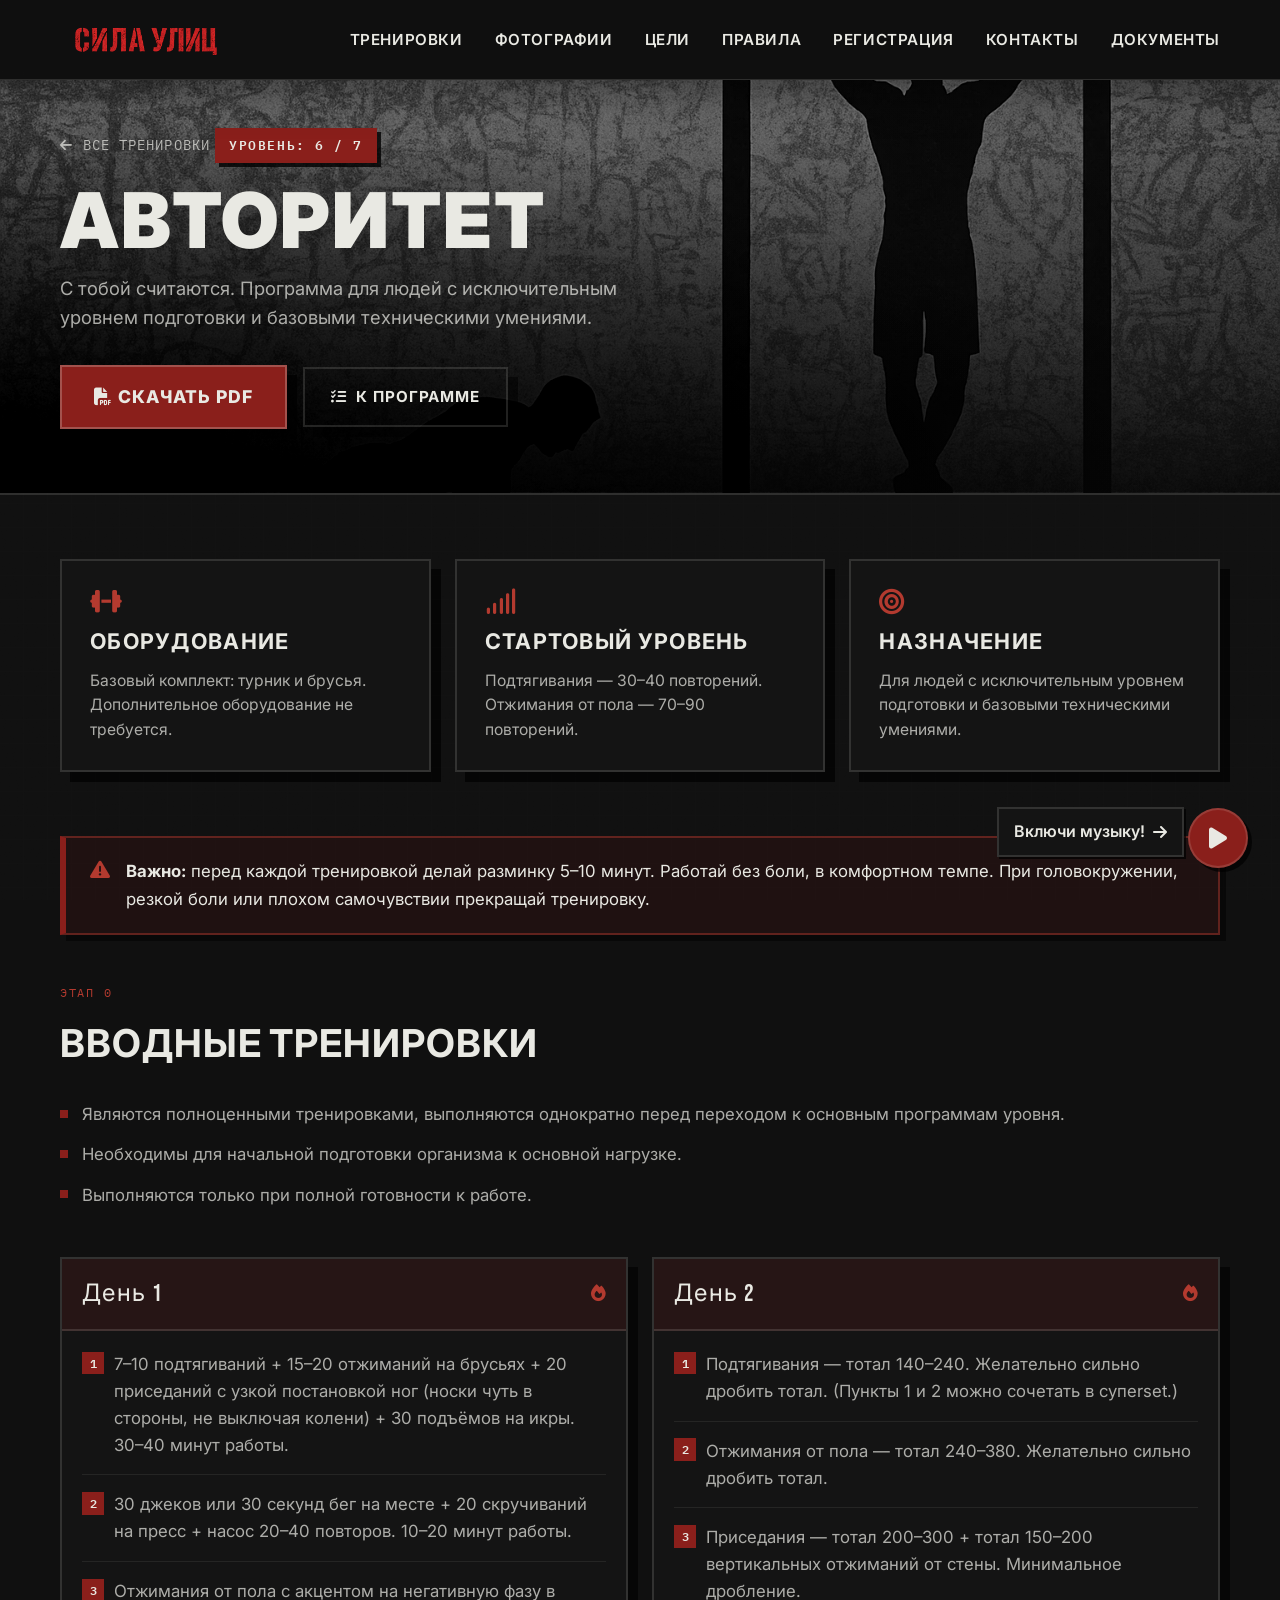
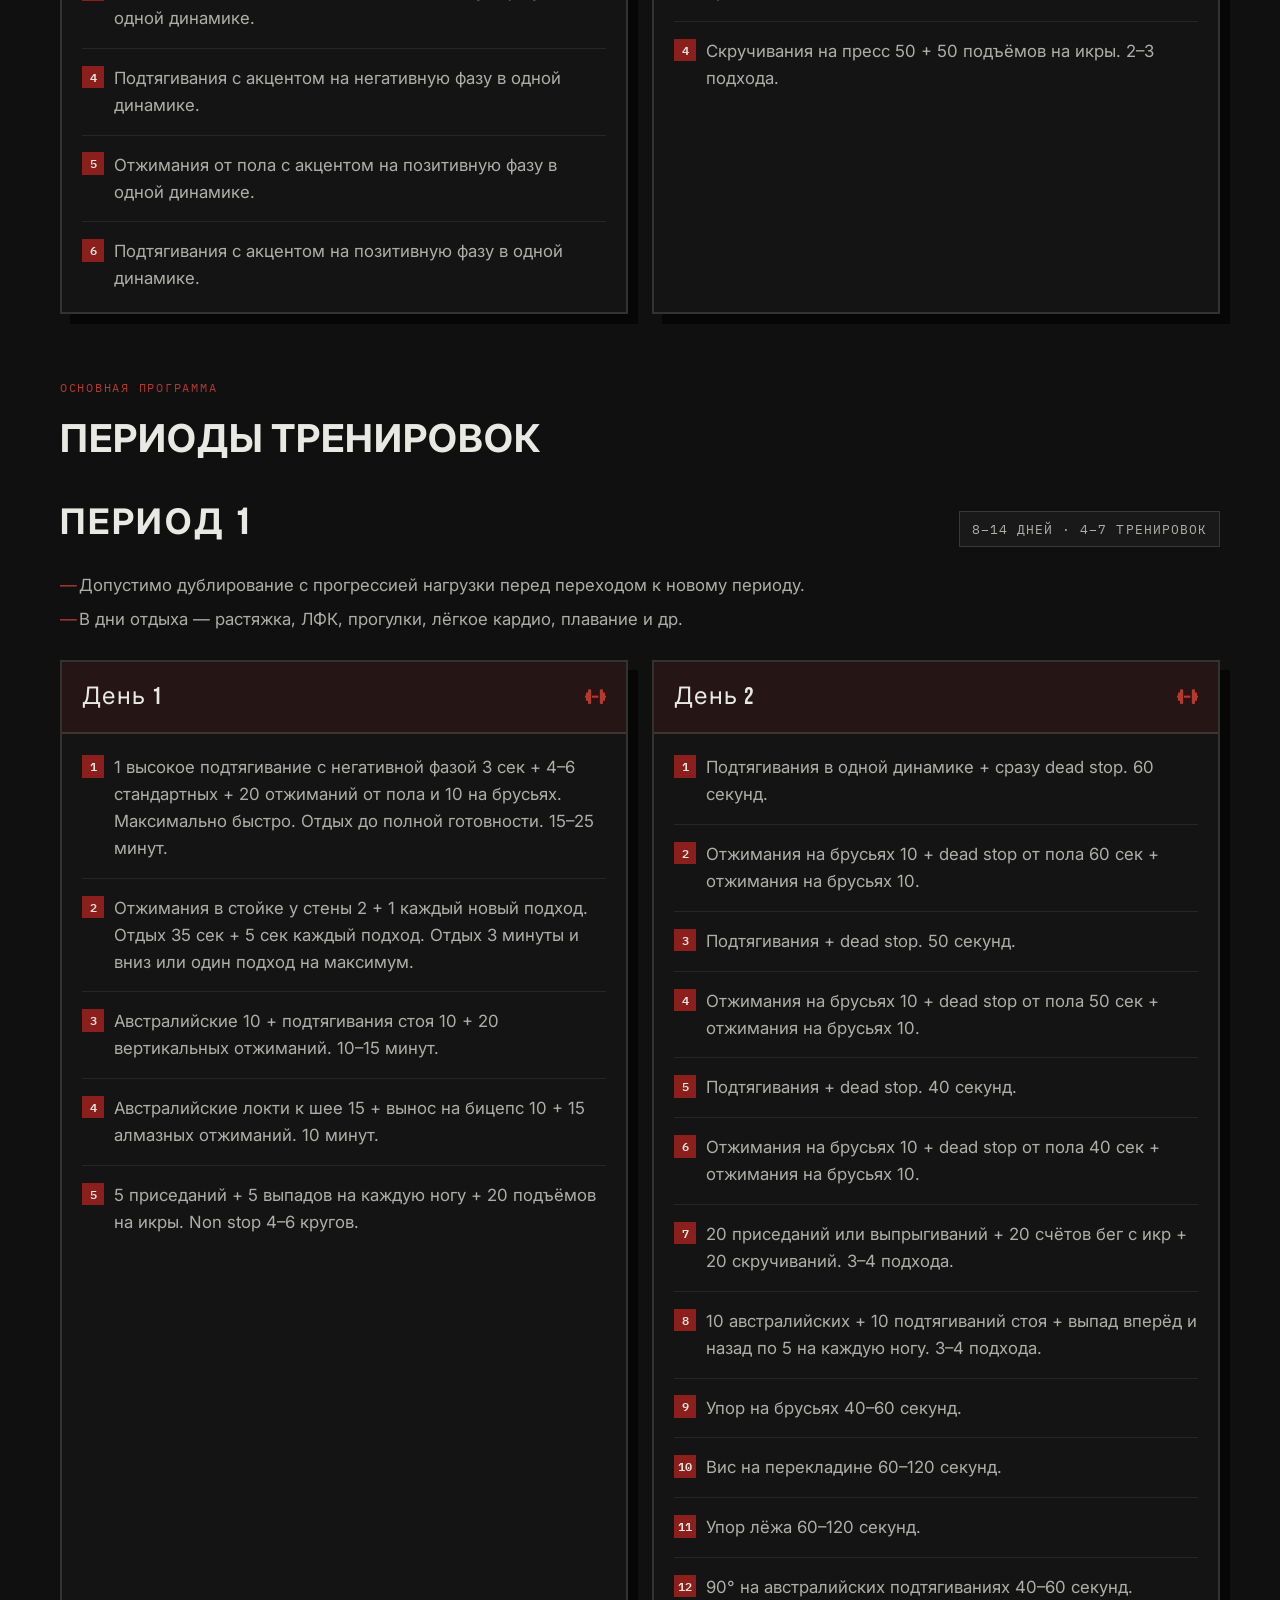
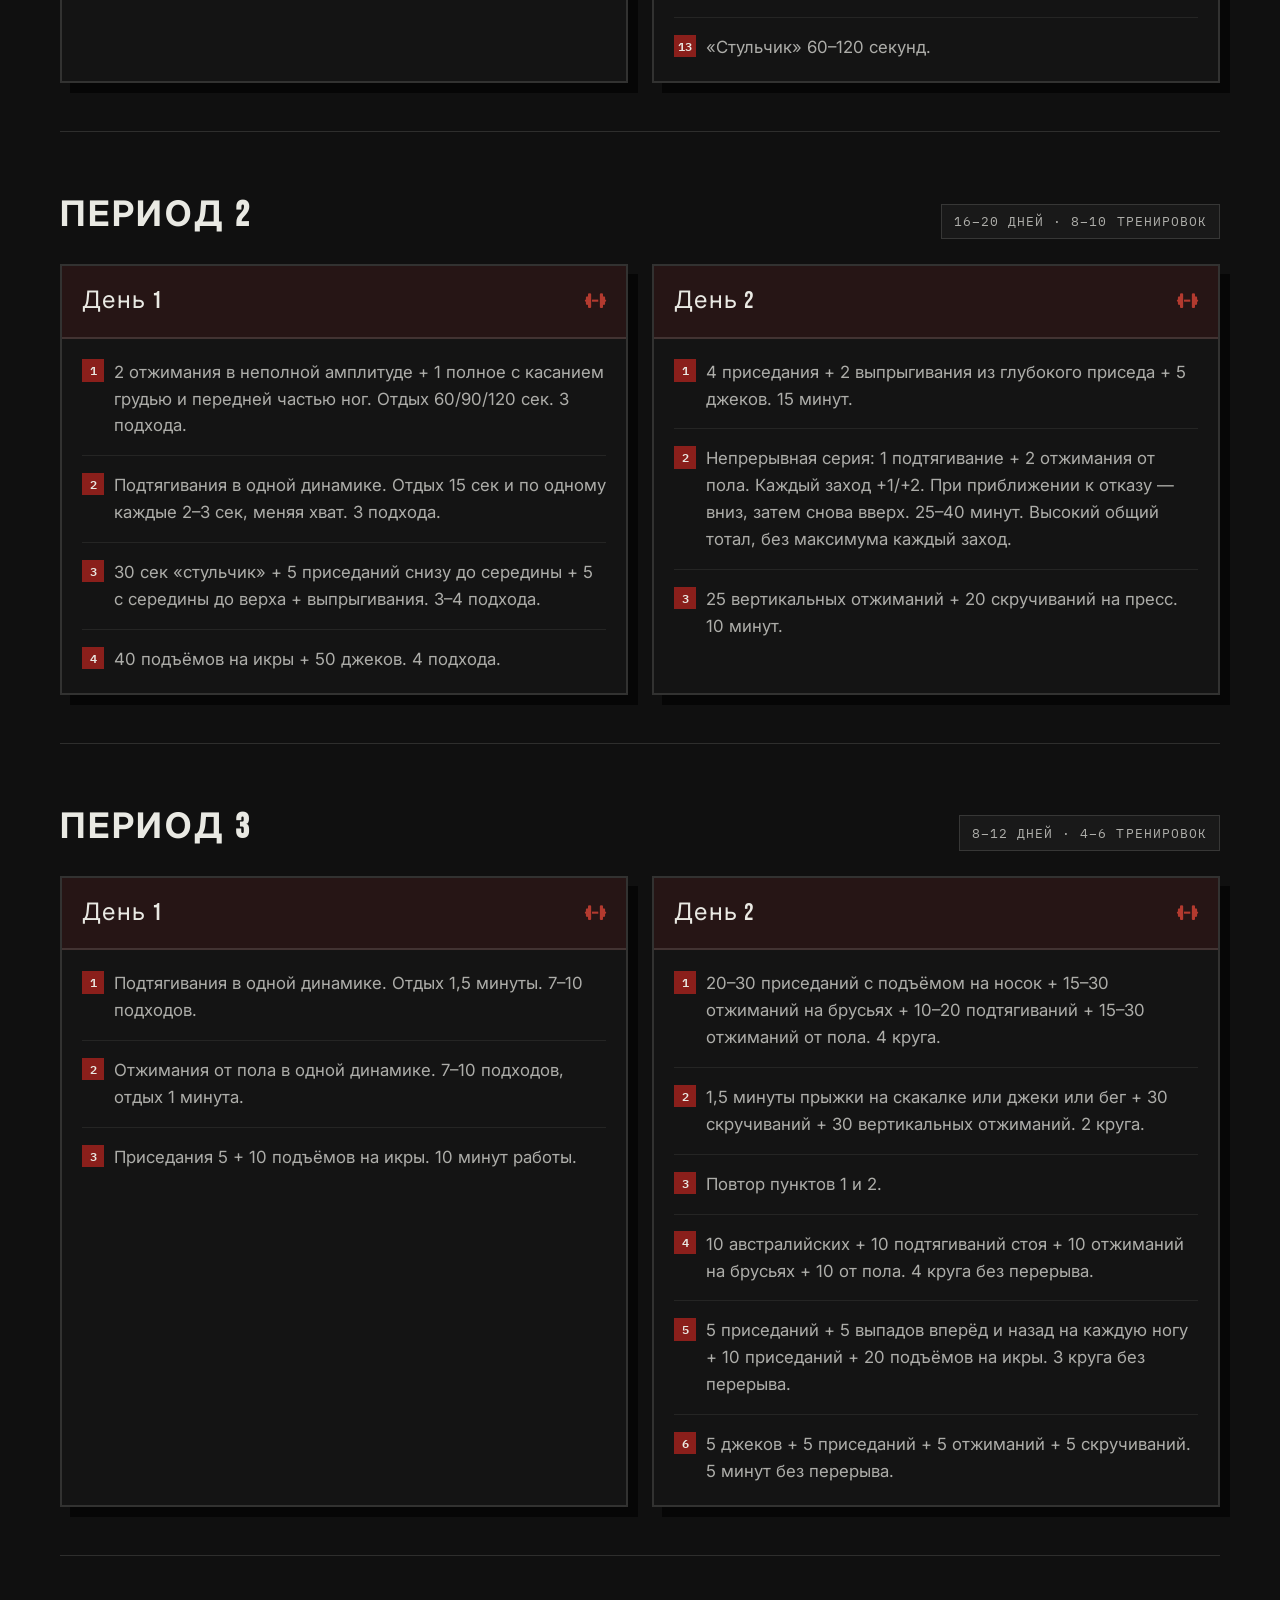
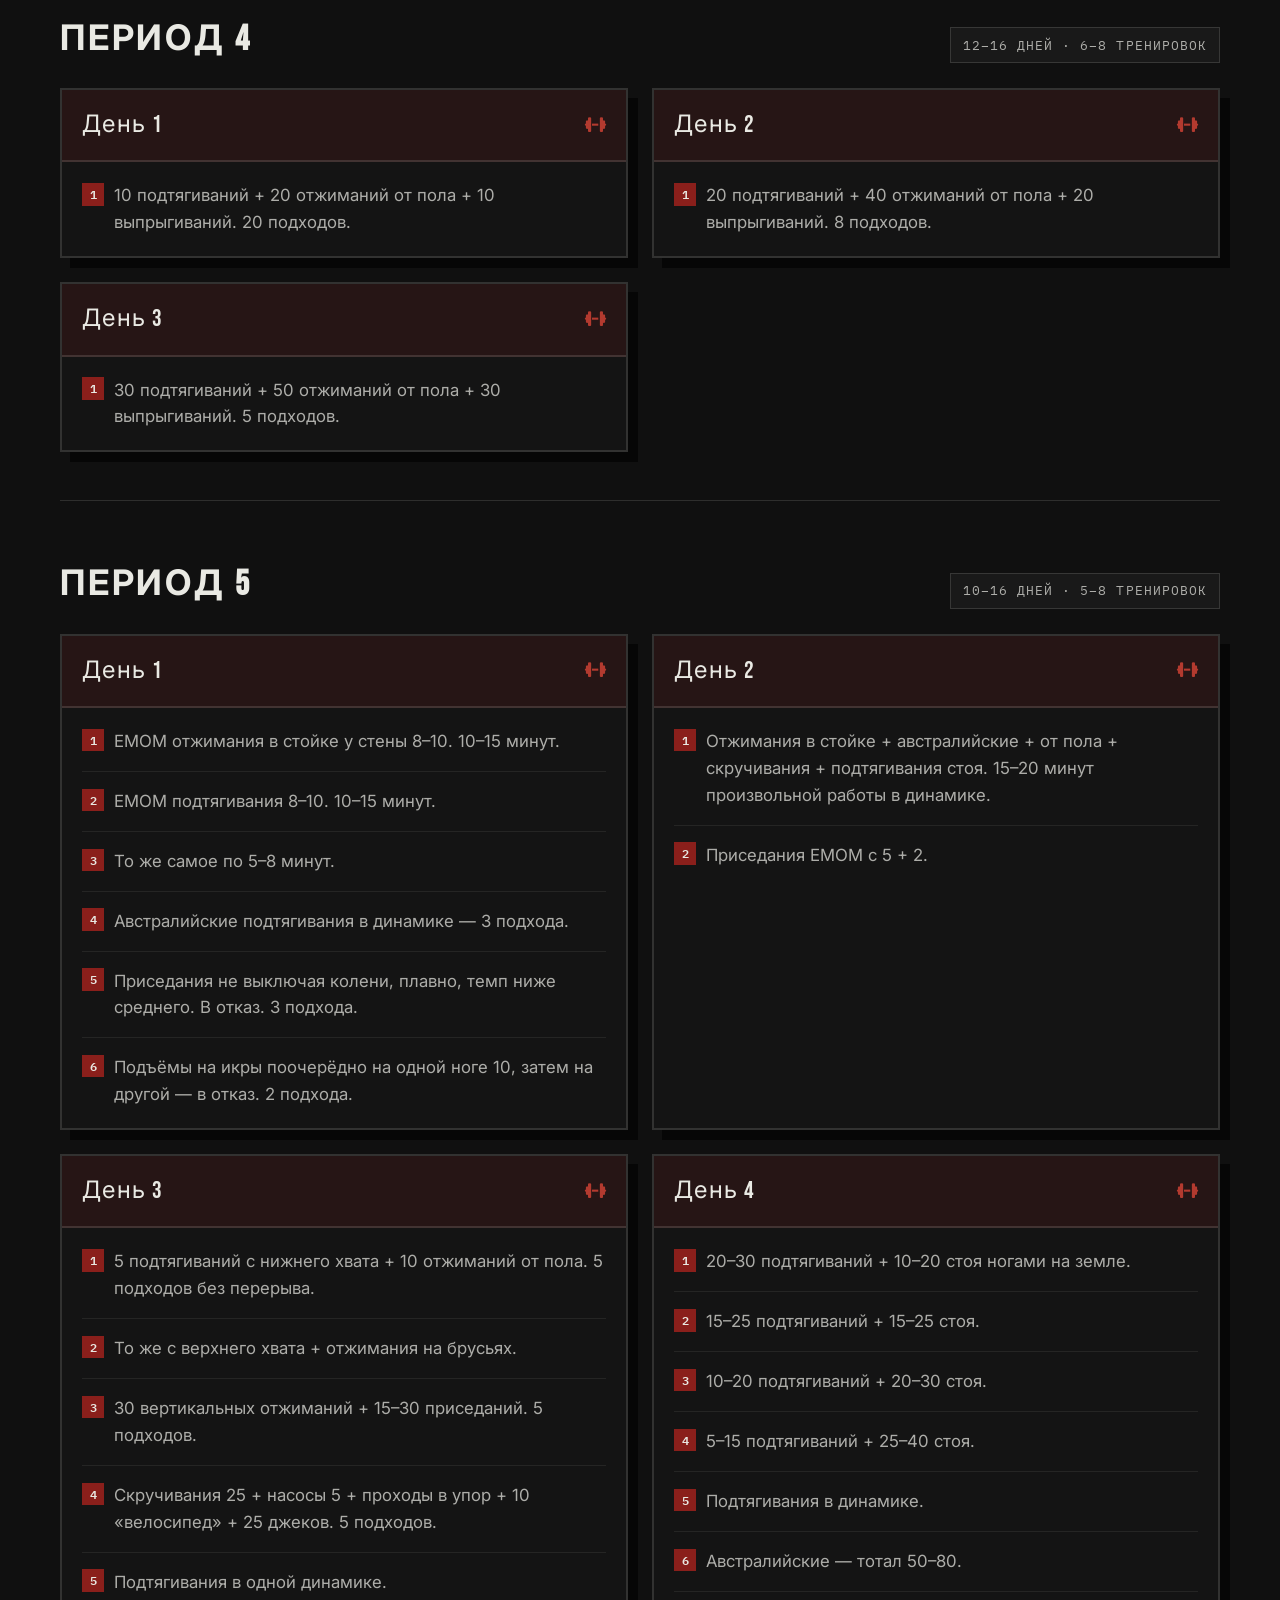
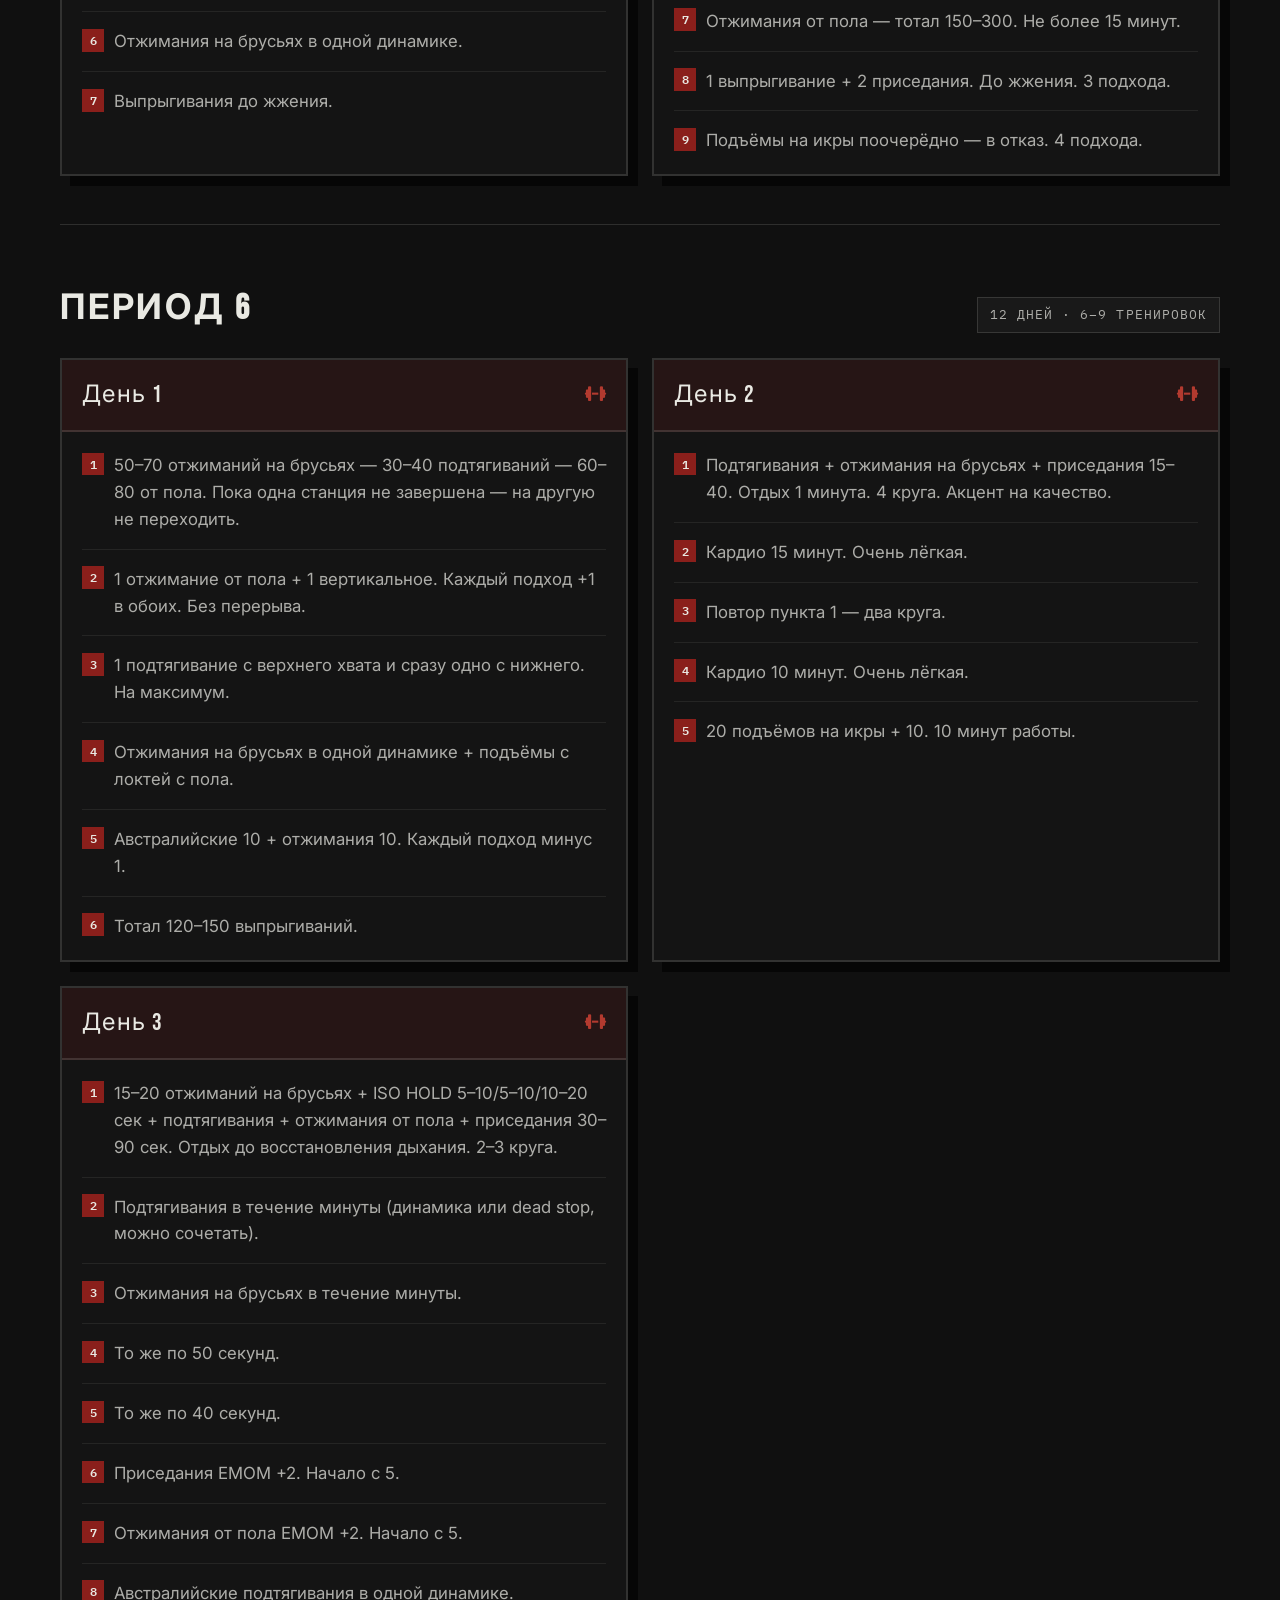
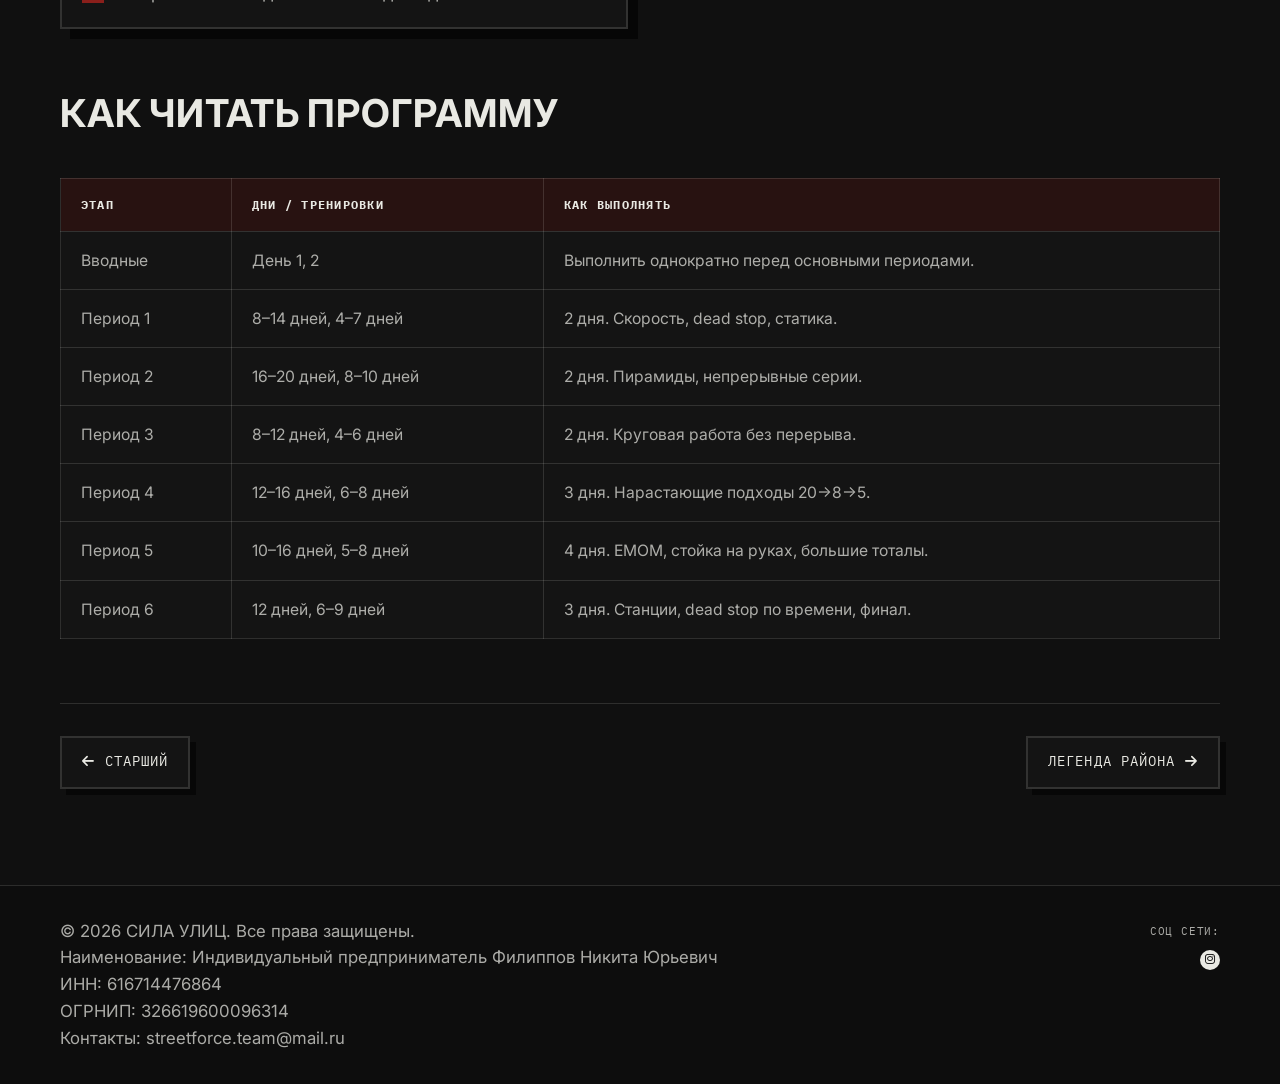
<file: training/6/index.html>
<!DOCTYPE html>
<html lang="ru">
<head>
    <meta charset="UTF-8">
    <meta name="viewport" content="width=device-width, initial-scale=1.0, maximum-scale=1.0, user-scalable=no">
    <title>Уровень 6 — АВТОРИТЕТ | СИЛА УЛИЦ</title>
    <link rel="icon" type="image/png" sizes="32x32" href="../../images/logoSmall.png">
    <link rel="stylesheet" href="../../styles.css?v=20260911k">
    <link href="https://fonts.googleapis.com/css2?family=Bebas+Neue&family=IBM+Plex+Mono:wght@400;500;600&family=Inter:wght@400;500;600;700;800;900&display=swap" rel="stylesheet">
    <link rel="stylesheet" href="https://cdnjs.cloudflare.com/ajax/libs/font-awesome/6.4.0/css/all.min.css">
</head>
<body class="training-detail-page">
    <div class="header-phantom"></div>
    <header class="header">
        <nav class="nav">
            <div class="container">
                <div class="nav-brand">
                    <a href="/" aria-label="На главную"><img class="nav-logo" src="/images/logo.png" alt="СИЛА УЛИЦ"></a>
                </div>
                <ul class="nav-links">
                    <li><a href="/training">Тренировки</a></li>
                    <li><a href="/photos">Фотографии</a></li>
                    <li><a href="/#goals">Цели</a></li>
                    <li><a href="/#rules">Правила</a></li>
                    <li><a href="/#registration">Регистрация</a></li>
                    <li><a href="/#contacts">Контакты</a></li>
                    <li><a href="/#documents">Документы</a></li>
                </ul>
                <div class="nav-toggle">
                    <span></span>
                    <span></span>
                    <span></span>
                </div>
            </div>
        </nav>
    </header>

    <main class="main">
        <section class="training-hero">
            <div class="container">
                <a href="/training" class="training-back"><i class="fas fa-arrow-left"></i> Все тренировки</a>
                <span class="training-level-badge">Уровень: 6 / 7</span>
                <h1 class="training-hero-title">Авторитет</h1>
                <p class="training-hero-subtitle">С тобой считаются. Программа для людей с исключительным уровнем подготовки и базовыми техническими умениями.</p>
                <div class="training-hero-actions">
                    <a href="/trainings/6.pdf" class="cta-button" target="_blank" rel="noopener"><i class="fas fa-file-pdf"></i> Скачать PDF</a>
                    <a href="#program" class="cta-button-outline"><i class="fas fa-list-check"></i> К программе</a>
                </div>
            </div>
        </section>

        <section class="section">
            <div class="container">
                <div class="training-meta-grid">
                    <div class="training-meta-card">
                        <i class="fas fa-dumbbell"></i>
                        <h3>Оборудование</h3>
                        <p>Базовый комплект: турник и брусья. Дополнительное оборудование не требуется.</p>
                    </div>
                    <div class="training-meta-card">
                        <i class="fas fa-signal"></i>
                        <h3>Стартовый уровень</h3>
                        <p>Подтягивания — 30–40 повторений. Отжимания от пола — 70–90 повторений.</p>
                    </div>
                    <div class="training-meta-card">
                        <i class="fas fa-bullseye"></i>
                        <h3>Назначение</h3>
                        <p>Для людей с исключительным уровнем подготовки и базовыми техническими умениями.</p>
                    </div>
                </div>

                <div class="training-alert">
                    <i class="fas fa-triangle-exclamation"></i>
                    <p><strong>Важно:</strong> перед каждой тренировкой делай разминку 5–10 минут. Работай без боли, в комфортном темпе. При головокружении, резкой боли или плохом самочувствии прекращай тренировку.</p>
                </div>

                <div id="program">
                    <p class="training-section-label">Этап 0</p>
                    <h2 class="training-block-title">Вводные тренировки</h2>
                    <ul class="training-intro-list">
                        <li>Являются полноценными тренировками, выполняются однократно перед переходом к основным программам уровня.</li>
                        <li>Необходимы для начальной подготовки организма к основной нагрузке.</li>
                        <li>Выполняются только при полной готовности к работе.</li>
                    </ul>

                    <div class="training-days" style="margin-bottom: 4rem;">
                        <article class="training-day">
                            <div class="training-day-header">
                                <span class="training-day-number">День 1</span>
                                <i class="fas fa-fire"></i>
                            </div>
                            <ol class="training-exercise-list">
                                <li>7–10 подтягиваний + 15–20 отжиманий на брусьях + 20 приседаний с узкой постановкой ног (носки чуть в стороны, не выключая колени) + 30 подъёмов на икры. 30–40 минут работы.</li>
                                <li>30 джеков или 30 секунд бег на месте + 20 скручиваний на пресс + насос 20–40 повторов. 10–20 минут работы.</li>
                                <li>Отжимания от пола с акцентом на негативную фазу в одной динамике.</li>
                                <li>Подтягивания с акцентом на негативную фазу в одной динамике.</li>
                                <li>Отжимания от пола с акцентом на позитивную фазу в одной динамике.</li>
                                <li>Подтягивания с акцентом на позитивную фазу в одной динамике.</li>
                            </ol>
                        </article>
                        <article class="training-day">
                            <div class="training-day-header">
                                <span class="training-day-number">День 2</span>
                                <i class="fas fa-fire"></i>
                            </div>
                            <ol class="training-exercise-list">
                                <li>Подтягивания — тотал 140–240. Желательно сильно дробить тотал. (Пункты 1 и 2 можно сочетать в супerset.)</li>
                                <li>Отжимания от пола — тотал 240–380. Желательно сильно дробить тотал.</li>
                                <li>Приседания — тотал 200–300 + тотал 150–200 вертикальных отжиманий от стены. Минимальное дробление.</li>
                                <li>Скручивания на пресс 50 + 50 подъёмов на икры. 2–3 подхода.</li>
                            </ol>
                        </article>
                    </div>

                    <p class="training-section-label">Основная программа</p>
                    <h2 class="training-block-title">Периоды тренировок</h2>

                    <article class="training-period">
                        <div class="training-period-header">
                            <h3 class="training-period-title">Период 1</h3>
                            <span class="training-period-duration">8–14 дней · 4–7 тренировок</span>
                        </div>
                        <ul class="training-period-notes">
                            <li>Допустимо дублирование с прогрессией нагрузки перед переходом к новому периоду.</li>
                            <li>В дни отдыха — растяжка, ЛФК, прогулки, лёгкое кардио, плавание и др.</li>
                        </ul>
                        <div class="training-days">
                            <article class="training-day">
                                <div class="training-day-header">
                                    <span class="training-day-number">День 1</span>
                                    <i class="fas fa-dumbbell"></i>
                                </div>
                                <ol class="training-exercise-list">
                                    <li>1 высокое подтягивание с негативной фазой 3 сек + 4–6 стандартных + 20 отжиманий от пола и 10 на брусьях. Максимально быстро. Отдых до полной готовности. 15–25 минут.</li>
                                    <li>Отжимания в стойке у стены 2 + 1 каждый новый подход. Отдых 35 сек + 5 сек каждый подход. Отдых 3 минуты и вниз или один подход на максимум.</li>
                                    <li>Австралийские 10 + подтягивания стоя 10 + 20 вертикальных отжиманий. 10–15 минут.</li>
                                    <li>Австралийские локти к шее 15 + вынос на бицепс 10 + 15 алмазных отжиманий. 10 минут.</li>
                                    <li>5 приседаний + 5 выпадов на каждую ногу + 20 подъёмов на икры. Non stop 4–6 кругов.</li>
                                </ol>
                            </article>
                            <article class="training-day">
                                <div class="training-day-header">
                                    <span class="training-day-number">День 2</span>
                                    <i class="fas fa-dumbbell"></i>
                                </div>
                                <ol class="training-exercise-list">
                                    <li>Подтягивания в одной динамике + сразу dead stop. 60 секунд.</li>
                                    <li>Отжимания на брусьях 10 + dead stop от пола 60 сек + отжимания на брусьях 10.</li>
                                    <li>Подтягивания + dead stop. 50 секунд.</li>
                                    <li>Отжимания на брусьях 10 + dead stop от пола 50 сек + отжимания на брусьях 10.</li>
                                    <li>Подтягивания + dead stop. 40 секунд.</li>
                                    <li>Отжимания на брусьях 10 + dead stop от пола 40 сек + отжимания на брусьях 10.</li>
                                    <li>20 приседаний или выпрыгиваний + 20 счётов бег с икр + 20 скручиваний. 3–4 подхода.</li>
                                    <li>10 австралийских + 10 подтягиваний стоя + выпад вперёд и назад по 5 на каждую ногу. 3–4 подхода.</li>
                                    <li>Упор на брусьях 40–60 секунд.</li>
                                    <li>Вис на перекладине 60–120 секунд.</li>
                                    <li>Упор лёжа 60–120 секунд.</li>
                                    <li>90° на австралийских подтягиваниях 40–60 секунд.</li>
                                    <li>«Стульчик» 60–120 секунд.</li>
                                </ol>
                            </article>
                        </div>
                    </article>

                    <article class="training-period">
                        <div class="training-period-header">
                            <h3 class="training-period-title">Период 2</h3>
                            <span class="training-period-duration">16–20 дней · 8–10 тренировок</span>
                        </div>
                        <div class="training-days">
                            <article class="training-day">
                                <div class="training-day-header">
                                    <span class="training-day-number">День 1</span>
                                    <i class="fas fa-dumbbell"></i>
                                </div>
                                <ol class="training-exercise-list">
                                    <li>2 отжимания в неполной амплитуде + 1 полное с касанием грудью и передней частью ног. Отдых 60/90/120 сек. 3 подхода.</li>
                                    <li>Подтягивания в одной динамике. Отдых 15 сек и по одному каждые 2–3 сек, меняя хват. 3 подхода.</li>
                                    <li>30 сек «стульчик» + 5 приседаний снизу до середины + 5 с середины до верха + выпрыгивания. 3–4 подхода.</li>
                                    <li>40 подъёмов на икры + 50 джеков. 4 подхода.</li>
                                </ol>
                            </article>
                            <article class="training-day">
                                <div class="training-day-header">
                                    <span class="training-day-number">День 2</span>
                                    <i class="fas fa-dumbbell"></i>
                                </div>
                                <ol class="training-exercise-list">
                                    <li>4 приседания + 2 выпрыгивания из глубокого приседа + 5 джеков. 15 минут.</li>
                                    <li>Непрерывная серия: 1 подтягивание + 2 отжимания от пола. Каждый заход +1/+2. При приближении к отказу — вниз, затем снова вверх. 25–40 минут. Высокий общий тотал, без максимума каждый заход.</li>
                                    <li>25 вертикальных отжиманий + 20 скручиваний на пресс. 10 минут.</li>
                                </ol>
                            </article>
                        </div>
                    </article>

                    <article class="training-period">
                        <div class="training-period-header">
                            <h3 class="training-period-title">Период 3</h3>
                            <span class="training-period-duration">8–12 дней · 4–6 тренировок</span>
                        </div>
                        <div class="training-days">
                            <article class="training-day">
                                <div class="training-day-header">
                                    <span class="training-day-number">День 1</span>
                                    <i class="fas fa-dumbbell"></i>
                                </div>
                                <ol class="training-exercise-list">
                                    <li>Подтягивания в одной динамике. Отдых 1,5 минуты. 7–10 подходов.</li>
                                    <li>Отжимания от пола в одной динамике. 7–10 подходов, отдых 1 минута.</li>
                                    <li>Приседания 5 + 10 подъёмов на икры. 10 минут работы.</li>
                                </ol>
                            </article>
                            <article class="training-day">
                                <div class="training-day-header">
                                    <span class="training-day-number">День 2</span>
                                    <i class="fas fa-dumbbell"></i>
                                </div>
                                <ol class="training-exercise-list">
                                    <li>20–30 приседаний с подъёмом на носок + 15–30 отжиманий на брусьях + 10–20 подтягиваний + 15–30 отжиманий от пола. 4 круга.</li>
                                    <li>1,5 минуты прыжки на скакалке или джеки или бег + 30 скручиваний + 30 вертикальных отжиманий. 2 круга.</li>
                                    <li>Повтор пунктов 1 и 2.</li>
                                    <li>10 австралийских + 10 подтягиваний стоя + 10 отжиманий на брусьях + 10 от пола. 4 круга без перерыва.</li>
                                    <li>5 приседаний + 5 выпадов вперёд и назад на каждую ногу + 10 приседаний + 20 подъёмов на икры. 3 круга без перерыва.</li>
                                    <li>5 джеков + 5 приседаний + 5 отжиманий + 5 скручиваний. 5 минут без перерыва.</li>
                                </ol>
                            </article>
                        </div>
                    </article>

                    <article class="training-period">
                        <div class="training-period-header">
                            <h3 class="training-period-title">Период 4</h3>
                            <span class="training-period-duration">12–16 дней · 6–8 тренировок</span>
                        </div>
                        <div class="training-days">
                            <article class="training-day">
                                <div class="training-day-header">
                                    <span class="training-day-number">День 1</span>
                                    <i class="fas fa-dumbbell"></i>
                                </div>
                                <ol class="training-exercise-list">
                                    <li>10 подтягиваний + 20 отжиманий от пола + 10 выпрыгиваний. 20 подходов.</li>
                                </ol>
                            </article>
                            <article class="training-day">
                                <div class="training-day-header">
                                    <span class="training-day-number">День 2</span>
                                    <i class="fas fa-dumbbell"></i>
                                </div>
                                <ol class="training-exercise-list">
                                    <li>20 подтягиваний + 40 отжиманий от пола + 20 выпрыгиваний. 8 подходов.</li>
                                </ol>
                            </article>
                            <article class="training-day">
                                <div class="training-day-header">
                                    <span class="training-day-number">День 3</span>
                                    <i class="fas fa-dumbbell"></i>
                                </div>
                                <ol class="training-exercise-list">
                                    <li>30 подтягиваний + 50 отжиманий от пола + 30 выпрыгиваний. 5 подходов.</li>
                                </ol>
                            </article>
                        </div>
                    </article>

                    <article class="training-period">
                        <div class="training-period-header">
                            <h3 class="training-period-title">Период 5</h3>
                            <span class="training-period-duration">10–16 дней · 5–8 тренировок</span>
                        </div>
                        <div class="training-days">
                            <article class="training-day">
                                <div class="training-day-header">
                                    <span class="training-day-number">День 1</span>
                                    <i class="fas fa-dumbbell"></i>
                                </div>
                                <ol class="training-exercise-list">
                                    <li>EMOM отжимания в стойке у стены 8–10. 10–15 минут.</li>
                                    <li>EMOM подтягивания 8–10. 10–15 минут.</li>
                                    <li>То же самое по 5–8 минут.</li>
                                    <li>Австралийские подтягивания в динамике — 3 подхода.</li>
                                    <li>Приседания не выключая колени, плавно, темп ниже среднего. В отказ. 3 подхода.</li>
                                    <li>Подъёмы на икры поочерёдно на одной ноге 10, затем на другой — в отказ. 2 подхода.</li>
                                </ol>
                            </article>
                            <article class="training-day">
                                <div class="training-day-header">
                                    <span class="training-day-number">День 2</span>
                                    <i class="fas fa-dumbbell"></i>
                                </div>
                                <ol class="training-exercise-list">
                                    <li>Отжимания в стойке + австралийские + от пола + скручивания + подтягивания стоя. 15–20 минут произвольной работы в динамике.</li>
                                    <li>Приседания EMOM с 5 + 2.</li>
                                </ol>
                            </article>
                            <article class="training-day">
                                <div class="training-day-header">
                                    <span class="training-day-number">День 3</span>
                                    <i class="fas fa-dumbbell"></i>
                                </div>
                                <ol class="training-exercise-list">
                                    <li>5 подтягиваний с нижнего хвата + 10 отжиманий от пола. 5 подходов без перерыва.</li>
                                    <li>То же с верхнего хвата + отжимания на брусьях.</li>
                                    <li>30 вертикальных отжиманий + 15–30 приседаний. 5 подходов.</li>
                                    <li>Скручивания 25 + насосы 5 + проходы в упор + 10 «велосипед» + 25 джеков. 5 подходов.</li>
                                    <li>Подтягивания в одной динамике.</li>
                                    <li>Отжимания на брусьях в одной динамике.</li>
                                    <li>Выпрыгивания до жжения.</li>
                                </ol>
                            </article>
                            <article class="training-day">
                                <div class="training-day-header">
                                    <span class="training-day-number">День 4</span>
                                    <i class="fas fa-dumbbell"></i>
                                </div>
                                <ol class="training-exercise-list">
                                    <li>20–30 подтягиваний + 10–20 стоя ногами на земле.</li>
                                    <li>15–25 подтягиваний + 15–25 стоя.</li>
                                    <li>10–20 подтягиваний + 20–30 стоя.</li>
                                    <li>5–15 подтягиваний + 25–40 стоя.</li>
                                    <li>Подтягивания в динамике.</li>
                                    <li>Австралийские — тотал 50–80.</li>
                                    <li>Отжимания от пола — тотал 150–300. Не более 15 минут.</li>
                                    <li>1 выпрыгивание + 2 приседания. До жжения. 3 подхода.</li>
                                    <li>Подъёмы на икры поочерёдно — в отказ. 4 подхода.</li>
                                </ol>
                            </article>
                        </div>
                    </article>

                    <article class="training-period">
                        <div class="training-period-header">
                            <h3 class="training-period-title">Период 6</h3>
                            <span class="training-period-duration">12 дней · 6–9 тренировок</span>
                        </div>
                        <div class="training-days">
                            <article class="training-day">
                                <div class="training-day-header">
                                    <span class="training-day-number">День 1</span>
                                    <i class="fas fa-dumbbell"></i>
                                </div>
                                <ol class="training-exercise-list">
                                    <li>50–70 отжиманий на брусьях — 30–40 подтягиваний — 60–80 от пола. Пока одна станция не завершена — на другую не переходить.</li>
                                    <li>1 отжимание от пола + 1 вертикальное. Каждый подход +1 в обоих. Без перерыва.</li>
                                    <li>1 подтягивание с верхнего хвата и сразу одно с нижнего. На максимум.</li>
                                    <li>Отжимания на брусьях в одной динамике + подъёмы с локтей с пола.</li>
                                    <li>Австралийские 10 + отжимания 10. Каждый подход минус 1.</li>
                                    <li>Тотал 120–150 выпрыгиваний.</li>
                                </ol>
                            </article>
                            <article class="training-day">
                                <div class="training-day-header">
                                    <span class="training-day-number">День 2</span>
                                    <i class="fas fa-dumbbell"></i>
                                </div>
                                <ol class="training-exercise-list">
                                    <li>Подтягивания + отжимания на брусьях + приседания 15–40. Отдых 1 минута. 4 круга. Акцент на качество.</li>
                                    <li>Кардио 15 минут. Очень лёгкая.</li>
                                    <li>Повтор пункта 1 — два круга.</li>
                                    <li>Кардио 10 минут. Очень лёгкая.</li>
                                    <li>20 подъёмов на икры + 10. 10 минут работы.</li>
                                </ol>
                            </article>
                            <article class="training-day">
                                <div class="training-day-header">
                                    <span class="training-day-number">День 3</span>
                                    <i class="fas fa-dumbbell"></i>
                                </div>
                                <ol class="training-exercise-list">
                                    <li>15–20 отжиманий на брусьях + ISO HOLD 5–10/5–10/10–20 сек + подтягивания + отжимания от пола + приседания 30–90 сек. Отдых до восстановления дыхания. 2–3 круга.</li>
                                    <li>Подтягивания в течение минуты (динамика или dead stop, можно сочетать).</li>
                                    <li>Отжимания на брусьях в течение минуты.</li>
                                    <li>То же по 50 секунд.</li>
                                    <li>То же по 40 секунд.</li>
                                    <li>Приседания EMOM +2. Начало с 5.</li>
                                    <li>Отжимания от пола EMOM +2. Начало с 5.</li>
                                    <li>Австралийские подтягивания в одной динамике.</li>
                                </ol>
                            </article>
                        </div>
                    </article>

                    <h2 class="training-block-title" style="margin-top: 3rem;">Как читать программу</h2>
                    <div class="training-schedule-wrap">
                        <table class="training-schedule">
                            <thead>
                                <tr>
                                    <th>Этап</th>
                                    <th>Дни / тренировки</th>
                                    <th>Как выполнять</th>
                                </tr>
                            </thead>
                            <tbody>
                                <tr>
                                    <td>Вводные</td>
                                    <td>День 1, 2</td>
                                    <td>Выполнить однократно перед основными периодами.</td>
                                </tr>
                                <tr>
                                    <td>Период 1</td>
                                    <td>8–14 дней, 4–7 дней</td>
                                    <td>2 дня. Скорость, dead stop, статика.</td>
                                </tr>
                                <tr>
                                    <td>Период 2</td>
                                    <td>16–20 дней, 8–10 дней</td>
                                    <td>2 дня. Пирамиды, непрерывные серии.</td>
                                </tr>
                                <tr>
                                    <td>Период 3</td>
                                    <td>8–12 дней, 4–6 дней</td>
                                    <td>2 дня. Круговая работа без перерыва.</td>
                                </tr>
                                <tr>
                                    <td>Период 4</td>
                                    <td>12–16 дней, 6–8 дней</td>
                                    <td>3 дня. Нарастающие подходы 20→8→5.</td>
                                </tr>
                                <tr>
                                    <td>Период 5</td>
                                    <td>10–16 дней, 5–8 дней</td>
                                    <td>4 дня. EMOM, стойка на руках, большие тоталы.</td>
                                </tr>
                                <tr>
                                    <td>Период 6</td>
                                    <td>12 дней, 6–9 дней</td>
                                    <td>3 дня. Станции, dead stop по времени, финал.</td>
                                </tr>
                            </tbody>
                        </table>
                    </div>
                </div>

                <nav class="training-nav" aria-label="Навигация по уровням">
                    <a href="/training/5" class="training-nav-link prev"><i class="fas fa-arrow-left"></i> Старший</a>
                    <a href="/training/7" class="training-nav-link next">Легенда района <i class="fas fa-arrow-right"></i></a>
                </nav>
            </div>
        </section>
    </main>

    <footer class="footer">
        <div class="container">
            <div class="footer-copy">
                <div class="footer-legal">
                    <p>&copy; 2026 СИЛА УЛИЦ. Все права защищены.</p>
                    <p>Наименование: Индивидуальный предприниматель Филиппов Никита Юрьевич</p>
                    <p>ИНН: 616714476864</p>
                    <p>ОГРНИП: 326619600096314</p>
                    <p>Контакты: streetforce.team@mail.ru</p>
                </div>
                <div class="footer-socials">
                    <span class="footer-socials-label">соц сети:</span>
                    <a class="footer-social" href="https://www.instagram.com/sila.ulic/" target="_blank" rel="noopener noreferrer" aria-label="Instagram СИЛА УЛИЦ">
                        <i class="fab fa-instagram" aria-hidden="true"></i>
                    </a>
                </div>
            </div>
        </div>
    </footer>

    <audio id="bg-audio" src="../../images/soundtrack.mp3" type="audio/mpeg" preload="auto" loop></audio>
    <div id="audio-tooltip" class="audio-tooltip">Включи музыку! <i class="fas fa-arrow-right bx-fade-right"></i></div>
    <button id="audio-toggle-btn" class="audio-toggle-btn" aria-label="Play/Pause Music">
        <i class="fas fa-play"></i>
    </button>

    <script src="../../script.js"></script>
</body>
</html>
</file>
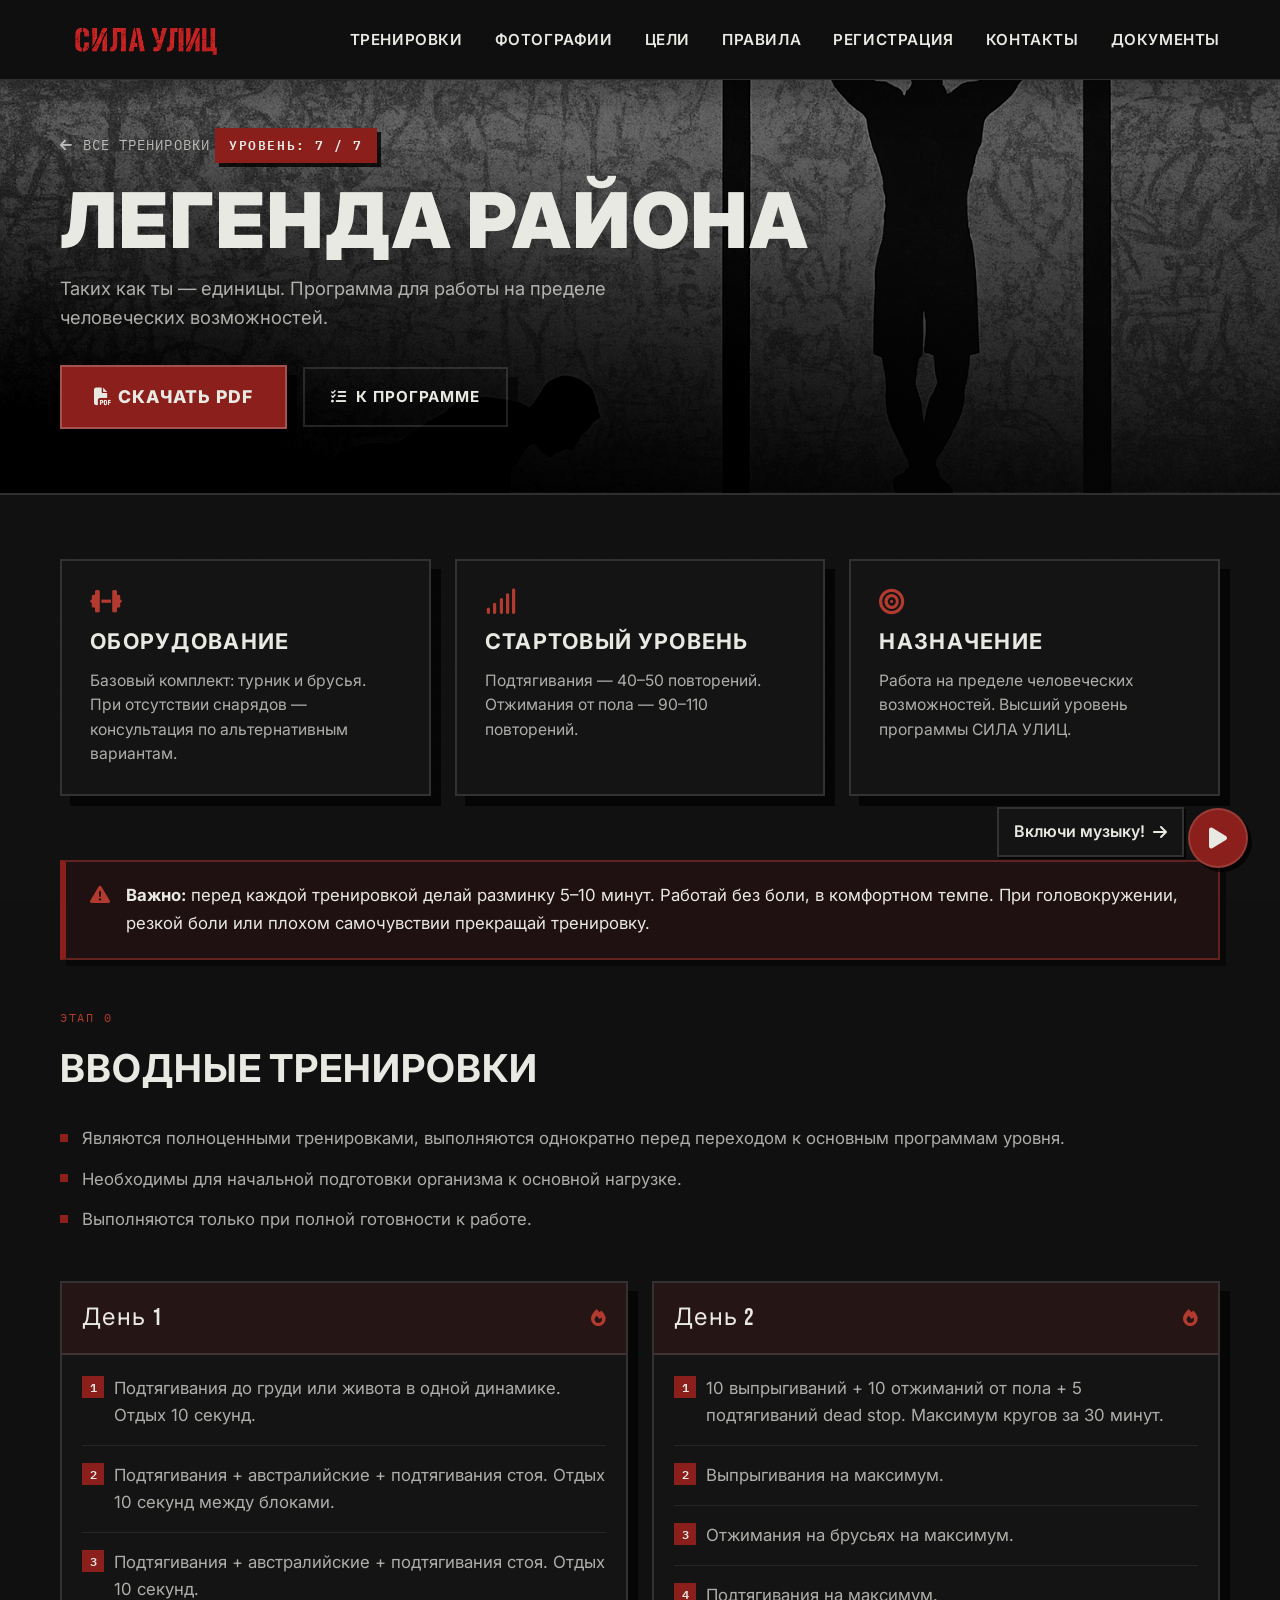
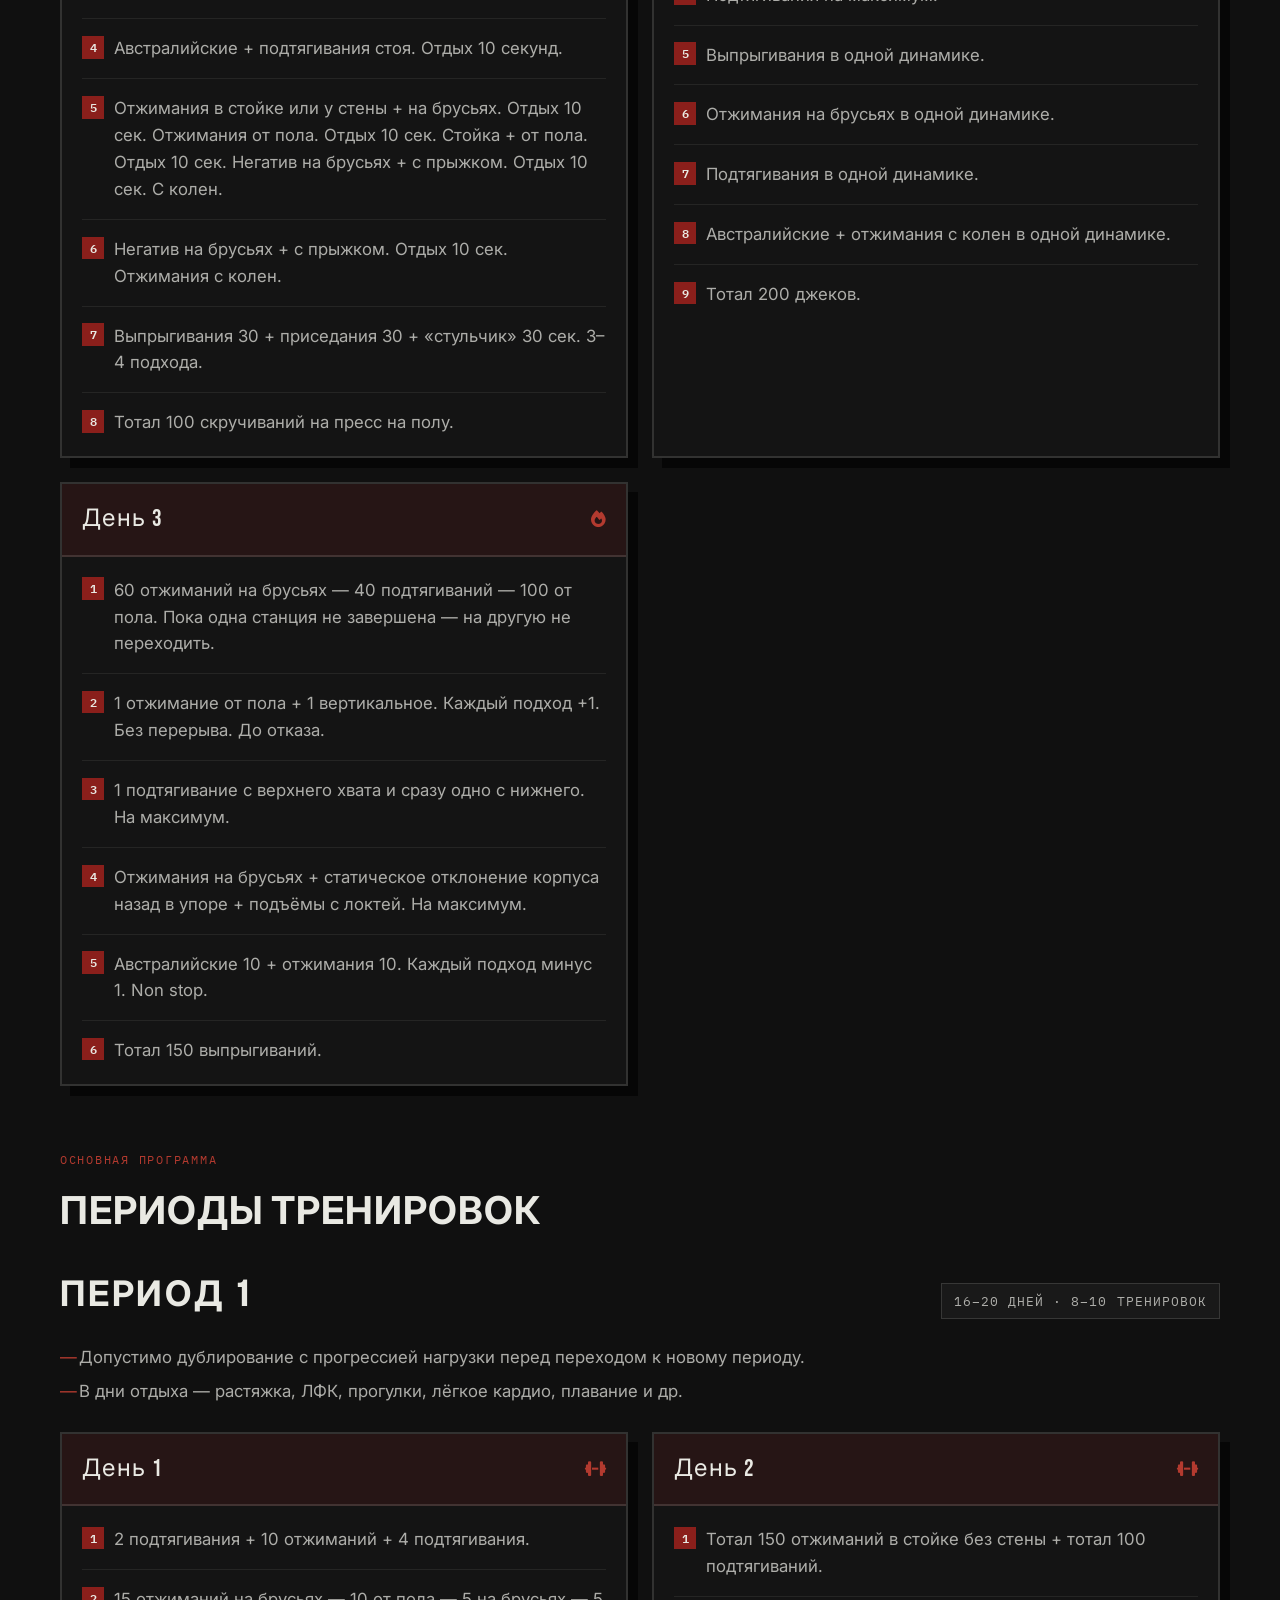
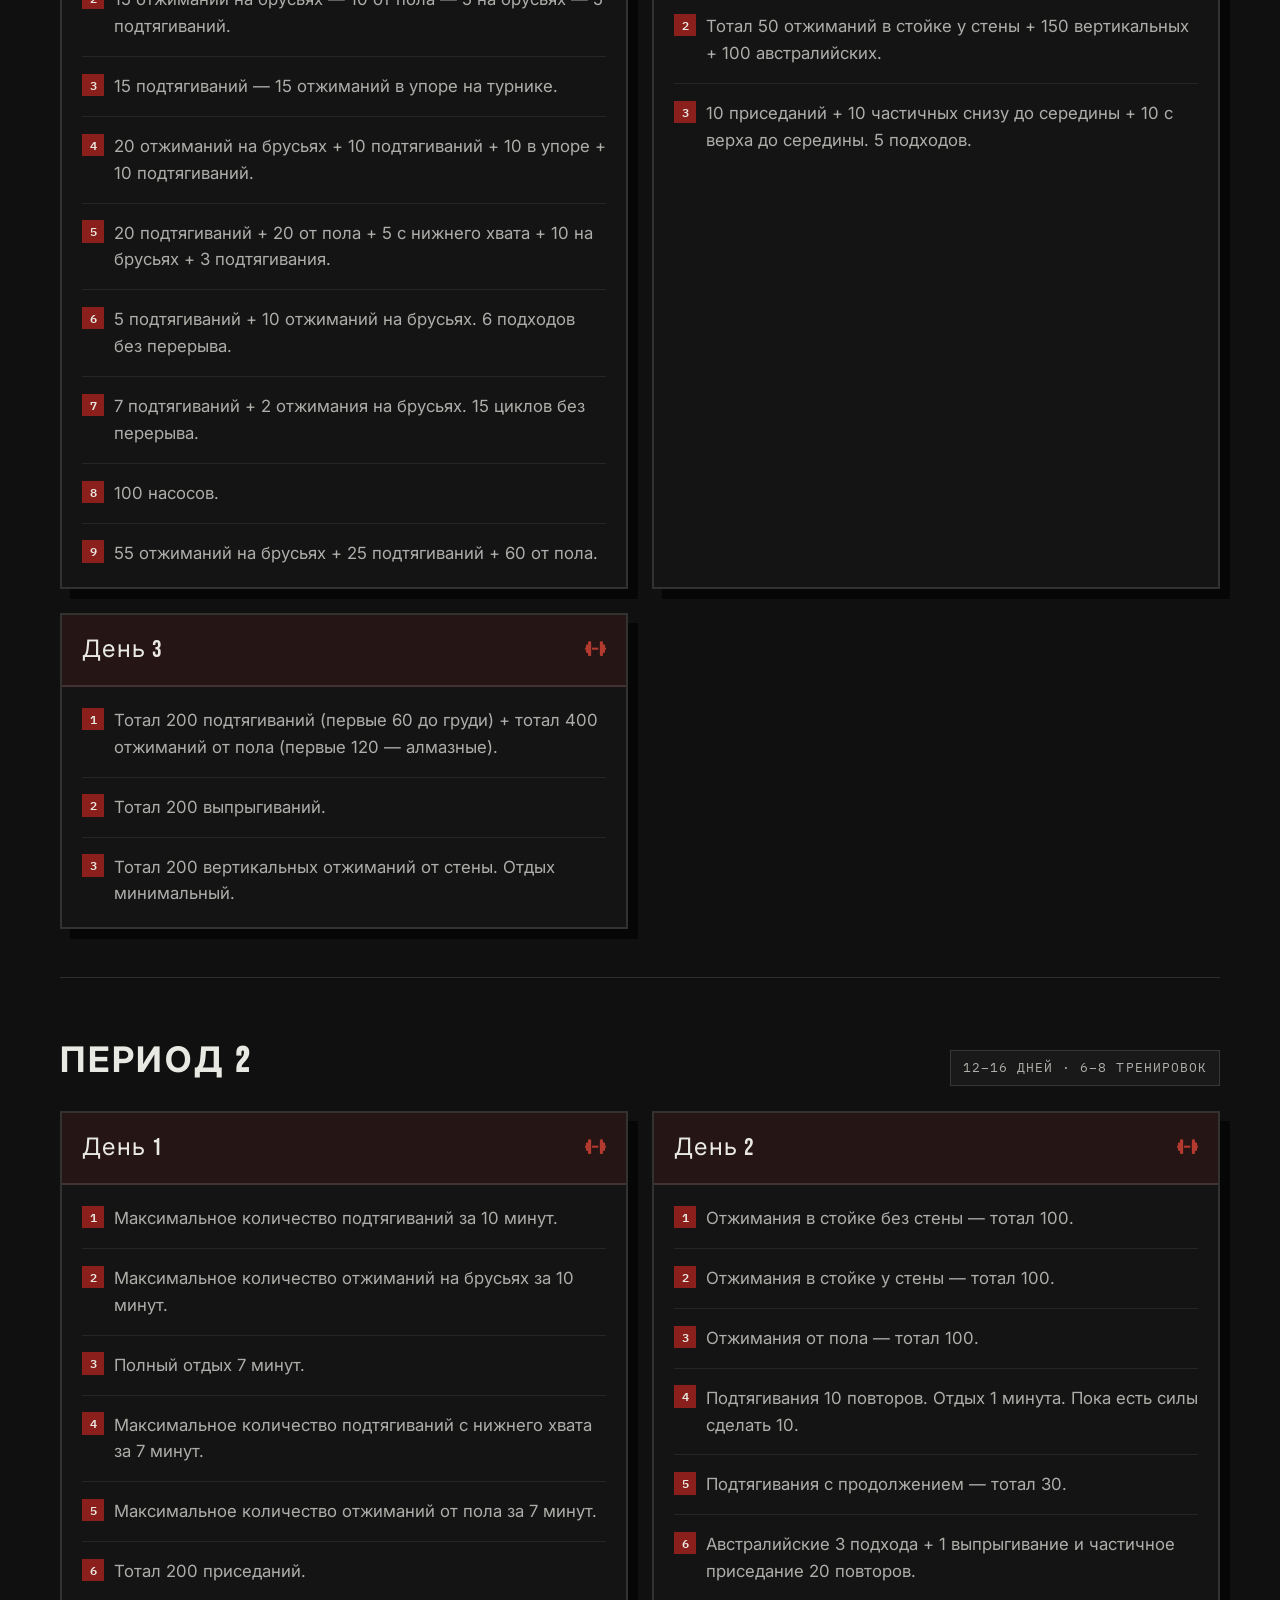
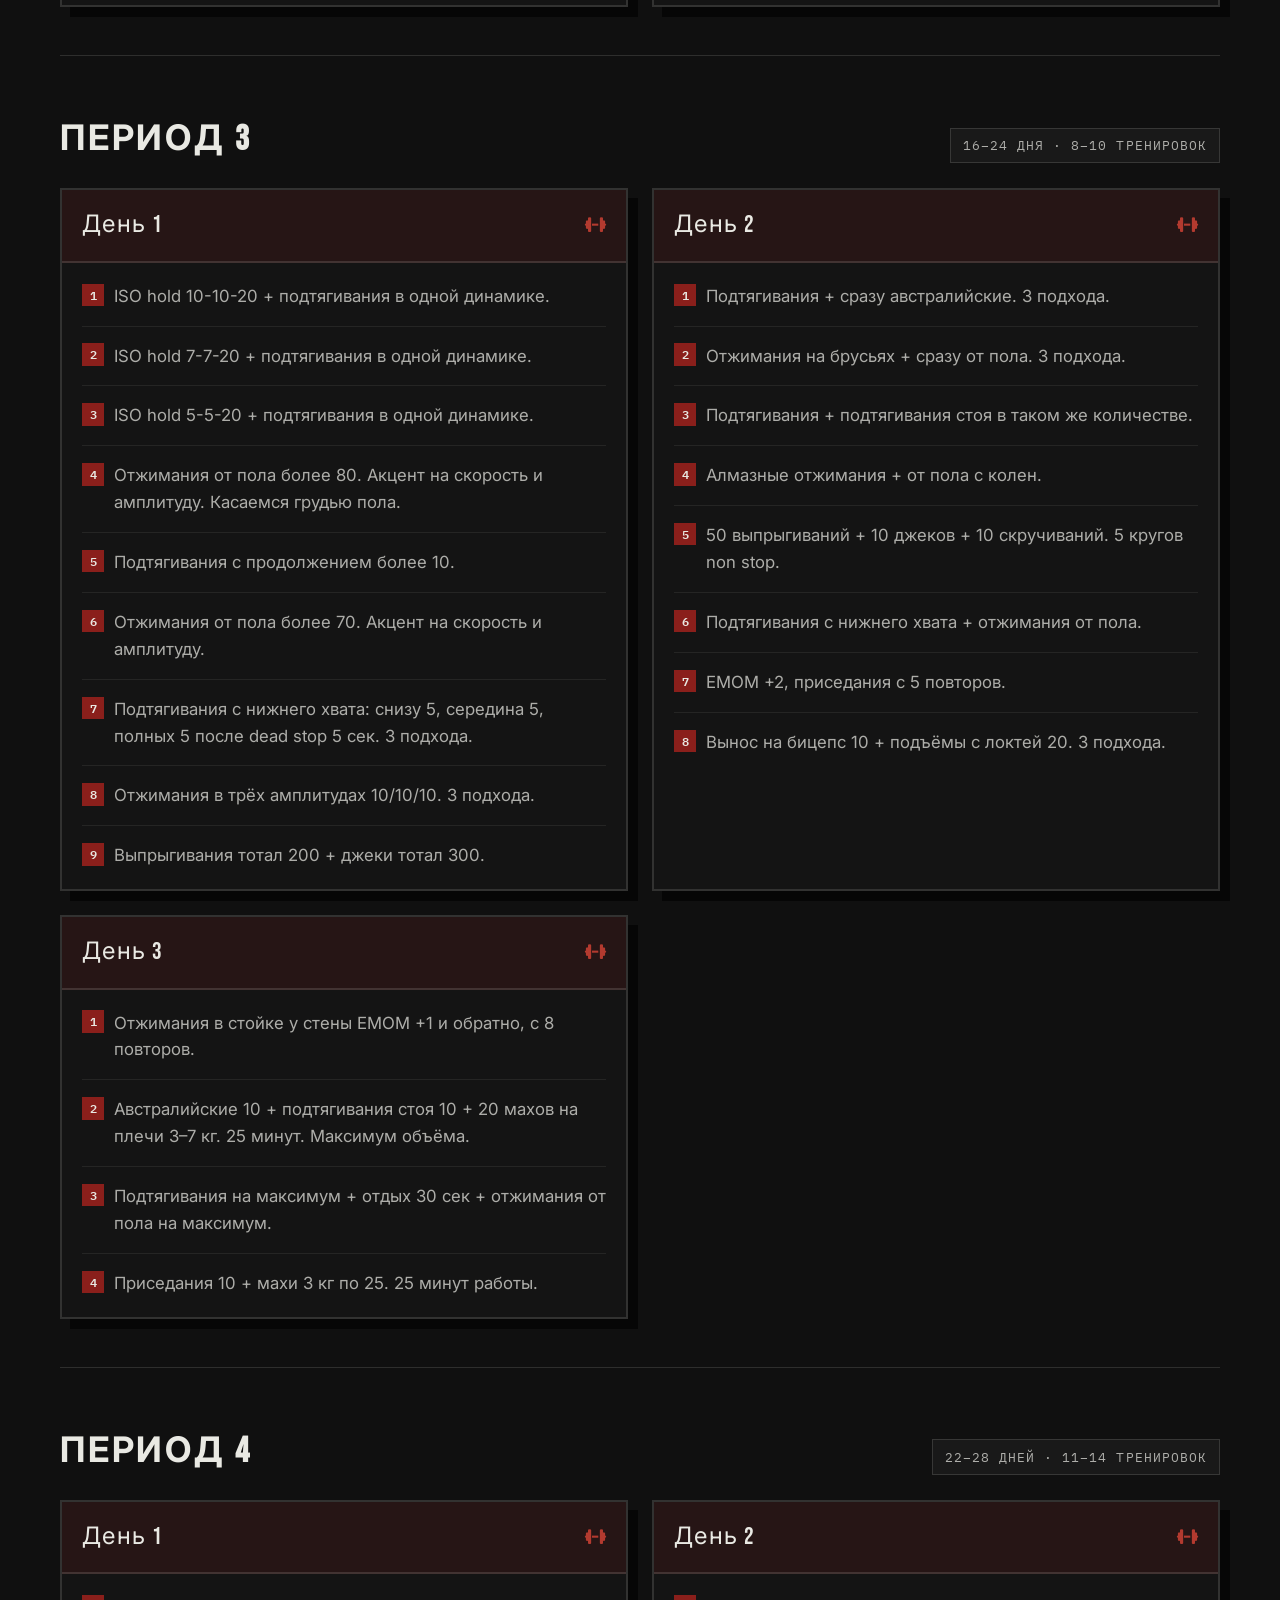
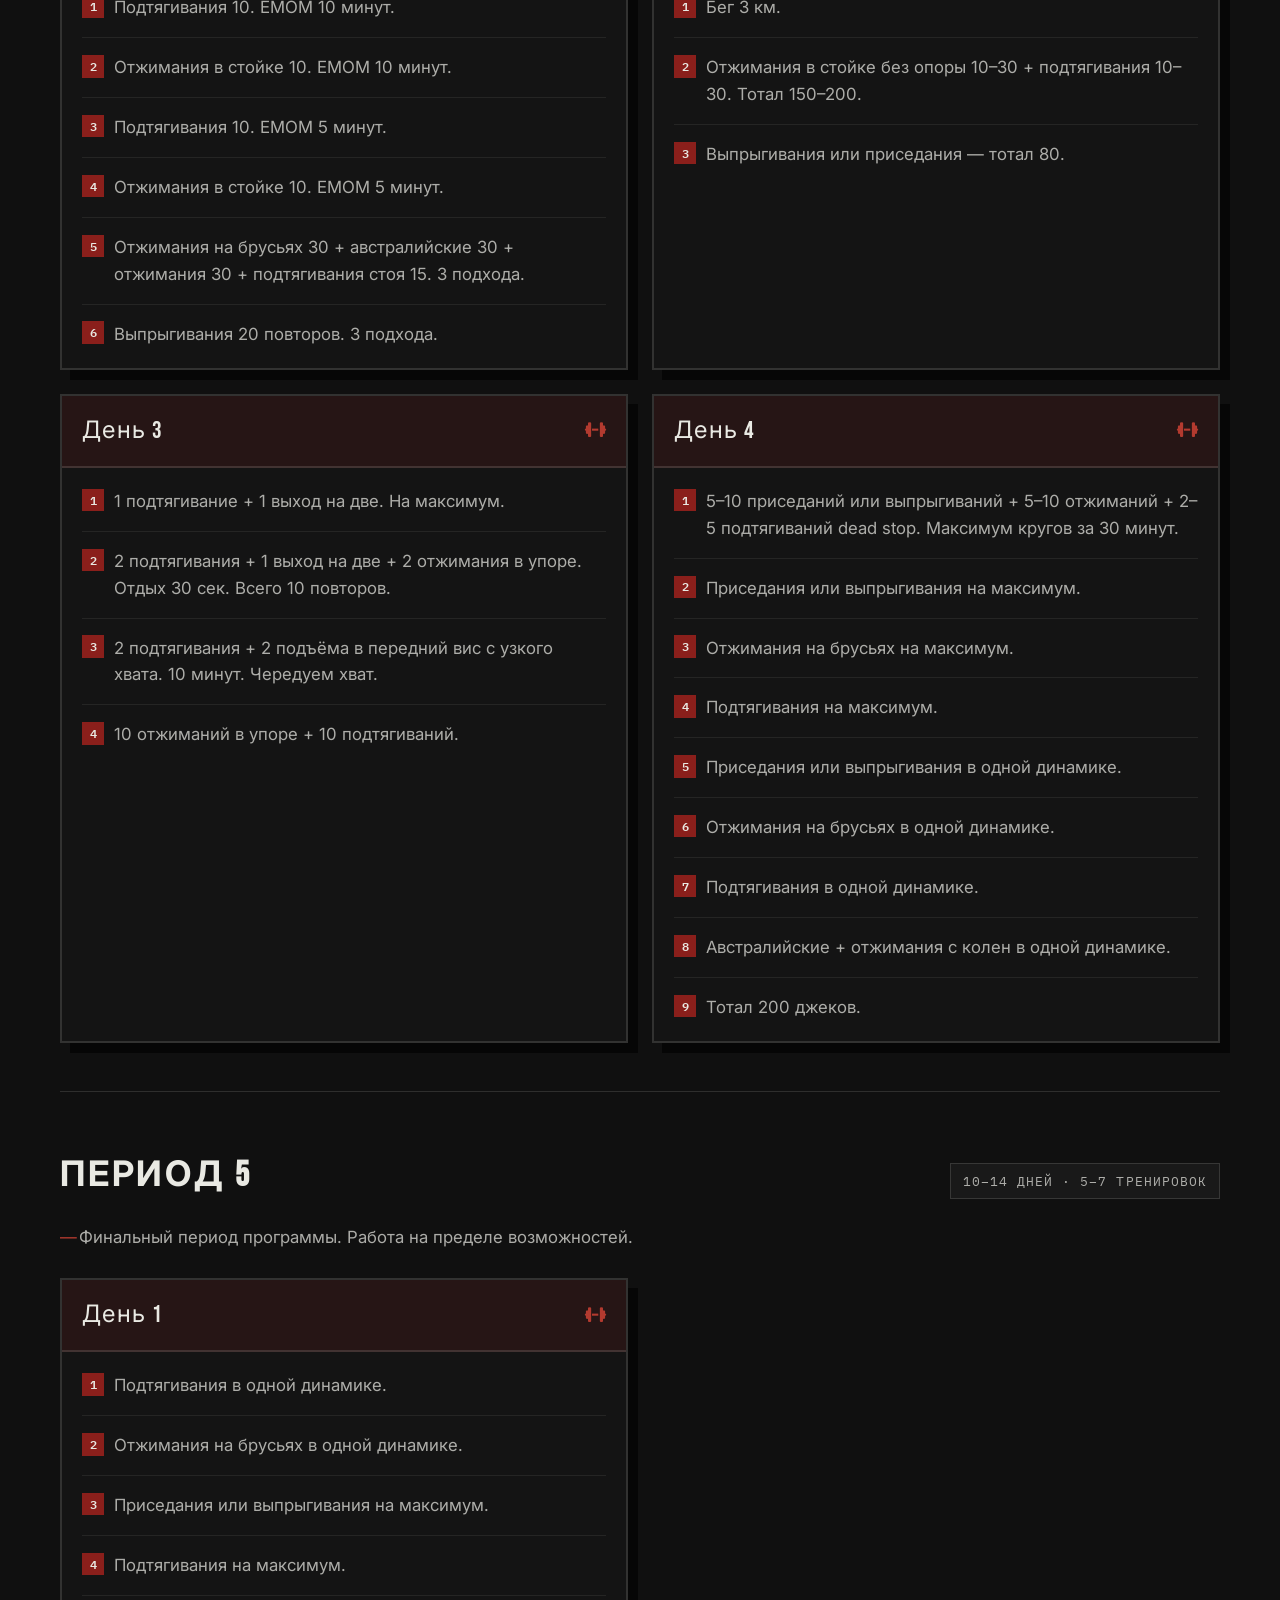
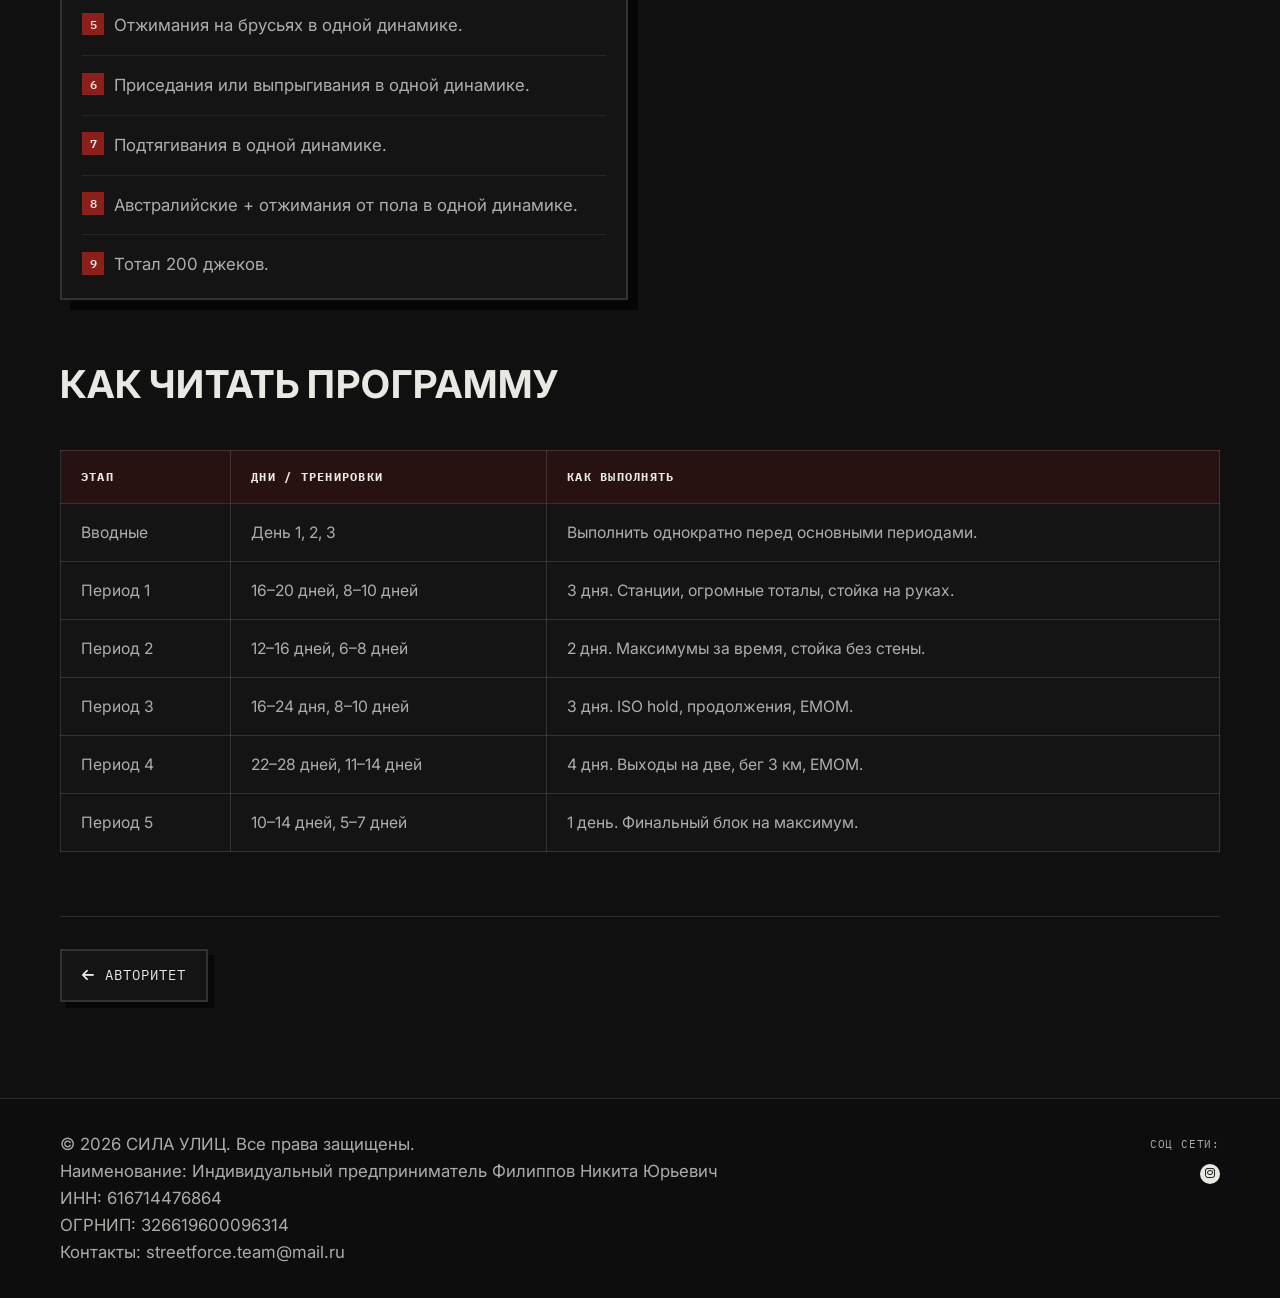
<file: training/7/index.html>
<!DOCTYPE html>
<html lang="ru">
<head>
    <meta charset="UTF-8">
    <meta name="viewport" content="width=device-width, initial-scale=1.0, maximum-scale=1.0, user-scalable=no">
    <title>Уровень 7 — ЛЕГЕНДА РАЙОНА | СИЛА УЛИЦ</title>
    <link rel="icon" type="image/png" sizes="32x32" href="../../images/logoSmall.png">
    <link rel="stylesheet" href="../../styles.css?v=20260911k">
    <link href="https://fonts.googleapis.com/css2?family=Bebas+Neue&family=IBM+Plex+Mono:wght@400;500;600&family=Inter:wght@400;500;600;700;800;900&display=swap" rel="stylesheet">
    <link rel="stylesheet" href="https://cdnjs.cloudflare.com/ajax/libs/font-awesome/6.4.0/css/all.min.css">
</head>
<body class="training-detail-page">
    <div class="header-phantom"></div>
    <header class="header">
        <nav class="nav">
            <div class="container">
                <div class="nav-brand">
                    <a href="/" aria-label="На главную"><img class="nav-logo" src="/images/logo.png" alt="СИЛА УЛИЦ"></a>
                </div>
                <ul class="nav-links">
                    <li><a href="/training">Тренировки</a></li>
                    <li><a href="/photos">Фотографии</a></li>
                    <li><a href="/#goals">Цели</a></li>
                    <li><a href="/#rules">Правила</a></li>
                    <li><a href="/#registration">Регистрация</a></li>
                    <li><a href="/#contacts">Контакты</a></li>
                    <li><a href="/#documents">Документы</a></li>
                </ul>
                <div class="nav-toggle">
                    <span></span>
                    <span></span>
                    <span></span>
                </div>
            </div>
        </nav>
    </header>

    <main class="main">
        <section class="training-hero">
            <div class="container">
                <a href="/training" class="training-back"><i class="fas fa-arrow-left"></i> Все тренировки</a>
                <span class="training-level-badge">Уровень: 7 / 7</span>
                <h1 class="training-hero-title">Легенда района</h1>
                <p class="training-hero-subtitle">Таких как ты — единицы. Программа для работы на пределе человеческих возможностей.</p>
                <div class="training-hero-actions">
                    <a href="/trainings/7.pdf" class="cta-button" target="_blank" rel="noopener"><i class="fas fa-file-pdf"></i> Скачать PDF</a>
                    <a href="#program" class="cta-button-outline"><i class="fas fa-list-check"></i> К программе</a>
                </div>
            </div>
        </section>

        <section class="section">
            <div class="container">
                <div class="training-meta-grid">
                    <div class="training-meta-card">
                        <i class="fas fa-dumbbell"></i>
                        <h3>Оборудование</h3>
                        <p>Базовый комплект: турник и брусья. При отсутствии снарядов — консультация по альтернативным вариантам.</p>
                    </div>
                    <div class="training-meta-card">
                        <i class="fas fa-signal"></i>
                        <h3>Стартовый уровень</h3>
                        <p>Подтягивания — 40–50 повторений. Отжимания от пола — 90–110 повторений.</p>
                    </div>
                    <div class="training-meta-card">
                        <i class="fas fa-bullseye"></i>
                        <h3>Назначение</h3>
                        <p>Работа на пределе человеческих возможностей. Высший уровень программы СИЛА УЛИЦ.</p>
                    </div>
                </div>

                <div class="training-alert">
                    <i class="fas fa-triangle-exclamation"></i>
                    <p><strong>Важно:</strong> перед каждой тренировкой делай разминку 5–10 минут. Работай без боли, в комфортном темпе. При головокружении, резкой боли или плохом самочувствии прекращай тренировку.</p>
                </div>

                <div id="program">
                    <p class="training-section-label">Этап 0</p>
                    <h2 class="training-block-title">Вводные тренировки</h2>
                    <ul class="training-intro-list">
                        <li>Являются полноценными тренировками, выполняются однократно перед переходом к основным программам уровня.</li>
                        <li>Необходимы для начальной подготовки организма к основной нагрузке.</li>
                        <li>Выполняются только при полной готовности к работе.</li>
                    </ul>

                    <div class="training-days" style="margin-bottom: 4rem;">
                        <article class="training-day">
                            <div class="training-day-header">
                                <span class="training-day-number">День 1</span>
                                <i class="fas fa-fire"></i>
                            </div>
                            <ol class="training-exercise-list">
                                <li>Подтягивания до груди или живота в одной динамике. Отдых 10 секунд.</li>
                                <li>Подтягивания + австралийские + подтягивания стоя. Отдых 10 секунд между блоками.</li>
                                <li>Подтягивания + австралийские + подтягивания стоя. Отдых 10 секунд.</li>
                                <li>Австралийские + подтягивания стоя. Отдых 10 секунд.</li>
                                <li>Отжимания в стойке или у стены + на брусьях. Отдых 10 сек. Отжимания от пола. Отдых 10 сек. Стойка + от пола. Отдых 10 сек. Негатив на брусьях + с прыжком. Отдых 10 сек. С колен.</li>
                                <li>Негатив на брусьях + с прыжком. Отдых 10 сек. Отжимания с колен.</li>
                                <li>Выпрыгивания 30 + приседания 30 + «стульчик» 30 сек. 3–4 подхода.</li>
                                <li>Тотал 100 скручиваний на пресс на полу.</li>
                            </ol>
                        </article>
                        <article class="training-day">
                            <div class="training-day-header">
                                <span class="training-day-number">День 2</span>
                                <i class="fas fa-fire"></i>
                            </div>
                            <ol class="training-exercise-list">
                                <li>10 выпрыгиваний + 10 отжиманий от пола + 5 подтягиваний dead stop. Максимум кругов за 30 минут.</li>
                                <li>Выпрыгивания на максимум.</li>
                                <li>Отжимания на брусьях на максимум.</li>
                                <li>Подтягивания на максимум.</li>
                                <li>Выпрыгивания в одной динамике.</li>
                                <li>Отжимания на брусьях в одной динамике.</li>
                                <li>Подтягивания в одной динамике.</li>
                                <li>Австралийские + отжимания с колен в одной динамике.</li>
                                <li>Тотал 200 джеков.</li>
                            </ol>
                        </article>
                        <article class="training-day">
                            <div class="training-day-header">
                                <span class="training-day-number">День 3</span>
                                <i class="fas fa-fire"></i>
                            </div>
                            <ol class="training-exercise-list">
                                <li>60 отжиманий на брусьях — 40 подтягиваний — 100 от пола. Пока одна станция не завершена — на другую не переходить.</li>
                                <li>1 отжимание от пола + 1 вертикальное. Каждый подход +1. Без перерыва. До отказа.</li>
                                <li>1 подтягивание с верхнего хвата и сразу одно с нижнего. На максимум.</li>
                                <li>Отжимания на брусьях + статическое отклонение корпуса назад в упоре + подъёмы с локтей. На максимум.</li>
                                <li>Австралийские 10 + отжимания 10. Каждый подход минус 1. Non stop.</li>
                                <li>Тотал 150 выпрыгиваний.</li>
                            </ol>
                        </article>
                    </div>

                    <p class="training-section-label">Основная программа</p>
                    <h2 class="training-block-title">Периоды тренировок</h2>

                    <article class="training-period">
                        <div class="training-period-header">
                            <h3 class="training-period-title">Период 1</h3>
                            <span class="training-period-duration">16–20 дней · 8–10 тренировок</span>
                        </div>
                        <ul class="training-period-notes">
                            <li>Допустимо дублирование с прогрессией нагрузки перед переходом к новому периоду.</li>
                            <li>В дни отдыха — растяжка, ЛФК, прогулки, лёгкое кардио, плавание и др.</li>
                        </ul>
                        <div class="training-days">
                            <article class="training-day">
                                <div class="training-day-header">
                                    <span class="training-day-number">День 1</span>
                                    <i class="fas fa-dumbbell"></i>
                                </div>
                                <ol class="training-exercise-list">
                                    <li>2 подтягивания + 10 отжиманий + 4 подтягивания.</li>
                                    <li>15 отжиманий на брусьях — 10 от пола — 5 на брусьях — 5 подтягиваний.</li>
                                    <li>15 подтягиваний — 15 отжиманий в упоре на турнике.</li>
                                    <li>20 отжиманий на брусьях + 10 подтягиваний + 10 в упоре + 10 подтягиваний.</li>
                                    <li>20 подтягиваний + 20 от пола + 5 с нижнего хвата + 10 на брусьях + 3 подтягивания.</li>
                                    <li>5 подтягиваний + 10 отжиманий на брусьях. 6 подходов без перерыва.</li>
                                    <li>7 подтягиваний + 2 отжимания на брусьях. 15 циклов без перерыва.</li>
                                    <li>100 насосов.</li>
                                    <li>55 отжиманий на брусьях + 25 подтягиваний + 60 от пола.</li>
                                </ol>
                            </article>
                            <article class="training-day">
                                <div class="training-day-header">
                                    <span class="training-day-number">День 2</span>
                                    <i class="fas fa-dumbbell"></i>
                                </div>
                                <ol class="training-exercise-list">
                                    <li>Тотал 150 отжиманий в стойке без стены + тотал 100 подтягиваний.</li>
                                    <li>Тотал 50 отжиманий в стойке у стены + 150 вертикальных + 100 австралийских.</li>
                                    <li>10 приседаний + 10 частичных снизу до середины + 10 с верха до середины. 5 подходов.</li>
                                </ol>
                            </article>
                            <article class="training-day">
                                <div class="training-day-header">
                                    <span class="training-day-number">День 3</span>
                                    <i class="fas fa-dumbbell"></i>
                                </div>
                                <ol class="training-exercise-list">
                                    <li>Тотал 200 подтягиваний (первые 60 до груди) + тотал 400 отжиманий от пола (первые 120 — алмазные).</li>
                                    <li>Тотал 200 выпрыгиваний.</li>
                                    <li>Тотал 200 вертикальных отжиманий от стены. Отдых минимальный.</li>
                                </ol>
                            </article>
                        </div>
                    </article>

                    <article class="training-period">
                        <div class="training-period-header">
                            <h3 class="training-period-title">Период 2</h3>
                            <span class="training-period-duration">12–16 дней · 6–8 тренировок</span>
                        </div>
                        <div class="training-days">
                            <article class="training-day">
                                <div class="training-day-header">
                                    <span class="training-day-number">День 1</span>
                                    <i class="fas fa-dumbbell"></i>
                                </div>
                                <ol class="training-exercise-list">
                                    <li>Максимальное количество подтягиваний за 10 минут.</li>
                                    <li>Максимальное количество отжиманий на брусьях за 10 минут.</li>
                                    <li>Полный отдых 7 минут.</li>
                                    <li>Максимальное количество подтягиваний с нижнего хвата за 7 минут.</li>
                                    <li>Максимальное количество отжиманий от пола за 7 минут.</li>
                                    <li>Тотал 200 приседаний.</li>
                                </ol>
                            </article>
                            <article class="training-day">
                                <div class="training-day-header">
                                    <span class="training-day-number">День 2</span>
                                    <i class="fas fa-dumbbell"></i>
                                </div>
                                <ol class="training-exercise-list">
                                    <li>Отжимания в стойке без стены — тотал 100.</li>
                                    <li>Отжимания в стойке у стены — тотал 100.</li>
                                    <li>Отжимания от пола — тотал 100.</li>
                                    <li>Подтягивания 10 повторов. Отдых 1 минута. Пока есть силы сделать 10.</li>
                                    <li>Подтягивания с продолжением — тотал 30.</li>
                                    <li>Австралийские 3 подхода + 1 выпрыгивание и частичное приседание 20 повторов.</li>
                                </ol>
                            </article>
                        </div>
                    </article>

                    <article class="training-period">
                        <div class="training-period-header">
                            <h3 class="training-period-title">Период 3</h3>
                            <span class="training-period-duration">16–24 дня · 8–10 тренировок</span>
                        </div>
                        <div class="training-days">
                            <article class="training-day">
                                <div class="training-day-header">
                                    <span class="training-day-number">День 1</span>
                                    <i class="fas fa-dumbbell"></i>
                                </div>
                                <ol class="training-exercise-list">
                                    <li>ISO hold 10-10-20 + подтягивания в одной динамике.</li>
                                    <li>ISO hold 7-7-20 + подтягивания в одной динамике.</li>
                                    <li>ISO hold 5-5-20 + подтягивания в одной динамике.</li>
                                    <li>Отжимания от пола более 80. Акцент на скорость и амплитуду. Касаемся грудью пола.</li>
                                    <li>Подтягивания с продолжением более 10.</li>
                                    <li>Отжимания от пола более 70. Акцент на скорость и амплитуду.</li>
                                    <li>Подтягивания с нижнего хвата: снизу 5, середина 5, полных 5 после dead stop 5 сек. 3 подхода.</li>
                                    <li>Отжимания в трёх амплитудах 10/10/10. 3 подхода.</li>
                                    <li>Выпрыгивания тотал 200 + джеки тотал 300.</li>
                                </ol>
                            </article>
                            <article class="training-day">
                                <div class="training-day-header">
                                    <span class="training-day-number">День 2</span>
                                    <i class="fas fa-dumbbell"></i>
                                </div>
                                <ol class="training-exercise-list">
                                    <li>Подтягивания + сразу австралийские. 3 подхода.</li>
                                    <li>Отжимания на брусьях + сразу от пола. 3 подхода.</li>
                                    <li>Подтягивания + подтягивания стоя в таком же количестве.</li>
                                    <li>Алмазные отжимания + от пола с колен.</li>
                                    <li>50 выпрыгиваний + 10 джеков + 10 скручиваний. 5 кругов non stop.</li>
                                    <li>Подтягивания с нижнего хвата + отжимания от пола.</li>
                                    <li>EMOM +2, приседания с 5 повторов.</li>
                                    <li>Вынос на бицепс 10 + подъёмы с локтей 20. 3 подхода.</li>
                                </ol>
                            </article>
                            <article class="training-day">
                                <div class="training-day-header">
                                    <span class="training-day-number">День 3</span>
                                    <i class="fas fa-dumbbell"></i>
                                </div>
                                <ol class="training-exercise-list">
                                    <li>Отжимания в стойке у стены EMOM +1 и обратно, с 8 повторов.</li>
                                    <li>Австралийские 10 + подтягивания стоя 10 + 20 махов на плечи 3–7 кг. 25 минут. Максимум объёма.</li>
                                    <li>Подтягивания на максимум + отдых 30 сек + отжимания от пола на максимум.</li>
                                    <li>Приседания 10 + махи 3 кг по 25. 25 минут работы.</li>
                                </ol>
                            </article>
                        </div>
                    </article>

                    <article class="training-period">
                        <div class="training-period-header">
                            <h3 class="training-period-title">Период 4</h3>
                            <span class="training-period-duration">22–28 дней · 11–14 тренировок</span>
                        </div>
                        <div class="training-days">
                            <article class="training-day">
                                <div class="training-day-header">
                                    <span class="training-day-number">День 1</span>
                                    <i class="fas fa-dumbbell"></i>
                                </div>
                                <ol class="training-exercise-list">
                                    <li>Подтягивания 10. EMOM 10 минут.</li>
                                    <li>Отжимания в стойке 10. EMOM 10 минут.</li>
                                    <li>Подтягивания 10. EMOM 5 минут.</li>
                                    <li>Отжимания в стойке 10. EMOM 5 минут.</li>
                                    <li>Отжимания на брусьях 30 + австралийские 30 + отжимания 30 + подтягивания стоя 15. 3 подхода.</li>
                                    <li>Выпрыгивания 20 повторов. 3 подхода.</li>
                                </ol>
                            </article>
                            <article class="training-day">
                                <div class="training-day-header">
                                    <span class="training-day-number">День 2</span>
                                    <i class="fas fa-dumbbell"></i>
                                </div>
                                <ol class="training-exercise-list">
                                    <li>Бег 3 км.</li>
                                    <li>Отжимания в стойке без опоры 10–30 + подтягивания 10–30. Тотал 150–200.</li>
                                    <li>Выпрыгивания или приседания — тотал 80.</li>
                                </ol>
                            </article>
                            <article class="training-day">
                                <div class="training-day-header">
                                    <span class="training-day-number">День 3</span>
                                    <i class="fas fa-dumbbell"></i>
                                </div>
                                <ol class="training-exercise-list">
                                    <li>1 подтягивание + 1 выход на две. На максимум.</li>
                                    <li>2 подтягивания + 1 выход на две + 2 отжимания в упоре. Отдых 30 сек. Всего 10 повторов.</li>
                                    <li>2 подтягивания + 2 подъёма в передний вис с узкого хвата. 10 минут. Чередуем хват.</li>
                                    <li>10 отжиманий в упоре + 10 подтягиваний.</li>
                                </ol>
                            </article>
                            <article class="training-day">
                                <div class="training-day-header">
                                    <span class="training-day-number">День 4</span>
                                    <i class="fas fa-dumbbell"></i>
                                </div>
                                <ol class="training-exercise-list">
                                    <li>5–10 приседаний или выпрыгиваний + 5–10 отжиманий + 2–5 подтягиваний dead stop. Максимум кругов за 30 минут.</li>
                                    <li>Приседания или выпрыгивания на максимум.</li>
                                    <li>Отжимания на брусьях на максимум.</li>
                                    <li>Подтягивания на максимум.</li>
                                    <li>Приседания или выпрыгивания в одной динамике.</li>
                                    <li>Отжимания на брусьях в одной динамике.</li>
                                    <li>Подтягивания в одной динамике.</li>
                                    <li>Австралийские + отжимания с колен в одной динамике.</li>
                                    <li>Тотал 200 джеков.</li>
                                </ol>
                            </article>
                        </div>
                    </article>

                    <article class="training-period">
                        <div class="training-period-header">
                            <h3 class="training-period-title">Период 5</h3>
                            <span class="training-period-duration">10–14 дней · 5–7 тренировок</span>
                        </div>
                        <ul class="training-period-notes">
                            <li>Финальный период программы. Работа на пределе возможностей.</li>
                        </ul>
                        <div class="training-days">
                            <article class="training-day">
                                <div class="training-day-header">
                                    <span class="training-day-number">День 1</span>
                                    <i class="fas fa-dumbbell"></i>
                                </div>
                                <ol class="training-exercise-list">
                                    <li>Подтягивания в одной динамике.</li>
                                    <li>Отжимания на брусьях в одной динамике.</li>
                                    <li>Приседания или выпрыгивания на максимум.</li>
                                    <li>Подтягивания на максимум.</li>
                                    <li>Отжимания на брусьях в одной динамике.</li>
                                    <li>Приседания или выпрыгивания в одной динамике.</li>
                                    <li>Подтягивания в одной динамике.</li>
                                    <li>Австралийские + отжимания от пола в одной динамике.</li>
                                    <li>Тотал 200 джеков.</li>
                                </ol>
                            </article>
                        </div>
                    </article>

                    <h2 class="training-block-title" style="margin-top: 3rem;">Как читать программу</h2>
                    <div class="training-schedule-wrap">
                        <table class="training-schedule">
                            <thead>
                                <tr>
                                    <th>Этап</th>
                                    <th>Дни / тренировки</th>
                                    <th>Как выполнять</th>
                                </tr>
                            </thead>
                            <tbody>
                                <tr>
                                    <td>Вводные</td>
                                    <td>День 1, 2, 3</td>
                                    <td>Выполнить однократно перед основными периодами.</td>
                                </tr>
                                <tr>
                                    <td>Период 1</td>
                                    <td>16–20 дней, 8–10 дней</td>
                                    <td>3 дня. Станции, огромные тоталы, стойка на руках.</td>
                                </tr>
                                <tr>
                                    <td>Период 2</td>
                                    <td>12–16 дней, 6–8 дней</td>
                                    <td>2 дня. Максимумы за время, стойка без стены.</td>
                                </tr>
                                <tr>
                                    <td>Период 3</td>
                                    <td>16–24 дня, 8–10 дней</td>
                                    <td>3 дня. ISO hold, продолжения, EMOM.</td>
                                </tr>
                                <tr>
                                    <td>Период 4</td>
                                    <td>22–28 дней, 11–14 дней</td>
                                    <td>4 дня. Выходы на две, бег 3 км, EMOM.</td>
                                </tr>
                                <tr>
                                    <td>Период 5</td>
                                    <td>10–14 дней, 5–7 дней</td>
                                    <td>1 день. Финальный блок на максимум.</td>
                                </tr>
                            </tbody>
                        </table>
                    </div>
                </div>

                <nav class="training-nav" aria-label="Навигация по уровням">
                    <a href="/training/6" class="training-nav-link prev"><i class="fas fa-arrow-left"></i> Авторитет</a>
                    <span></span>
                </nav>
            </div>
        </section>
    </main>

    <footer class="footer">
        <div class="container">
            <div class="footer-copy">
                <div class="footer-legal">
                    <p>&copy; 2026 СИЛА УЛИЦ. Все права защищены.</p>
                    <p>Наименование: Индивидуальный предприниматель Филиппов Никита Юрьевич</p>
                    <p>ИНН: 616714476864</p>
                    <p>ОГРНИП: 326619600096314</p>
                    <p>Контакты: streetforce.team@mail.ru</p>
                </div>
                <div class="footer-socials">
                    <span class="footer-socials-label">соц сети:</span>
                    <a class="footer-social" href="https://www.instagram.com/sila.ulic/" target="_blank" rel="noopener noreferrer" aria-label="Instagram СИЛА УЛИЦ">
                        <i class="fab fa-instagram" aria-hidden="true"></i>
                    </a>
                </div>
            </div>
        </div>
    </footer>

    <audio id="bg-audio" src="../../images/soundtrack.mp3" type="audio/mpeg" preload="auto" loop></audio>
    <div id="audio-tooltip" class="audio-tooltip">Включи музыку! <i class="fas fa-arrow-right bx-fade-right"></i></div>
    <button id="audio-toggle-btn" class="audio-toggle-btn" aria-label="Play/Pause Music">
        <i class="fas fa-play"></i>
    </button>

    <script src="../../script.js"></script>
</body>
</html>
</file>
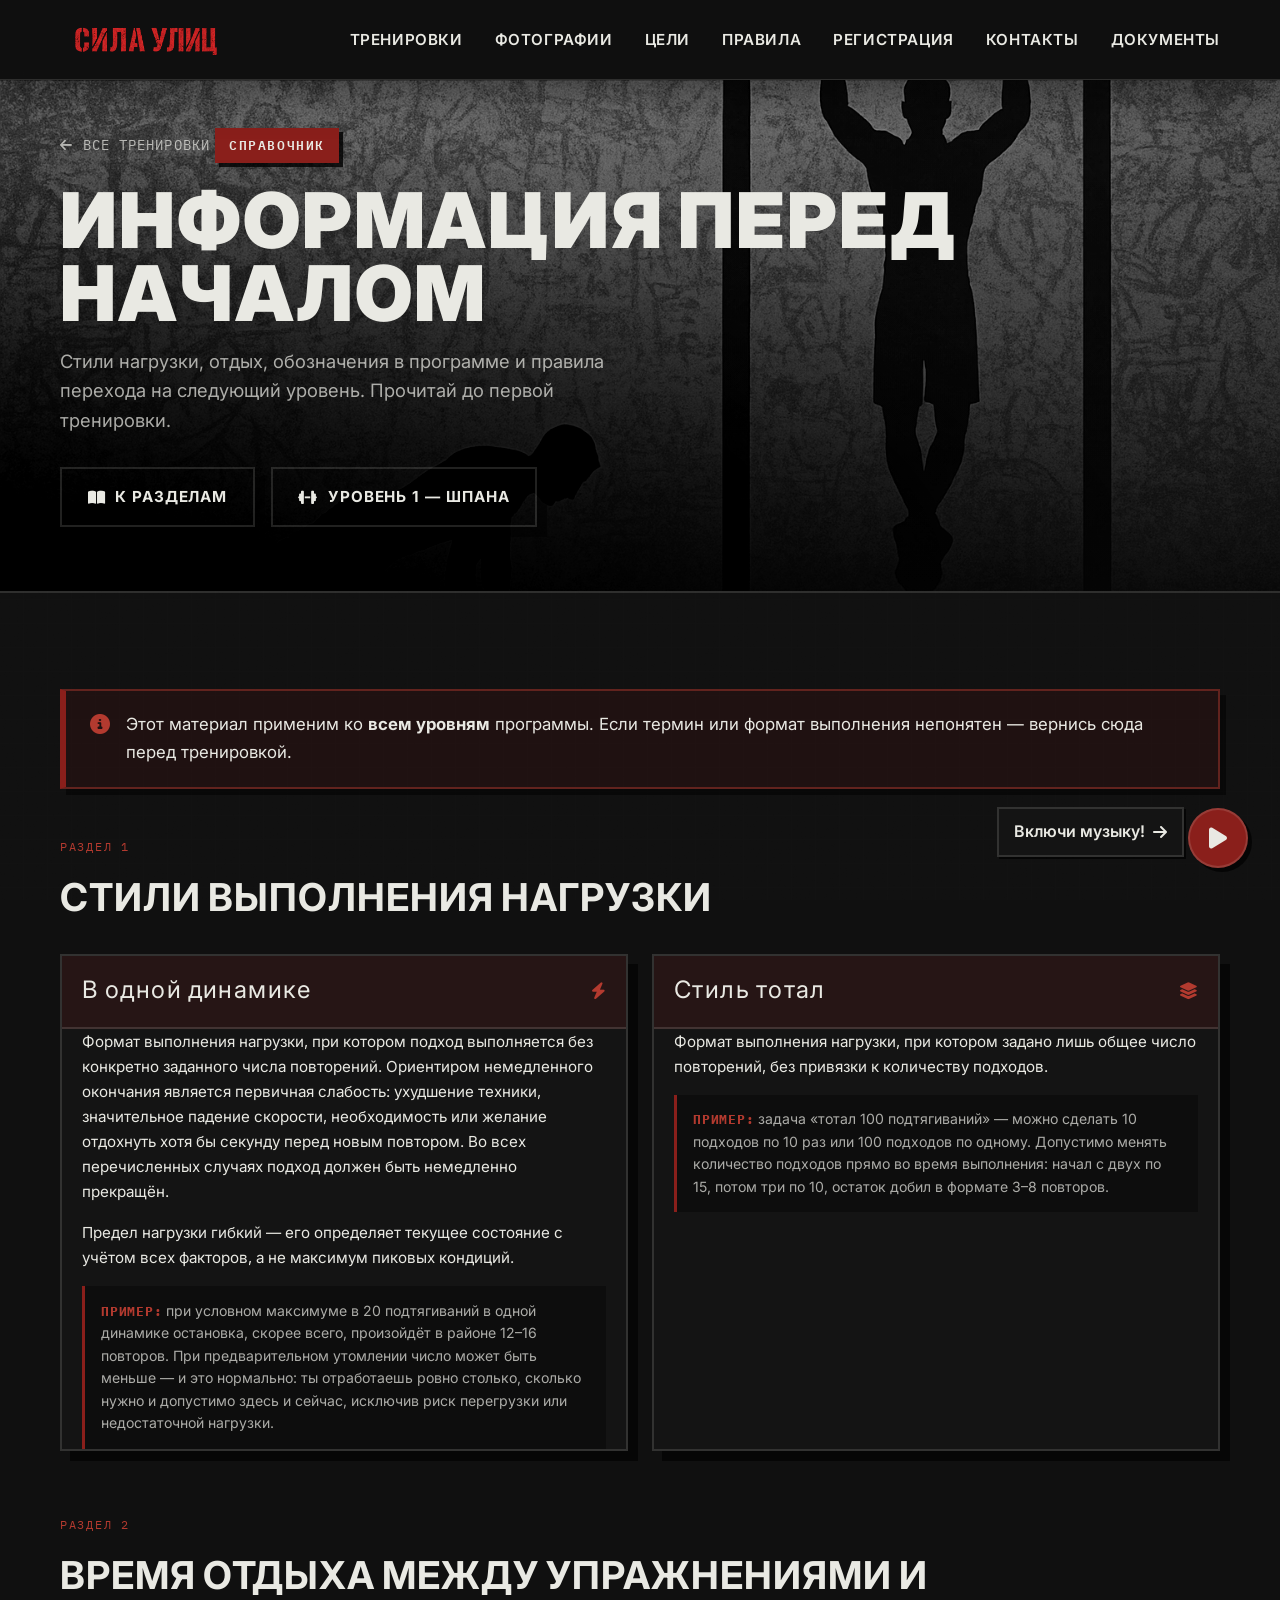
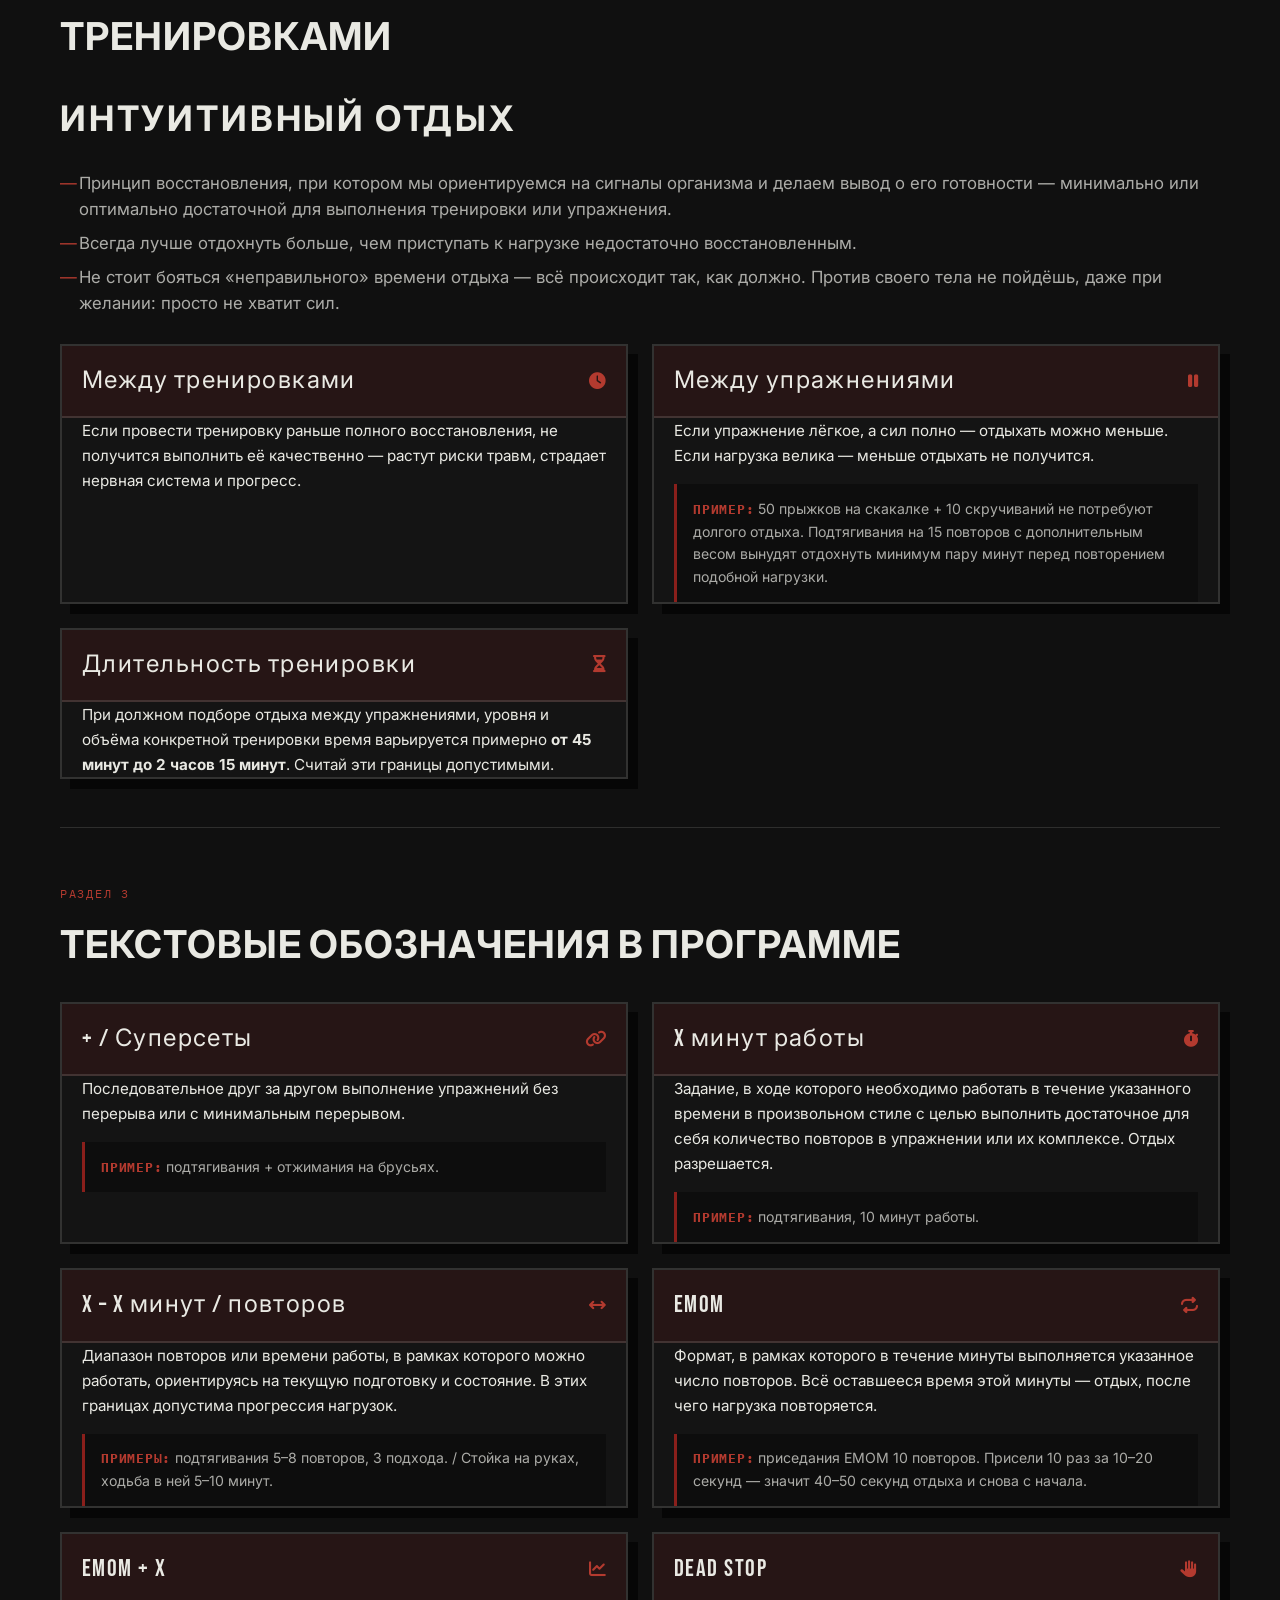
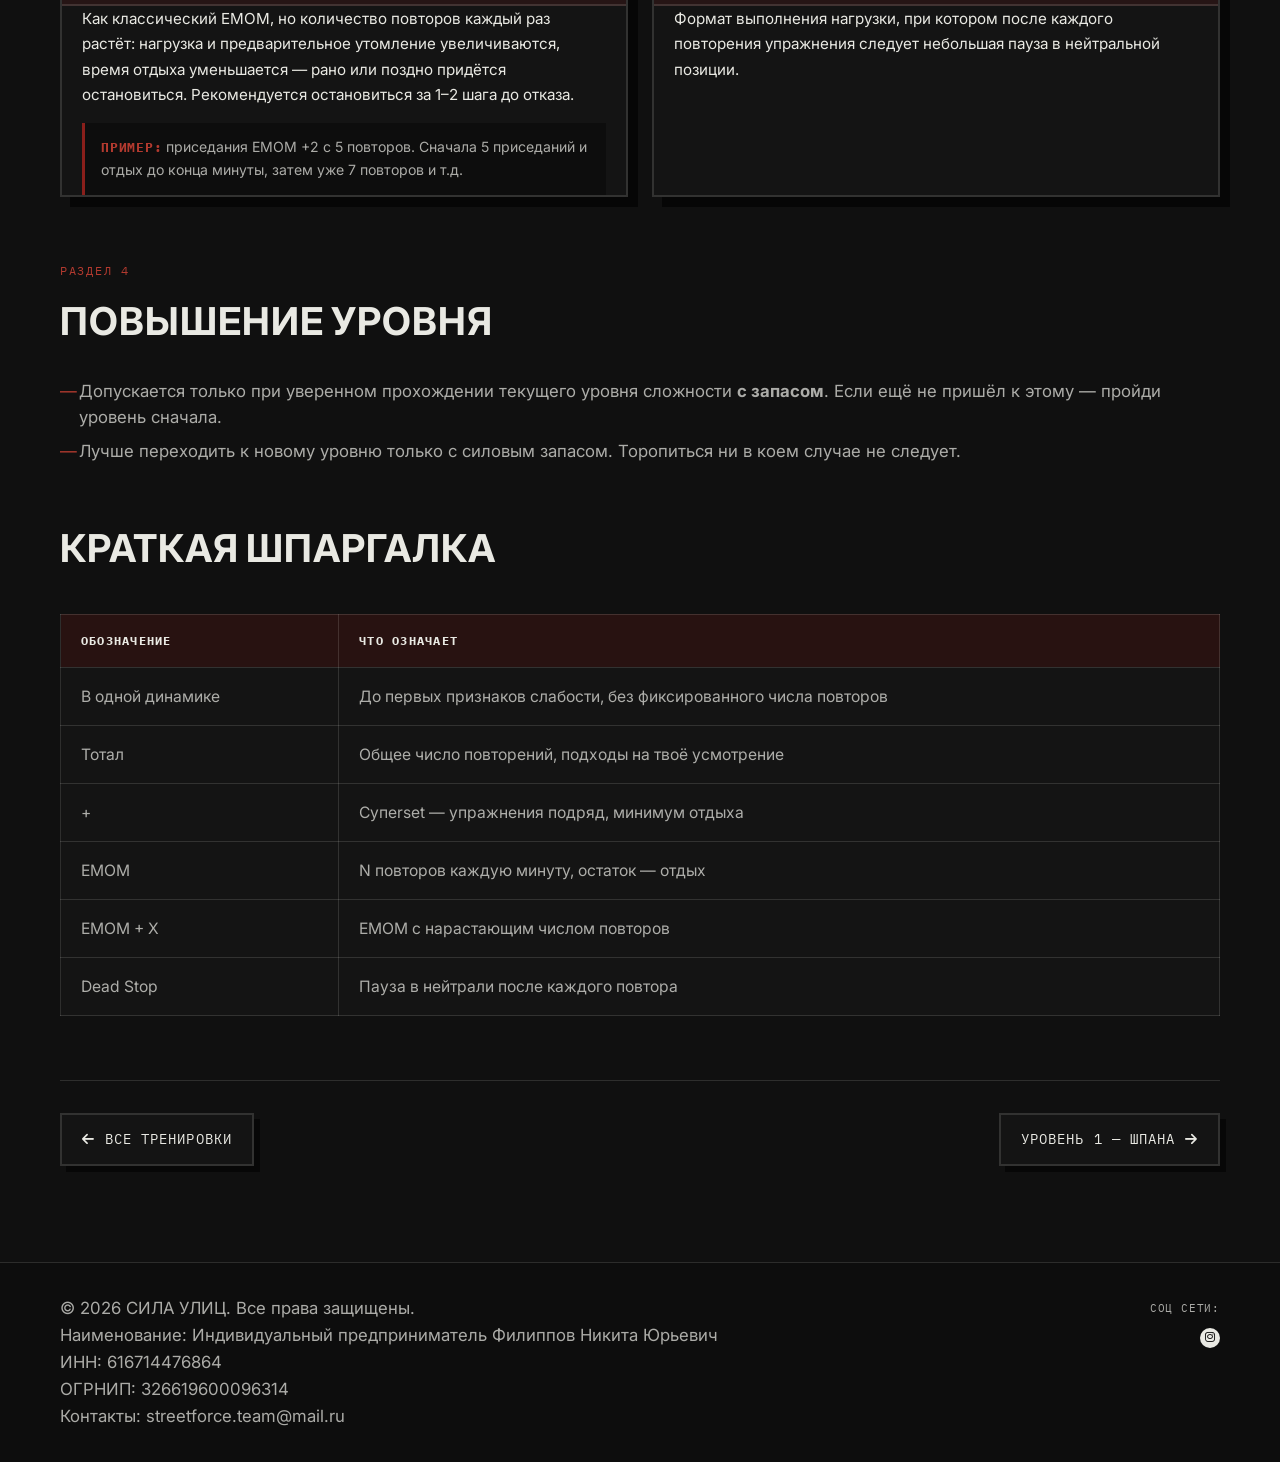
<file: training/info/index.html>
<!DOCTYPE html>
<html lang="ru">
<head>
    <meta charset="UTF-8">
    <meta name="viewport" content="width=device-width, initial-scale=1.0, maximum-scale=1.0, user-scalable=no">
    <title>Информация перед началом | СИЛА УЛИЦ</title>
    <link rel="icon" type="image/png" sizes="32x32" href="../../images/logoSmall.png">
    <link rel="stylesheet" href="../../styles.css?v=20260911k">
    <link href="https://fonts.googleapis.com/css2?family=Bebas+Neue&family=IBM+Plex+Mono:wght@400;500;600&family=Inter:wght@400;500;600;700;800;900&display=swap" rel="stylesheet">
    <link rel="stylesheet" href="https://cdnjs.cloudflare.com/ajax/libs/font-awesome/6.4.0/css/all.min.css">
</head>
<body class="training-detail-page">
    <div class="header-phantom"></div>
    <header class="header">
        <nav class="nav">
            <div class="container">
                <div class="nav-brand">
                    <a href="/" aria-label="На главную"><img class="nav-logo" src="/images/logo.png" alt="СИЛА УЛИЦ"></a>
                </div>
                <ul class="nav-links">
                    <li><a href="/training">Тренировки</a></li>
                    <li><a href="/photos">Фотографии</a></li>
                    <li><a href="/#goals">Цели</a></li>
                    <li><a href="/#rules">Правила</a></li>
                    <li><a href="/#registration">Регистрация</a></li>
                    <li><a href="/#contacts">Контакты</a></li>
                    <li><a href="/#documents">Документы</a></li>
                </ul>
                <div class="nav-toggle">
                    <span></span>
                    <span></span>
                    <span></span>
                </div>
            </div>
        </nav>
    </header>

    <main class="main">
        <section class="training-hero">
            <div class="container">
                <a href="/training" class="training-back"><i class="fas fa-arrow-left"></i> Все тренировки</a>
                <span class="training-level-badge">Справочник</span>
                <h1 class="training-hero-title">Информация перед началом</h1>
                <p class="training-hero-subtitle">Стили нагрузки, отдых, обозначения в программе и правила перехода на следующий уровень. Прочитай до первой тренировки.</p>
                <div class="training-hero-actions">
                    <a href="#guide" class="cta-button-outline"><i class="fas fa-book-open"></i> К разделам</a>
                    <a href="/training/1" class="cta-button-outline"><i class="fas fa-dumbbell"></i> Уровень 1 — Шпана</a>
                </div>
            </div>
        </section>

        <section class="section">
            <div class="container" id="guide">
                <div class="training-alert">
                    <i class="fas fa-circle-info"></i>
                    <p>Этот материал применим ко <strong>всем уровням</strong> программы. Если термин или формат выполнения непонятен — вернись сюда перед тренировкой.</p>
                </div>

                <p class="training-section-label">Раздел 1</p>
                <h2 class="training-block-title">Стили выполнения нагрузки</h2>

                <div class="training-days" style="margin-bottom: 4rem;">
                    <article class="training-day">
                        <div class="training-day-header">
                            <span class="training-day-number">В одной динамике</span>
                            <i class="fas fa-bolt"></i>
                        </div>
                        <p class="training-term-text">Формат выполнения нагрузки, при котором подход выполняется без конкретно заданного числа повторений. Ориентиром немедленного окончания является первичная слабость: ухудшение техники, значительное падение скорости, необходимость или желание отдохнуть хотя бы секунду перед новым повтором. Во всех перечисленных случаях подход должен быть немедленно прекращён.</p>
                        <p class="training-term-text">Предел нагрузки гибкий — его определяет текущее состояние с учётом всех факторов, а не максимум пиковых кондиций.</p>
                        <p class="training-term-example"><strong>Пример:</strong> при условном максимуме в 20 подтягиваний в одной динамике остановка, скорее всего, произойдёт в районе 12–16 повторов. При предварительном утомлении число может быть меньше — и это нормально: ты отработаешь ровно столько, сколько нужно и допустимо здесь и сейчас, исключив риск перегрузки или недостаточной нагрузки.</p>
                    </article>
                    <article class="training-day">
                        <div class="training-day-header">
                            <span class="training-day-number">Стиль тотал</span>
                            <i class="fas fa-layer-group"></i>
                        </div>
                        <p class="training-term-text">Формат выполнения нагрузки, при котором задано лишь общее число повторений, без привязки к количеству подходов.</p>
                        <p class="training-term-example"><strong>Пример:</strong> задача «тотал 100 подтягиваний» — можно сделать 10 подходов по 10 раз или 100 подходов по одному. Допустимо менять количество подходов прямо во время выполнения: начал с двух по 15, потом три по 10, остаток добил в формате 3–8 повторов.</p>
                    </article>
                </div>

                <p class="training-section-label">Раздел 2</p>
                <h2 class="training-block-title">Время отдыха между упражнениями и тренировками</h2>

                <article class="training-period">
                    <div class="training-period-header">
                        <h3 class="training-period-title">Интуитивный отдых</h3>
                    </div>
                    <ul class="training-period-notes">
                        <li>Принцип восстановления, при котором мы ориентируемся на сигналы организма и делаем вывод о его готовности — минимально или оптимально достаточной для выполнения тренировки или упражнения.</li>
                        <li>Всегда лучше отдохнуть больше, чем приступать к нагрузке недостаточно восстановленным.</li>
                        <li>Не стоит бояться «неправильного» времени отдыха — всё происходит так, как должно. Против своего тела не пойдёшь, даже при желании: просто не хватит сил.</li>
                    </ul>
                    <div class="training-days">
                        <article class="training-day">
                            <div class="training-day-header">
                                <span class="training-day-number">Между тренировками</span>
                                <i class="fas fa-clock"></i>
                            </div>
                            <p class="training-term-text">Если провести тренировку раньше полного восстановления, не получится выполнить её качественно — растут риски травм, страдает нервная система и прогресс.</p>
                        </article>
                        <article class="training-day">
                            <div class="training-day-header">
                                <span class="training-day-number">Между упражнениями</span>
                                <i class="fas fa-pause"></i>
                            </div>
                            <p class="training-term-text">Если упражнение лёгкое, а сил полно — отдыхать можно меньше. Если нагрузка велика — меньше отдыхать не получится.</p>
                            <p class="training-term-example"><strong>Пример:</strong> 50 прыжков на скакалке + 10 скручиваний не потребуют долгого отдыха. Подтягивания на 15 повторов с дополнительным весом вынудят отдохнуть минимум пару минут перед повторением подобной нагрузки.</p>
                        </article>
                        <article class="training-day">
                            <div class="training-day-header">
                                <span class="training-day-number">Длительность тренировки</span>
                                <i class="fas fa-hourglass-half"></i>
                            </div>
                            <p class="training-term-text">При должном подборе отдыха между упражнениями, уровня и объёма конкретной тренировки время варьируется примерно <strong>от 45 минут до 2 часов 15 минут</strong>. Считай эти границы допустимыми.</p>
                        </article>
                    </div>
                </article>

                <p class="training-section-label">Раздел 3</p>
                <h2 class="training-block-title">Текстовые обозначения в программе</h2>

                <div class="training-days" style="margin-bottom: 4rem;">
                    <article class="training-day">
                        <div class="training-day-header">
                            <span class="training-day-number">+ / Суперсеты</span>
                            <i class="fas fa-link"></i>
                        </div>
                        <p class="training-term-text">Последовательное друг за другом выполнение упражнений без перерыва или с минимальным перерывом.</p>
                        <p class="training-term-example"><strong>Пример:</strong> подтягивания + отжимания на брусьях.</p>
                    </article>
                    <article class="training-day">
                        <div class="training-day-header">
                            <span class="training-day-number">X минут работы</span>
                            <i class="fas fa-stopwatch"></i>
                        </div>
                        <p class="training-term-text">Задание, в ходе которого необходимо работать в течение указанного времени в произвольном стиле с целью выполнить достаточное для себя количество повторов в упражнении или их комплексе. Отдых разрешается.</p>
                        <p class="training-term-example"><strong>Пример:</strong> подтягивания, 10 минут работы.</p>
                    </article>
                    <article class="training-day">
                        <div class="training-day-header">
                            <span class="training-day-number">X – X минут / повторов</span>
                            <i class="fas fa-arrows-left-right"></i>
                        </div>
                        <p class="training-term-text">Диапазон повторов или времени работы, в рамках которого можно работать, ориентируясь на текущую подготовку и состояние. В этих границах допустима прогрессия нагрузок.</p>
                        <p class="training-term-example"><strong>Примеры:</strong> подтягивания 5–8 повторов, 3 подхода. / Стойка на руках, ходьба в ней 5–10 минут.</p>
                    </article>
                    <article class="training-day">
                        <div class="training-day-header">
                            <span class="training-day-number">EMOM</span>
                            <i class="fas fa-repeat"></i>
                        </div>
                        <p class="training-term-text">Формат, в рамках которого в течение минуты выполняется указанное число повторов. Всё оставшееся время этой минуты — отдых, после чего нагрузка повторяется.</p>
                        <p class="training-term-example"><strong>Пример:</strong> приседания EMOM 10 повторов. Присели 10 раз за 10–20 секунд — значит 40–50 секунд отдыха и снова с начала.</p>
                    </article>
                    <article class="training-day">
                        <div class="training-day-header">
                            <span class="training-day-number">EMOM + X</span>
                            <i class="fas fa-chart-line"></i>
                        </div>
                        <p class="training-term-text">Как классический EMOM, но количество повторов каждый раз растёт: нагрузка и предварительное утомление увеличиваются, время отдыха уменьшается — рано или поздно придётся остановиться. Рекомендуется остановиться за 1–2 шага до отказа.</p>
                        <p class="training-term-example"><strong>Пример:</strong> приседания EMOM +2 с 5 повторов. Сначала 5 приседаний и отдых до конца минуты, затем уже 7 повторов и т.д.</p>
                    </article>
                    <article class="training-day">
                        <div class="training-day-header">
                            <span class="training-day-number">Dead Stop</span>
                            <i class="fas fa-hand-paper"></i>
                        </div>
                        <p class="training-term-text">Формат выполнения нагрузки, при котором после каждого повторения упражнения следует небольшая пауза в нейтральной позиции.</p>
                    </article>
                </div>

                <p class="training-section-label">Раздел 4</p>
                <h2 class="training-block-title">Повышение уровня</h2>

                <article class="training-period">
                    <ul class="training-period-notes">
                        <li>Допускается только при уверенном прохождении текущего уровня сложности <strong>с запасом</strong>. Если ещё не пришёл к этому — пройди уровень сначала.</li>
                        <li>Лучше переходить к новому уровню только с силовым запасом. Торопиться ни в коем случае не следует.</li>
                    </ul>
                </article>

                <h2 class="training-block-title" style="margin-top: 3rem;">Краткая шпаргалка</h2>
                <div class="training-schedule-wrap">
                    <table class="training-schedule">
                        <thead>
                            <tr>
                                <th>Обозначение</th>
                                <th>Что означает</th>
                            </tr>
                        </thead>
                        <tbody>
                            <tr>
                                <td>В одной динамике</td>
                                <td>До первых признаков слабости, без фиксированного числа повторов</td>
                            </tr>
                            <tr>
                                <td>Тотал</td>
                                <td>Общее число повторений, подходы на твоё усмотрение</td>
                            </tr>
                            <tr>
                                <td>+</td>
                                <td>Супerset — упражнения подряд, минимум отдыха</td>
                            </tr>
                            <tr>
                                <td>EMOM</td>
                                <td>N повторов каждую минуту, остаток — отдых</td>
                            </tr>
                            <tr>
                                <td>EMOM + X</td>
                                <td>EMOM с нарастающим числом повторов</td>
                            </tr>
                            <tr>
                                <td>Dead Stop</td>
                                <td>Пауза в нейтрали после каждого повтора</td>
                            </tr>
                        </tbody>
                    </table>
                </div>

                <nav class="training-nav" aria-label="Навигация">
                    <a href="/training" class="training-nav-link prev"><i class="fas fa-arrow-left"></i> Все тренировки</a>
                    <a href="/training/1" class="training-nav-link next">Уровень 1 — Шпана <i class="fas fa-arrow-right"></i></a>
                </nav>
            </div>
        </section>
    </main>

    <footer class="footer">
        <div class="container">
            <div class="footer-copy">
                <div class="footer-legal">
                    <p>&copy; 2026 СИЛА УЛИЦ. Все права защищены.</p>
                    <p>Наименование: Индивидуальный предприниматель Филиппов Никита Юрьевич</p>
                    <p>ИНН: 616714476864</p>
                    <p>ОГРНИП: 326619600096314</p>
                    <p>Контакты: streetforce.team@mail.ru</p>
                </div>
                <div class="footer-socials">
                    <span class="footer-socials-label">соц сети:</span>
                    <a class="footer-social" href="https://www.instagram.com/sila.ulic/" target="_blank" rel="noopener noreferrer" aria-label="Instagram СИЛА УЛИЦ">
                        <i class="fab fa-instagram" aria-hidden="true"></i>
                    </a>
                </div>
            </div>
        </div>
    </footer>

    <audio id="bg-audio" src="../../images/soundtrack.mp3" type="audio/mpeg" preload="auto" loop></audio>
    <div id="audio-tooltip" class="audio-tooltip">Включи музыку! <i class="fas fa-arrow-right bx-fade-right"></i></div>
    <button id="audio-toggle-btn" class="audio-toggle-btn" aria-label="Play/Pause Music">
        <i class="fas fa-play"></i>
    </button>

    <script src="../../script.js"></script>
</body>
</html>
</file>
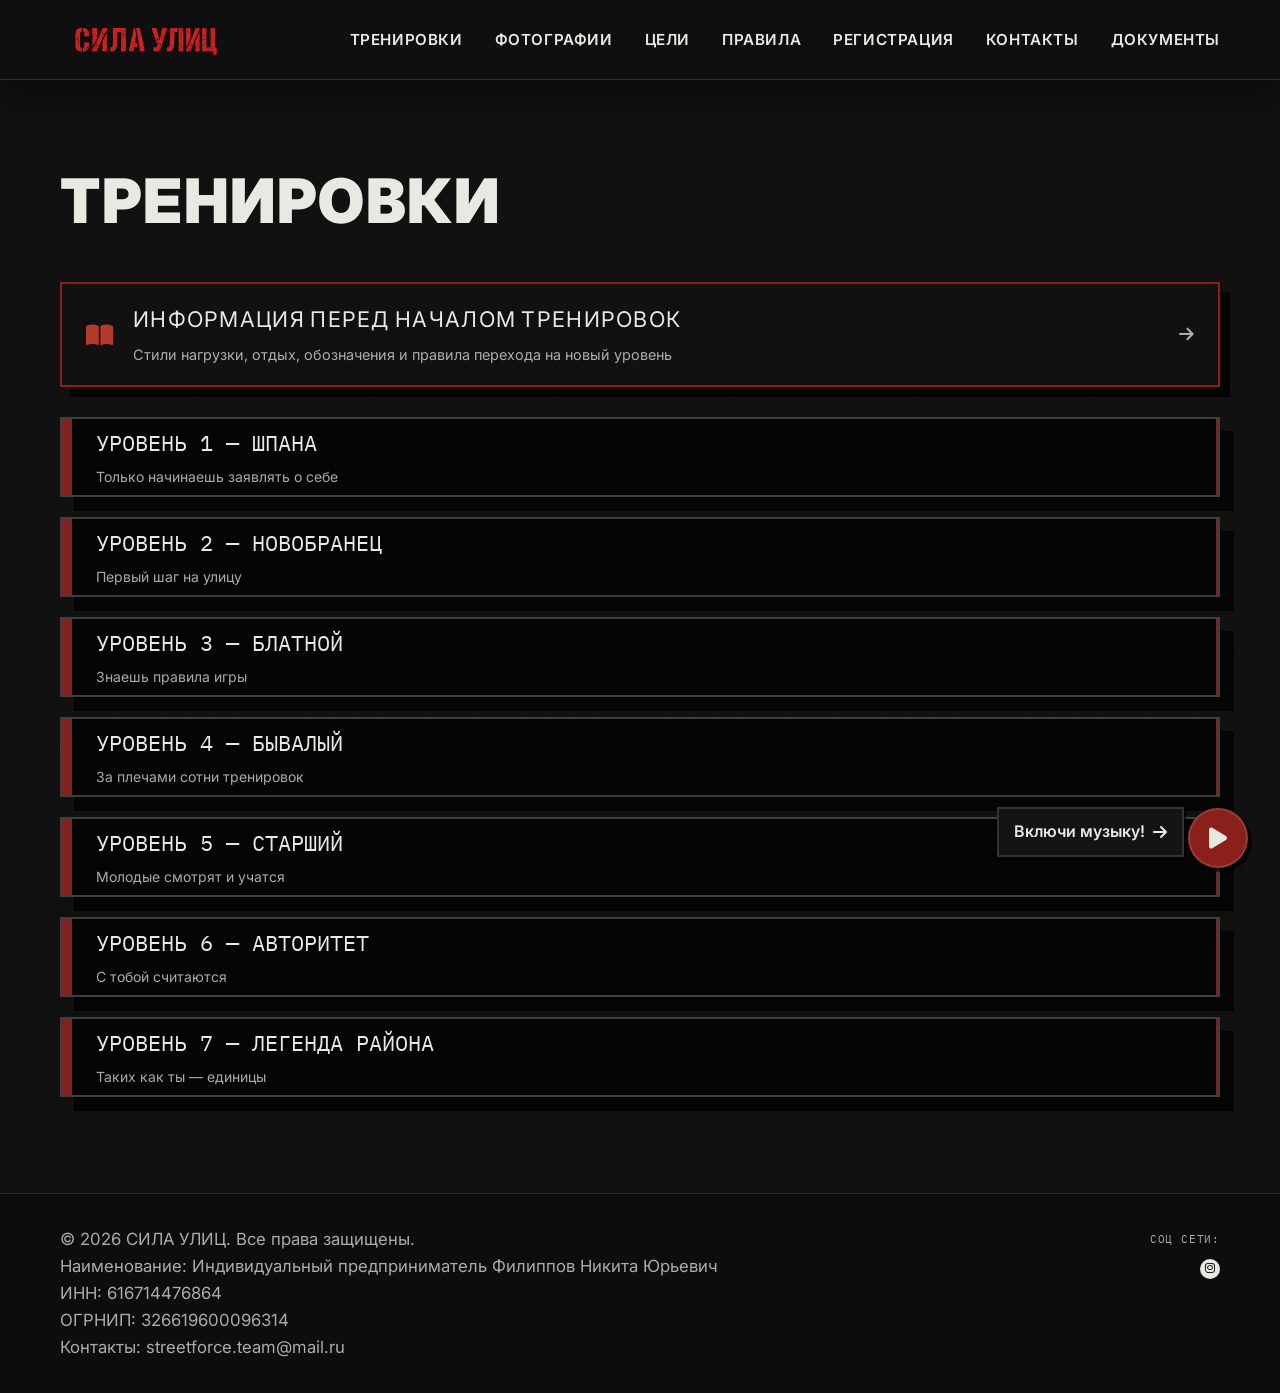
<file: training.html>
<!DOCTYPE html>
<html lang="ru">
<head>
    <meta charset="UTF-8">
    <meta name="viewport" content="width=device-width, initial-scale=1.0, maximum-scale=1.0, user-scalable=no">
    <title>СИЛА УЛИЦ - Турнир по классическому троеборью</title>
    <link rel="icon" type="image/png" sizes="32x32" href="images/logoSmall.png">
    <link rel="stylesheet" href="styles.css?v=20260911k">
    <link href="https://fonts.googleapis.com/css2?family=Bebas+Neue&family=IBM+Plex+Mono:wght@400;500;600&family=Inter:wght@400;500;600;700;800;900&display=swap" rel="stylesheet">
    <link rel="stylesheet" href="https://cdnjs.cloudflare.com/ajax/libs/font-awesome/6.4.0/css/all.min.css">
</head>
<body class="training-detail-page">
    <!-- Header -->
    <div class="header-phantom"></div>
    <header class="header">
        <nav class="nav">
            <div class="container">
                <div class="nav-brand">
                    <a href="/" aria-label="На главную"><img class="nav-logo" src="/images/logo.png" alt="СИЛА УЛИЦ"></a>
                </div>
                <ul class="nav-links">
                    <li><a href="/training">Тренировки</a></li>
                    <li><a href="/photos">Фотографии</a></li>
                    <li><a href="/#goals">Цели</a></li>
                    <li><a href="/#rules">Правила</a></li>
                    <li><a href="/#registration">Регистрация</a></li>
                    <li><a href="/#contacts">Контакты</a></li>
                    <li><a href="/#documents">Документы</a></li>
                </ul>
                <div class="nav-toggle">
                    <span></span>
                    <span></span>
                    <span></span>
                </div>
            </div>
        </nav>
    </header>

    <!-- Main Content -->
    <main class="main" style="flex: 1;">
        <section id="about" class="section about">
            <div class="container">
                <h1 class="section-title">Тренировки</h1>
                <a href="/training/info" class="training-info-entry">
                    <i class="fas fa-book-open"></i>
                    <div>
                        <span class="training-info-entry-title">Информация перед началом тренировок</span>
                        <span class="training-info-entry-sub">Стили нагрузки, отдых, обозначения и правила перехода на новый уровень</span>
                    </div>
                    <i class="fas fa-arrow-right training-info-entry-arrow"></i>
                </a>
                <div class="training-list">
                    <a href="/training/1" class="discipline">
                        <div style="display: flex; flex-direction: column; gap: 5px; width: 100%;">
                            <span>УРОВЕНЬ 1 — ШПАНА</span>
                            <span class="discipline-sub">Только начинаешь заявлять о себе</span>
                        </div>
                    </a>
                    <a href="/training/2" class="discipline">
                        <div style="display: flex; flex-direction: column; gap: 5px; width: 100%;">
                            <span>УРОВЕНЬ 2 — НОВОБРАНЕЦ</span>
                            <span class="discipline-sub">Первый шаг на улицу</span>
                        </div>
                    </a>
                    <a href="/training/3" class="discipline">
                        <div style="display: flex; flex-direction: column; gap: 5px; width: 100%;">
                            <span>УРОВЕНЬ 3 — БЛАТНОЙ</span>
                            <span class="discipline-sub">Знаешь правила игры</span>
                        </div>
                    </a>
                    <a href="/training/4" class="discipline">
                        <div style="display: flex; flex-direction: column; gap: 5px; width: 100%;">
                            <span>УРОВЕНЬ 4 — БЫВАЛЫЙ</span>
                            <span class="discipline-sub">За плечами сотни тренировок</span>
                        </div>
                    </a>
                    <a href="/training/5" class="discipline">
                        <div style="display: flex; flex-direction: column; gap: 5px; width: 100%;">
                            <span>УРОВЕНЬ 5 — СТАРШИЙ</span>
                            <span class="discipline-sub">Молодые смотрят и учатся</span>
                        </div>
                    </a>
                    <a href="/training/6" class="discipline">
                        <div style="display: flex; flex-direction: column; gap: 5px; width: 100%;">
                            <span>УРОВЕНЬ 6 — АВТОРИТЕТ</span>
                            <span class="discipline-sub">С тобой считаются</span>
                        </div>
                    </a>
                    <a href="/training/7" class="discipline">
                        <div style="display: flex; flex-direction: column; gap: 5px; width: 100%;">
                            <span>УРОВЕНЬ 7 — ЛЕГЕНДА РАЙОНА</span>
                            <span class="discipline-sub">Таких как ты — единицы</span>
                        </div>
                    </a>
                </div>
            </div>
        </section>

        <!-- Additional sections (goals, rules, registration, contacts, documents) would go here -->

    </main>

    <!-- Footer -->
    <footer class="footer">
        <div class="container">
            <div class="footer-copy">
                <div class="footer-legal">
                    <p>&copy; 2026 СИЛА УЛИЦ. Все права защищены.</p>
                    <p>Наименование: Индивидуальный предприниматель Филиппов Никита Юрьевич</p>
                    <p>ИНН: 616714476864</p>
                    <p>ОГРНИП: 326619600096314</p>
                    <p>Контакты: streetforce.team@mail.ru</p>
                </div>
                <div class="footer-socials">
                    <span class="footer-socials-label">соц сети:</span>
                    <a class="footer-social" href="https://www.instagram.com/sila.ulic/" target="_blank" rel="noopener noreferrer" aria-label="Instagram СИЛА УЛИЦ">
                        <i class="fab fa-instagram" aria-hidden="true"></i>
                    </a>
                </div>
            </div>
        </div>
    </footer>

    <!-- Audio Player -->
    <audio id="bg-audio" src="images/soundtrack.mp3" type="audio/mpeg" preload="auto" loop></audio>
    <div id="audio-tooltip" class="audio-tooltip">Включи музыку! <i class="fas fa-arrow-right bx-fade-right"></i></div>
    <button id="audio-toggle-btn" class="audio-toggle-btn" aria-label="Play/Pause Music">
        <i class="fas fa-play"></i>
    </button>

    <script src="script.js"></script>
</body>
</html>
</file>
<file: styles.css>
/* Reset and Base Styles */
:root {
    /* Brutalist poster palette */
    --accent: #8a1f1b;         /* кирпично-красный */
    --accent-2: #b33a2f;       /* brighter accent for hovers */
    --ink: #0b0b0b;            /* deep black */
    --charcoal: #101010;       /* page background */
    --panel: #141414;          /* panels */
    --paper: #e9e9e3;          /* off-white */
    --muted: rgba(233,233,227,0.72);
    --line: rgba(233,233,227,0.14);
    --line-2: rgba(233,233,227,0.08);

    --radius: 0px;
    --stroke: 2px;
    --shadow: 10px;

    --font-sans: "Inter", system-ui, -apple-system, Segoe UI, Roboto, Arial, sans-serif;
    --font-display: "Bebas Neue", "Inter", system-ui, sans-serif;
    --font-mono: "IBM Plex Mono", ui-monospace, SFMono-Regular, Menlo, Monaco, Consolas, "Liberation Mono", "Courier New", monospace;
}
* {
    margin: 0;
    padding: 0;
    box-sizing: border-box;
}

html {
    overflow-x: hidden;
    max-width: 100%;
}

body {
    font-family: var(--font-sans);
    line-height: 1.6;
    color: var(--paper);
    scroll-behavior: smooth;
    background: var(--charcoal);
    font-size: 1.05rem;
    overflow-x: hidden;
    max-width: 100%;
}

#registration-telegram-block {
    scroll-margin-top: 96px;
}

.registration-form a {
    color: rgba(233,233,227,0.9);
    text-underline-offset: 3px;
}
.registration-form a:hover { color: var(--paper); }

.container {
    width: 100%;
    max-width: 1200px;
    margin: 0 auto;
    padding: 0 20px;
}

/* Global background grid + film grain */
body::before {
    content: "";
    position: fixed;
    inset: 0;
    pointer-events: none;
    background:
        linear-gradient(transparent 0, transparent 23px, var(--line-2) 24px),
        linear-gradient(90deg, transparent 0, transparent 23px, var(--line-2) 24px);
    background-size: 24px 24px;
    opacity: 0.45;
    mix-blend-mode: soft-light;
    z-index: 0;
}
body::after {
    content: "";
    position: fixed;
    inset: 0;
    pointer-events: none;
    background-image: url("data:image/svg+xml,%3Csvg xmlns='http://www.w3.org/2000/svg' width='180' height='180' viewBox='0 0 180 180'%3E%3Cfilter id='n'%3E%3CfeTurbulence type='fractalNoise' baseFrequency='0.75' numOctaves='2' stitchTiles='stitch'/%3E%3CfeColorMatrix type='saturate' values='0'/%3E%3C/filter%3E%3Crect width='180' height='180' filter='url(%23n)' opacity='0.06'/%3E%3C/svg%3E");
    mix-blend-mode: overlay;
    z-index: 0;
}
body > * {
    position: relative;
    z-index: 1;
}

.header-phantom {
    height: 80px;
    width: 100%;
}

/* Header */
.header {
    height: 80px;
    display: flex;
    align-items: center;
    position: fixed;
    top: 0;
    width: 100%;
    background: rgba(16, 16, 16, 0.78);
    backdrop-filter: blur(12px);
    z-index: 1000;
    border-bottom: 1px solid var(--line);
    box-shadow: 0 14px 40px rgba(0,0,0,0.45);
}

.nav {
    width: 100%;
    padding: 1rem 0;
}

.nav .container {
    display: flex;
    width: 100%;
    justify-content: space-between;
    align-items: center;
    gap: 2.5rem;
}

.nav-brand {
    flex-shrink: 0;
    margin-right: 0.75rem;
}

.nav-brand h1 {
    font-size: 1.8rem;
    font-weight: 900;
    color: var(--paper);
    letter-spacing: 2px;
    font-family: var(--font-display);
    text-transform: uppercase;
}

.nav-brand a {
    display: inline-block;
    line-height: 0;
    text-decoration: none;
}

.nav-brand a:focus-visible {
    outline: 2px solid var(--accent-2);
    outline-offset: 4px;
}

.nav-logo {
    transform: translateY(4px);
    width: 170px;
    object-fit: contain;
    max-width: 100%;
}

.nav-links {
    display: flex;
    list-style: none;
    gap: 2rem;
}

.nav-links a {
    text-decoration: none;
    color: var(--paper);
    font-weight: 600;
    transition: color 0.3s ease;
    position: relative;
    letter-spacing: 0.6px;
    text-transform: uppercase;
    font-size: 0.95rem;
}

.nav-links a:hover { color: var(--accent-2); }
.nav-links a::after{
    content:"";
    position:absolute;
    left:0;
    right:0;
    bottom:-8px;
    height:2px;
    background: var(--accent);
    transform: scaleX(0);
    transform-origin: left;
    transition: transform .25s ease;
}
.nav-links a:hover::after{ transform: scaleX(1); }

.nav-toggle {
    display: none;
    flex-direction: column;
    cursor: pointer;
}

.nav-toggle span {
    width: 25px;
    height: 3px;
    background: var(--paper);
    margin: 3px 0;
    transition: 0.3s;
}

/* Hero Section */
.hero {
    min-height: 100vh;
    position: relative;
    display: flex;
    padding: 20px;
    justify-content: center;
    background: var(--ink);
    color: var(--paper);
    text-align: center;
    overflow: hidden;
}

.hero-bg {
    position: absolute;
    top: 0;
    left: 0;
    width: 100%;
    height: 100%;
    background:
        radial-gradient(ellipse at top right, rgba(0,0,0,0.55), transparent 62%),
        radial-gradient(ellipse at bottom left, rgba(0,0,0,0.7), transparent 62%),
        repeating-linear-gradient(0deg, rgba(255,255,255,0.045), rgba(255,255,255,0.045) 1px, transparent 2px, transparent 7px),
        linear-gradient(0deg, rgba(0,0,0,0.35), rgba(0,0,0,0.75)),
        url('images/common.webp');
    filter: grayscale(1) contrast(1.15) saturate(0.2);
}

.hero-content {
    position: relative;
    z-index: 2;
    padding: 0 20px;
}

.hero-kicker {
    display: inline-block;
    padding: 6px 10px;
    background: rgba(16,16,16,0.65);
    color: var(--paper);
    letter-spacing: 2.4px;
    font-size: 1.9rem;
    margin-bottom: 1rem;
    border: 1px solid var(--line);
    box-shadow: 0 0 0 3px rgba(0,0,0,0.55) inset;
    font-family: var(--font-mono);
    text-transform: uppercase;
}

.hero-title {
    font-size: clamp(3.2rem, 9vw, 8rem);
    font-weight: 900;
    margin-bottom: 1rem;
    line-height: 0.88;
    letter-spacing: 1px;
    text-shadow: 0 2px 0 #000, 0 10px 30px rgba(0,0,0,0.65);
}

.stencil-title {
    font-family: var(--font-display);
    text-transform: uppercase;
    color: var(--accent-2);
    font-weight: 900;
    letter-spacing: 2px;
}

.hero-title span {
    display: inline-block;
}

.main-logo {
    width: 650px;
    max-width: 90vw;
    object-fit: contain;
}

.hero-subtitle {
    font-size: clamp(1.05rem, 2.1vw, 1.5rem);
    margin-bottom: 2rem;
    opacity: 0.95;
    font-weight: 500;
    color: var(--muted);
}

/* Лёгкий шум поверх хиро */
.hero::after {
    content: "";
    position: absolute;
    inset: 0;
    pointer-events: none;
    background-image: url("data:image/svg+xml,%3Csvg xmlns='http://www.w3.org/2000/svg' width='160' height='160' viewBox='0 0 160 160'%3E%3Cfilter id='n'%3E%3CfeTurbulence type='fractalNoise' baseFrequency='0.8' numOctaves='2' stitchTiles='stitch'/%3E%3CfeColorMatrix type='saturate' values='0'/%3E%3C/filter%3E%3Crect width='160' height='160' filter='url(%23n)' opacity='0.06'/%3E%3C/svg%3E");
    mix-blend-mode: overlay;
}

.hero-disciplines {
    display: flex;
    justify-content: center;
    gap: 1rem;
    margin-bottom: 2rem;
    flex-wrap: wrap;
}

.discipline {
    display: flex;
    align-items: center;
    height: 80px;
    background: rgba(0,0,0,0.65);
    padding: 1.2rem 1.5rem;
    font-size: 1.35rem;
    font-family: var(--font-mono);
    text-transform: uppercase;
    border: 2px solid rgba(233,233,233,0.25);
    box-shadow: 14px 14px 0 rgba(0,0,0,0.7);
    transition: transform 0.3s ease, box-shadow 0.3s ease;
}

.discipline span {
    width: 100%;
}

.discipline:hover {
    transform: translate(-4px, -4px);
    box-shadow: 12px 12px 0 rgba(0,0,0,0.9);
}

.discipline:before {
    content: "";
    height: calc(80px - 4px);
    width: 10px;
    background: #80221d;
    margin-top: -1.2rem;
    margin-right: 1.5rem;
    margin-bottom: -1.2rem;
    margin-left: -1.5rem;
}

.discipline:after {
    content: "";
    height: calc(80px - 4px);
    width: 2px;
    background: #80221d;
    margin-top: -1.2rem;
    margin-right: -1.5rem;
    margin-bottom: -1.2rem;
    margin-left: 1.5rem;
}

.hero-date {
    font-size: 1.4rem;
    margin-bottom: 3rem;
    opacity: 0.9;
    font-weight: 500;
    display: flex;
    align-items: center;
    justify-content: center;
    gap: 1rem;
    flex-wrap: wrap;
}

.hero-date i {
    color: var(--accent-2);
    font-size: 1.2rem;
}

.cta-button {
    display: inline-block;
    background: var(--accent);
    color: var(--paper);
    padding: 1rem 2rem;
    text-decoration: none;
    border-radius: var(--radius);
    font-weight: 800;
    font-size: 1.1rem;
    transition: all 0.3s ease;
    text-transform: uppercase;
    letter-spacing: 1px;
    border: var(--stroke) solid rgba(233,233,227,0.25);
    box-shadow: var(--shadow) var(--shadow) 0 rgba(0,0,0,0.75);
}

.cta-button:hover {
    background: var(--accent-2);
    transform: translate(var(--stroke), var(--stroke));
    box-shadow: calc(var(--shadow) - 6px) calc(var(--shadow) - 6px) 0 rgba(0,0,0,0.8);
}

/* Sections */
.section {
    padding: 6rem 0;
}

/* Section backgrounds with images */
.section.with-bg {
    position: relative;
    overflow: hidden;
}
.section.with-bg::before {
    content: "";
    position: absolute;
    inset: 0;
    z-index: 0;
    background:
        linear-gradient(rgba(10,10,10,0.68), rgba(10,10,10,0.68)),
        var(--bg-image);
    background-size: cover;
    background-position: center;
    filter: grayscale(100%) contrast(1.15) saturate(0.2);
}
.section.with-bg::after {
    content: "";
    position: absolute;
    inset: 0;
    z-index: 1;
    pointer-events: none;
    background-image: url("data:image/svg+xml,%3Csvg xmlns='http://www.w3.org/2000/svg' width='160' height='160' viewBox='0 0 160 160'%3E%3Cfilter id='n'%3E%3CfeTurbulence type='fractalNoise' baseFrequency='0.9' numOctaves='2' stitchTiles='stitch'/%3E%3CfeColorMatrix type='saturate' values='0'/%3E%3C/filter%3E%3Crect width='160' height='160' filter='url(%23n)' opacity='0.08'/%3E%3C/svg%3E");
}
.section.with-bg .container {
    position: relative;
    z-index: 2;
}

/* Background image presets */
.bg-pushups { --bg-image: url('images/bg-pushups.webp'); }
.bg-pullups { --bg-image: url('images/common.webp'); }
.bg-dips { --bg-image: url('images/lift-bar.webp'); }
.bg-sport { --bg-image: url('images/sport.webp'); }

.gray-bg {
    background: #0e0e0e;
    border-top: 1px solid var(--line);
    border-bottom: 1px solid var(--line);
}

.section-title {
    font-size: clamp(2.2rem, 4.8vw, 4.4rem);
    font-weight: 900;
    text-align: left;
    margin-bottom: 3rem;
    color: var(--paper);
    text-transform: uppercase;
    letter-spacing: 1.5px;
    font-family: var(--font-display);
    line-height: 0.95;
}

/* Light, high-contrast titles on image backgrounds */
.section.with-bg .section-title {
    color: var(--paper);
    text-shadow: 0 2px 0 rgba(0,0,0,0.6), 0 8px 24px rgba(0,0,0,0.5);
}

.section-subtitle {
    font-size: 1.2rem;
    text-align: left;
    margin-bottom: 3rem;
    color: var(--muted);
    max-width: 600px;
    margin-left: 0;
    margin-right: auto;
}

/* About Section */
.about-grid {
    display: grid;
    grid-template-columns: repeat(3, 1fr);
    gap: 2rem;
    margin-bottom: 4rem;
}

.about-card {
    text-align: center;
    padding: 2rem;
    background: var(--panel);
    border-radius: var(--radius);
    border: var(--stroke) solid var(--line);
    transition: transform 0.3s ease;
    box-shadow: var(--shadow) var(--shadow) 0 rgba(0,0,0,0.65);
}

.about-card:hover {
    transform: translate(var(--stroke), var(--stroke));
    box-shadow: calc(var(--shadow) - 6px) calc(var(--shadow) - 6px) 0 rgba(0,0,0,0.7);
}

.about-card i {
    font-size: 3rem;
    color: var(--accent-2);
    margin-bottom: 1rem;
}

.about-card h3 {
    font-size: 1.7rem;
    margin-bottom: 1rem;
    color: var(--paper);
    font-weight: 800;
    font-family: var(--font-display);
    letter-spacing: 1px;
}
/* text inside cards */
.about-card p { color: var(--muted); }

/* Goals Section */
.goals-content {
    text-align: center;
}

.goals-grid {
    display: grid;
    grid-template-columns: repeat(3, 1fr);
    gap: 2rem;
    max-width: 1000px;
    margin: 0 auto;
}

.goal-card {
    text-align: center;
    padding: 2rem;
    background: rgba(20,20,20,0.88);
    border-radius: var(--radius);
    border: var(--stroke) solid var(--line);
    transition: transform 0.3s ease;
    box-shadow: var(--shadow) var(--shadow) 0 rgba(0,0,0,0.7);
}

.goal-card:hover {
    transform: translate(var(--stroke), var(--stroke));
    box-shadow: calc(var(--shadow) - 6px) calc(var(--shadow) - 6px) 0 rgba(0,0,0,0.75);
}

.goal-card i {
    font-size: 3rem;
    color: var(--accent-2);
    margin-bottom: 1rem;
}

.goal-card h3 {
    font-size: 1.5rem;
    color: var(--paper);
    font-weight: 800;
    font-family: var(--font-display);
    letter-spacing: 0.8px;
}

/* Age Groups */
.age-groups h3 {
    text-align: left;
    font-size: 1.8rem;
    margin-bottom: 2rem;
    color: var(--paper);
    font-family: var(--font-mono);
    font-weight: 600;
    letter-spacing: 0.6px;
    text-transform: uppercase;
}

.groups-grid {
    display: grid;
    grid-template-columns: repeat(4, 1fr);
    gap: 2rem;
}

.group-card {
    text-align: center;
    padding: 2rem;
    background: var(--panel);
    border-radius: var(--radius);
    border: var(--stroke) solid var(--line);
    transition: transform 0.3s ease;
    box-shadow: var(--shadow) var(--shadow) 0 rgba(0,0,0,0.65);
}

.group-card:hover {
    transform: translate(var(--stroke), var(--stroke));
    box-shadow: calc(var(--shadow) - 6px) calc(var(--shadow) - 6px) 0 rgba(0,0,0,0.7);
}

.group-card i {
    font-size: 2.5rem;
    color: rgba(233,233,227,0.85);
    margin-bottom: 1rem;
}

.group-card h4 {
    font-size: 1.3rem;
    margin-bottom: 0.5rem;
    color: var(--paper);
    font-family: var(--font-display);
    letter-spacing: 0.8px;
}
.group-card p { color: var(--muted); }

/* Rules Section */
.rules-content h3 {
    text-align: left;
    font-size: 1.8rem;
    margin-bottom: 3rem;
    color: var(--paper);
    text-shadow: 0 2px 0 rgba(0,0,0,0.6), 0 8px 24px rgba(0,0,0,0.5);
    font-family: var(--font-mono);
    letter-spacing: 0.6px;
    text-transform: uppercase;
}

.disciplines-grid {
    display: grid;
    grid-template-columns: repeat(3, 1fr);
    gap: 2rem;
    margin-bottom: 4rem;
}

.discipline-card {
    text-align: center;
    padding: 2rem;
    background: rgba(20,20,20,0.88);
    color: var(--paper);
    border-radius: var(--radius);
    transition: transform 0.3s ease;
    border: var(--stroke) solid var(--line);
    box-shadow: var(--shadow) var(--shadow) 0 rgba(0,0,0,0.7);
}

.discipline-card:hover {
    transform: translate(var(--stroke), var(--stroke));
    box-shadow: calc(var(--shadow) - 6px) calc(var(--shadow) - 6px) 0 rgba(0,0,0,0.75);
}

.discipline-card i {
    font-size: 3rem;
    margin-bottom: 1rem;
}

.discipline-icon {
    width: 60px;
    height: 60px;
    margin-bottom: 1rem;
    filter: brightness(0) invert(1);
}

.discipline-card h4 {
    font-size: 1.5rem;
    margin-bottom: 1rem;
    font-family: var(--font-display);
    letter-spacing: 0.8px;
}

.points {
    font-size: 1.2rem;
    font-weight: 700;
    background: rgba(138, 31, 27, 0.22);
    padding: 0.5rem 1rem;
    border-radius: var(--radius);
    display: inline-block;
    border: 1px dashed rgba(233,233,227,0.35);
    font-family: var(--font-mono);
}

.rules-details {
    display: grid;
    grid-template-columns: repeat(2, 1fr);
    gap: 2rem;
}

.rule-item {
    display: flex;
    align-items: center;
    gap: 1rem;
    padding: 1.5rem;
    background: var(--panel);
    border-radius: var(--radius);
    border: var(--stroke) solid var(--line);
    box-shadow: var(--shadow) var(--shadow) 0 rgba(0,0,0,0.65);
}

.rule-item i {
    font-size: 2rem;
    color: var(--accent-2);
    flex-shrink: 0;
}

.rule-item h4 {
    font-size: 1.2rem;
    margin-bottom: 0.5rem;
    color: var(--paper);
    font-family: var(--font-display);
    letter-spacing: 0.8px;
}
.rule-item p { color: var(--muted); }

/* Awards Section */
.awards-content {
    display: grid;
    grid-template-columns: repeat(2, 1fr);
    gap: 2rem;
}

.award-item {
    display: flex;
    align-items: center;
    gap: 1.5rem;
    padding: 2rem;
    background: var(--panel);
    border-radius: var(--radius);
    border: var(--stroke) solid var(--line);
    box-shadow: var(--shadow) var(--shadow) 0 rgba(0,0,0,0.65);
}

.award-item i {
    font-size: 3rem;
    color: rgba(233,233,227,0.85);
    flex-shrink: 0;
}

.award-item h3 {
    font-size: 1.5rem;
    margin-bottom: 0.5rem;
    color: var(--paper);
    font-family: var(--font-display);
    letter-spacing: 0.8px;
}
.award-item p { color: var(--muted); }

/* Event Info */
.event-info-grid {
    display: grid;
    grid-template-columns: repeat(3, 1fr);
    gap: 2rem;
}

.info-card {
    text-align: center;
    padding: 2rem;
    background: var(--panel);
    border-radius: var(--radius);
    border: var(--stroke) solid var(--line);
    transition: transform 0.3s ease;
    box-shadow: var(--shadow) var(--shadow) 0 rgba(0,0,0,0.65);
}

.info-card:hover {
    transform: translate(var(--stroke), var(--stroke));
    box-shadow: calc(var(--shadow) - 6px) calc(var(--shadow) - 6px) 0 rgba(0,0,0,0.7);
}

.info-card i {
    font-size: 3rem;
    color: var(--accent-2);
    margin-bottom: 1rem;
}

.info-card h3 {
    font-size: 1.3rem;
    margin-bottom: 1rem;
    color: var(--paper);
    font-family: var(--font-display);
    letter-spacing: 0.8px;
}

.info-card p {
    font-size: 1.1rem;
    color: var(--muted);
    overflow-wrap: anywhere;
}

/* History Section */
.history-content {
    text-align: center;
}

/* Carousel Styles */
.carousel-container {
    margin-top: 2rem;
    max-width: 800px;
    width: 100%;
    margin-left: auto;
    margin-right: auto;
}

.carousel-wrapper {
    position: relative;
    overflow: hidden;
    border-radius: var(--radius);
    border: var(--stroke) solid var(--line);
    background: var(--panel);
    box-shadow: var(--shadow) var(--shadow) 0 rgba(0,0,0,0.7);
    touch-action: pan-y;
    width: 100%;
}

.carousel-track {
    display: flex;
    transition: transform 0.5s ease;
}

.carousel-slide {
    min-width: 100%;
    flex: 0 0 100%;
    display: flex;
    justify-content: center;
    align-items: center;
}

.carousel-img {
    max-width: 100%;
    height: 400px;
    object-fit: contain;
    display: block;
    cursor: pointer;
    transition: transform 0.3s ease;
}
.carousel-img:hover {
    transform: scale(1.02);
}

.carousel-video {
    position: relative;
    width: 100%;
    max-width: 711px;
    height: 400px;
    background: #000;
    cursor: pointer;
}

.carousel-poster {
    width: 100%;
    height: 100%;
    object-fit: cover;
    display: block;
}

.carousel-video-play {
    position: absolute;
    top: 50%;
    left: 50%;
    transform: translate(-50%, -50%);
    width: 72px;
    height: 72px;
    border: 2px solid var(--line);
    background: var(--accent);
    color: var(--paper);
    font-size: 1.4rem;
    display: flex;
    align-items: center;
    justify-content: center;
    cursor: pointer;
    box-shadow: 6px 6px 0 rgba(0,0,0,0.7);
    padding-left: 4px;
}

.carousel-video-play:hover {
    background: var(--accent-2);
}

.carousel-video-player {
    width: 100%;
    height: 400px;
    border: 0;
    background: #000;
    display: block;
}

.carousel-btn {
    position: absolute;
    top: 50%;
    transform: translateY(-50%);
    background: rgba(16,16,16,0.9);
    color: var(--paper);
    border: none;
    width: 50px;
    height: 50px;
    border-radius: var(--radius);
    cursor: pointer;
    font-size: 1.2rem;
    transition: all 0.3s ease;
    z-index: 10;
    border: 1px solid var(--line);
}

.carousel-btn:hover {
    background: var(--accent);
    transform: translateY(-50%) scale(1.1);
}

.carousel-prev {
    left: 15px;
}

.carousel-next {
    right: 15px;
}

.carousel-indicators {
    display: flex;
    justify-content: center;
    gap: 10px;
    margin-top: 1rem;
}

.indicator {
    width: 12px;
    height: 12px;
    border-radius: 50%;
    background: rgba(233,233,227,0.25);
    cursor: pointer;
    transition: all 0.3s ease;
}

.indicator.active {
    background: var(--accent-2);
    transform: scale(1.2);
}

.indicator:hover {
    background: var(--accent-2);
    opacity: 0.7;
}

/* Partners Section */
#partners {
    overflow-x: clip;
}

.partners-content {
    margin-inline: auto;
    width: min(100%, max-content);
    display: grid;
    grid-template-columns: repeat(3, minmax(0, 300px));
    justify-content: center;
    justify-items: center;
    gap: 2rem;
    text-align: center;
}

.partner-placeholder {
    background: var(--panel);
    padding: 2rem;
    border-radius: var(--radius);
    border: var(--stroke) solid var(--line);
    margin-bottom: 2rem;
    display: inline-block;
    box-shadow: var(--shadow) var(--shadow) 0 rgba(0,0,0,0.65);
}

.partner-logo {
    width: 100%;
    max-width: 300px;
    min-width: 0;
    display: flex;
    flex-direction: column;
    align-items: center;
    text-align: center;
    text-decoration: none;
    color: inherit;
    background: var(--panel);
    border-radius: var(--radius);
    padding: 1rem;
    margin: 0;
    border: var(--stroke) solid var(--line);
    transition: transform 0.3s ease, box-shadow 0.3s ease;
    box-shadow: var(--shadow) var(--shadow) 0 rgba(0,0,0,0.65);
}

.partner-logo:hover {
    transform: translate(var(--stroke), var(--stroke));
    box-shadow: calc(var(--shadow) - 6px) calc(var(--shadow) - 6px) 0 rgba(0,0,0,0.75);
}

.partner-link {
    display: block;
    text-decoration: none;
}

.partner-img {
    display: block;
    width: 180px;
    height: 180px;
    max-width: 100%;
    margin: 0 auto;
    object-fit: contain;
    object-position: center;
    flex-shrink: 0;
}

.partner-name {
    font-size: 24px;
    width: 100%;
    text-align: center;
}

.partner-desc {
    font-size: 14px;
    color: gray;
    width: 100%;
    text-align: center;
}

.partner-placeholder i {
    font-size: 3rem;
    color: var(--accent-2);
    margin-bottom: 1rem;
}

.partners-placeholder {
    color: var(--muted);
    font-style: italic;
}

/* Kings of the tournament */
.kings-kicker {
    display: inline-block;
    margin-bottom: 0.85rem;
    padding: 6px 10px;
    border: 1px solid var(--line);
    background: rgba(16,16,16,0.65);
    box-shadow: 0 0 0 3px rgba(0,0,0,0.55) inset;
    color: var(--paper);
    font-family: var(--font-mono);
    font-size: 0.82rem;
    letter-spacing: 2px;
    text-transform: uppercase;
}

.kings-boards {
    display: grid;
    gap: 2rem;
}

.kings-board {
    background: var(--panel);
    border: var(--stroke) solid var(--line);
    box-shadow: var(--shadow) var(--shadow) 0 rgba(0,0,0,0.65);
}

.kings-board-title {
    margin: 0;
    padding: 1rem 1.25rem;
    border-bottom: var(--stroke) solid var(--line);
    background: #121212;
    color: var(--paper);
    font-family: var(--font-display);
    font-size: clamp(1.6rem, 3vw, 2.2rem);
    font-weight: 900;
    letter-spacing: 1.5px;
    text-transform: uppercase;
    line-height: 1;
}

.kings-table-wrap {
    width: 100%;
    overflow-x: auto;
}

.kings-table {
    width: 100%;
    border-collapse: collapse;
    table-layout: auto;
}

.kings-table th,
.kings-table td {
    padding: 0.85rem 0.85rem;
    border-bottom: 1px solid var(--line);
    text-align: left;
    vertical-align: middle;
}

.kings-table thead th {
    background: #101010;
    color: var(--muted);
    font-family: var(--font-display);
    font-size: 0.95rem;
    font-weight: 400;
    letter-spacing: 1px;
    line-height: 1.15;
    text-transform: uppercase;
    white-space: nowrap;
}

.kings-table thead th:not(:first-child):not(:nth-child(2)) {
    text-align: center;
}

.kings-col-place {
    width: 52px;
    text-align: center;
}

.kings-cat th {
    padding: 0.7rem 0.85rem;
    background: rgba(138, 31, 27, 0.18);
    border-bottom: 1px solid var(--line);
    border-left: 4px solid var(--accent);
    color: var(--paper);
    font-family: var(--font-mono);
    font-size: 0.78rem;
    font-weight: 600;
    letter-spacing: 1.8px;
    text-transform: uppercase;
}

.kings-row td {
    color: var(--paper);
    font-size: 0.98rem;
}

.kings-row td:not(:nth-child(2)) {
    font-family: var(--font-mono);
    font-variant-numeric: tabular-nums;
    text-align: center;
}

.kings-row--first {
    background: linear-gradient(90deg, rgba(138, 31, 27, 0.22), rgba(138, 31, 27, 0.04) 42%, transparent 78%);
}

.kings-row--first td {
    border-bottom-color: rgba(179, 58, 47, 0.28);
}

.kings-place {
    display: inline-flex;
    align-items: center;
    justify-content: center;
    min-width: 28px;
    height: 28px;
    border: 1px solid var(--line);
    color: var(--muted);
    font-family: var(--font-mono);
    font-size: 0.85rem;
    font-weight: 600;
}

.kings-row--first .kings-place {
    border-color: var(--accent-2);
    color: var(--paper);
    background: var(--accent);
}

.kings-name {
    display: inline-block;
    font-weight: 700;
    letter-spacing: 0.2px;
}

.kings-name--first {
    display: flex;
    flex-direction: column;
    align-items: flex-start;
    gap: 0.2rem;
    padding-top: 0.15rem;
}

.kings-crown {
    width: 52px;
    height: 42px;
    display: block;
    object-fit: contain;
}

.kings-total {
    color: var(--accent-2);
    font-weight: 700;
    font-size: 1.05rem;
}

.visually-hidden {
    position: absolute;
    width: 1px;
    height: 1px;
    padding: 0;
    margin: -1px;
    overflow: hidden;
    clip: rect(0, 0, 0, 0);
    white-space: nowrap;
    border: 0;
}

@media (prefers-reduced-motion: reduce) {
    .kings-row {
        transition: none;
    }
}

/* Registration Form */
.registration-form {
    max-width: 600px;
    margin: 0 auto;
    background: var(--panel);
    padding: 3rem;
    border-radius: var(--radius);
    border: var(--stroke) solid var(--line);
    box-shadow: var(--shadow) var(--shadow) 0 rgba(0,0,0,0.7);
}

.registration-cta {
    max-width: 600px;
    margin: 0 auto;
}

.registration-cta-panel {
    text-align: center;
    background: var(--panel);
    padding: 3rem;
    border-radius: var(--radius);
    border: var(--stroke) solid var(--line);
    box-shadow: var(--shadow) var(--shadow) 0 rgba(0,0,0,0.7);
}

.registration-cta-headline {
    font-family: var(--font-display);
    font-size: clamp(1.8rem, 4vw, 2.6rem);
    font-weight: 900;
    letter-spacing: 1px;
    text-transform: uppercase;
    line-height: 1;
    color: var(--paper);
    margin-bottom: 1.25rem;
    text-shadow: 0 2px 0 rgba(0,0,0,0.45);
}

.registration-cta-sub {
    display: inline-block;
    padding: 8px 14px;
    margin-bottom: 1.5rem;
    background: rgba(16,16,16,0.55);
    border: 1px solid var(--line);
    box-shadow: 0 0 0 3px rgba(0,0,0,0.45) inset;
    font-family: var(--font-mono);
    font-size: 0.95rem;
    letter-spacing: 1.2px;
    text-transform: uppercase;
    color: var(--muted);
    line-height: 1.5;
}

.registration-cta-date {
    color: var(--accent-2);
    font-weight: 700;
}

.registration-cta-text {
    color: var(--paper);
    font-size: 1.1rem;
    font-weight: 800;
    line-height: 1.65;
    max-width: 480px;
    margin: 0 auto 2rem;
}

.registration-cta-action {
    display: flex;
    flex-direction: column;
    align-items: center;
    gap: 1.5rem;
}

.registration-cta-action .group-qr {
    max-width: 250px;
}

.form-row {
    display: grid;
    grid-template-columns: 1fr 1fr;
    gap: 1rem;
    margin-bottom: 1.5rem;
}

.form-group {
    margin-bottom: 1.5rem;
}

.form-group label {
    display: block;
    margin-bottom: 0.5rem;
    font-weight: 600;
    color: var(--paper);
    font-family: var(--font-mono);
    text-transform: uppercase;
    letter-spacing: 0.6px;
    font-size: 0.9rem;
}

.form-group input {
    width: 100%;
    padding: 0.8rem;
    border: var(--stroke) solid var(--line);
    border-radius: var(--radius);
    font-size: 1rem;
    transition: border-color 0.3s ease;
    background: rgba(10,10,10,0.55);
    color: var(--paper);
}

.form-group input:focus {
    outline: none;
    border-color: rgba(179,58,47,0.8);
}

.checkbox-group {
    display: flex;
    align-items: center;
    gap: 0.5rem;
}

.checkbox-group input[type="checkbox"] {
    width: auto;
}

.submit-button {
    width: 100%;
    background: var(--accent);
    color: var(--paper);
    padding: 1rem;
    border: none;
    border-radius: var(--radius);
    font-size: 1.1rem;
    font-weight: 900;
    cursor: pointer;
    transition: all 0.3s ease;
    text-transform: uppercase;
    letter-spacing: 1px;
    border: var(--stroke) solid rgba(233,233,227,0.25);
    box-shadow: var(--shadow) var(--shadow) 0 rgba(0,0,0,0.75);
}

.submit-button:hover {
    background: var(--accent-2);
    transform: translate(var(--stroke), var(--stroke));
    box-shadow: calc(var(--shadow) - 6px) calc(var(--shadow) - 6px) 0 rgba(0,0,0,0.8);
}

/* Contacts */
#contacts {
    overflow-x: clip;
}

.contacts-layout {
    display: grid;
    grid-template-columns: 1fr 1fr;
    gap: 3rem;
    max-width: 1000px;
    margin: 0 auto;
    min-width: 0;
}

.contacts-info,
.contacts-map {
    min-width: 0;
    max-width: 100%;
}

.contacts-info h3,
.contacts-map h3 {
    font-size: clamp(1.25rem, 6vw, 1.8rem);
    margin-bottom: 2rem;
    color: var(--paper);
    text-align: center;
    font-family: var(--font-display);
    font-weight: 900;
    letter-spacing: 1px;
    text-transform: uppercase;
    line-height: 1.05;
    overflow-wrap: anywhere;
}

.contact-item {
    display: flex;
    align-items: center;
    gap: 1rem;
    padding: 1.5rem;
    background: var(--panel);
    border-radius: var(--radius);
    border: var(--stroke) solid var(--line);
    transition: transform 0.3s ease;
    box-shadow: var(--shadow) var(--shadow) 0 rgba(0,0,0,0.65);
    margin-bottom: 1rem;
}

.contact-item:hover {
    transform: translate(var(--stroke), var(--stroke));
    box-shadow: calc(var(--shadow) - 6px) calc(var(--shadow) - 6px) 0 rgba(0,0,0,0.75);
}

.contact-item i {
    font-size: 2rem;
    color: var(--accent-2);
    flex-shrink: 0;
}

.contact-item h4 {
    font-size: 1.1rem;
    margin-bottom: 0.5rem;
    color: var(--paper);
    font-weight: 900;
    font-family: var(--font-display);
    letter-spacing: 0.8px;
}

.contact-item a {
    color: rgba(233,233,227,0.9);
    text-decoration: none;
    font-weight: 500;
    overflow-wrap: anywhere;
    word-break: break-word;
}

.contact-item a:hover {
    text-decoration: underline;
}

.map-container {
    position: relative;
    width: 100%;
    max-width: 100%;
    height: 360px;
    background: var(--panel);
    border-radius: var(--radius);
    border: var(--stroke) solid var(--line);
    overflow: hidden;
    box-shadow: var(--shadow) var(--shadow) 0 rgba(0,0,0,0.65);
}

.map-container iframe {
    position: absolute;
    inset: 0;
    display: block;
    width: 100%;
    height: 100%;
    border: 0;
}

.map-coords {
    margin: 0.85rem 0 0;
    text-align: right;
    font-family: var(--font-mono);
    font-size: 0.95rem;
    letter-spacing: 0.4px;
    overflow-wrap: anywhere;
}

.map-coords a {
    color: var(--muted);
    text-decoration: none;
    border-bottom: 1px solid var(--line);
}

.map-coords a:hover {
    color: var(--accent-2);
    border-bottom-color: var(--accent-2);
}

.contacts-docs {
    margin-top: 20px;
    text-align: end;
}

.contacts-docs p {
    margin: 0;
}

.social-card{
    margin-top: 1.25rem;
    padding: 1.6rem;
    background: var(--panel);
    border-radius: var(--radius);
    border: var(--stroke) solid var(--line);
    box-shadow: var(--shadow) var(--shadow) 0 rgba(0,0,0,0.65);
    overflow: hidden;
    max-width: 100%;
}
.social-card-title{
    font-family: var(--font-display);
    font-weight: 900;
    letter-spacing: 1px;
    text-transform: uppercase;
    margin-bottom: 1rem;
    color: var(--paper);
}
.social-grid{
    display: grid;
    grid-template-columns: 1fr 1fr;
    gap: 1rem;
}
.social-form .form-group{
    margin-bottom: 0;
}
.social-hint{
    margin-top: 0.9rem;
    font-size: 0.95rem;
    color: var(--muted);
    font-family: var(--font-mono);
}

.social-card-content {
    display: flex;
    justify-content: center;
}

.group-qr {
    display: block;
    margin: 0 auto;
    width: min(200px, 100%);
    height: auto;
    object-fit: contain;
    border-radius: var(--radius);
    border: var(--stroke) solid var(--line);
    box-shadow: var(--shadow) var(--shadow) 0 rgba(0,0,0,0.65);
}

/* Footer */
.footer {
    background: #0d0d0d;
    color: var(--muted);
    text-align: left;
    padding: 2rem 0;
    border-top: 1px solid var(--line);
}

.footer-copy {
    display: flex;
    flex-wrap: nowrap;
    align-items: flex-start;
    justify-content: space-between;
    gap: 0.75rem;
}

.footer-legal {
    flex: 1;
    min-width: 0;
}

.footer-legal p,
.footer-copy p {
    margin: 0;
    text-align: left;
}

.footer-socials {
    display: flex;
    flex-direction: column;
    align-items: flex-end;
    gap: 0.35rem;
    flex-shrink: 0;
}

.footer-socials-label {
    font-family: var(--font-mono);
    font-size: 0.68rem;
    letter-spacing: 0.8px;
    text-transform: uppercase;
    color: var(--muted);
    line-height: calc(1.05rem * 1.6);
    white-space: nowrap;
}

.footer-social {
    width: 20px;
    height: 20px;
    display: inline-flex;
    align-items: center;
    justify-content: center;
    border-radius: 50%;
    background: var(--paper);
    color: #0d0d0d;
    font-size: 0.72rem;
    line-height: 1;
    text-decoration: none;
}

.footer-social:hover {
    background: var(--accent-2);
    color: var(--paper);
}

/* Mobile Responsive */
@media (max-width: 768px) {
    .nav-links {
        position: fixed;
        top: 0;
        right: -100%;
        width: 100vw;
        height: 100vh;
        display: flex;
        flex-direction: column;
        justify-content: center;
        align-items: center;
        background: rgba(14, 14, 14, 0.98);
        gap: 2.5rem;
        transition: right 0.4s cubic-bezier(0.77, 0, 0.175, 1);
        z-index: 999;
    }
    .nav-links.active {
        right: 0;
    }

    .nav-links a {
        font-size: 1.6rem;
        letter-spacing: 2px;
    }

    .nav-toggle {
        display: flex;
        z-index: 1000;
        position: relative;
    }

    .nav-toggle.active span:nth-child(1) {
        transform: translateY(9px) rotate(45deg);
    }

    .nav-toggle.active span:nth-child(2) {
        opacity: 0;
    }

    .nav-toggle.active span:nth-child(3) {
        transform: translateY(-9px) rotate(-45deg);
    }

    .hero-title {
        font-size: 50px;
    }

    .hero-title-sila {
        font-size: 50px !important;
    }

    .nav-logo {
        width: 140px;
    }

    .main-logo {
        width: 280px;
    }

    .desktop-br {
        display: none;
    }

    .hero-subtitle {
        font-size: 1.2rem;
    }

    .hero-disciplines {
        flex-direction: column;
        gap: 1.0rem;
    }

    .section-title {
        font-size: 2rem;
        text-align: center;
    }
    .section-subtitle { text-align: center; margin-left: auto; }
    .age-groups h3 { text-align: center; }
    .rules-content h3 { text-align: center; }

    .footer-socials {
        flex-direction: row;
        align-items: center;
        gap: 0.45rem;
        height: calc(1.05rem * 1.6);
    }

    .footer-socials-label {
        line-height: 1;
    }

    .about-grid,
    .goals-grid,
    .groups-grid,
    .disciplines-grid,
    .event-info-grid,
    .partners-content {
        grid-template-columns: 1fr;
        width: 100%;
        max-width: 100%;
        gap: 1.25rem;
        padding-right: var(--shadow);
        padding-bottom: var(--shadow);
    }

    #goals,
    #about {
        overflow-x: clip;
    }

    .goal-card,
    .about-card {
        min-width: 0;
        max-width: 100%;
        padding: 1.5rem 1.15rem;
        box-shadow: 6px 6px 0 rgba(0,0,0,0.7);
    }

    .goal-card h3,
    .about-card h3 {
        overflow-wrap: anywhere;
    }

    .info-card {
        padding: 1.5rem 1.15rem;
        min-width: 0;
        max-width: 100%;
    }

    .info-card p {
        font-size: 1rem;
    }

    .form-row {
        grid-template-columns: 1fr;
    }

    .rules-details {
        grid-template-columns: 1fr;
    }

    .awards-content {
        grid-template-columns: 1fr;
    }

    .award-item {
        flex-direction: column;
        text-align: center;
    }

    .rule-item {
        flex-direction: column;
        text-align: center;
    }

    .contacts-layout {
        grid-template-columns: 1fr;
        gap: 2rem;
    }

    .map-container {
        height: 260px;
        box-shadow: 4px 4px 0 rgba(0,0,0,0.65);
    }

    .map-coords,
    .contacts-docs {
        text-align: left;
        max-width: 100%;
        padding-right: 4.5rem;
    }

    .map-coords {
        font-size: 0.82rem;
        letter-spacing: 0;
    }

    .contact-item {
        flex-direction: column;
        text-align: center;
    }

    .carousel-img {
        height: 250px;
    }

    .carousel-video,
    .carousel-video-player {
        height: 220px;
    }

    .carousel-btn {
        width: 40px;
        height: 40px;
        font-size: 1rem;
    }

    .carousel-container {
        width: 100%;
        max-width: 100%;
        overflow: hidden;
    }

    .partners-content {
        width: 100%;
        max-width: 100%;
        margin-inline: auto;
        grid-template-columns: minmax(0, 1fr);
        justify-items: center;
    }

    .partner-logo {
        width: 100%;
        max-width: min(300px, 100%);
    }

    .partner-img {
        width: 150px;
        height: 150px;
    }

    .kings-table thead {
        display: none;
    }

    .kings-table,
    .kings-table tbody,
    .kings-table tr,
    .kings-table th,
    .kings-table td {
        display: block;
        width: 100%;
    }

    .kings-cat th {
        border-left-width: 4px;
    }

    .kings-row {
        padding: 0.35rem 0 0.7rem;
        border-bottom: var(--stroke) solid var(--line);
    }

    .kings-row td {
        display: flex;
        justify-content: space-between;
        align-items: center;
        gap: 1rem;
        text-align: right;
        padding: 0.45rem 0.85rem;
        border-bottom: 0;
    }

    .kings-row td::before {
        content: attr(data-label);
        color: var(--muted);
        font-family: var(--font-display);
        font-size: 0.85rem;
        letter-spacing: 0.8px;
        text-transform: uppercase;
        text-align: left;
    }

    .kings-table-wrap {
        overflow: visible;
    }

    .kings-row td:nth-child(2) {
        flex-wrap: wrap;
        justify-content: flex-start;
        gap: 0.5rem 1rem;
        text-align: left;
    }

    .kings-row td:nth-child(2)::before {
        flex: 1 0 100%;
        margin-right: 0;
    }

    .kings-name--first {
        align-items: flex-start;
    }

    .kings-col-place {
        width: 100%;
    }
}

@media (max-width: 480px) {
    .container {
        padding: 0 15px;
    }

    .hero-title {
        font-size: 2rem;
    }

    .nav-logo {
        width: 120px;
    }

    .main-logo {
        width: 300px;
    }

    .section {
        padding: 4rem 0;
    }

    .registration-form {
        padding: 2rem;
    }

    .registration-cta-panel {
        padding: 2rem;
    }

    .registration-cta-sub {
        font-size: 0.82rem;
        letter-spacing: 0.8px;
    }

    .partner-logo {
        padding: 0.75rem;
        max-width: 100%;
    }

    .partner-img {
        width: 140px;
        height: 140px;
    }
}

/* Audio Player Floating Button */
.audio-tooltip {
    position: fixed;
    bottom: 2.7rem; /* Align vertically with the button center */
    right: 6rem; /* Place to the left of the button */
    background-color: var(--panel);
    color: var(--paper);
    padding: 10px 15px;
    border-radius: var(--radius);
    border: var(--stroke) solid var(--line);
    box-shadow: 2px 2px 0 rgba(0,0,0,0.7);
    font-size: 1rem;
    font-weight: 600;
    z-index: 999;
    display: flex;
    align-items: center;
    gap: 8px;
    opacity: 1;
    transition: opacity 0.5s ease;
    animation: bounceX 2s infinite;
}

.audio-tooltip.hidden {
    opacity: 0;
    pointer-events: none;
}

@keyframes bounceX {
    0%, 100% {
        transform: translateX(0);
    }
    50% {
        transform: translateX(-10px);
    }
}

.audio-toggle-btn {
    position: fixed;
    bottom: 2rem;
    right: 2rem;
    width: 60px;
    height: 60px;
    background-color: var(--accent);
    color: var(--paper);
    border: var(--stroke) solid var(--line);
    border-radius: 50%;
    display: flex;
    justify-content: center;
    align-items: center;
    font-size: 1.5rem;
    cursor: pointer;
    z-index: 1000;
    box-shadow: 4px 4px 0 rgba(0,0,0,0.7);
    transition: all 0.3s ease;
}

.audio-toggle-btn:hover {
    transform: translate(2px, 2px);
    box-shadow: 2px 2px 0 rgba(0,0,0,0.7);
    background-color: var(--accent-hover, #ffb300);
}

.audio-toggle-btn.playing {
    background-color: var(--accent-2, #9a3335);
    animation: pulse 2s infinite;
}

@keyframes pulse {
    0% {
        box-shadow: 0 0 0 0 rgba(139, 50, 50, 0.7), 4px 4px 0 rgba(0,0,0,0.7);
    }
    70% {
        box-shadow: 0 0 0 15px rgba(139, 50, 50, 0), 4px 4px 0 rgba(0,0,0,0.7);
    }
    100% {
        box-shadow: 0 0 0 0 rgba(57, 255, 20, 0), 4px 4px 0 rgba(0,0,0,0.7);
    }
}

@media (max-width: 480px) {
    .audio-toggle-btn {
        bottom: 1.5rem;
        right: 1.5rem;
        width: 50px;
        height: 50px;
        font-size: 1.2rem;
    }
    .audio-tooltip {
        bottom: 2.2rem;
        right: 5rem;
        font-size: 0.9rem;
        padding: 8px 12px;
    }
}

/* Image Modal */
.image-modal {
    display: none;
    position: fixed;
    z-index: 2000;
    left: 0;
    top: 0;
    width: 100%;
    height: 100%;
    background-color: rgba(0, 0, 0, 0.9);
    backdrop-filter: blur(5px);
    overflow: hidden;
    user-select: none;
}

.image-modal.active {
    display: flex;
    justify-content: center;
    align-items: center;
}

.modal-content-wrapper {
    position: relative;
    max-width: 90%;
    max-height: 90vh;
    display: flex;
    justify-content: center;
    align-items: center;
}

.modal-content {
    max-width: 100%;
    max-height: 90vh;
    object-fit: contain;
    border-radius: var(--radius);
    box-shadow: 0 0 20px rgba(0,0,0,0.5);
    transition: transform 0.25s ease;
    cursor: grab;
}
.modal-content:active {
    cursor: grabbing;
}

.modal-close {
    position: absolute;
    top: 20px;
    right: 35px;
    color: #f1f1f1;
    font-size: 40px;
    font-weight: bold;
    cursor: pointer;
    z-index: 2010;
    transition: color 0.3s;
}

.modal-close:hover,
.modal-close:focus {
    color: var(--accent);
    text-decoration: none;
    cursor: pointer;
}

.modal-nav {
    position: absolute;
    top: 50%;
    transform: translateY(-50%);
    background: rgba(20, 20, 20, 0.6);
    color: var(--paper);
    border: 2px solid var(--line);
    width: 50px;
    height: 50px;
    display: flex;
    justify-content: center;
    align-items: center;
    font-size: 1.5rem;
    cursor: pointer;
    transition: all 0.3s ease;
    z-index: 2010;
    border-radius: 50%;
}

.modal-nav:hover {
    background: var(--accent);
    border-color: var(--accent);
}

.modal-prev {
    left: 20px;
}

.modal-next {
    right: 20px;
}

@media (max-width: 768px) {
    .modal-prev, .modal-next {
        display: none; /* Hide arrows on mobile to encourage swiping */
    }
    .modal-close {
        top: 15px;
        right: 20px;
        font-size: 30px;
    }
}

.fa-knife {
    width: 90px;
    height: 90px;
    background: url('images/knife.png') no-repeat center center;
    background-size: contain;
}

/* Training list */
.training-list {
    display: flex;
    flex-direction: column;
    gap: 20px;
    justify-content: center;
    margin-top: 30px;
}

.training-list .discipline {
    text-decoration: none;
    color: var(--paper);
}

.training-list .discipline-sub {
    font-size: 14px;
    text-transform: none;
    letter-spacing: 0;
    font-family: var(--font-sans);
    color: var(--muted);
}

.training-info-entry {
    display: flex;
    align-items: center;
    gap: 1.25rem;
    margin-top: 2rem;
    padding: 1.25rem 1.5rem;
    background: var(--surface);
    border: var(--stroke) solid var(--accent);
    box-shadow: var(--shadow) var(--shadow) 0 rgba(0,0,0,0.85);
    text-decoration: none;
    color: var(--paper);
    transition: transform 0.2s ease, box-shadow 0.2s ease, border-color 0.2s ease;
}

.training-info-entry:hover {
    border-color: var(--accent-2);
    transform: translate(var(--stroke), var(--stroke));
    box-shadow: calc(var(--shadow) - 6px) calc(var(--shadow) - 6px) 0 rgba(0,0,0,0.8);
}

.training-info-entry > .fa-book-open {
    font-size: 1.5rem;
    color: var(--accent-2);
    flex-shrink: 0;
}

.training-info-entry > div {
    display: flex;
    flex-direction: column;
    gap: 0.35rem;
    flex: 1;
}

.training-info-entry-title {
    font-family: var(--font-display);
    font-size: 1.35rem;
    letter-spacing: 0.06em;
    text-transform: uppercase;
}

.training-info-entry-sub {
    font-size: 0.9rem;
    font-family: var(--font-sans);
    color: var(--muted);
    text-transform: none;
    letter-spacing: 0;
    line-height: 1.45;
}

.training-info-entry-arrow {
    color: var(--muted);
    flex-shrink: 0;
    transition: color 0.2s ease, transform 0.2s ease;
}

.training-info-entry:hover .training-info-entry-arrow {
    color: var(--accent-2);
    transform: translateX(4px);
}

.training-term-text {
    color: var(--paper);
    font-size: 0.95rem;
    line-height: 1.65;
    margin: 0 0 1rem;
    padding: 0 1.25rem;
}

.training-term-text:last-child,
.training-term-example:last-child {
    margin-bottom: 0;
}

.training-term-example {
    margin: 0 1.25rem 1.25rem;
    padding: 0.85rem 1rem;
    background: rgba(0,0,0,0.35);
    border-left: 3px solid var(--accent);
    font-size: 0.88rem;
    line-height: 1.6;
    color: var(--muted);
}

.training-term-example strong {
    color: var(--accent-2);
    font-family: var(--font-mono);
    font-size: 0.8rem;
    text-transform: uppercase;
    letter-spacing: 0.06em;
}

/* Training detail page */
.training-detail-page {
    display: flex;
    flex-direction: column;
    min-height: 100vh;
}

.training-detail-page .main {
    flex: 1;
}

.training-back {
    display: inline-flex;
    align-items: center;
    gap: 0.6rem;
    color: var(--muted);
    text-decoration: none;
    font-family: var(--font-mono);
    font-size: 0.85rem;
    text-transform: uppercase;
    letter-spacing: 0.08em;
    margin-bottom: 2rem;
    transition: color 0.25s ease;
}

.training-back:hover {
    color: var(--accent-2);
}

.training-hero {
    position: relative;
    padding: 3rem 0 4rem;
    border-bottom: var(--stroke) solid var(--line);
    overflow: hidden;
}

.training-hero::before {
    content: "";
    position: absolute;
    inset: 0;
    background:
        radial-gradient(ellipse at top right, rgba(138,31,27,0.18), transparent 55%),
        radial-gradient(ellipse at bottom left, rgba(0,0,0,0.85), transparent 65%),
        linear-gradient(180deg, rgba(11,11,11,0.4), rgba(16,16,16,0.95)),
        url('images/common.webp');
    background-size: cover;
    background-position: center;
    filter: grayscale(1) contrast(1.1);
    z-index: 0;
}

.training-hero .container {
    position: relative;
    z-index: 1;
}

.training-level-badge {
    display: inline-block;
    font-family: var(--font-mono);
    font-size: 0.8rem;
    font-weight: 600;
    letter-spacing: 0.12em;
    text-transform: uppercase;
    color: var(--paper);
    background: var(--accent);
    padding: 0.45rem 0.9rem;
    margin-bottom: 1.2rem;
    box-shadow: 4px 4px 0 rgba(0,0,0,0.8);
}

.training-hero-title {
    font-family: var(--font-display);
    font-size: clamp(2.8rem, 6vw, 5rem);
    font-weight: 900;
    line-height: 0.95;
    letter-spacing: 2px;
    text-transform: uppercase;
    color: var(--paper);
    margin-bottom: 0.75rem;
}

.training-hero-subtitle {
    font-size: 1.15rem;
    color: var(--muted);
    max-width: 560px;
    margin-bottom: 2rem;
}

.training-hero-actions {
    display: flex;
    flex-wrap: wrap;
    gap: 1rem;
    align-items: center;
}

.cta-button-outline {
    display: inline-flex;
    align-items: center;
    gap: 0.6rem;
    background: transparent;
    color: var(--paper);
    padding: 1rem 1.6rem;
    text-decoration: none;
    border: var(--stroke) solid var(--line);
    font-weight: 700;
    font-size: 0.95rem;
    text-transform: uppercase;
    letter-spacing: 0.06em;
    transition: transform 0.25s ease, border-color 0.25s ease, color 0.25s ease;
    box-shadow: var(--shadow) var(--shadow) 0 rgba(0,0,0,0.55);
}

.cta-button-outline:hover {
    border-color: var(--accent-2);
    color: var(--accent-2);
    transform: translate(var(--stroke), var(--stroke));
    box-shadow: calc(var(--shadow) - 6px) calc(var(--shadow) - 6px) 0 rgba(0,0,0,0.7);
}

.training-meta-grid {
    display: grid;
    grid-template-columns: repeat(3, 1fr);
    gap: 1.5rem;
    margin-top: -2rem;
    margin-bottom: 4rem;
    position: relative;
    z-index: 2;
}

.training-meta-card {
    background: var(--panel);
    border: var(--stroke) solid var(--line);
    padding: 1.75rem;
    box-shadow: var(--shadow) var(--shadow) 0 rgba(0,0,0,0.65);
    transition: transform 0.25s ease;
}

.training-meta-card:hover {
    transform: translate(var(--stroke), var(--stroke));
    box-shadow: calc(var(--shadow) - 6px) calc(var(--shadow) - 6px) 0 rgba(0,0,0,0.7);
}

.training-meta-card i {
    font-size: 1.6rem;
    color: var(--accent-2);
    margin-bottom: 0.75rem;
}

.training-meta-card h3 {
    font-family: var(--font-display);
    font-size: 1.35rem;
    letter-spacing: 0.06em;
    text-transform: uppercase;
    color: var(--paper);
    margin-bottom: 0.5rem;
}

.training-meta-card p {
    color: var(--muted);
    font-size: 0.98rem;
    line-height: 1.55;
}

.training-alert {
    display: flex;
    gap: 1rem;
    align-items: flex-start;
    background: rgba(138,31,27,0.12);
    border: var(--stroke) solid rgba(179,58,47,0.45);
    border-left: 6px solid var(--accent);
    padding: 1.25rem 1.5rem;
    margin-bottom: 3rem;
    box-shadow: 6px 6px 0 rgba(0,0,0,0.5);
}

.training-alert i {
    color: var(--accent-2);
    font-size: 1.25rem;
    margin-top: 0.15rem;
    flex-shrink: 0;
}

.training-alert p {
    color: var(--paper);
    line-height: 1.65;
}

.training-section-label {
    font-family: var(--font-mono);
    font-size: 0.78rem;
    letter-spacing: 0.14em;
    text-transform: uppercase;
    color: var(--accent-2);
    margin-bottom: 0.75rem;
}

.training-block-title {
    font-family: var(--font-display);
    font-size: clamp(1.8rem, 3vw, 2.6rem);
    text-transform: uppercase;
    letter-spacing: 1px;
    color: var(--paper);
    margin-bottom: 1.5rem;
}

.training-intro-list {
    list-style: none;
    display: flex;
    flex-direction: column;
    gap: 0.85rem;
    margin-bottom: 3rem;
}

.training-intro-list li {
    position: relative;
    padding-left: 1.4rem;
    color: var(--muted);
    line-height: 1.6;
}

.training-intro-list li::before {
    content: "";
    position: absolute;
    left: 0;
    top: 0.55rem;
    width: 8px;
    height: 8px;
    background: var(--accent);
}

.training-period {
    margin-bottom: 3.5rem;
    padding-bottom: 3rem;
    border-bottom: 1px solid var(--line);
}

.training-period:last-of-type {
    border-bottom: none;
    padding-bottom: 0;
}

.training-period-header {
    display: flex;
    flex-wrap: wrap;
    align-items: baseline;
    justify-content: space-between;
    gap: 1rem;
    margin-bottom: 1.25rem;
}

.training-period-title {
    font-family: var(--font-display);
    font-size: clamp(1.6rem, 2.8vw, 2.2rem);
    text-transform: uppercase;
    letter-spacing: 0.08em;
    color: var(--paper);
}

.training-period-duration {
    font-family: var(--font-mono);
    font-size: 0.82rem;
    letter-spacing: 0.08em;
    text-transform: uppercase;
    color: var(--muted);
    background: rgba(255,255,255,0.04);
    border: 1px solid var(--line);
    padding: 0.4rem 0.75rem;
}

.training-period-notes {
    list-style: none;
    margin-bottom: 1.75rem;
}

.training-period-notes li {
    position: relative;
    padding-left: 1.2rem;
    color: var(--muted);
    margin-bottom: 0.5rem;
    line-height: 1.55;
}

.training-period-notes li::before {
    content: "—";
    position: absolute;
    left: 0;
    color: var(--accent-2);
}

.training-days {
    display: grid;
    grid-template-columns: repeat(2, 1fr);
    gap: 1.5rem;
}

.training-day {
    background: var(--panel);
    border: var(--stroke) solid var(--line);
    box-shadow: var(--shadow) var(--shadow) 0 rgba(0,0,0,0.6);
}

.training-day-header {
    display: flex;
    align-items: center;
    gap: 0.75rem;
    padding: 1rem 1.25rem;
    background: rgba(138,31,27,0.15);
    border-bottom: var(--stroke) solid var(--line);
}

.training-day-number {
    font-family: var(--font-display);
    font-size: 1.5rem;
    letter-spacing: 0.06em;
    color: var(--paper);
}

.training-day-header i {
    color: var(--accent-2);
    margin-left: auto;
}

.training-exercise-list {
    list-style: none;
    padding: 1.25rem;
    counter-reset: exercise;
}

.training-exercise-list li {
    position: relative;
    padding-left: 2rem;
    padding-bottom: 1rem;
    margin-bottom: 1rem;
    border-bottom: 1px solid var(--line-2);
    color: var(--muted);
    line-height: 1.6;
    counter-increment: exercise;
}

.training-exercise-list li:last-child {
    margin-bottom: 0;
    padding-bottom: 0;
    border-bottom: none;
}

.training-exercise-list li::before {
    content: counter(exercise);
    position: absolute;
    left: 0;
    top: 0.05rem;
    width: 1.4rem;
    height: 1.4rem;
    display: flex;
    align-items: center;
    justify-content: center;
    font-family: var(--font-mono);
    font-size: 0.72rem;
    font-weight: 600;
    color: var(--paper);
    background: var(--accent);
}

.training-schedule-wrap {
    overflow-x: auto;
    margin-top: 2rem;
}

.training-schedule {
    width: 100%;
    border-collapse: collapse;
    font-size: 0.98rem;
}

.training-schedule th,
.training-schedule td {
    padding: 1rem 1.25rem;
    text-align: left;
    border: 1px solid var(--line);
}

.training-schedule th {
    font-family: var(--font-mono);
    font-size: 0.78rem;
    letter-spacing: 0.1em;
    text-transform: uppercase;
    color: var(--paper);
    background: rgba(138,31,27,0.2);
}

.training-schedule td {
    color: var(--muted);
    background: var(--panel);
}

.training-schedule tbody tr:hover td {
    background: rgba(20,20,20,0.95);
}

.training-nav {
    display: flex;
    justify-content: space-between;
    align-items: center;
    gap: 1rem;
    margin-top: 4rem;
    padding-top: 2rem;
    border-top: 1px solid var(--line);
}

.training-nav-link {
    display: inline-flex;
    align-items: center;
    gap: 0.6rem;
    font-family: var(--font-mono);
    font-size: 0.85rem;
    text-transform: uppercase;
    letter-spacing: 0.08em;
    color: var(--paper);
    text-decoration: none;
    padding: 0.85rem 1.25rem;
    border: var(--stroke) solid var(--line);
    background: var(--panel);
    box-shadow: 6px 6px 0 rgba(0,0,0,0.55);
    transition: transform 0.25s ease, color 0.25s ease, border-color 0.25s ease;
}

.training-nav-link:hover {
    color: var(--accent-2);
    border-color: var(--accent-2);
    transform: translate(2px, 2px);
    box-shadow: 4px 4px 0 rgba(0,0,0,0.6);
}

.training-nav-link.next {
    margin-left: auto;
}

.training-placeholder {
    text-align: center;
    padding: 4rem 2rem;
    background: var(--panel);
    border: var(--stroke) solid var(--line);
    box-shadow: var(--shadow) var(--shadow) 0 rgba(0,0,0,0.6);
    margin-bottom: 2rem;
}

.training-placeholder i {
    font-size: 3rem;
    color: var(--accent-2);
    margin-bottom: 1.5rem;
}

.training-placeholder h2 {
    font-family: var(--font-display);
    font-size: 2rem;
    text-transform: uppercase;
    letter-spacing: 0.08em;
    color: var(--paper);
    margin-bottom: 1rem;
}

.training-placeholder p {
    color: var(--muted);
    max-width: 480px;
    margin: 0 auto 2rem;
    line-height: 1.65;
}

@media (max-width: 992px) {
    .training-meta-grid {
        grid-template-columns: 1fr;
        margin-top: 0;
    }

    .training-days {
        grid-template-columns: 1fr;
    }
}

@media (max-width: 768px) {
    .training-hero {
        padding: 2rem 0 3rem;
    }

    .training-hero-title {
        font-size: 2.4rem;
    }

    .training-nav {
        flex-direction: column;
    }

    .training-nav-link.next {
        margin-left: 0;
        width: 100%;
        justify-content: center;
    }

    .training-nav-link.prev {
        width: 100%;
        justify-content: center;
    }

    .training-info-entry {
        flex-direction: column;
        align-items: flex-start;
        gap: 0.85rem;
    }

    .training-info-entry-arrow {
        align-self: flex-end;
    }
}

/* Photos album */
.photos-highlight {
    margin-bottom: 2.5rem;
}

.photos-highlight-kicker {
    font-family: var(--font-display);
    font-size: clamp(1.4rem, 3vw, 2.2rem);
    font-weight: 900;
    letter-spacing: 1px;
    text-transform: uppercase;
    color: var(--paper);
    margin-bottom: 1rem;
}

.photos-highlight-frame {
    position: relative;
    width: 100%;
    aspect-ratio: 16 / 9;
    background: #000;
    border: var(--stroke) solid var(--line);
    box-shadow: var(--shadow) var(--shadow) 0 rgba(0,0,0,0.65);
    overflow: hidden;
}

.photos-highlight-frame video,
.photos-highlight-frame iframe {
    position: absolute;
    inset: 0;
    width: 100%;
    height: 100%;
    border: 0;
    background: #000;
}

.photos-toolbar {
    display: flex;
    flex-wrap: wrap;
    align-items: center;
    justify-content: space-between;
    gap: 1rem;
    margin: 2rem 0 1.5rem;
}

.photos-status {
    font-family: var(--font-mono);
    font-size: 0.82rem;
    letter-spacing: 0.06em;
    text-transform: uppercase;
    color: var(--muted);
}

.photos-status a {
    color: var(--accent-2);
}

.photos-filters {
    display: flex;
    flex-wrap: wrap;
    gap: 0.5rem;
}

.photos-filter {
    min-height: 44px;
    padding: 0.55rem 1rem;
    border: var(--stroke) solid var(--line);
    background: var(--panel);
    color: var(--paper);
    font-family: var(--font-mono);
    font-size: 0.78rem;
    letter-spacing: 0.08em;
    text-transform: uppercase;
    cursor: pointer;
}

.photos-filter.is-active,
.photos-filter:hover {
    border-color: var(--accent);
    color: var(--paper);
}

.photos-filter:focus-visible {
    outline: 2px solid var(--accent-2);
    outline-offset: 3px;
}

.photos-grid {
    display: grid;
    grid-template-columns: repeat(4, minmax(0, 1fr));
    gap: 0.75rem;
}

.photo-tile {
    position: relative;
    aspect-ratio: 1;
    padding: 0;
    border: var(--stroke) solid var(--line);
    background: var(--panel);
    overflow: hidden;
    cursor: pointer;
}

.photo-tile:focus-visible {
    outline: 2px solid var(--accent-2);
    outline-offset: 3px;
}

.photo-tile img {
    display: block;
    width: 100%;
    height: 100%;
    object-fit: cover;
}

.photo-tile-play {
    position: absolute;
    inset: 0;
    display: flex;
    align-items: center;
    justify-content: center;
    background: rgba(0, 0, 0, 0.35);
    color: var(--paper);
    font-size: 1.4rem;
}

.photo-lightbox {
    display: none;
    position: fixed;
    inset: 0;
    z-index: 2100;
    background: rgba(0, 0, 0, 0.92);
    align-items: center;
    justify-content: center;
    overscroll-behavior: none;
    touch-action: none;
}

.photo-lightbox.active {
    display: flex;
}

html.lightbox-open,
html.lightbox-open body {
    overflow: hidden !important;
    overscroll-behavior: none;
    touch-action: none;
}

.photo-lightbox-stage {
    max-width: min(1100px, calc(100vw - 2rem));
    max-height: 86vh;
    overflow: hidden;
    touch-action: none;
}

.photo-lightbox-media {
    display: block;
    max-width: 100%;
    max-height: 86vh;
    touch-action: none;
    transform-origin: center center;
    -webkit-user-drag: none;
    user-select: none;
}

.photo-lightbox-media[controls] {
    touch-action: manipulation;
}

.photo-lightbox-close,
.photo-lightbox-nav {
    position: absolute;
    border: 0;
    background: transparent;
    color: var(--paper);
    cursor: pointer;
}

.photo-lightbox-close {
    top: 16px;
    right: 22px;
    font-size: 2.4rem;
    line-height: 1;
}

.photo-lightbox-nav {
    top: 50%;
    transform: translateY(-50%);
    width: 44px;
    height: 44px;
    border: var(--stroke) solid var(--line);
    background: rgba(20, 20, 20, 0.7);
}

.photo-lightbox-prev { left: 16px; }
.photo-lightbox-next { right: 16px; }

@media (max-width: 992px) {
    .photos-grid {
        grid-template-columns: repeat(3, minmax(0, 1fr));
    }
}

@media (max-width: 768px) {
    .photos-grid {
        grid-template-columns: repeat(2, minmax(0, 1fr));
    }

    .photo-lightbox-nav {
        display: none;
    }
}
</file>
